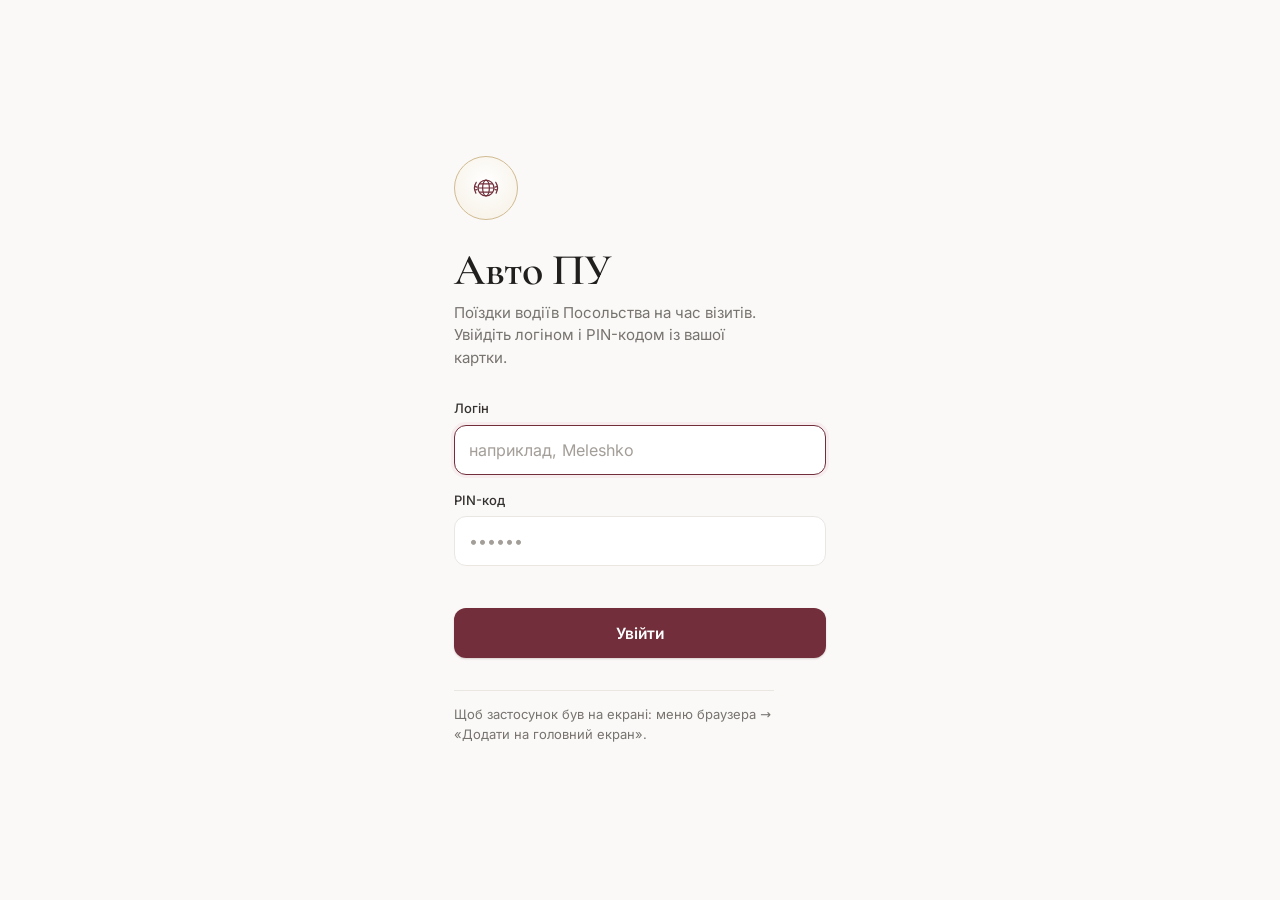
<file: index.html>
<!DOCTYPE html>
<html lang="uk">
<head>
<meta charset="utf-8">
<meta name="viewport" content="width=device-width, initial-scale=1, viewport-fit=cover">
<meta name="robots" content="noindex, nofollow">
<meta name="apple-mobile-web-app-capable" content="yes">
<meta name="mobile-web-app-capable" content="yes">
<meta name="apple-mobile-web-app-status-bar-style" content="default">
<meta name="apple-mobile-web-app-title" content="Авто ПУ">
<meta name="theme-color" content="#FAF9F7">
<title>Авто ПУ</title>
<link rel="manifest" href="manifest.webmanifest">
<link rel="apple-touch-icon" href="icon-180.png">
<link rel="icon" href="icon-192.png">
<link rel="preload" href="fonts/cormorant-garamond-cyrillic-600-normal.woff2" as="font" type="font/woff2" crossorigin>
<link rel="preload" href="fonts/inter-cyrillic-wght-normal.woff2" as="font" type="font/woff2" crossorigin>
<link rel="stylesheet" href="style.css?v=48">
</head>
<body>
<div id="app"></div>
<script src="car3d.js?v=9"></script>
<script>
'use strict';
// ====== КОНФІГ ======
const API = 'https://script.google.com/macros/s/AKfycby_EiW3rkzB-XIaQqPVt6BPVP7mh8-fr6v3OdwIfBRiUlZuuS5rS34_6qDjnSlHCK3L/exec';
const POLL_MS = 60000;

// ====== утиліти ======
const $ = (s, r = document) => r.querySelector(s);
function h(tag, props, ...kids) {
  const el = document.createElement(tag);
  if (props) for (const [k, v] of Object.entries(props)) {
    if (v == null || v === false) continue;
    if (k === 'class') el.className = v;
    else if (k === 'style') el.style.cssText = v;
    else if (k === 'html') el.innerHTML = v; // лише статичні іконки з цього файлу
    else if (k.startsWith('on')) el.addEventListener(k.slice(2), v);
    else if (k === 'value') el.value = v;
    else el.setAttribute(k, v === true ? '' : v);
  }
  for (const c of kids.flat(Infinity)) if (c != null && c !== false) el.append(c.nodeType ? c : String(c));
  return el;
}
const I = {
  car: '<svg viewBox="0 0 24 24" fill="none" stroke="currentColor" stroke-width="2" stroke-linecap="round" stroke-linejoin="round"><path d="M5 17h14M5 17a2 2 0 1 0 4 0M15 17a2 2 0 1 0 4 0M3 17v-5l2-5h14l2 5v5"/><path d="M3 12h18"/></svg>',
  ref: '<svg viewBox="0 0 24 24" fill="none" stroke="currentColor" stroke-width="2.2" stroke-linecap="round"><path d="M21 12a9 9 0 1 1-2.6-6.4"/><path d="M21 4v5h-5"/></svg>',
  out: '<svg viewBox="0 0 24 24" fill="none" stroke="currentColor" stroke-width="2" stroke-linecap="round"><path d="M15 4h4v16h-4M10 8l-4 4 4 4M6 12h10"/></svg>',
  ph: '<svg viewBox="0 0 24 24" fill="currentColor"><path d="M6.6 10.8a15.1 15.1 0 0 0 6.6 6.6l2.2-2.2c.3-.3.7-.4 1-.2 1.1.4 2.3.6 3.6.6.6 0 1 .4 1 1V20c0 .6-.4 1-1 1A17 17 0 0 1 3 4c0-.6.4-1 1-1h3.5c.6 0 1 .4 1 1 0 1.3.2 2.5.6 3.6.1.3 0 .7-.2 1z"/></svg>',
  nav: '<svg viewBox="0 0 24 24" width="14" height="14" fill="currentColor"><path d="M21 3 3 10.5l7.2 2.3L12.5 20z"/></svg>',
  plus: '<svg viewBox="0 0 24 24" width="20" height="20" fill="none" stroke="currentColor" stroke-width="2.6" stroke-linecap="round"><path d="M12 5v14M5 12h14"/></svg>',
  x: '<svg viewBox="0 0 24 24" width="20" height="20" fill="none" stroke="currentColor" stroke-width="2.4" stroke-linecap="round"><path d="M6 6l12 12M18 6 6 18"/></svg>',
  l: '<svg viewBox="0 0 24 24" width="20" height="20" fill="none" stroke="currentColor" stroke-width="2.4" stroke-linecap="round"><path d="M15 5l-7 7 7 7"/></svg>',
  r: '<svg viewBox="0 0 24 24" width="20" height="20" fill="none" stroke="currentColor" stroke-width="2.4" stroke-linecap="round"><path d="M9 5l7 7-7 7"/></svg>',
  share: '<svg viewBox="0 0 24 24" width="18" height="18" fill="none" stroke="currentColor" stroke-width="2" stroke-linecap="round" stroke-linejoin="round"><path d="M12 3v12M7 8l5-5 5 5"/><path d="M5 13v6a2 2 0 0 0 2 2h10a2 2 0 0 0 2-2v-6"/></svg>',
  note: '<svg viewBox="0 0 24 24" width="18" height="18" fill="none" stroke="currentColor" stroke-width="2" stroke-linecap="round"><path d="M4 20h4L19 9l-4-4L4 16z"/></svg>'
};
Object.assign(I, {
  home: '<svg viewBox="0 0 24 24" fill="none" stroke="currentColor" stroke-width="1.6" stroke-linecap="round" stroke-linejoin="round"><path d="M3 10.5 12 3l9 7.5"/><path d="M5 9.5V20h14V9.5"/><path d="M10 20v-6h4v6"/></svg>',
  cal: '<svg viewBox="0 0 24 24" fill="none" stroke="currentColor" stroke-width="1.6" stroke-linecap="round"><rect x="3.5" y="5" width="17" height="15" rx="2"/><path d="M3.5 10h17M8 3v4M16 3v4"/></svg>',
  list: '<svg viewBox="0 0 24 24" fill="none" stroke="currentColor" stroke-width="1.6" stroke-linecap="round"><path d="M9 6h11M9 12h11M9 18h11"/><circle cx="4.5" cy="6" r="1"/><circle cx="4.5" cy="12" r="1"/><circle cx="4.5" cy="18" r="1"/></svg>',
  pin: '<svg viewBox="0 0 24 24" fill="none" stroke="currentColor" stroke-width="1.6" stroke-linecap="round" stroke-linejoin="round"><path d="M12 21s7-6.2 7-11.5A7 7 0 0 0 5 9.5C5 14.8 12 21 12 21Z"/><circle cx="12" cy="9.5" r="2.5"/></svg>',
  fleet: '<svg viewBox="0 0 24 24" fill="none" stroke="currentColor" stroke-width="1.6" stroke-linecap="round" stroke-linejoin="round"><path d="M4 16.5h16M5 16.5V12l2-4.5h10L19 12v4.5"/><path d="M5 12h14"/><circle cx="8" cy="17.5" r="1.6"/><circle cx="16" cy="17.5" r="1.6"/></svg>',
  plane: '<svg viewBox="0 0 24 24" fill="none" stroke="currentColor" stroke-width="1.6" stroke-linejoin="round"><path d="M21 15.5v-1.8l-7.6-4.6V4.2a1.4 1.4 0 0 0-2.8 0v4.9L3 13.7v1.8l7.6-2.3v4.6l-1.9 1.4V21l3.3-.9 3.3.9v-1.8l-1.9-1.4v-4.6z"/></svg>',
  radio: '<svg viewBox="0 0 24 24" fill="none" stroke="currentColor" stroke-width="1.6" stroke-linecap="round" stroke-linejoin="round"><rect x="3" y="8" width="18" height="12" rx="2.5"/><path d="m7 8 10-5"/><circle cx="15.5" cy="14" r="2.6"/><path d="M6.5 12.5h4M6.5 15.5h4"/></svg>',
  play: '<svg viewBox="0 0 24 24" fill="currentColor"><path d="M8 5.5v13a1 1 0 0 0 1.5.86l10.5-6.5a1 1 0 0 0 0-1.72L9.5 4.64A1 1 0 0 0 8 5.5z"/></svg>',
  pause: '<svg viewBox="0 0 24 24" fill="currentColor"><rect x="6.5" y="5" width="4" height="14" rx="1.2"/><rect x="13.5" y="5" width="4" height="14" rx="1.2"/></svg>',
  search: '<svg viewBox="0 0 24 24" fill="none" stroke="currentColor" stroke-width="1.8" stroke-linecap="round"><circle cx="11" cy="11" r="6.5"/><path d="m20 20-4.2-4.2"/></svg>',
  user: '<svg viewBox="0 0 24 24" fill="none" stroke="currentColor" stroke-width="1.6" stroke-linecap="round"><circle cx="12" cy="8" r="3.5"/><path d="M5 20c1.2-3.6 4-5.5 7-5.5s5.8 1.9 7 5.5"/></svg>',
  road: '<svg viewBox="0 0 24 24" fill="none" stroke="currentColor" stroke-width="1.6" stroke-linecap="round" stroke-linejoin="round"><circle cx="6" cy="18" r="2"/><circle cx="18" cy="6" r="2"/><path d="M8 18h6.5a3.5 3.5 0 0 0 0-7h-5a3.5 3.5 0 0 1 0-7H16"/></svg>',
  bell: '<svg viewBox="0 0 24 24" fill="none" stroke="currentColor" stroke-width="1.6" stroke-linecap="round" stroke-linejoin="round"><path d="M6 16V11a6 6 0 0 1 12 0v5l1.5 2h-15Z"/><path d="M10 20.5a2 2 0 0 0 4 0"/></svg>',
  warn: '<svg viewBox="0 0 24 24" fill="none" stroke="currentColor" stroke-width="1.8" stroke-linecap="round" stroke-linejoin="round"><path d="M12 4 2.8 19.5h18.4Z"/><path d="M12 10v4.5M12 17.2v.1"/></svg>',
  info: '<svg viewBox="0 0 24 24" fill="none" stroke="currentColor" stroke-width="1.8" stroke-linecap="round"><circle cx="12" cy="12" r="8.5"/><path d="M12 11v5.5M12 7.8v.1"/></svg>',
  check: '<svg viewBox="0 0 24 24" fill="none" stroke="currentColor" stroke-width="2" stroke-linecap="round" stroke-linejoin="round"><path d="m5 12.5 4.5 4.5L19 7.5"/></svg>',
  sig: '<svg viewBox="0 0 24 24" fill="none" stroke="currentColor" stroke-width="1.6" stroke-linecap="round"><path d="M12 13v8"/><circle cx="12" cy="11" r="1.8"/><path d="M8.2 7.8a5.5 5.5 0 0 0 0 6.4M15.8 7.8a5.5 5.5 0 0 1 0 6.4M5.2 5a9.5 9.5 0 0 0 0 12M18.8 5a9.5 9.5 0 0 1 0 12"/></svg>',
  crest: '<svg viewBox="0 0 32 32" fill="none" stroke="currentColor" stroke-width="1.3" stroke-linecap="round"><circle cx="16" cy="16" r="8.5"/><ellipse cx="16" cy="16" rx="3.6" ry="8.5"/><path d="M7.5 16h17M9 11.5h14M9 20.5h14"/><path d="M5.2 21.5C3.3 18 3.4 13.4 5.6 10M26.8 21.5c1.9-3.5 1.8-8.1-.4-11.5"/><path d="M4.6 14.5l1.8.6M4.7 18l1.8-.2M27.4 14.5l-1.8.6M27.3 18l-1.8-.2"/></svg>'
});
const ico = n => h('span', { html: I[n], style: 'display:inline-flex' });
const DOW = ['неділя', 'понеділок', 'вівторок', 'середа', 'четвер', "п'ятниця", 'субота'];
const DOW_S = ['нд', 'пн', 'вт', 'ср', 'чт', 'пт', 'сб'];
const MON = ['січня', 'лютого', 'березня', 'квітня', 'травня', 'червня', 'липня', 'серпня', 'вересня', 'жовтня', 'листопада', 'грудня'];
const ST_COL = { 'призначено': 'var(--st-pr)', 'прийнято': 'var(--st-ok)', 'в дорозі': 'var(--st-go)', 'на місці': 'var(--st-at)', 'з пасажирами': 'var(--st-pax)', 'завершено': 'var(--st-done)', 'відмінено': 'var(--st-x)' };
const ACTIVE = ['в дорозі', 'на місці', 'з пасажирами'];
// Наступний крок для водія: куди перевести статус, підпис кнопки, куди вести навігацію.
function nextStep(t) {
  switch (t.status) {
    case 'призначено': return { to: 'прийнято', label: 'Прийняв завдання' };
    case 'прийнято': return { to: 'в дорозі', label: 'Їду на подачу', nav: 'from', hint: 'Відкриється навігація до місця подачі' };
    case 'в дорозі': return { to: 'на місці', label: 'Я на місці подачі' };
    case 'на місці': return t.to ? { to: 'з пасажирами', label: 'Пасажири в авто — їдемо', nav: 'to', hint: 'Відкриється навігація до місця призначення' } : { to: 'завершено', label: 'Завершив' };
    case 'з пасажирами': return { to: 'завершено', label: 'Прибули — завершити' };
    default: return null;
  }
}
const ls = {
  get(k, d) { try { const v = localStorage.getItem('apu.' + k); return v == null ? d : JSON.parse(v); } catch { return d; } },
  set(k, v) { try { localStorage.setItem('apu.' + k, JSON.stringify(v)); } catch {} },
  del(k) { try { localStorage.removeItem('apu.' + k); } catch {} }
};
function dObj(iso) { return new Date(iso + 'T12:00:00'); }
function addDays(iso, n) { const d = dObj(iso); d.setDate(d.getDate() + n); return iso8(d); }
function iso8(d) { return d.getFullYear() + '-' + String(d.getMonth() + 1).padStart(2, '0') + '-' + String(d.getDate()).padStart(2, '0'); }
function dayTitle(iso, today) {
  const d = dObj(iso), base = d.getDate() + ' ' + MON[d.getMonth()];
  if (iso === today) return 'Сьогодні, ' + base;
  if (iso === addDays(today, 1)) return 'Завтра, ' + base;
  if (iso === addDays(today, -1)) return 'Вчора, ' + base;
  return DOW[d.getDay()][0].toUpperCase() + DOW[d.getDay()].slice(1) + ', ' + base;
}
function mins(t) {
  const m = /(\d{1,2})[:.](\d{2})/.exec(String(t || ''));
  return m ? Number(m[1]) * 60 + Number(m[2]) : null;
}
function hhmm(m) { return String(Math.floor(m / 60) % 24).padStart(2, '0') + ':' + String(m % 60).padStart(2, '0'); }
function span(t) {
  const all = String(t.tFrom || '').match(/\d{1,2}[:.]\d{2}/g) || [];
  const s = all.length ? mins(all[0]) : mins(t.tTo);
  let e = all.length > 1 ? mins(all[1]) : mins(t.tTo);
  if (s == null) return null;
  // Авто в кортежі зайняте майже весь день: якщо не вказано, до котрої, — до 22:00.
  if (isMotor(t) && (all.length < 2 && mins(t.tTo) == null)) e = Math.max(s + 60, 22 * 60);
  if (e == null || e <= s) e = s + 60;
  return [s, e];
}
function isMotor(t) { return !!t && /^(так|true|1|✓|yes|кортеж)$/i.test(String(t.motor || '').trim()); }
function fmtT(t) { const m = mins(t); return m == null ? (t || '—') : hhmm(m); }
// Дзвінки: за замовчуванням через WhatsApp (безкоштовно, у водіїв є лише WhatsApp); можна перемкнути на звичайний телефон.
function waNum(p) { let n = String(p || '').replace(/[^\d+]/g, ''); if (n.startsWith('+')) n = n.slice(1); else if (n.startsWith('00')) n = n.slice(2); else if (n.startsWith('0')) n = '49' + n.slice(1); return n; }
function callMode() { return ls.get('call', 'wa'); }
function tel(p) { return callMode() === 'tel' ? 'tel:' + String(p).replace(/[^\d+]/g, '') : 'https://wa.me/' + waNum(p); }
function callToggle() { return h('button', { class: S.user?.admin ? '' : 'tool', onclick: () => { ls.set('call', callMode() === 'wa' ? 'tel' : 'wa'); render(); toast(callMode() === 'wa' ? 'Дзвінки — через WhatsApp' : 'Дзвінки — звичайним телефоном'); } }, h('span', { html: I.ph, style: 'display:flex' }), 'Дзвінки: ' + (callMode() === 'wa' ? 'WhatsApp' : 'телефон')); }
function fmtPhone(p) { return String(p || '').replace(/^\+?(\d{2,3})(\d{2,3})(\d{3})(\d{2})(\d{2,})$/, '+$1 $2 $3 $4 $5'); }
const URL_RE = /https?:\/\/\S+/;
// Точка з таблиці → {url} (готове посилання на карту) або {q} (адреса для пошуку).
function resolvePoint(point) {
  const p = String(point || '').trim();
  if (!p) return null;
  const u = URL_RE.exec(p); if (u) return { url: u[0], q: p.replace(URL_RE, '').trim() };
  const low = p.toLowerCase();
  const pl = typeof PLACES !== 'undefined' && PLACES.find(x => low === x.name.toLowerCase() || low === x.short.toLowerCase());
  if (pl) return { url: 'https://www.google.com/maps/search/?api=1&query=' + pl.lat + ',' + pl.lng, q: pl.lat + ',' + pl.lng };
  const a = (S.data?.addresses || []).find(x => low === x.name.toLowerCase() || low.startsWith(x.name.toLowerCase()));
  if (a) return URL_RE.test(a.nav) ? { url: URL_RE.exec(a.nav)[0], q: p } : { q: a.nav };
  return { q: /berlin|schönefeld|ber\b|\d{5}/i.test(p) ? p : p + ', Berlin' };
}
function mapsApp() { return ls.get('maps', 'google'); }
// Навігація від поточної позиції до точки.
function navHref(point) {
  const r = resolvePoint(point); if (!r) return null;
  if (r.url) return r.url;
  if (mapsApp() === 'apple') return 'https://maps.apple.com/?daddr=' + encodeURIComponent(r.q) + '&dirflg=d';
  return 'https://www.google.com/maps/dir/?api=1&destination=' + encodeURIComponent(r.q) + '&travelmode=driving&dir_action=navigate';
}
// Посилання «показати точку на карті» (для повідомлень колегам).
function placeHref(point) {
  const r = resolvePoint(point); if (!r) return null;
  return r.url || 'https://www.google.com/maps/search/?api=1&query=' + encodeURIComponent(r.q);
}
// Маршрут через кілька зупинок (лише Google Maps підтримує проміжні точки в посиланні).
function routeHref(points) {
  const qs = [];
  points.forEach(p => { const r = resolvePoint(p); if (!r) return; const q = r.url ? (r.q || p) : r.q; if (q && qs[qs.length - 1] !== q) qs.push(q); });
  if (!qs.length) return null;
  const dest = qs.pop(), wp = qs.slice(-8);
  return 'https://www.google.com/maps/dir/?api=1&destination=' + encodeURIComponent(dest) + (wp.length ? '&waypoints=' + encodeURIComponent(wp.join('|')) : '') + '&travelmode=driving';
}
function flightHref(f) { const m = /\b([A-Z0-9]{2}|[A-Z]{3})\s?(\d{1,4})\b/i.exec(String(f || '')); return m ? 'https://www.flightradar24.com/data/flights/' + (m[1] + m[2]).toLowerCase() : null; }
function cleanPt(p) { return String(p || '').replace(URL_RE, '').replace(/\s+/g, ' ').replace(/[,\s]+$/, '').trim(); }
function nowMin() { const n = new Date(); return n.getHours() * 60 + n.getMinutes(); }
// Текст для запиту маршруту в Google: адреса з довідника, а для коротких посилань — зрозуміла назва.
function etaQuery(point) {
  const r = resolvePoint(point); if (!r) return '';
  if (!r.url || /^-?\d+\.\d+,-?\d+\.\d+$/.test(r.q)) return r.q;
  const p = cleanPt(point);
  if (/урядов|ber|аеропорт|аэропорт|flughafen/i.test(p)) return 'Flughafen Berlin Brandenburg, Schönefeld';
  return p + ', Berlin';
}
const round5 = (x, up) => (up ? Math.ceil(x / 5) : Math.floor(x / 5)) * 5;
function etaRange(sec) { const m = sec / 60; const lo = Math.max(5, round5(m * 0.95)), hi = Math.max(lo + 5, round5(m * 1.2, true)); return [lo, hi]; }
const _eta = {};
async function getEta(origin, dest, date, time) {
  const k = [origin, dest, date, time].join('|');
  if (!_eta[k]) _eta[k] = api('eta', { origin, dest, date, time }).catch(e => { delete _eta[k]; throw e; });
  return _eta[k];
}
function dur(m) { m = Math.abs(m); return m >= 60 ? Math.floor(m / 60) + ' год ' + (m % 60 ? (m % 60) + ' хв' : '') : m + ' хв'; }
function tripHash(t) { return [t.date, t.tFrom, t.from, t.tTo, t.to, t.people, t.pax, t.car, t.flight, t.route, t.contact, t.type, t.status === 'відмінено' ? 'x' : ''].join('|'); }
// Підказка внизу; з o.undo — кнопка «Скасувати» (6 с), щоб повернути зроблене одним дотиком.
function toast(msg, o = {}) {
  document.querySelectorAll('.toast').forEach(x => x.remove());
  const el = h('div', { class: 'toast' + (o.undo ? ' has-undo' : ''), role: 'status' }, h('span', null, msg),
    o.undo ? h('button', { class: 'undo', onclick: () => { el.remove(); o.undo(); } }, 'Скасувати') : null);
  document.body.append(el);
  setTimeout(() => { el.classList.add('out'); setTimeout(() => el.remove(), 260); }, o.undo ? 6000 : 2600);
}

// ====== API ======
const RO_BLOCK = ['status', 'note', 'save', 'pos', 'presSave', 'mediaPut', 'otSelf', 'otConfig', 'stageOpen'];
async function api(action, payload = {}) {
  if (S.ro && RO_BLOCK.includes(action)) { toast('Режим перегляду: у кабінеті водія нічого не змінюється'); throw new Error('Режим перегляду'); }
  const res = await fetch(API, { method: 'POST', body: JSON.stringify({ action, token: S.token, ...payload }) });
  if (!res.ok) throw new Error('Сервер недоступний (' + res.status + ')');
  const j = await res.json();
  if (!j.ok && j.error === 'auth') { logout(j.message); throw new Error(j.message); }
  if (!j.ok) throw new Error(j.error || 'Помилка');
  return j;
}

// ====== Черга без зв'язку ======
// Дії водія (статус, коментар) і переноси в розкладі показуються одразу, а на сервер ідуть у фоні.
// Без мережі вони чекають у пам'яті телефона й надсилаються, щойно з'явиться зв'язок.
const OUTBOX = { list: [], busy: false };
try { OUTBOX.list = JSON.parse(localStorage.getItem('apu.outbox') || '[]'); } catch {}
const saveOutbox = () => { try { localStorage.setItem('apu.outbox', JSON.stringify(OUTBOX.list)); } catch {} paintOutbox(); };
const isNet = e => !navigator.onLine || /fetch|network|Load failed|недоступний|NetworkError/i.test(e?.message || '');
async function send(action, payload) {
  try { return await api(action, payload); }
  catch (e) {
    if (S.ro || !isNet(e)) throw e;
    OUTBOX.list.push({ action, payload, at: Date.now() }); saveOutbox();
    return { ok: true, queued: true };
  }
}
async function flushOutbox() {
  if (OUTBOX.busy || !OUTBOX.list.length || !navigator.onLine || S.ro) return;
  OUTBOX.busy = true;
  try {
    while (OUTBOX.list.length) {
      const it = OUTBOX.list[0];
      try { await api(it.action, it.payload); }
      catch (e) { if (isNet(e)) break; toast('Не вдалося надіслати: ' + e.message); }
      OUTBOX.list.shift(); saveOutbox();
    }
  } finally { OUTBOX.busy = false; paintOutbox(); }
}
function applyOutbox(d) {
  OUTBOX.list.forEach(it => {
    const t = d.trips.find(x => x.uid === (it.payload.uid || it.payload.trip?.uid)); if (!t) return;
    if (it.action === 'status') t.status = it.payload.status;
    if (it.action === 'note') t.note = it.payload.note;
    if (it.action === 'save') Object.assign(t, it.payload.trip);
  });
}
function paintOutbox() {
  const el = document.getElementById('obx'); if (!el) return;
  const n = OUTBOX.list.length;
  el.hidden = !n;
  el.textContent = n ? 'Без зв’язку: ' + n + ' ' + (n === 1 ? 'зміна чекає' : 'змін чекають') + ' на надсилання. Надішлю автоматично.' : '';
}
const EDIT_KEYS = ['id', 'type', 'date', 'tFrom', 'from', 'tTo', 'to', 'route', 'pax', 'people', 'car', 'status', 'deleg', 'resp', 'note', 'contact', 'flight', 'driver', 'motor'];
const snapTrip = t => { const o = { uid: t.uid }; EDIT_KEYS.forEach(k => o[k] = t[k] ?? ''); return o; };

// ====== Імена: «Ім'я Прізвище», без по батькові ======
const FIRST_NAMES = new Set(('олександр олексій сергій віктор арнольд павло антон єгор василь святослав андрій дмитро іван микола михайло олег юрій володимир петро роман тарас богдан ігор максим артем євген віталій вадим руслан степан григорій леонід анатолій валерій валентин костянтин денис ярослав назар остап федір геннадій борис станіслав владислав данило кирило тимур едуард ростислав мирослав марко матвій ілля яків захар орест любомир всеволод вячеслав в\'ячеслав '
  + 'олена ольга наталія наталя тетяна ірина марія анна ганна юлія оксана світлана людмила катерина галина лариса вікторія роксолана христина софія дарія анастасія алла валентина надія любов віра інна яна мар\'яна лілія ніна аліна діана крістіна олександра євгенія ксенія соломія злата уляна '
  + 'александр алексей сергей виктор павел андрей дмитрий николай михаил юрий владимир игорь евгений виталий григорий анатолий константин денис илья елена ольга наталья татьяна ирина мария юлия светлана екатерина виктория').split(/\s+/));
const isPatr = w => /(ович|евич|йович|івна|ївна|овна|евна|ична|ічна)$/i.test(w);
function personName(n) {
  const s = String(n || '').trim(); if (!s) return '';
  if (/[\/;]/.test(s)) return s.split(/\s*[\/;]\s*/).filter(Boolean).map(personName).join(' / ');
  const w = s.split(/\s+/).filter(Boolean); if (w.length < 2) return s;
  const core = w.filter((x, i) => !(i > 0 && isPatr(x)));
  const low = x => x.toLowerCase().replace(/[’`ʼ]/g, "'");
  const fi = core.findIndex(x => FIRST_NAMES.has(low(x)));
  if (fi < 0) return core.slice(0, 2).join(' ');
  const rest = core.filter((_, i) => i !== fi);
  return core[fi] + (rest.length ? ' ' + rest[rest.length - 1] : '');
}
// Нормалізуємо імена одразу після завантаження — так усі екрани показують «Віктор Цимбал».
function normData(d) {
  if (!d) return d;
  (d.cars || []).forEach(c => { if (c.driver) c.driver = personName(c.driver); if (c.drivers) c.drivers = c.drivers.map(personName); });
  (d.drivers || []).forEach(x => x.name = personName(x.name));
  (d.coordinators || []).forEach(x => x.name = personName(x.name));
  (d.trips || []).forEach(t => { if (t.driver) t.driver = personName(t.driver); });
  if (d.user?.name) d.user.name = personName(d.user.name);
  return d;
}

// ====== стан ======
const S = {
  token: ls.get('token', null), user: (u => (u?.name && (u.name = personName(u.name)), u))(ls.get('user', null)), data: normData(ls.get('data', null)), loadedAt: ls.get('loadedAt', null),
  loading: false, error: '', offline: false,
  view: ls.get('view', 'home'), day: null, filter: '', q: '', seen: ls.get('seen', null)
};

function logout(msg) {
  if (geoOn() && S.token) { try { geoStop(true); } catch {} ls.set('geo', false); }
  ['token', 'user', 'data', 'loadedAt', 'seen'].forEach(ls.del);
  Object.assign(S, { token: null, user: null, data: null, seen: null });
  renderLogin(msg || '');
}

async function load(range, quiet) {
  if (S.loading) return;
  S.loading = true; paintBusy();
  let same = false;
  try {
    await flushOutbox();
    if (S.ro) { const d = normData(await api('asDriver', { login: S.ro.login })); if (!S.ro) return; S.data = d; S.user = d.user; S.loadedAt = Date.now(); S.error = ''; S.offline = false; return; }
    const d = normData(await api('data', range || (S.user?.admin && S.data ? { from: S.data.from, to: S.data.to } : {})));
    applyOutbox(d);
    if (!range) notifyNew(S.data, d);
    // Фонове оновлення без змін у даних не перебудовує екран (не перезапускає анімації, не смикає прокрутку).
    const sig = JSON.stringify({ ...d, now: 0, track: Array.isArray(d.track) ? d.track.map(x => [x.name, Math.floor((x.t || 0) / 6e5)]) : d.track && Math.floor((d.track.t || 0) / 6e5) });
    same = quiet && sig === S.sig && !S.error;
    S.sig = sig;
    S.data = d; S.user = d.user; S.loadedAt = Date.now(); S.error = ''; S.offline = false;
    if (!S.day || (S.day < d.from || S.day > d.to)) S.day = d.today;
    if (!S.seen) { S.seen = {}; d.trips.forEach(t => S.seen[t.uid] = tripHash(t)); ls.set('seen', S.seen); }
    ls.set('data', d); ls.set('user', d.user); ls.set('loadedAt', S.loadedAt);
  } catch (e) {
    S.error = e.message; S.offline = !navigator.onLine || /fetch|network|Load failed/i.test(e.message);
  } finally {
    S.loading = false;
    if (S.token) { if (same) { paintBusy(); const u = $('#upd'); if (u) u.textContent = 'оновлено о ' + hhmm(nowMin()); } else render(); }
  }
}
function paintBusy() { const b = $('#refresh'); if (b) b.classList.toggle('spin', S.loading); }
function markSeen(t) { S.seen = S.seen || {}; S.seen[t.uid] = tripHash(t); ls.set('seen', S.seen); }
// Сповіщення, поки застосунок відкритий: нові/змінені поїздки → вібрація, звук, системне сповіщення.
function notifyNew(before, after) {
  if (!before) return;
  const old = new Map(before.trips.map(t => [t.uid, tripHash(t)]));
  const fresh = after.trips.filter(t => t.status !== 'завершено' && (!old.has(t.uid) || old.get(t.uid) !== tripHash(t)));
  if (!fresh.length) return;
  const t = fresh[0];
  const title = (old.has(t.uid) ? 'Змінено поїздку' : 'Нова поїздка') + (fresh.length > 1 ? ' (+' + (fresh.length - 1) + ')' : '');
  const body = dayTitle(t.date, after.today) + ' · ' + fmtT(t.tFrom) + ' · ' + cleanPt(t.from) + (t.to ? ' → ' + cleanPt(t.to) : '');
  try { navigator.vibrate?.([200, 100, 200]); } catch {}
  try { const a = new (window.AudioContext || window.webkitAudioContext)(), o = a.createOscillator(), g = a.createGain(); o.frequency.value = 880; g.gain.value = .08; o.connect(g); g.connect(a.destination); o.start(); o.stop(a.currentTime + .25); } catch {}
  if ('Notification' in window && Notification.permission === 'granted') navigator.serviceWorker?.ready.then(r => r.showNotification(title, { body, tag: 'apu-' + t.uid, icon: 'icon-192.png' })).catch(() => {});
  if (!document.querySelector('.toast.has-undo')) toast(title + ': ' + body);
}
function badgeOf(t) {
  if (!S.seen) return null;
  if (!(t.uid in S.seen)) return 'Нове';
  if (S.seen[t.uid] !== tripHash(t)) return 'Змінено';
  return null;
}

// ====== ВХІД ======
function renderLogin(msg) {
  document.body.classList.remove('wide');
  const app = $('#app'); app.replaceChildren();
  const err = h('div', { class: 'err' }, msg || '');
  const login = h('input', { class: 'inp', autocomplete: 'username', autocapitalize: 'none', autocorrect: 'off', spellcheck: 'false', placeholder: 'наприклад, Meleshko', value: ls.get('lastLogin', '') });
  const pin = h('input', { class: 'inp num', type: 'password', inputmode: 'numeric', pattern: '[0-9]*', autocomplete: 'current-password', maxlength: '8', placeholder: '••••••' });
  const btn = h('button', { class: 'btn', type: 'submit' }, 'Увійти');
  const form = h('form', {
    onsubmit: async e => {
      e.preventDefault(); err.textContent = ''; btn.disabled = true; btn.textContent = 'Перевіряю…';
      try {
        const j = await api('login', { login: login.value.trim(), pin: pin.value.trim() });
        S.token = j.token; S.user = j.user; ls.set('token', j.token); ls.set('user', j.user); ls.set('lastLogin', login.value.trim());
        S.data = null; S.seen = null; ls.del('seen');
        render(); load();
      } catch (x) { err.textContent = x.message; btn.disabled = false; btn.textContent = 'Увійти'; pin.value = ''; pin.focus(); }
    }
  },
    h('label', { class: 'fld' }, h('span', null, 'Логін'), login),
    h('label', { class: 'fld' }, h('span', null, 'PIN-код'), pin),
    err, btn);
  const ios = /iphone|ipad|ipod/i.test(navigator.userAgent), standalone = navigator.standalone || matchMedia('(display-mode: standalone)').matches;
  app.append(h('div', { class: 'login' },
    h('div', { class: 'crest', 'aria-hidden': 'true', html: I.crest }),
    h('h2', null, 'Авто ПУ'),
    h('p', null, 'Поїздки водіїв Посольства на час візитів. Увійдіть логіном і PIN-кодом із вашої картки.'),
    form,
    !standalone ? h('div', { class: 'hint' }, ios
      ? 'Щоб застосунок був на екрані: у Safari натисніть «Поділитися» ⬆︎ → «На початковий екран».'
      : 'Щоб застосунок був на екрані: меню браузера → «Додати на головний екран».') : null));
  setTimeout(() => (login.value ? pin : login).focus(), 50);
}

// ====== ГОЛОВНИЙ РЕНДЕР ======
// Фоновий трекінг через OwnTracks: сервер готовий, у меню вмикається тут.
const SHOW_OT = true;
const VIEWS = [['home', 'Огляд', 'home'], ['timeline', 'Розклад', 'cal'], ['list', 'Поїздки', 'list'], ['map', 'Карта', 'pin'], ['cars', 'Автопарк', 'fleet'], ['drivers', 'Водії', 'user'], ['flights', 'Рейси', 'plane'], ['radio', 'Радіо', 'radio']];
const VIEW_TITLE = { home: 'Огляд', timeline: 'Розклад дня', list: 'Поїздки', map: 'Карта', cars: 'Автопарк', drivers: 'Кабінети водіїв', radio: 'Радіо', flights: 'Рейси' };
function setView(k) { if (S.view === k) return; S.view = k; ls.set('view', k); S.filter = ''; swapView(() => { render(); scrollTo(0, 0); }); }
const REDUCED = matchMedia('(prefers-reduced-motion: reduce)');
// Плавна зміна екрана (View Transitions, як у iOS): старий кадр тане, новий підіймається.
function swapView(fn, dir) {
  if (!document.startViewTransition || REDUCED.matches) return fn();
  document.documentElement.dataset.vt = dir || 'fwd';
  document.startViewTransition(fn).finished.finally(() => delete document.documentElement.dataset.vt);
}
function initials(n) { const p = personName(n).split(/\s+/); return ((p[0] || '?')[0] || '?').toUpperCase(); }
// Бічна панель (лише для координатора на широкому екрані; на телефоні — вкладки під шапкою).
function sideNav() {
  const d = S.data, today = d?.today, list = d ? d.trips.filter(t => t.date === today) : [];
  const live = list.filter(t => ACTIVE.includes(t.status)).length;
  return h('aside', { class: 'side', 'aria-label': 'Навігація' },
    h('div', { class: 'brand' }, h('span', { class: 'mark', html: I.crest }), h('div', null, h('b', null, 'Авто ПУ'), h('span', null, 'Посольство у ФРН'))),
    h('nav', { class: 'snav' }, VIEWS.map(([k, l, ic]) => h('button', { class: S.view === k ? 'on' : '', 'aria-current': S.view === k ? 'page' : null, onclick: () => setView(k) }, h('span', { html: I[ic], style: 'display:flex' }), l,
      k === 'map' && live ? h('span', { class: 'cnt', title: 'зараз у дорозі' }, live) : null))),
    h('hr'),
    h('nav', { class: 'snav' }, SHOW_OT ? h('button', { onclick: otSheet }, h('span', { html: I.sig, style: 'display:flex' }), 'Фоновий трекінг') : null,
      h('button', { onclick: () => shareSheet((d?.trips || []).filter(t => t.date === (S.day || today)), { day: true }) }, h('span', { html: I.share, style: 'display:flex' }), 'Розклад для WhatsApp'),
      callToggle(),
      h('button', { onclick: hotkeysSheet, title: 'Гарячі клавіші (?)' }, h('span', { class: 'hk-ico' }, '⌘'), 'Гарячі клавіші')),
    h('div', { class: 'sp' }),
    h('div', { class: 'me' }, h('i', null, initials(S.user?.name)), h('div', null, h('b', null, S.user?.name || ''), h('span', null, 'Координатор')),
      h('button', { 'aria-label': 'Вийти', title: 'Вийти', html: I.out, onclick: () => { if (confirm('Вийти із застосунку?')) logout(); } })));
}
function render() {
  if (!S.token) return renderLogin();
  const coord = !!S.user?.admin && !S.ro;
  document.body.classList.toggle('ro', !!S.ro);
  if (coord && !VIEWS.some(v => v[0] === S.view)) S.view = 'home';
  document.body.classList.toggle('wide', coord);
  const app = $('#app'); app.replaceChildren();
  const updated = S.loadedAt ? 'оновлено о ' + new Date(S.loadedAt).toLocaleTimeString('uk-UA', { hour: '2-digit', minute: '2-digit' }) : 'завантаження…';
  const top = h('header', { class: 'top' },
    h('div', { class: 'top-row' },
      h('div', { style: 'flex:1;min-width:0' },
        h('h1', null, coord ? (VIEW_TITLE[S.view] || 'Координація авто') : (S.user?.name || 'Мої поїздки')),
        h('div', { class: 'sub' }, h('span', null, coord ? S.user?.name : carsLine()), h('span', { id: 'upd' }, updated))),
      coord ? h('button', { class: 'ib kbtn', 'aria-label': 'Пошук', title: 'Пошук (⌘K)', onclick: () => palette() }, h('span', { html: I.search, style: 'display:flex' }), h('kbd', null, IS_MAC ? '⌘K' : 'Ctrl K')) : null,
      h('button', { class: 'ib' + (S.loading ? ' spin' : ''), id: 'refresh', 'aria-label': 'Оновити', title: 'Оновити', html: I.ref, onclick: () => load() }),
      S.ro ? h('button', { class: 'ib', onclick: () => { if (S.ro?.tab) { window.close(); setTimeout(peekExit, 300); } else peekExit(); } }, 'Закрити') : h('button', { class: 'ib out', 'aria-label': 'Вийти', title: 'Вийти', html: I.out, onclick: () => { if (confirm('Вийти із застосунку?')) logout(); } })),
    S.ro ? h('div', { class: 'peekbar' }, h('span', { html: I.info, style: 'display:flex;width:16px;height:16px' }), h('span', null, 'Ви бачите кабінет так, як його бачить водій. Лише перегляд — зміни вимкнено.')) : null,
    coord ? coordBar() : null,
    h('div', { class: 'obx', id: 'obx', hidden: true }));
  const shell = h('div', { class: 'shell' }, top);
  if (coord) app.append(sideNav());
  app.append(shell);
  if (S.error) shell.append(h('div', { class: 'banner err' }, S.offline ? 'Немає з\'єднання. Показано дані, збережені ' + (S.loadedAt ? new Date(S.loadedAt).toLocaleString('uk-UA') : '') : S.error));
  const main = h('main');
  shell.append(main);
  queueMicrotask(paintOutbox);
  if (!S.data) { main.append(h('div', { class: 'skel', 'aria-label': 'Завантажую поїздки' }, ...[0, 1, 2].map(i => h('div', { class: 'skc', style: '--i:' + i }, h('i', { style: 'width:30%' }), h('i', { style: 'width:72%' }), h('i', { style: 'width:55%' }))))); return; }
  if (coord) renderCoord(main); else renderDriver(main);
}

function carsLine() {
  const cars = S.data?.cars || [];
  if (!cars.length) return (S.user?.cars || []).join(', ');
  return cars.map(c => c.car || c.code).join(', ');
}

// ====== ПОЗИЦІЯ ВОДІЯ ======
// Водій сам вмикає. Поки застосунок відкритий — надсилаємо позицію раз на ~30 с або при русі >150 м.
const GEO = { watch: null, last: null, err: '' };
function geoOn() { return !!ls.get('geo', false); }
function geoStart() {
  if (S.ro) return;
  if (!navigator.geolocation || GEO.watch != null) return;
  GEO.watch = navigator.geolocation.watchPosition(p => {
    GEO.err = '';
    const now = Date.now(), c = p.coords, L = GEO.last;
    const moved = L ? distM(L.lat, L.lng, c.latitude, c.longitude) : 1e9;
    if (!L || now - L.t > 30000 || moved > 150) {
      GEO.last = { t: now, lat: c.latitude, lng: c.longitude };
      api('pos', { lat: c.latitude, lng: c.longitude, acc: c.accuracy, spd: c.speed || 0 }).catch(() => {});
      const el = $('#geo-ago'); if (el) el.textContent = 'щойно';
    }
  }, e => { GEO.err = e.code === 1 ? 'Дозвольте геолокацію для цього сайту в налаштуваннях' : 'Не вдається визначити позицію'; const el = $('#geo-ago'); if (el) el.textContent = GEO.err; },
  { enableHighAccuracy: true, maximumAge: 15000, timeout: 30000 });
}
function geoStop(sendOff) {
  if (GEO.watch != null) navigator.geolocation.clearWatch(GEO.watch);
  GEO.watch = null; GEO.last = null;
  if (sendOff) api('pos', { off: true }).catch(() => {});
}
function geoPing(why) { // разова позиція при кроці водія
  if (!geoOn() || !navigator.geolocation) return;
  navigator.geolocation.getCurrentPosition(p => api('pos', { lat: p.coords.latitude, lng: p.coords.longitude, acc: p.coords.accuracy, spd: p.coords.speed || 0, why }).catch(() => {}), () => {}, { maximumAge: 30000, timeout: 15000 });
}
function distM(a, b, c, d) { const R = 6371e3, t = Math.PI / 180, x = (d - b) * t * Math.cos((a + c) / 2 * t), y = (c - a) * t; return Math.hypot(x, y) * R; }
// ===== Перевірка фонового трекінгу =====
const TRACK_OK = 15; // хв: позиція свіжа
function agoMin(t) { return t ? Math.round((Date.now() - t) / 60000) : null; }
function agoWords(m) { return m == null ? 'ще не надходила' : m < 1 ? 'щойно' : m < 60 ? m + ' хв тому' : m < 1440 ? Math.floor(m / 60) + ' год ' + (m % 60) + ' хв тому' : 'понад добу тому'; }
// Водій: картка «Фонова позиція» — чи працює OwnTracks, і кнопка з покроковою інструкцією.
function trackCard() {
  const p = S.data.track, m = agoMin(p?.t), ok = m != null && m <= TRACK_OK && p.src === 'ot';
  const st = !p ? 'never' : ok ? 'ok' : 'stale';
  const title = { ok: 'Фонова позиція передається', stale: 'Фонова позиція не оновлюється', never: 'Фонова позиція не налаштована' }[st];
  const sub = st === 'ok' ? 'Остання ' + agoWords(m) + (p.batt != null ? ', батарея ' + p.batt + '%' : '') + '. Координатор бачить авто на карті.'
    : st === 'stale' ? 'Остання позиція ' + agoWords(m) + (p.src === 'ot' ? ' (OwnTracks)' : ' (із застосунку)') + '. Відкрийте OwnTracks і перевірте дозвіл «Завжди» та режим «Move».'
    : 'Налаштуйте OwnTracks один раз (2 хвилини), щоб координатор бачив авто, навіть коли телефон заблокований.';
  return h('div', { class: 'trk ' + st },
    h('span', { class: 'trk-dot' }),
    h('div', { style: 'flex:1;min-width:0' }, h('b', null, title), h('div', { class: 'muted', style: 'font-size:13px;margin-top:2px' }, sub)),
    h('button', { class: 'chipbtn', type: 'button', onclick: otSelfOpen }, st === 'ok' ? 'Інструкція' : 'Налаштувати'));
}
async function otSelfOpen() {
  const w = window.open('about:blank', '_blank');
  try {
    const r = await api('otSelf', {});
    const url = otLink({ name: r.name, login: r.login, ot: r.ot, cars: r.cars || [] });
    if (w) w.location = url; else location.href = url;
  } catch (e) { w?.close(); toast(e.message); }
}
// Координатор: хто з водіїв із поїздками найближчим часом не передає позицію.
function trackIssues(list, day) {
  if (day !== S.data.today) return [];
  const now = nowMin(), out = [];
  (S.data.track || []).forEach(dr => {
    const soon = list.filter(t => t.status !== 'відмінено' && t.status !== 'завершено' && (t.driver ? sameName(t.driver, dr.name) : dr.cars.includes(t.car)))
      .filter(t => ACTIVE.includes(t.status) || (() => { const sp = span(t); return sp && sp[0] - now <= 120 && sp[1] >= now; })());
    if (!soon.length) return;
    const m = agoMin(dr.t);
    if (m != null && m <= TRACK_OK) return;
    out.push({ dr, m, t: soon.sort(byTime)[0] });
  });
  return out;
}

function geoBar() {
  const on = geoOn();
  return h('div', { class: 'geobar' + (on ? ' on' : '') },
    h('div', { style: 'flex:1;min-width:0' },
      h('b', null, on ? 'Позиція передається координатору' : 'Позиція не передається'),
      h('div', { class: 'muted', style: 'font-size:12px' }, on ? h('span', { id: 'geo-ago' }, GEO.err || 'поки застосунок відкритий на екрані') : 'Увімкніть на час роботи, щоб координатор бачив авто на карті')),
    h('button', { class: 'switch' + (on ? ' on' : ''), 'aria-label': 'Передавати позицію', onclick: () => {
      if (on) { ls.set('geo', false); geoStop(true); } else { ls.set('geo', true); geoStart(); }
      render();
    } }, h('i')));
}

// ====== ВОДІЙ ======
// ====== КАБІНЕТИ ВОДІЇВ (перегляд для координатора) ======
const PEEK = { list: null, err: '' };
function driversView(main) {
  const d = S.data, today = d.today;
  main.append(h('p', { class: 'lead-n' }, 'Відкрийте кабінет будь-якого водія й подивіться, що саме він бачить на своєму телефоні: поїздки на сьогодні й завтра, авто, статус OwnTracks. Змінювати там нічого не можна.'));
  const box = h('div', { class: 'dgrid' });
  const tgBox = h('div');
  main.append(tgBox, box);
  const draw = () => {
    box.replaceChildren();
    if (PEEK.err) return box.append(h('div', { class: 'banner err' }, PEEK.err));
    if (!PEEK.list) return box.append(...[0, 1, 2].map(() => h('div', { class: 'dcard sk' })));
    tgBox.replaceChildren(tgCoordCard(PEEK.list));
    if (!PEEK.list.length) return box.append(h('div', { class: 'empty' }, h('b', null, 'Немає облікових записів водіїв'), 'Додайте водія на аркуші «Доступи» з роллю «водій».'));
    PEEK.list.forEach((u, i) => {
      const mine = t => t.driver ? sameName(t.driver, u.name) : u.cars.includes(t.car);
      const tl = d.trips.filter(t => t.date === today && t.status !== 'відмінено' && mine(t)).sort(byTime);
      const next = tl.find(t => t.status !== 'завершено');
      const tr = (d.track || []).find(x => sameName(x.name, u.name));
      const m = agoMin(tr?.t);
      const trk = m == null ? ['never', 'OwnTracks не налаштовано'] : m <= TRACK_OK ? ['ok', 'Позиція ' + agoWords(m)] : ['stale', 'Позиція ' + agoWords(m)];
      const cars = u.cars.map(c => (d.cars.find(x => x.code === c) || {}).car || c).join(', ');
      box.append(h('button', { class: 'dcard', style: '--i:' + i, onclick: () => peekTab(u) },
        h('div', { class: 'dc-top' }, h('span', { class: 'av' }, initials(u.name)), h('div', { class: 'dc-n' }, h('b', null, personName(u.name)), h('small', null, cars || 'авто не призначено')), !u.active ? h('span', { class: 'chip' }, 'неактивний') : null),
        h('div', { class: 'dc-meta' },
          h('span', null, tl.length ? tl.length + ' ' + (tl.length === 1 ? 'поїздка' : tl.length < 5 ? 'поїздки' : 'поїздок') + ' сьогодні' : 'Сьогодні без поїздок'),
          next ? h('span', null, 'Далі: ' + fmtT(next.tFrom) + ' · ' + cleanPt(next.from)) : null),
        h('div', { class: 'dc-f' }, h('span', { class: 'trkdot ' + trk[0] }, trk[1]), S.data.tg?.bot ? h('span', { class: 'tgdot' + (u.tg ? ' on' : '') }, u.tg ? 'Telegram ✓' : 'без Telegram') : null, h('span', { class: 'dc-go' }, 'Відкрити кабінет'))));
    });
  };
  draw();
  if (!PEEK.list) api('driverList').then(r => { r.list.forEach(x => x.dname = personName(x.name)); PEEK.list = r.list; PEEK.err = ''; if (S.view === 'drivers' && !S.ro) draw(); }).catch(e => { PEEK.err = e.message; draw(); });
}
// Кабінет водія відкривається в новій вкладці — ваш екран координатора лишається як був.
function peekTab(u) { const w = window.open(location.pathname + '?peek=' + encodeURIComponent(u.login), '_blank'); if (!w) peekOpen(u); }
async function peekOpen(u) {
  if (S.ro) return;
  const back = { user: S.user, data: S.data, view: S.view, y: scrollY, loadedAt: S.loadedAt };
  toast('Відкриваю кабінет: ' + shortName(u.name));
  try {
    const d = normData(await api('asDriver', { login: u.login }));
    S.ro = { login: u.login, name: u.name, back };
    S.data = d; S.user = d.user; S.loadedAt = Date.now();
    swapView(() => { render(); scrollTo(0, 0); });
  } catch (e) { toast(e.message); }
}
function peekExit() {
  const b = S.ro?.back; if (!b) return;
  S.ro = null; Object.assign(S, { user: b.user, data: b.data, view: b.view, loadedAt: b.loadedAt });
  swapView(() => { render(); scrollTo(0, b.y); }, 'back');
}

function renderDriver(main) {
  const d = S.data, today = d.today;
  const coords = d.coordinators || [];
  if (coords.length) main.append(h('div', { class: 'calls' }, coords.map(c => c.phone ? h('a', { href: tel(c.phone) }, ico('ph'), h('span', null, 'Координатор: ' + shortName(c.name))) : h('span', { class: 'callx' }, 'Координатор: ' + shortName(c.name)))));
  main.append(trackCard());
  // Коли OwnTracks працює, перемикач «позиція із застосунку» не потрібен — не плутаємо водія двома статусами.
  const otOk = (() => { const m = agoMin(S.data.track?.t); return m != null && m <= TRACK_OK && S.data.track.src === 'ot'; })();
  if (!S.ro && (!otOk || geoOn())) main.append(geoBar());
  const hero = heroTrip(d.trips, today);
  if (hero) main.append(heroCard(hero, today));
  const left = d.trips.filter(t => t.date === today && !['завершено', 'відмінено'].includes(t.status)).sort(byTime);
  const dayRoute = left.length > 1 ? routeHref(left.flatMap(t => [t.from, t.to])) : null;
  main.append(h('div', { class: 'tools' },
    dayRoute ? h('a', { class: 'tool', href: dayRoute, target: '_blank', rel: 'noopener' }, ico('nav'), 'Маршрут на сьогодні (' + left.length + ' поїзд.)') : null,
    h('button', { class: 'tool', onclick: otSelfOpen }, h('span', { html: I.sig, style: 'display:flex;width:16px;height:16px' }), 'Інструкція OwnTracks'),
    tgButton(),
    d.fl && d.trips.some(t => flightNo(t.flight)) ? h('button', { class: 'tool', onclick: () => flightsSheet() }, h('span', { html: I.plane, style: 'display:flex;width:16px;height:16px' }), 'Рейси') : null,
    h('button', { class: 'tool', onclick: () => { ls.set('maps', mapsApp() === 'google' ? 'apple' : 'google'); render(); } }, 'Навігація: ' + (mapsApp() === 'google' ? 'Google Maps' : 'Apple Maps')),
    callToggle(),
    !S.ro && 'Notification' in window && Notification.permission === 'default' ? h('button', { class: 'tool', onclick: () => Notification.requestPermission().then(() => render()) }, 'Увімкнути сповіщення') : null));
  const days = [today, addDays(today, 1)];
  let any = false;
  for (const day of days) {
    const list = d.trips.filter(t => t.date === day).sort(byTime);
    const active = list.filter(t => t.status !== 'відмінено' && t.status !== 'завершено').length;
    main.append(h('div', { class: 'sec' }, h('h3', null, dayTitle(day, today)), h('span', { class: 'c' }, list.length ? (active + ' з ' + list.length + ' активні') : '')));
    if (!list.length) { main.append(h('div', { class: 'card', style: 'color:var(--muted)' }, 'Поїздок немає')); continue; }
    any = true;
    list.forEach(t => main.append(tripCard(t, false)));
  }
  if (!any) main.append(h('div', { class: 'empty' }, h('b', null, 'На сьогодні й завтра поїздок немає'), 'Нові завдання з\'являться тут автоматично.'));
}
// Поточна поїздка (уже в процесі) або найближча наступна.
function heroTrip(trips, today) {
  const mine = trips.filter(t => t.status !== 'відмінено' && t.status !== 'завершено').sort((a, b) => a.date.localeCompare(b.date) || byTime(a, b));
  return mine.find(t => ACTIVE.includes(t.status)) || mine.find(t => t.date === today) || mine[0] || null;
}
function heroCard(t, today) {
  const st = nextStep(t);
  const start = mins(t.tFrom);
  const isToday = t.date === today;
  let timing = '';
  let late = false;
  if (start != null && isToday && !ACTIVE.includes(t.status)) {
    const diff = start - nowMin();
    if (diff > 0) timing = 'Подача через ' + dur(diff);
    else { timing = 'Час подачі минув ' + dur(diff) + ' тому'; late = true; }
  } else if (!isToday) timing = dayTitle(t.date, today) + ', подача о ' + fmtT(t.tFrom);
  const stepsDone = { 'призначено': 0, 'прийнято': 0, 'в дорозі': 1, 'на місці': 2, 'з пасажирами': 3, 'завершено': 4 }[t.status] || 0;
  const stepper = h('div', { class: 'stepper' }, [['Подача', t.from], ['Пасажири', t.people || (t.pax ? t.pax + ' ос.' : '')], ['Призначення', t.to]].filter((x, i) => i < 2 || t.to).map(([lab, val], i) =>
    h('div', { class: 'stp' + (stepsDone > i + 1 ? ' done' : stepsDone === i + 1 ? ' cur' : '') }, h('i'), h('b', null, lab), h('span', null, cleanPt(val) || '—'))));
  const btn = st ? h('button', { class: 'btn hero-btn', onclick: e => doStep(t, st, e.currentTarget) }, st.label) : null;
  const navNow = ACTIVE.includes(t.status) ? navHref(t.status === 'з пасажирами' ? t.to : t.from) : null;
  return h('section', { class: 'hero' + (late ? ' late' : ''), 'aria-label': ACTIVE.includes(t.status) ? 'Поточна поїздка' : 'Наступна поїздка' },
    h('div', { class: 'hero-board' },
      h('div', { class: 'hero-top' }, h('span', null, ACTIVE.includes(t.status) ? 'Зараз у роботі' : 'Наступна поїздка'), h('span', { class: 'chip st', style: '--c:' + (ST_COL[t.status] || 'var(--st-pr)') }, t.status)),
      h('div', { class: 'hero-tm num' }, fmtT(t.tFrom), t.tTo ? h('small', null, '→ ' + fmtT(t.tTo)) : null),
      timing ? h('div', { class: 'hero-timing' }, timing) : null),
    h('div', { class: 'hero-body' },
      stepper,
      t.flight ? h('div', { class: 'hero-note' }, 'Рейс: ' + t.flight) : null,
      t.note ? h('div', { class: 'hero-note' }, 'Коментар: ' + t.note) : null,
      btn, st?.hint ? h('div', { class: 'hero-hint' }, st.hint) : null,
      h('div', { class: 'acts' },
        navNow ? h('a', { class: 'act sec2', href: navNow, target: '_blank', rel: 'noopener' }, ico('nav'), 'Навігація') : null,
        t.contact ? h('a', { class: 'act sec2', href: tel(t.contact.match(/\+?[\d\s()-]{6,}/)?.[0] || t.contact), }, ico('ph'), 'На місці') : null,
        h('button', { class: 'act sec2', onclick: () => noteSheet(t) }, ico('note'), 'Коментар')),
      ['призначено', 'прийнято'].includes(t.status) && t.from ? leaveBox(t) : null));
}
// «Коли виїжджати?» — від поточної позиції водія до місця подачі.
function leaveBox(t) {
  const box = h('div', { class: 'leave' });
  const btn = h('button', { class: 'tool', onclick: () => {
    if (!navigator.geolocation) return (box.textContent = 'Телефон не дає визначити позицію.');
    btn.disabled = true; btn.textContent = 'Визначаю позицію…';
    navigator.geolocation.getCurrentPosition(async pos => {
      try {
        const o = pos.coords.latitude.toFixed(5) + ',' + pos.coords.longitude.toFixed(5);
        const r = await getEta(o, etaQuery(t.from), t.date, fmtT(t.tFrom));
        const [lo, hi] = etaRange(r.trafficSec || r.sec);
        const s0 = mins(t.tFrom);
        const leave = s0 != null ? s0 - 10 - hi : null;
        box.replaceChildren(...[h('div', null, h('b', null, 'Звідси до подачі ≈ ' + lo + '–' + hi + ' хв'), r.meters ? ' (' + (r.meters / 1000).toFixed(0) + ' км)' : ''),
          leave != null ? h('div', null, 'Щоб бути на місці за 10 хв до подачі, виїжджайте до ', h('b', null, hhmm((leave + 1440) % 1440)), t.date !== S.data.today ? ' (' + dayTitle(t.date, S.data.today).split(',')[0].toLowerCase() + ')' : leave < nowMin() ? h('span', { style: 'color:var(--red)' }, ' — вже час!') : '') : null].filter(Boolean));
      } catch (e) { box.textContent = e.message; }
    }, err => { box.textContent = err.code === 1 ? 'Дозвольте доступ до геолокації в налаштуваннях браузера.' : 'Не вдалося визначити позицію.'; }, { enableHighAccuracy: false, timeout: 15000, maximumAge: 120000 });
  } }, ico('nav'), 'Коли виїжджати?');
  box.append(btn);
  return box;
}
// Крок водія: спершу відкриваємо навігацію (iOS дозволяє лише одразу після натискання), потім пишемо статус.
function doStep(t, st, btn) {
  if (st.nav) { const u = navHref(t[st.nav]); if (u) window.open(u, '_blank'); }
  setStatus(t, st.to, btn);
}
function byTime(a, b) { return (mins(a.tFrom) ?? mins(a.tTo) ?? 9999) - (mins(b.tFrom) ?? mins(b.tTo) ?? 9999) || String(a.car).localeCompare(String(b.car)); }

function tripCard(t, coord, conflict) {
  const badge = badgeOf(t);
  const x = t.status === 'відмінено';
  const car = carOf(t);
  const card = h('div', { class: 'card' + (badge ? ' new' : '') + (conflict ? ' conf' : '') + (x ? ' x' : ''), style: '--rail:' + (ST_COL[t.status] || 'var(--st-pr)'), onclick: () => { if (badge) { markSeen(t); card.classList.remove('new'); card.querySelector('.badge')?.remove(); } } });
  const sp = span(t);
  card.append(h('div', { class: 'chead' },
    h('div', { class: 'tm num' }, fmtT(t.tFrom), t.tTo && mins(t.tTo) != null ? h('small', null, ' → ' + fmtT(t.tTo)) : (sp && /-|–/.test(t.tFrom) ? h('small', null, ' → ' + hhmm(sp[1])) : null)),
    h('span', { class: 'sp' }),
    badge ? h('span', { class: 'chip badge' }, badge) : null,
    conflict ? h('span', { class: 'chip cf' }, 'Конфлікт') : null,
    coord && atRisk(t) ? h('span', { class: 'chip cf' }, 'Не виїхав') : null,
    t.type ? h('span', { class: 'chip' }, t.type) : null,
    isMotor(t) ? h('span', { class: 'chip motor' }, 'У кортежі' + (mins(t.tTo) == null ? ' · весь день' : '')) : null,
    h('span', { class: 'chip st', style: '--c:' + (ST_COL[t.status] || 'var(--st-pr)') }, t.status)));
  if (coord) card.append(h('div', { style: 'margin-top:8px;display:flex;gap:6px;flex-wrap:wrap' },
    t.car ? h('span', { class: 'chip car' }, (car ? car.driver + ', ' : '') + t.car) : h('span', { class: 'chip cf' }, 'Без авто'),
    t.deleg ? h('span', { class: 'chip' }, t.deleg) : null));

  const pts = h('div', { class: 'pts' });
  const row = (cls, label, sub, point) => {
    const href = navHref(point);
    pts.append(h('span', { class: 'dot ' + cls }), h('div', { class: 'pt' }, label || '—', sub ? h('small', null, sub) : null),
      href ? h('a', { class: 'nav', href, target: '_blank', rel: 'noopener', onclick: e => e.stopPropagation() }, ico('nav'), 'Навігація') : h('span'));
  };
  row('', t.from, 'подача' + (t.tFrom ? ' о ' + fmtT(t.tFrom) : ''), t.from);
  if (t.to) row('b', t.to, 'прибуття' + (t.tTo ? ' о ' + fmtT(t.tTo) : ''), t.to);
  card.append(pts);

  const meta = h('dl', { class: 'meta' });
  const m = (k, v) => { if (v) meta.append(h('dt', null, k), h('dd', null, v)); };
  { const cap = Number(car?.seats) || 0, over = cap && Number(t.pax) > cap; const txt = [t.pax ? t.pax + ' ос.' : '', t.people].filter(Boolean).join(' — ');
    if (txt) m('Пасажири', over ? h('span', { class: 'pax-over' }, txt, h('b', null, ' · більше, ніж місць (' + cap + ')')) : txt); }
  if (t.flight) { const fh = flightHref(t.flight), fi = flightFor(t); m('Рейс', h('span', null, t.flight, fi && !fi.err ? h('span', { class: 'fl-in ' + flState(fi).cls }, ' · ' + flLine(fi, t)) : null, fh ? h('span', null, ' · ', h('a', { href: fh, target: '_blank', rel: 'noopener', onclick: e => e.stopPropagation() }, 'на карті')) : null)); }
  if (!coord) m('Делегація', t.deleg);
  m('Відповідальний', t.resp);
  if (t.contact) m('На місці', /\d{5,}/.test(t.contact) ? h('a', { href: tel(t.contact.match(/\+?[\d\s()-]{6,}/)?.[0] || t.contact), onclick: e => e.stopPropagation() }, t.contact) : t.contact);
  const routeTxt = String(t.route || '').replace(URL_RE, '').trim();
  m('Маршрут', routeTxt);
  m('Коментар', t.note);
  if (coord && car?.phone) m('Водій', car.driver + ', ' + fmtPhone(car.phone));
  if (coord && t.updated) m('Оновлено', t.updated);
  if (meta.childNodes.length) card.append(meta);

  const acts = h('div', { class: 'acts' });
  if (!x) {
    const st = !coord ? nextStep(t) : null;
    if (st) acts.append(h('button', { class: 'act main', onclick: e => { e.stopPropagation(); doStep(t, st, e.currentTarget); } }, st.label));
    if (t.contact) acts.append(h('a', { class: 'act sec2', href: tel(t.contact.match(/\+?[\d\s()-]{6,}/)?.[0] || t.contact), onclick: e => e.stopPropagation() }, ico('ph'), 'На місці'));
    if (coord && car?.phone) acts.append(h('a', { class: 'act sec2', href: tel(car.phone), onclick: e => e.stopPropagation() }, ico('ph'), 'Водій'));
    const routeUrl = URL_RE.exec(t.route || '');
    if (routeUrl) acts.append(h('a', { class: 'act sec2', href: routeUrl[0], target: '_blank', rel: 'noopener', onclick: e => e.stopPropagation() }, 'Карта'));
    if (!coord) acts.append(h('button', { class: 'act sec2', 'aria-label': 'Коментар', onclick: e => { e.stopPropagation(); noteSheet(t); } }, ico('note')));
  }
  if (coord) acts.append(h('button', { class: 'act sec2', onclick: e => { e.stopPropagation(); shareSheet([t]); } }, 'Поділитися'));
  if (coord) acts.append(h('button', { class: 'act sec2', onclick: e => { e.stopPropagation(); markSeen(t); editSheet(t); } }, 'Змінити'));
  if (acts.childNodes.length) card.append(acts);
  if (!coord && !x && !S.ro && nextStep(t)) return swipeable(card, t);
  return card;
}
// Свайп вправо по картці водія — наступний крок («Їду», «На місці», …), як у пошті на iPhone.
function swipeable(card, t) {
  const st = nextStep(t);
  const wrap = h('div', { class: 'sw' }, h('div', { class: 'sw-bg', style: '--c:' + (ST_COL[st.to] || 'var(--acc)') }, h('span', null, st.label)), card);
  let x0 = null, y0 = 0, dx = 0, on = false;
  card.addEventListener('touchstart', e => { const p = e.touches[0]; x0 = p.clientX; y0 = p.clientY; dx = 0; on = false; card.style.transition = 'none'; }, { passive: true });
  card.addEventListener('touchmove', e => {
    if (x0 == null) return; const p = e.touches[0], ddx = p.clientX - x0, ddy = p.clientY - y0;
    if (!on) { if (Math.abs(ddy) > 10 && Math.abs(ddy) > Math.abs(ddx)) { x0 = null; return; } if (ddx > 12 && ddx > Math.abs(ddy) * 1.4) on = true; else return; }
    e.preventDefault();
    dx = Math.max(0, ddx - 12); const r = dx > 110 ? 110 + (dx - 110) * .3 : dx;
    card.style.transform = 'translateX(' + r + 'px)'; wrap.classList.toggle('arm', dx > 110);
  }, { passive: false });
  card.addEventListener('touchend', () => {
    if (x0 == null) return; x0 = null;
    card.style.transition = 'transform .45s var(--spring)';
    if (on && dx > 110) { try { navigator.vibrate?.(15); } catch {} card.style.transform = 'translateX(100%)'; setTimeout(() => setStatus(t, st.to), 220); }
    else { card.style.transform = ''; wrap.classList.remove('arm'); }
  });
  return wrap;
}

// Статус змінюється на екрані одразу; сервер — у фоні (або з черги, якщо немає зв'язку).
async function setStatus(t, st, btn, quiet) {
  const prev = t.status; if (prev === st || S.ro) return S.ro && send('status', {}).catch(() => {});
  if (!quiet) geoPing(st);
  t.status = st; markSeen(t); ls.set('data', S.data); render();
  if (!quiet) toast('Статус: ' + st, { undo: () => setStatus(t, prev, null, true) });
  try { await send('status', { uid: t.uid, status: st }); }
  catch (e) { t.status = prev; ls.set('data', S.data); render(); toast(e.message); }
}

function noteSheet(t) {
  const ta = h('textarea', { class: 'inp', placeholder: 'Наприклад: затримка 10 хв, чекаю біля входу B' });
  ta.value = t.note || '';
  const stamp = () => new Date().toLocaleTimeString('uk-UA', { hour: '2-digit', minute: '2-digit' });
  const quick = ['Запізнююсь ~5 хв', 'Запізнююсь ~10 хв', 'Запізнююсь ~15 хв', 'Чекаю на місці', 'Пасажирів ще немає', 'Затор на маршруті'];
  const chips = h('div', { class: 'quick' }, quick.map(q => h('button', { class: 'chipbtn', onclick: () => { ta.value = q + ' (' + stamp() + ')' + (ta.value ? '\n' + ta.value : ''); } }, q)));
  sheet('Коментар до поїздки ' + fmtT(t.tFrom), [chips, ta, h('div', { class: 'hero-hint', style: 'text-align:left' }, 'Коментар одразу бачить координатор.')], [
    h('button', { class: 'btn', onclick: async e => {
      if (S.ro) return send('note', {}).catch(() => {});
      const prev = t.note || '', v = ta.value.trim();
      const put = async (val, quiet) => { t.note = val; ls.set('data', S.data); render(); try { await send('note', { uid: t.uid, note: val }); } catch (x) { t.note = prev; render(); toast(x.message); } };
      closeSheet(); toast('Коментар збережено', { undo: () => put(prev, true) }); put(v);
    } }, 'Зберегти')]);
}

// ====== КООРДИНАТОР ======
function coordBar() {
  const d = S.data;
  if (!d) return null;
  const day = S.day || d.today;
  const di = h('input', { type: 'date', value: day, onchange: e => goDay(e.target.value) });
  return h('div', null,
    h('div', { class: 'dbar' },
      h('button', { class: 'ib', 'aria-label': 'Попередній день', html: I.l, onclick: () => goDay(addDays(day, -1)) }),
      h('label', { class: 'd', style: 'position:relative;cursor:pointer', onclick: () => di.showPicker?.() }, dayTitle(day, d.today), di),
      day !== d.today ? h('button', { class: 'ib', onclick: () => goDay(d.today) }, 'Сьогодні') : null,
      h('button', { class: 'ib', 'aria-label': 'Наступний день', html: I.r, onclick: () => goDay(addDays(day, 1)) })),
    h('div', { class: 'seg', role: 'tablist' }, VIEWS.map(([k, l]) =>
      h('button', { class: S.view === k ? 'on' : '', role: 'tab', 'aria-selected': S.view === k ? 'true' : 'false', onclick: () => setView(k) }, l))));
}
function goDay(day) {
  if (!day) return;
  S.day = day;
  if (day < S.data.from || day > S.data.to) load({ from: addDays(day, -3), to: addDays(day, 14) });
  render();
}

function conflicts(list) {
  const out = new Set();
  const by = {};
  list.filter(t => t.car && t.status !== 'відмінено').forEach(t => (by[t.car] = by[t.car] || []).push(t));
  for (const arr of Object.values(by)) {
    const iv = arr.map(t => [t, span(t)]).filter(x => x[1]).sort((a, b) => a[1][0] - b[1][0]);
    for (let i = 0; i < iv.length; i++) for (let j = i + 1; j < iv.length; j++) {
      if (iv[j][1][0] >= iv[i][1][1]) break;
      if (sameTrip(iv[i][0], iv[j][0])) continue;
      out.add(iv[i][0].uid); out.add(iv[j][0].uid);
    }
  }
  return out;
}
// Однакова точка й час подачі для того самого авто — це той самий рейс (кілька рядків на групу), не конфлікт.
function sameTrip(a, b) { return mins(a.tFrom) === mins(b.tFrom) && String(a.from).trim().toLowerCase() === String(b.from).trim().toLowerCase(); }

function renderCoord(main) {
  const d = S.data, day = S.day || d.today;
  let list = d.trips.filter(t => t.date === day).sort(byTime);
  const cf = conflicts(list);
  const noCar = list.filter(t => !t.car && t.status !== 'відмінено');
  const going = list.filter(t => t.status === 'в дорозі' || t.status === 'на місці').length;
  const done = list.filter(t => t.status === 'завершено').length;
  const fresh = list.filter(t => badgeOf(t)).length;
  const risk = list.filter(atRisk);
  if (S.view === 'home') return homeView(main, list, cf, day);
  if (S.view === 'drivers') return driversView(main);
  if (S.view === 'radio') return radioView(main);
  if (S.view === 'flights') return flightsView(main);
  const stat = (n, l, key, warn) => h('button', { class: 'stat' + (warn && n ? ' warn' : '') + (!n ? ' zero' : '') +  (S.filter === key ? ' on' : ''), onclick: () => { S.filter = S.filter === key ? '' : key; render(); } }, h('b', { class: 'num' }, n), l);
  main.append(h('div', { class: 'stats' },
    stat(list.length, 'поїздок', ''), stat(going, 'в дорозі', 'go'), stat(done, 'завершено', 'done'),
    stat(risk.length, 'не виїхали', 'risk', true), stat(cf.size, 'конфлікти', 'cf', true), stat(noCar.length, 'без авто', 'nocar', true), fresh ? stat(fresh, 'нові/змінені', 'new') : null));

  if (S.filter === 'go') list = list.filter(t => t.status === 'в дорозі' || t.status === 'на місці');
  if (S.filter === 'done') list = list.filter(t => t.status === 'завершено');
  if (S.filter === 'cf') list = list.filter(t => cf.has(t.uid));
  if (S.filter === 'nocar') list = noCar;
  if (S.filter === 'new') list = list.filter(t => badgeOf(t));
  if (S.filter === 'risk') list = risk;

  if (S.view === 'timeline') return timeline(main, list, cf, day);
  if (S.view === 'cars') return carsView(main, d.trips.filter(t => t.date === day));
  if (S.view === 'map') return mapView(main, d.trips.filter(t => t.date === d.today));

  main.append(h('div', { class: 'tools', style: 'margin-top:10px' }, h('button', { class: 'tool', onclick: () => shareSheet(d.trips.filter(t => t.date === day), { day: true }) }, ico('share'), 'Поділитися розкладом дня'), h('button', { class: 'tool', onclick: () => copyDaySheet(day) }, 'Копіювати день'), h('button', { class: 'tool ai-t', onclick: () => pasteSheet() }, 'Вставити повідомлення')));
  const q = h('input', { class: 'inp search', type: 'search', placeholder: 'Пошук: прізвище, готель, делегація, авто', value: S.q, oninput: e => { S.q = e.target.value; drawList(); } });
  const box = h('div');
  main.append(q, box);
  // Поїздки «за годинником»: групи за часом подачі (одночасні поїздки — поруч), лінія «зараз»,
  // минулі приглушені; екран сам тримає поточний час угорі й зсувається кожні 15 хв, поки ви не прокрутили вручну.
  const isToday = day === d.today;
  function drawList() {
    const needle = S.q.trim().toLowerCase();
    const l = needle ? list.filter(t => [t.from, t.to, t.people, t.deleg, t.car, t.resp, t.flight, t.note, t.route].join(' ').toLowerCase().includes(needle)) : list;
    if (!l.length) { box.replaceChildren(h('div', { class: 'empty' }, h('b', null, 'Нічого не знайдено'))); return; }
    const groups = []; l.forEach(t => { const k = mins(t.tFrom) ?? -1, g = groups[groups.length - 1]; if (g && g.k === k) g.ts.push(t); else groups.push({ k, ts: [t] }); });
    const now = nowMin(), kids = []; let placed = !isToday;
    const nowLine = () => h('div', { class: 'nowln', id: 'nowln' }, h('span', null, 'Зараз ' + hhmm(now)));
    groups.forEach(g => {
      const endG = Math.max(...g.ts.map(t => (span(t) || [g.k, g.k + 60])[1]));
      const past = isToday && g.k >= 0 && endG < now && g.ts.every(t => !ACTIVE.includes(t.status));
      if (!placed && g.k > now) { kids.push(nowLine()); placed = true; }
      const live = isToday && g.ts.some(t => ACTIVE.includes(t.status));
      kids.push(h('section', { class: 'slot' + (past ? ' past' : '') + (live ? ' live' : '') },
        h('div', { class: 'slot-h' }, h('b', { class: 'num' }, g.k >= 0 ? hhmm(g.k) : 'Без часу'), g.ts.length > 1 ? h('span', null, '×' + g.ts.length + ' одночасно') : null),
        h('div', { class: 'slot-b' + (g.ts.length > 1 ? ' multi' : '') }, ...g.ts.map(t => tripCard(t, true, cf.has(t.uid))))));
    });
    if (!placed) kids.push(nowLine());
    box.replaceChildren(...kids);
  }
  drawList();
  fab(main, day);
  if (isToday && !S.q) followNow(true);
}
// Тримає лінію «зараз» біля верху екрана: одразу, і далі кожні 15 хв (якщо координатор не відкрутив у минуле/майбутнє).
const FOLLOW = { timer: null, auto: true, y: 0 };
function followNow(first) {
  const go = () => { const ln = $('#nowln'); if (!ln) return; const hdr = ($('.top')?.offsetHeight || 120) + 12; const top = ln.getBoundingClientRect().top + scrollY - hdr - 60; FOLLOW.y = Math.max(0, top); scrollTo({ top: FOLLOW.y, behavior: first ? 'auto' : 'smooth' }); };
  if (first) { FOLLOW.auto = true; requestAnimationFrame(() => requestAnimationFrame(go)); }
  clearInterval(FOLLOW.timer);
  FOLLOW.timer = setInterval(() => {
    if (S.view !== 'list' || !$('#nowln')) return clearInterval(FOLLOW.timer);
    if (Math.abs(scrollY - FOLLOW.y) > 80) { FOLLOW.auto = false; showNowBtn(); return; }
    render();
  }, 15 * 60000);
  if (!FOLLOW.bound) { addEventListener('scroll', showNowBtn, { passive: true }); FOLLOW.bound = true; }
}
function showNowBtn() {
  let b = $('#tonow');
  const away = $('#nowln') && S.view === 'list' && Math.abs(scrollY - FOLLOW.y) > 300;
  if (!away) { b?.remove(); return; }
  if (!b) document.body.append(h('button', { class: 'tonow', id: 'tonow', onclick: () => { FOLLOW.auto = true; followNow(true); $('#tonow')?.remove(); } }, 'До поточного часу'));
}

// ====== ОГЛЯД (головний екран координатора) ======
// Підказка біля картки з цифрою: наведіть мишкою (або затисніть на телефоні) — праворуч з'являється список.
function kpiPop(btn, title, build) {
  let pop = null, tm = null;
  const show = () => {
    if (pop) return; clearTimeout(tm);
    const items = build(); pop = h('div', { class: 'kpop', role: 'tooltip' }, h('div', { class: 'kp-h' }, title), h('div', { class: 'kp-l' }, ...items));
    document.body.append(pop);
    const r = btn.getBoundingClientRect(), pw = Math.min(340, innerWidth - 24);
    pop.style.width = pw + 'px';
    let x = r.right + 10, y = r.top;
    if (x + pw > innerWidth - 12) { x = Math.max(12, Math.min(r.left, innerWidth - pw - 12)); y = r.bottom + 8; }
    pop.style.left = x + 'px'; pop.style.top = Math.max(12, Math.min(y, innerHeight - pop.offsetHeight - 12)) + 'px';
  };
  const hide = () => { tm = setTimeout(() => { pop?.classList.add('out'); const p = pop; pop = null; setTimeout(() => p?.remove(), 180); }, 120); };
  btn.addEventListener('mouseenter', e => { if (matchMedia('(hover:hover)').matches) show(); });
  btn.addEventListener('mouseleave', hide); btn.addEventListener('blur', hide);
  btn.addEventListener('focus', () => { if (matchMedia('(hover:hover)').matches) show(); });
  let lp; btn.addEventListener('touchstart', () => { lp = setTimeout(() => { show(); btn._lp = true; setTimeout(() => document.addEventListener('touchstart', function once() { hide(); document.removeEventListener('touchstart', once); }), 50); }, 450); }, { passive: true });
  btn.addEventListener('touchend', () => clearTimeout(lp)); btn.addEventListener('touchmove', () => clearTimeout(lp), { passive: true });
  btn.addEventListener('click', e => { if (btn._lp) { btn._lp = false; e.stopImmediatePropagation(); e.preventDefault(); } }, true);
  new MutationObserver((_, o) => { if (!btn.isConnected) { pop?.remove(); o.disconnect(); } }).observe(document.body, { childList: true, subtree: true });
}
function vocative(n) {
  const w = personName(n).split(/\s+/)[0] || '';
  if (!w) return '';
  if (/й$/.test(w)) return w.slice(0, -1) + 'ю';
  if (/[ая]$/.test(w)) return w.slice(0, -1) + (w.endsWith('я') ? 'є' : 'о');
  if (/[бвгґджзклмнпрстфхцчшщ]$/i.test(w)) return w + 'е';
  return w;
}
function greeting() { const hr = new Date().getHours(); return hr < 11 ? 'Доброго ранку' : hr < 18 ? 'Доброго дня' : 'Доброго вечора'; }
function homeView(main, list, cf, day) {
  const d = S.data, today = d.today, isToday = day === today, now = nowMin();
  const live = list.filter(t => t.status !== 'відмінено');
  const active = live.filter(t => ACTIVE.includes(t.status));
  const risk = list.filter(atRisk), noCar = live.filter(t => !t.car);
  const cars = d.cars || [];
  const dlg = [...new Set(live.map(t => String(t.deleg || '').trim()).filter(Boolean))];
  const done = live.filter(t => t.status === 'завершено').length;
  const endOf = t => { const sp = span(t); return sp ? sp[1] : mins(t.tFrom); };
  const busyNow = new Set(active.map(t => t.car));
  const hasLeft = new Set(live.filter(t => t.status !== 'завершено' && !ACTIVE.includes(t.status) && (!isToday || (endOf(t) ?? 9999) >= now)).map(t => t.car));
  const atIso = day + 'T' + (isToday ? hhmm(now) : '12:00');
  const presOf = c => { const st = presAt(c.code, atIso).state; return st === 'base' && !isLocalCar(c, cars) ? 'unknown' : st; };
  const inBerlin = cars.filter(c => ['in', 'base'].includes(presOf(c)));
  const freeNow = inBerlin.filter(c => !busyNow.has(c.code));
  const dt = dObj(day);
  const wrap = h('div', { class: 'home' });

  // привітання + справжня анімація авто Посла (якщо завантажена через «МЕД»)
  // Вітрина: авто, яке найближчим виїжджає (або найзавантаженіше сьогодні); не авто Посла.
  const withMedia = cars.filter(c => c.code !== 'ARNd' && (hasMedia(c.code, 'gif') || hasMedia(c.code, 'mp4')));
  const nextT = live.filter(t => t.car && !ACTIVE.includes(t.status) && t.status !== 'завершено' && (!isToday || (mins(t.tFrom) ?? 0) >= now)).sort(byTime).find(t => withMedia.some(c => c.code === t.car));
  const loadOf = c => live.filter(t => t.car === c.code).length;
  const show = (nextT && withMedia.find(c => c.code === nextT.car)) || withMedia.slice().sort((a, b) => loadOf(b) - loadOf(a))[0] || cars.find(c => hasMedia(c.code, 'gif'));
  // Замість авто — котик (щоразу новий). Натисніть на нього — сюрприз.
  const fig = catFigure();
  wrap.append(h('section', { class: 'welcome' },
    h('div', null,
      h('div', { class: 'eyebrow' }, 'Операційний центр'),
      h('h2', null, greeting() + (vocative(S.user?.name) ? ', ' + vocative(S.user?.name) : '')),
      h('p', null, 'Координація транспорту під час візитів і заходів Посольства'),
      h('div', { class: 'when' }, h('span', { html: I.cal, style: 'display:flex' }), DOW[dt.getDay()][0].toUpperCase() + DOW[dt.getDay()].slice(1) + ', ' + dt.getDate() + ' ' + MON[dt.getMonth()] + ' ' + dt.getFullYear() + (isToday ? '' : ' (не сьогодні)'))),
    fig));

  // ключові цифри
  const alerts = risk.length + cf.size + noCar.length;
  const posSmall = h('small', null, h('i', { class: 'n' }), 'позиції завантажуються');
  const kpi = (icon, n, label, small, on, cls, pop) => { const b = h('button', { class: 'kpi' + (cls ? ' ' + cls : ''), onclick: on }, h('div', { class: 'kh' }, h('b', null, n), h('span', { html: I[icon] })), h('span', null, label), small); if (pop) kpiPop(b, label, pop); return b; };
  const tripRow = t => h('div', { class: 'kp-r' }, h('b', { class: 'num' }, fmtT(t.tFrom)), h('span', null, shortPt(t.from) + ' → ' + shortPt(t.to), h('small', null, [t.car, shortName(tripDriver(t)), t.status].filter(Boolean).join(' · '))));
  const carRow = (c, note, cls) => h('div', { class: 'kp-r' }, h('b', { class: 'kp-c ' + (cls || '') }, c.code), h('span', null, shortName(c.driver || '') || '—', h('small', null, note)));
  wrap.append(h('div', { class: 'kpis' },
    kpi('road', live.length, 'Поїздок', h('small', null, h('i', { class: done ? '' : 'n' }), done ? 'завершено ' + done : 'ще не почались'), () => setView('list'), '', () => live.slice().sort(byTime).map(tripRow)),
    kpi('pin', active.length, 'У дорозі зараз', posSmall, () => setView('map'), '', () => active.length ? active.slice().sort(byTime).map(tripRow) : [h('div', { class: 'kp-e' }, 'Зараз ніхто не в дорозі')]),
    kpi('fleet', freeNow.length, 'Вільні авто', h('small', null, h('i', { class: freeNow.length ? '' : 'w' }), (inBerlin.length < cars.length ? 'у Берліні ' + inBerlin.length + ' з ' + cars.length : 'з ' + cars.length + ' у довіднику')), () => setView('cars'), '', () => {
      const out = [], grp = (title, l) => { if (l.length) out.push(h('div', { class: 'kp-g' }, title), ...l); };
      grp('Вільні зараз', freeNow.map(c => carRow(c, 'у Берліні', 'ok')));
      grp('У Берліні, зайняті', inBerlin.filter(c => busyNow.has(c.code)).map(c => { const t = active.find(x => x.car === c.code); return carRow(c, t ? t.status + ' · ' + shortPt(t.to) : 'зайняте', 'busy'); }));
      grp('Не в Берліні', cars.filter(c => presOf(c) === 'out').map(c => { const r = presAt(c.code, atIso); return carRow(c, r.next ? 'прибуде ' + presDT(r.next.from) : r.prev ? 'поїхав ' + presDT(r.prev.to) : 'поза Берліном', 'off'); }));
      grp('Немає даних про присутність', cars.filter(c => presOf(c) === 'unknown').map(c => carRow(c, 'внесіть у «Присутність» на «Автопарку»', 'off')));
      return out; }),
    kpi('user', dlg.length, dlg.length === 1 ? 'Делегація' : 'Делегації', h('small', null, h('i', { class: 'n' }), 'у програмі дня'), () => setView('list'), '', () => dlg.length ? dlg.map(n => h('div', { class: 'kp-r' }, h('b', { class: 'num' }, String(live.filter(t => String(t.deleg || '').trim() === n).length)), h('span', null, n, h('small', null, 'поїздок сьогодні')))) : [h('div', { class: 'kp-e' }, 'Делегацій у програмі немає')]),
    kpi('bell', alerts, 'Потребують уваги', h('small', null, h('i', { class: alerts ? 'r' : '' }), alerts ? 'дивіться нижче' : 'усе гаразд'), () => $('#alerts')?.scrollIntoView({ behavior: 'smooth', block: 'center' }), alerts ? 'alert' : '', () => {
      const out = [], grp = (title, l) => { if (l.length) out.push(h('div', { class: 'kp-g' }, title), ...l.map(tripRow)); };
      grp('Не виїхали вчасно', risk); grp('Конфлікти', live.filter(t => cf.has(t.uid))); grp('Без авто', noCar);
      return out.length ? out : [h('div', { class: 'kp-e' }, 'Усе гаразд')]; })));
  if (isToday) api('positions').then(r => { const fresh = (r.positions || []).filter(p => Date.now() - p.t < 15 * 60000).length; posSmall.replaceChildren(h('i', { class: fresh ? '' : 'n' }), fresh ? 'на карті ' + fresh : 'ніхто не передає позицію'); }).catch(() => posSmall.replaceChildren(h('i', { class: 'n' }), 'позиції недоступні'));
  else posSmall.replaceChildren(h('i', { class: 'n' }), 'інший день');

  // програма дня
  const prog = h('div', { class: 'prog' });
  const sorted = live.slice().sort(byTime);
  let from = 0;
  if (isToday) { const k = sorted.findIndex(t => ACTIVE.includes(t.status) || (endOf(t) ?? 9999) >= now - 15); from = k < 0 ? Math.max(0, sorted.length - 3) : Math.max(0, k - 1); }
  const shown = sorted.slice(from, from + 7);
  let nowPut = !isToday;
  shown.forEach(t => {
    const st = mins(t.tFrom), past = t.status === 'завершено' || (isToday && (endOf(t) ?? 9999) < now && !ACTIVE.includes(t.status));
    if (!nowPut && st != null && st > now) { prog.append(h('div', { class: 'nowline', 'aria-hidden': 'true' }, h('b', null, hhmm(now)), h('i'), h('hr'))); nowPut = true; }
    const car = carOf(t);
    const title = String(t.deleg || '').trim() || String(t.people || '').trim() || t.type || 'Поїздка';
    prog.append(h('div', { class: 'pi' + (past ? ' past' : '') + (ACTIVE.includes(t.status) ? ' live' : ''), style: '--c:' + (ST_COL[t.status] || 'var(--st-pr)'), tabindex: '0', role: 'button', onclick: e => detailSheet(t, cf.has(t.uid), e.currentTarget), onkeydown: e => { if (e.key === 'Enter') detailSheet(t, cf.has(t.uid)); } },
      h('div', { class: 't' }, fmtT(t.tFrom), t.tTo && mins(t.tTo) != null ? h('small', null, 'до ' + fmtT(t.tTo)) : null),
      h('div', { class: 'rail' }, h('i')),
      h('div', { class: 'w' }, h('b', null, title.length > 70 ? title.slice(0, 68) + '…' : title),
        h('span', null, shortPt(t.from) + (t.to ? ' → ' + shortPt(t.to) : '') + (car ? ', ' + shortName(car.driver) : t.car ? ', ' + t.car : ', без авто'))),
      h('span', { class: 'chip st', style: '--c:' + (cf.has(t.uid) ? 'var(--red)' : ST_COL[t.status] || 'var(--st-pr)') }, cf.has(t.uid) ? 'накладка' : t.status)));
  });
  if (!shown.length) prog.append(h('div', { class: 'quiet' }, h('b', null, 'На цей день поїздок немає'), 'Додайте поїздку кнопкою «Поїздка» внизу праворуч.'));
  const rest = sorted.length - shown.length;

  // поточні перевезення
  const liveBox = h('div', { class: 'live-list' });
  if (active.length) active.slice().sort(byTime).slice(0, 4).forEach(t => {
    const car = carOf(t), tgt = t.status === 'з пасажирами' ? t.to : t.from;
    liveBox.append(h('div', { class: 'lv', style: '--c:' + ST_COL[t.status], tabindex: '0', role: 'button', onclick: e => detailSheet(t, cf.has(t.uid), e.currentTarget) },
      h('span', { class: 'av', html: I.car }),
      h('b', null, car ? shortName(car.driver) : (t.car || 'Без авто')),
      h('span', null, t.status + ': ' + shortPt(tgt)),
      h('div', { class: 'tm2' }, fmtT(t.status === 'з пасажирами' ? t.tTo : t.tFrom), h('small', null, t.status === 'з пасажирами' ? 'прибуття' : 'подача'))));
  });
  else {
    const next = isToday ? sorted.find(t => (mins(t.tFrom) ?? -1) >= now && t.status !== 'завершено') : sorted[0];
    const nc = next ? carOf(next) : null;
    liveBox.append(h('div', { class: 'quiet' }, h('b', null, 'Зараз ніхто не в дорозі'),
      next ? 'Наступний виїзд о ' + fmtT(next.tFrom) + ': ' + shortPt(next.from) + (nc ? ', ' + shortName(nc.driver) : '') + '.' : 'Більше виїздів на сьогодні немає.'));
  }

  wrap.append(h('div', { class: 'row2' },
    h('section', { class: 'panel' }, h('div', { class: 'panel-h' }, h('h3', null, 'Програма дня'), h('span', { class: 'sp' }), h('button', { class: 'more', onclick: () => setView('timeline') }, rest > 0 ? 'Увесь розклад (' + sorted.length + ')' : 'Увесь розклад')), prog),
    h('section', { class: 'panel' }, h('div', { class: 'panel-h' }, h('h3', null, 'Поточні перевезення'), h('span', { class: 'sp' }), h('button', { class: 'more', onclick: () => setView('map') }, 'Відкрити карту')), liveBox)));

  // автопарк сьогодні: кільце
  const nBusy = cars.filter(c => busyNow.has(c.code)).length, nLater = cars.filter(c => !busyNow.has(c.code) && hasLeft.has(c.code)).length, nFree = Math.max(0, cars.length - nBusy - nLater);
  const used = cars.filter(c => live.some(t => t.car === c.code)).length, pct = cars.length ? Math.round(used / cars.length * 100) : 0;
  const segs = [[nBusy, 'var(--acc)', 'У дорозі зараз'], [nLater, 'var(--gold)', 'Ще мають поїздки'], [nFree, '#E4DFD8', 'Вільні до кінця дня']];
  const R0 = 52, C = 2 * Math.PI * R0; let off = 0;
  const arcs = segs.filter(x => x[0] > 0).map(([n, col]) => { const len = C * n / Math.max(1, cars.length); const el = `<circle cx="75" cy="75" r="${R0}" fill="none" stroke="${col}" stroke-width="13" stroke-dasharray="${Math.max(0, len - 3)} ${C}" stroke-dashoffset="${-off}" transform="rotate(-90 75 75)" stroke-linecap="butt"/>`; off += len; return el; }).join('');
  const ring = h('div', { class: 'ring' },
    h('div', { html: `<svg viewBox="0 0 150 150" role="img" aria-label="Задіяно ${pct}% автопарку"><circle cx="75" cy="75" r="${R0}" fill="none" stroke="#F0EEEB" stroke-width="13"/>${arcs}<text x="75" y="76" text-anchor="middle" font-family="Cormorant Garamond, serif" font-weight="600" font-size="36" fill="#211F1E">${pct}%</text><text x="75" y="96" text-anchor="middle" font-family="Inter, sans-serif" font-size="10.5" fill="#77736F">задіяно сьогодні</text></svg>` }),
    h('div', { class: 'lg' }, segs.map(([n, col, l]) => h('div', null, h('i', { style: 'background:' + col }), h('span', null, l), h('b', null, n)))));

  // навантаження по годинах
  const H0 = 6, H1 = 22, cnt = Array(H1 - H0).fill(0);
  live.forEach(t => { const m = mins(t.tFrom); if (m != null) { const k = Math.floor(m / 60) - H0; if (k >= 0 && k < cnt.length) cnt[k]++; } });
  const mx = Math.max(1, ...cnt), nh = Math.floor(now / 60);
  const bars = h('div', { class: 'bars', role: 'img', 'aria-label': 'Кількість подач по годинах' }, cnt.map((n, k) => {
    const hr = H0 + k;
    return h('div', { class: (isToday && hr === nh ? 'now' : isToday && hr < nh ? 'past' : '') },
      h('span', { class: 'tip' }, String(hr).padStart(2, '0') + ':00, ' + n + ' ' + (n === 1 ? 'подача' : n >= 2 && n <= 4 ? 'подачі' : 'подач')),
      h('i', { style: 'height:' + (n ? Math.max(8, n / mx * 100) : 3) + '%' }), h('em', null, k % 2 === 0 ? String(hr).padStart(2, '0') : ''));
  }));

  // сповіщення
  const al = [];
  risk.forEach(t => { const c = carOf(t); al.push(['r', 'warn', 'Не виїхав: ' + (c ? shortName(c.driver) : t.car), 'Подача о ' + fmtT(t.tFrom) + ', ' + shortPt(t.from), fmtT(t.tFrom), t]); });
  const cfCars = {}; list.filter(t => cf.has(t.uid)).forEach(t => (cfCars[t.car] = cfCars[t.car] || []).push(t));
  Object.entries(cfCars).forEach(([code, ts]) => { const c = cars.find(x => x.code === code); al.push(['r', 'warn', 'Накладка в розкладі: ' + (c ? shortName(c.driver) : code), ts.length + ' поїздки перетинаються в часі', fmtT(ts[0].tFrom), ts[0]]); });
  trackIssues(list, day).forEach(x => al.push(['r', 'sig', 'Не передає позицію: ' + shortName(x.dr.name), (x.m == null ? 'Трекінг не налаштовано' : 'Остання позиція ' + agoWords(x.m)) + '. Подача о ' + fmtT(x.t.tFrom), fmtT(x.t.tFrom), x.t]));
  noCar.forEach(t => al.push(['w', 'info', 'Без авто о ' + fmtT(t.tFrom), shortPt(t.from) + (t.to ? ' → ' + shortPt(t.to) : ''), fmtT(t.tFrom), t]));
  list.filter(t => badgeOf(t)).forEach(t => al.push(['g', 'bell', badgeOf(t) + ': ' + fmtT(t.tFrom) + ' ' + shortPt(t.from), String(t.deleg || t.people || '').slice(0, 60), '', t]));
  if (!al.length) al.push(['ok', 'check', 'Усе під контролем', 'Накладок, запізнень і поїздок без авто немає', '', null]);
  const alBox = h('div', { class: 'alerts', id: 'alerts' }, al.slice(0, 5).map(([c, ic, b, sub, em, t]) => h('div', { class: 'al ' + c, tabindex: t ? '0' : null, role: t ? 'button' : null, onclick: () => t && detailSheet(t, cf.has(t.uid)) },
    h('span', { class: 'ic', html: I[ic] }), h('b', null, b), h('span', null, sub), h('em', null, em))));

  wrap.append(h('div', { class: 'row3' },
    h('section', { class: 'panel' }, h('div', { class: 'panel-h' }, h('h3', null, 'Автопарк сьогодні'), h('span', { class: 'sp' }), h('button', { class: 'more', onclick: () => setView('cars') }, 'Усі авто')), ring),
    h('section', { class: 'panel' }, h('div', { class: 'panel-h' }, h('h3', null, 'Навантаження по годинах'), h('span', { class: 'sp' }), h('span', { class: 'muted', style: 'font-size:12.5px' }, 'подачі авто')), bars),
    h('section', { class: 'panel' }, h('div', { class: 'panel-h' }, h('h3', null, 'Оперативні сповіщення'), h('span', { class: 'sp' }), al.length > 5 ? h('span', { class: 'muted', style: 'font-size:12.5px' }, 'ще ' + (al.length - 5)) : null), alBox)));
  main.append(wrap);
  fab(main, day);
}

function fab(main, day) {
  document.body.append(h('button', { class: 'fab', id: 'fab', onclick: () => editSheet({ date: day, status: 'призначено' }) }, ico('plus'), 'Поїздка'));
}

function timeline(main, list, cf, day) {
  const d = S.data;
  const spans = list.map(span).filter(Boolean);
  let h0 = 6, h1 = 22;
  if (spans.length) { h0 = Math.min(h0, Math.floor(Math.min(...spans.map(s => s[0])) / 60)); h1 = Math.max(h1, Math.ceil(Math.max(...spans.map(s => s[1])) / 60)); }
  h1 = Math.min(h1, 26);
  const PX = innerWidth < 600 ? 1.3 : 1.7, W = (h1 - h0) * 60 * PX;
  const codes = [...(d.cars || []).map(c => c.code)];
  list.forEach(t => { if (t.car && !codes.includes(t.car)) codes.push(t.car); });
  const rows = codes.map(code => [code, list.filter(t => t.car === code)]).filter(([code, l]) => l.length || !S.filter);
  const noCar = list.filter(t => !t.car);
  if (noCar.length) rows.unshift(['', noCar]);

  const grid = h('div', { class: 'tl-grid', style: 'width:' + (104 + W) + 'px' });
  const hours = h('div', { class: 'tl-hours' }, h('div', { style: 'width:104px;border-left:0;position:sticky;left:0;background:var(--card);z-index:3' }));
  for (let x = h0; x < h1; x++) hours.append(h('div', { style: 'width:' + 60 * PX + 'px' }, String(x % 24).padStart(2, '0') + ':00'));
  grid.append(hours);
  for (const [code, l] of rows) {
    const car = (d.cars || []).find(c => c.code === code);
    const lane = h('div', { class: 'tl-lane', 'data-code': code, style: 'width:' + W + 'px;background-image:repeating-linear-gradient(90deg,var(--line) 0 1px,transparent 1px ' + 60 * PX + 'px)' });
    // розкладка по доріжках, щоб блоки не накладались
    const tracks = [];
    l.slice().sort(byTime).forEach(t => {
      const s = span(t); if (!s) return;
      let k = tracks.findIndex(end => end <= s[0]); if (k < 0) { k = tracks.length; tracks.push(0); }
      tracks[k] = s[1];
      const left = (s[0] - h0 * 60) * PX, width = Math.max((s[1] - s[0]) * PX - 3, 46);
      const blk = h('button', {
        class: 'tl-blk' + (cf.has(t.uid) ? ' cf' : '') + (t.status === 'відмінено' ? ' x' : '') + (isMotor(t) ? ' motor' : ''),
        style: `left:${left}px;width:${width}px;top:${7 + k * 52}px;height:46px;--c:${ST_COL[t.status] || 'var(--st-pr)'}`,
        title: `${fmtT(t.tFrom)} ${t.from} → ${t.to}. Перетягніть, щоб змінити час або авто`,
        onclick: e => { if (blk._dragged) { blk._dragged = false; return; } detailSheet(t, cf.has(t.uid), e.currentTarget); }
      }, h('b', { class: 'num' }, fmtT(t.tFrom) + (badgeOf(t) ? ' •' : '')), isMotor(t) ? 'Пересувається у кортежі' + (t.deleg ? ' · ' + t.deleg : '') : shortPt(t.from) + ' → ' + shortPt(t.to));
      if (t.status !== 'завершено' && t.status !== 'відмінено') tlDraggable(blk, t, PX, list);
      lane.append(blk);
    });
    lane.style.minHeight = (14 + Math.max(1, tracks.length) * 52) + 'px';
    // Присутність у Берліні: поза Берліном — сіра штриховка; момент прибуття/від'їзду — позначка на шкалі.
    const pd = code ? presDay(code, day) : null;
    if (pd) {
      pd.out.forEach(([a, b]) => { const x0 = Math.max(a, h0 * 60), x1 = Math.min(b, h1 * 60); if (x1 > x0) lane.prepend(h('div', { class: 'tl-away', style: `left:${(x0 - h0 * 60) * PX}px;width:${(x1 - x0) * PX}px` })); });
      pd.marks.forEach(([m, kind]) => { if (m > h0 * 60 && m < h1 * 60) lane.append(h('div', { class: 'tl-pm ' + kind, style: `left:${(m - h0 * 60) * PX}px`, title: (kind === 'arr' ? 'Прибуває до Берліна о ' : 'Від’їжджає з Берліна о ') + hhmm(m) }, h('span', null, (kind === 'arr' ? 'у Берліні з ' : 'їде о ') + hhmm(m)))); });
    }
    grid.append(h('div', { class: 'tl-row' + (pd?.allOut ? ' away' : '') },
      h('div', { class: 'tl-lab' }, code ? [h('b', null, code), h('span', null, car ? shortName(car.driver) : '—'), pd?.note ? h('small', { class: 'tl-note' }, pd.note) : null] : h('b', { style: 'color:var(--red)' }, 'Без авто')), lane));
  }
  if (day === d.today) {
    const now = new Date(), nm = now.getHours() * 60 + now.getMinutes();
    if (nm >= h0 * 60 && nm <= h1 * 60) grid.append(h('div', { class: 'tl-now', style: 'left:' + (104 + (nm - h0 * 60) * PX) + 'px' }, h('span', null, hhmm(nm))));
  }
  const sc = h('div', { class: 'tl-scroll' }, grid);
  main.append(h('div', { class: 'tl' }, sc));
  if (!list.length) main.append(h('div', { class: 'empty' }, h('b', null, 'На цей день поїздок немає')));
  requestAnimationFrame(() => {
    const first = spans.length ? Math.min(...spans.map(s => s[0])) : 8 * 60;
    const now = new Date().getHours() * 60 + new Date().getMinutes();
    const upcoming = spans.filter(s => s[1] >= now).map(s => s[0]);
    const target = day === d.today && upcoming.length ? Math.max(Math.min(...upcoming), now - 60) - 30 : first - 30;
    sc.scrollLeft = Math.max(0, (target - h0 * 60) * PX);
  });
  fab(main, day);
}
// Перетягування блоку в «Розкладі»: вліво-вправо — час (крок 5 хв), вгору-вниз — інше авто.
// Миша — одразу; на телефоні — довге натискання (щоб не заважати прокрутці).
function tlDraggable(blk, t, PX, dayList) {
  const sp0 = span(t); if (!sp0 || mins(t.tFrom) == null) return;
  let st = null;
  const cleanup = () => { document.querySelectorAll('.tl-lane.drop').forEach(l => l.classList.remove('drop', 'bad')); blk.classList.remove('drag'); blk.style.transform = ''; blk.querySelector('.tl-tip')?.remove(); };
  const laneAt = (x, y) => document.elementsFromPoint(x, y).find(el => el.classList?.contains('tl-lane'));
  const move = e => {
    if (!st) return;
    const dx = e.clientX - st.x, dy = e.clientY - st.y;
    if (!st.on) {
      if (st.touch) { if (Math.hypot(dx, dy) > 8) { clearTimeout(st.timer); st = null; unbind(); } return; }
      if (Math.hypot(dx, dy) < 5) return;
      begin();
    }
    e.preventDefault();
    const dm = Math.round(dx / PX / 5) * 5;
    const lane = laneAt(e.clientX, e.clientY) || st.lane;
    const code = lane.dataset.code ?? t.car;
    const ns = [sp0[0] + dm, sp0[1] + dm];
    const clash = code && dayList.find(x => x !== t && x.car === code && x.status !== 'відмінено' && !sameTrip(x, { ...t, tFrom: hhmm(ns[0]) }) && (() => { const s2 = span(x); return s2 && s2[0] < ns[1] && ns[0] < s2[1]; })());
    document.querySelectorAll('.tl-lane.drop').forEach(l => l !== lane && l.classList.remove('drop', 'bad'));
    lane.classList.add('drop'); lane.classList.toggle('bad', !!clash);
    const oy = lane.getBoundingClientRect().top - st.lane.getBoundingClientRect().top;
    blk.style.transform = `translate(${dm * PX}px,${oy}px) scale(1.03)`;
    st.res = { dm, code, clash };
    st.tip.textContent = hhmm(ns[0]) + (code !== t.car ? ' · ' + (code || 'без авто') : '') + (clash ? ' · накладка з ' + fmtT(clash.tFrom) : '');
    const sc = blk.closest('.tl-scroll'), r = sc.getBoundingClientRect();
    if (e.clientX > r.right - 40) sc.scrollLeft += 12; else if (e.clientX < r.left + 140) sc.scrollLeft -= 12;
  };
  const begin = () => {
    st.on = true; blk.classList.add('drag'); st.tip = h('span', { class: 'tl-tip' }); blk.append(st.tip);
    try { blk.setPointerCapture(st.id); } catch {}
    if (st.touch) try { navigator.vibrate?.(12); } catch {}
  };
  const up = () => {
    if (!st) return; clearTimeout(st.timer);
    const r = st.on ? st.res : null; const was = st.on; st = null; cleanup(); unbind();
    if (!was) return;
    blk._dragged = true; setTimeout(() => blk._dragged = false, 50);
    if (!r || (!r.dm && r.code === t.car)) return;
    const before = snapTrip(t);
    const nt = { tFrom: hhmm(mins(t.tFrom) + r.dm), tTo: mins(t.tTo) != null ? hhmm(mins(t.tTo) + r.dm) : t.tTo, car: r.code, driver: r.code !== t.car ? '' : t.driver };
    const apply = async (vals, quiet) => {
      Object.assign(t, vals); ls.set('data', S.data); render();
      try { await send('save', { trip: { uid: t.uid, ...vals } }); } catch (x) { Object.assign(t, before); render(); toast(x.message); }
    };
    apply(nt);
    toast('Перенесено: ' + nt.tFrom + (r.code !== before.car ? ' · ' + (r.code || 'без авто') : '') + (r.clash ? ' (є накладка)' : ''), { undo: () => apply({ tFrom: before.tFrom, tTo: before.tTo, car: before.car, driver: before.driver }, true) });
  };
  blk.addEventListener('pointerdown', e => {
    if (S.ro || e.button > 0) return;
    st = { x: e.clientX, y: e.clientY, id: e.pointerId, touch: e.pointerType !== 'mouse', lane: blk.closest('.tl-lane'), on: false };
    if (st.touch) st.timer = setTimeout(() => st && begin(), 380);
    addEventListener('pointermove', move, { passive: false }); addEventListener('pointerup', up); addEventListener('pointercancel', cancel);
  });
  const cancel = () => { if (st && !st.on) { clearTimeout(st.timer); st = null; unbind(); } else up(); };
  const unbind = () => { removeEventListener('pointermove', move); removeEventListener('pointerup', up); removeEventListener('pointercancel', cancel); };
  blk.addEventListener('touchmove', e => { if (st?.on) e.preventDefault(); }, { passive: false });
  blk.addEventListener('contextmenu', e => { if (st) e.preventDefault(); });
}
function shortPt(p) { return String(p || '—').replace(URL_RE, '').split(/[,(]/)[0].trim().slice(0, 28); }
function shortName(n) { return personName(n); }

// Мініатюра авто у вкладці «Авто»: справжня анімація/фото, якщо завантажені через «МЕД», інакше — намальований силует.
// Файли великі (до 5 МБ), тому вантажимо лише коли картка з'являється на екрані, і тримаємо в пам'яті сесії.
function carThumb(c) {
  const kind = ['mp4', 'jpg', 'png', 'gif'].find(k => hasMedia(c.code, k));
  const el = h('button', { class: 'carthumb', 'aria-label': 'Анімація авто ' + (c.driver || c.code), onclick: () => carGifSheet(c) });
  const draw = () => { const cv = h('canvas', { width: 264, height: 154 }); const g = cv.getContext('2d'); try { drawCar(g, 22, 22, 220, kindOf(c), colorOf(c)); } catch {} el.replaceChildren(cv); };
  if (!kind) {
    if (c.photo && /^https?:/.test(c.photo)) el.append(h('img', { src: c.photo, alt: '', loading: 'lazy', style: 'top:0;height:100%;object-fit:cover' }));
    else draw();
    return el;
  }
  el.classList.add('loading');
  const go = () => mediaView(c.code, () => el.classList.remove('loading')).then(m => el.replaceChildren(m)).catch(() => { el.classList.remove('loading'); draw(); });
  if ('IntersectionObserver' in window) { const io = new IntersectionObserver(es => { if (es.some(e => e.isIntersecting)) { io.disconnect(); go(); } }, { rootMargin: '200px' }); io.observe(el); }
  else go();
  return el;
}
// ===== Присутність водіїв у Берліні =====
// Періоди «прибуття — від'їзд» по авто. Авто без жодного періоду вважаємо таким, що базується в Берліні.
function presList(code) { return (S.data.presence || []).filter(p => p.car === code).sort((a, b) => (a.from || '').localeCompare(b.from || '')); }
function presAt(code, iso) {
  const l = presList(code); if (!l.length) return { state: 'base' };
  const e = l.find(p => (!p.from || p.from <= iso) && (!p.to || iso <= p.to));
  if (e) return { state: 'in', e };
  const next = l.find(p => p.from && p.from > iso), prev = l.filter(p => p.to && p.to < iso).pop();
  return { state: 'out', next, prev };
}
// Авто Посольства (дипномери 0-143, і ті, на яких їздять ті самі водії) завжди «вдома» в Берліні.
// Авто з інших міст рахуються в Берліні лише за записом у «Присутності».
function isLocalCar(c, cars) {
  if (/0-143/.test(c.car || '')) return true;
  const local = new Set((cars || []).filter(x => /0-143/.test(x.car || '')).flatMap(x => x.drivers?.length ? x.drivers : [x.driver]).filter(Boolean).map(n => String(n).toLowerCase()));
  const own = c.drivers?.length ? c.drivers : [c.driver];
  return own.some(n => n && [...local].some(m => sameName(m, n)));
}
// Присутність авто протягом дня: відрізки «поза Берліном», позначки прибуття/від’їзду і підпис.
function presDay(code, day) {
  const l = presList(code); if (!l.length) return null;
  const toM = iso => { if (!iso) return null; const [dd, tt] = iso.split('T'); const base = dd < day ? -1 : dd > day ? 1441 : null; return base != null ? base : mins(tt || '00:00') ?? 0; };
  const ins = l.map(p => [p.from ? toM(p.from) : -1, p.to ? toM(p.to) : 1441]).map(([a, b]) => [Math.max(0, a), Math.min(1440, b)]).filter(([a, b]) => b > a).sort((x, y) => x[0] - y[0]);
  const out = []; let c = 0;
  ins.forEach(([a, b]) => { if (a > c) out.push([c, a]); c = Math.max(c, b); }); if (c < 1440) out.push([c, 1440]);
  const marks = []; ins.forEach(([a, b]) => { if (a > 0) marks.push([a, 'arr']); if (b < 1440) marks.push([b, 'dep']); });
  const allOut = !ins.length;
  let note = '';
  if (allOut) {
    const r = presAt(code, day + 'T12:00');
    const next = l.filter(p => p.from && p.from.slice(0, 10) > day).sort((a, b) => a.from.localeCompare(b.from))[0];
    const prev = l.filter(p => p.to && p.to.slice(0, 10) < day).sort((a, b) => b.to.localeCompare(a.to))[0];
    note = next && (!prev || next.from.slice(0, 10) <= addDays(day, 3)) ? 'ще не в Берліні · прибуде ' + presDT(next.from) : prev ? 'поїхав додому відпочивати :)' : 'не в Берліні';
  } else if (marks.length) note = marks.map(([m, k]) => (k === 'arr' ? 'прибуде о ' : 'поїде о ') + hhmm(m)).join(', ');
  return { out: allOut ? [[0, 1440]] : out, marks, allOut, note };
}
function presDT(iso) { if (!iso) return ''; const [dd, tt] = iso.split('T'); return dd.slice(8, 10) + '.' + dd.slice(5, 7) + (tt && tt !== '00:00' ? ' ' + tt : ''); }
function presChip(code, iso) {
  const r = presAt(code, iso);
  if (r.state === 'base') return null;
  if (r.state === 'in') return h('span', { class: 'chip pres in' }, 'у Берліні' + (r.e.to ? ' до ' + presDT(r.e.to) : ''));
  return h('span', { class: 'chip pres out' }, r.next ? 'прибуде ' + presDT(r.next.from) : 'не в Берліні');
}
function presPanel(main) {
  const d = S.data, days = innerWidth < 640 ? 7 : 14, start = S.day || d.today;
  const t0 = new Date(start + 'T00:00:00').getTime(), span = days * 864e5;
  const pos = iso => Math.max(0, Math.min(1, (new Date(iso).getTime() - t0) / span));
  const nowIso = d.today + 'T' + hhmm(nowMin());
  const head = h('div', { class: 'pt-days' }, ...[...Array(days)].map((_, i) => { const dd = addDays(start, i); const w = new Date(dd + 'T12:00:00').getDay(); return h('span', { class: (w === 0 || w === 6 ? 'we' : '') + (dd === d.today ? ' td' : '') }, dd.slice(8, 10)); }));
  const rows = (d.cars || []).map(c => {
    const l = presList(c.code);
    const bar = h('div', { class: 'pt-bar' + (l.length ? '' : ' base') });
    if (l.length) l.forEach(p => {
      const a = p.from ? pos(p.from) : 0, b = p.to ? pos(p.to) : 1;
      if (b <= 0 || a >= 1 || b <= a) return;
      bar.append(h('i', { style: `left:${a * 100}%;width:${(b - a) * 100}%`, title: (p.from ? presDT(p.from) : '…') + ' – ' + (p.to ? presDT(p.to) : '…') + (p.note ? '\n' + p.note : '') }));
    });
    const st = presChip(c.code, nowIso);
    return h('button', { class: 'pt-row', type: 'button', onclick: () => presSheet(c) },
      h('span', { class: 'pt-l' }, h('b', null, c.code), h('small', null, shortName(c.driver || ''))), bar,
      h('span', { class: 'pt-s' }, st || h('span', { class: 'chip pres base' }, 'постійно')));
  });
  main.append(h('section', { class: 'panel pres-panel', style: '--n:' + days },
    h('div', { class: 'pp-h' }, h('div', null, h('h3', null, 'Присутність у Берліні'), h('small', { class: 'muted' }, 'Коли водії прибувають і від’їжджають. Підбір авто враховує ці дати.')),
      h('button', { class: 'chipbtn', type: 'button', onclick: () => presSheet(null) }, '+ Прибуття / від’їзд')),
    h('div', { class: 'pt' }, h('div', { class: 'pt-row pt-hd' }, h('span', { class: 'pt-l' }), head, h('span', { class: 'pt-s' })), ...rows)));
}
function presSheet(car, item) {
  const d = S.data;
  const it = item || { car: car ? car.code : '', from: '', to: '', note: '' };
  const f = {};
  f.car = h('select', { class: 'inp' }, [['', '— оберіть авто —'], ...(d.cars || []).map(c => [c.code, c.code + ' · ' + (c.driver || '')])].map(([v, l]) => h('option', { value: v }, l)));
  f.car.value = it.car || '';
  const dt = (k, label) => { const [dd, tt] = (it[k] || '').split('T'); f[k + 'D'] = h('input', { class: 'inp', type: 'date', value: dd || '' }); f[k + 'T'] = h('input', { class: 'inp', inputmode: 'numeric', placeholder: '14:00', value: tt && tt !== '00:00' ? tt : '' }); return h('div', { class: 'grid2' }, h('label', { class: 'fld' }, h('span', null, label + ', дата'), f[k + 'D']), h('label', { class: 'fld' }, h('span', null, 'час'), f[k + 'T'])); };
  f.note = h('input', { class: 'inp', value: it.note || '', placeholder: 'напр. з Мюнхена на візит ПМУ' });
  const list = h('div', { class: 'pres-list' });
  const drawList = () => {
    list.replaceChildren();
    const l = presList(f.car.value); if (!l.length || item) return;
    list.append(h('div', { class: 'muted', style: 'font-size:13px;margin:4px 0 6px' }, 'Уже внесено:'));
    l.forEach(p => list.append(h('button', { type: 'button', class: 'pres-it', onclick: () => { closeSheet(); presSheet(null, p); } },
      h('b', null, (p.from ? presDT(p.from) : '…') + ' – ' + (p.to ? presDT(p.to) : '…')), p.note ? h('span', null, p.note) : null, h('em', null, 'змінити'))));
  };
  f.car.addEventListener('change', drawList);
  const val = k => { const dd = f[k + 'D'].value; if (!dd) return ''; const m = mins(f[k + 'T'].value); return dd + 'T' + (m == null ? '00:00' : hhmm(m)); };
  const save = async (btn, del) => {
    const o = { id: it.id || '', car: f.car.value, from: val('from'), to: val('to'), note: f.note.value.trim(), del: !!del };
    if (!del && !o.car) return toast('Оберіть авто');
    if (!del && !o.from && !o.to) return toast('Вкажіть прибуття або від’їзд');
    btn.disabled = true;
    try { await api('presSave', { item: o }); closeSheet(); toast(del ? 'Видалено' : 'Збережено'); await load(); }
    catch (x) { toast(x.message); btn.disabled = false; }
  };
  const foot = [h('button', { class: 'btn', onclick: e => save(e.currentTarget) }, 'Зберегти')];
  if (it.id) foot.unshift(h('button', { class: 'btn danger', style: 'flex:0 0 auto;width:auto;padding:0 14px', onclick: e => { if (confirm('Видалити цей період?')) save(e.currentTarget, true); } }, 'Видалити'));
  sheet(it.id ? 'Змінити період' : 'Прибуття / від’їзд', [
    h('label', { class: 'fld' }, h('span', null, 'Авто і водій'), f.car),
    dt('from', 'Прибуття до Берліна'), dt('to', 'Від’їзд з Берліна'),
    h('label', { class: 'fld' }, h('span', null, 'Примітка'), f.note),
    h('div', { class: 'muted', style: 'font-size:13px;margin:-6px 0 12px' }, 'Можна вказати лише прибуття (якщо від’їзд ще невідомий) або лише від’їзд. Авто без жодного запису вважається таким, що постійно в Берліні.'),
    list], foot);
  drawList();
  timeWheel(f.fromT, () => 14 * 60); timeWheel(f.toT, () => 12 * 60);
}

function trackChip(c) {
  const ds = (S.data.track || []).filter(dr => dr.cars.includes(c.code)); if (!ds.length) return null;
  const best = ds.reduce((a, b) => (b.t || 0) > (a.t || 0) ? b : a), m = agoMin(best.t);
  const ok = m != null && m <= TRACK_OK;
  return h('span', { class: 'chip trkc ' + (ok ? 'ok' : m == null ? 'never' : 'stale'), title: ds.map(x => x.name + ': ' + agoWords(agoMin(x.t))).join('\n') }, ok ? 'трекінг ✓' : m == null ? 'трекінг не налаштовано' : 'трекінг ' + agoWords(m));
}
function carsView(main, list) {
  const d = S.data;
  if (SHOW_OT) main.append(h('div', { class: 'tools', style: 'margin:0 0 10px' }, h('button', { class: 'tool', onclick: otSheet }, ico('nav'), 'Фоновий трекінг (OwnTracks)')));
  presPanel(main);
  const box = h('div', { class: 'carl' });
  const nowIso = (S.day && S.day !== d.today ? S.day + 'T12:00' : d.today + 'T' + hhmm(nowMin()));
  (d.cars || []).forEach(c => {
    const l = list.filter(t => t.car === c.code && t.status !== 'відмінено').sort(byTime);
    const cur = l.find(t => t.status === 'в дорозі' || t.status === 'на місці');
    const next = l.find(t => t.status === 'призначено' || t.status === 'прийнято');
    box.append(h('div', { class: 'card' },
      carThumb(c),
      h('div', { class: 'ci' },
        h('b', null, c.driver || '—'),
        h('span', null, [c.car, c.color, c.seats ? c.seats + ' місць' : ''].filter(Boolean).join(', ') + ' (' + c.code + ')'),
        h('div', { style: 'margin-top:6px;font-size:14px' },
          cur ? h('span', { class: 'chip st', style: '--c:' + ST_COL[cur.status] }, cur.status + ', ' + fmtT(cur.tFrom) + ' ' + shortPt(cur.to)) :
            next ? h('span', { class: 'chip' }, 'далі: ' + fmtT(next.tFrom) + ' ' + shortPt(next.from)) : h('span', { class: 'chip' }, 'вільний'),
          ' ', h('span', { class: 'chip' }, l.length + ' поїзд.'), ' ', presChip(c.code, nowIso), ' ', trackChip(c))),
      h('div', { class: 'tools2' },
        c.phone ? h('a', { class: 'ib', href: 'sms:' + String(c.phone).replace(/[^\d+]/g, '').replace(/^(?=\d)/, '+'), 'aria-label': 'Написати SMS', title: 'Написати SMS', html: I.note }) : h('span'),
        l.length ? h('button', { class: 'ib', 'aria-label': 'Поділитися планом водія', html: I.share, onclick: () => shareSheet(l, { plan: c }) }) : h('span'),
        h('button', { class: 'ib', 'aria-label': '3D-GIF авто', onclick: () => carGifSheet(c), style: 'font-size:12px;font-weight:800' }, 'GIF'),
        h('button', { class: 'ib', 'aria-label': 'Медіа авто', onclick: () => mediaSheet(c), style: 'font-size:11px;font-weight:800' + ((S.data.media || {})[c.code] ? ';color:var(--st-done)' : '') }, 'МЕД'))));
  });
  main.append(box);
  fab(main, S.day || d.today);
}

// Картка «розгортається» у вікно (View Transitions): той самий елемент плавно росте до розміру шторки.
function detailSheet(t, conflict, src) {
  markSeen(t);
  const open = () => sheet('Поїздка о ' + fmtT(t.tFrom), [tripCard(t, true, conflict)],
    S.user?.admin && !S.ro ? [h('button', { class: 'btn ghost', onclick: () => historySheet(t) }, 'Історія змін')] : []);
  if (!src || !document.startViewTransition || REDUCED.matches) return open();
  src.style.viewTransitionName = 'trip';
  document.documentElement.dataset.vt = 'expand';
  const vt = document.startViewTransition(() => { src.style.viewTransitionName = ''; open(); const ov = $('#ov'); ov.classList.add('novt'); ov.querySelector('.sheet').style.viewTransitionName = 'trip'; });
  vt.finished.finally(() => { const sh = $('#ov .sheet'); if (sh) sh.style.viewTransitionName = ''; delete document.documentElement.dataset.vt; });
}
// Історія змін поїздки (з аркуша «Журнал»).
async function historySheet(t) {
  const box = h('div', { class: 'hist' }, ...[0, 1, 2].map(() => h('div', { class: 'hs-sk' })));
  sheet('Історія: ' + fmtT(t.tFrom) + ' ' + shortPt(t.from), [box], []);
  try {
    const r = await api('history', { uid: t.uid });
    if (!r.list.length) return box.replaceChildren(h('div', { class: 'empty' }, h('b', null, 'Змін ще не було'), 'Тут з’являтимуться всі зміни: хто, коли і що.'));
    box.replaceChildren(...r.list.map((x, i) => h('div', { class: 'hs', style: '--i:' + i },
      h('span', { class: 'hs-dot' }), h('div', null, h('b', null, x.what), x.details ? h('div', { class: 'hs-d' }, x.details) : null, h('small', null, x.t + ' · ' + x.who)))));
  } catch (e) { box.replaceChildren(h('div', { class: 'banner err' }, e.message)); }
}
// Шаблони для нової поїздки: найчастіші маршрути + базові (аеропорт ↔ Посольство).
function templatesRow(d, f) {
  const cnt = {};
  d.trips.forEach(t => { const a = cleanPt(t.from), b = cleanPt(t.to); if (!a || !b) return; const k = a + '\u0001' + b; const s = span(t); cnt[k] = cnt[k] || { a, b, n: 0, dur: [] }; cnt[k].n++; if (s && mins(t.tTo) != null) cnt[k].dur.push(s[1] - s[0]); });
  const base = [{ a: 'Аеропорт BER', b: 'Посольство', dur: [60] }, { a: 'Посольство', b: 'Аеропорт BER', dur: [60] }];
  const top = Object.values(cnt).sort((x, y) => y.n - x.n).slice(0, 5);
  const seen = new Set(), list = [...top, ...base].filter(x => { const k = (shortPt(x.a) + '>' + shortPt(x.b)).toLowerCase(); if (seen.has(k)) return false; seen.add(k); return true; }).slice(0, 6);
  if (!list.length) return null;
  return h('div', { class: 'tpl' }, h('span', { class: 'tpl-l' }, 'Швидко:'), ...list.map(x => h('button', { type: 'button', class: 'chipbtn', onclick: () => {
    f.from.value = x.a; f.to.value = x.b;
    const dm = x.dur.length ? Math.round(x.dur.sort((p, q) => p - q)[x.dur.length >> 1] / 5) * 5 : 0, m0 = mins(f.tFrom.value);
    if (dm && m0 != null && !f.tTo.value) f.tTo.value = hhmm(m0 + dm);
    ['from', 'to', 'tTo'].forEach(k => f[k].dispatchEvent(new Event('change', { bubbles: true })));
  } }, shortPt(x.a) + ' → ' + shortPt(x.b))));
}
// Копіювати всі поїздки дня на іншу дату (наприклад, повторний день візиту).
function copyDaySheet(day) {
  const src = S.data.trips.filter(t => t.date === day && t.status !== 'відмінено').sort(byTime);
  if (!src.length) return toast('У цей день немає поїздок для копіювання');
  const di = h('input', { class: 'inp', type: 'date', value: addDays(day, 1) });
  const keepCars = h('input', { type: 'checkbox', checked: true });
  const list = h('div', { class: 'cpl' }, src.map(t => h('div', null, h('b', { class: 'num' }, fmtT(t.tFrom)), ' ' + shortPt(t.from) + ' → ' + shortPt(t.to) + (t.car ? ' · ' + t.car : ''))));
  sheet('Копіювати ' + dayTitle(day, S.data.today).toLowerCase(), [
    h('label', { class: 'fld' }, h('span', null, 'На дату'), di),
    h('label', { class: 'cpchk' }, keepCars, ' Залишити ті самі авто й водіїв'),
    h('div', { class: 'hero-hint', style: 'text-align:left' }, src.length + ' поїздок. Статуси скинуться на «призначено», коментарі не копіюються.'), list], [
    h('button', { class: 'btn', onclick: async e => {
      const to = di.value; if (!to) return toast('Оберіть дату');
      e.currentTarget.disabled = true;
      const trips = src.map(t => ({ ...snapTrip(t), uid: '', date: to, status: 'призначено', note: '', car: keepCars.checked ? t.car : '', driver: keepCars.checked ? t.driver : '' }));
      try {
        const r = await api('saveMany', { trips }); closeSheet(); S.day = to;
        toast('Скопійовано ' + trips.length + ' поїздок на ' + dayTitle(to, S.data.today).toLowerCase(), { undo: async () => { await api('saveMany', { trips: r.uids.map(uid => ({ uid, status: 'відмінено' })) }); toast('Копію скасовано'); load(); } });
        load({ from: addDays(to, -3), to: addDays(to, 14) });
      } catch (x) { toast(x.message); e.currentTarget.disabled = false; }
    } }, 'Копіювати')]);
}

// Підбір авто на час поїздки o. Вільне — без перетину (±15 хв на під'їзд); «об'єднати» — та сама подача
// або те саме призначення з різницею до 20 хв і вистачає місць; рекомендація — вільне з найменшим запасом місць і навантаженням.
// ===== Склад пасажирів: прізвища з попередніх поїздок + нові =====
function splitPeople(str) {
  return String(str || '').split(/\n|;|,/).map(x => x.replace(/^[^:]{0,60}:\s*/, '').replace(/\s+/g, ' ').trim()).filter(x => x.length > 1 && x.length < 60 && !/^\d+$/.test(x));
}
// Схоже на прізвище/ім'я людини (а не на опис на кшталт «формування кортежу»).
function looksLikeName(n) { const w = n.split(' '); return w.length <= 3 && /^[A-ZА-ЯІЇЄҐ]/.test(n) && !/[\d+()]/.test(n) && !w.some(x => /^(ПМУ|ПУ|МЗС|СКМУ|багаж|охорон|делегац|водій|кортеж)/i.test(x)); }
function knownPeople(trips, deleg) {
  const cnt = new Map(), byDel = new Set();
  trips.forEach(t => splitPeople(t.people).filter(looksLikeName).forEach(n => { cnt.set(n, (cnt.get(n) || 0) + 1); if (deleg && t.deleg === deleg) byDel.add(n); }));
  return { all: [...cnt.keys()].sort((a, b) => cnt.get(b) - cnt.get(a) || a.localeCompare(b, 'uk')), deleg: [...byDel] };
}
// Контакти з попередніх поїздок («Відповідальний», «Контакт на місці»): ім'я + телефон.
function knownContacts(trips) {
  const m = new Map();
  trips.forEach(t => [t.resp, t.contact].forEach(v => { v = String(v || '').trim(); if (v && v.length < 80) m.set(v, (m.get(v) || 0) + 1); }));
  return [...m.keys()].sort((a, b) => m.get(b) - m.get(a));
}
// Вибір з контактів телефона (Android Chrome; на iPhone Safari цієї функції поки немає).
async function pickContact() {
  if (!('contacts' in navigator && 'select' in navigator.contacts)) return null;
  const [c] = await navigator.contacts.select(['name', 'tel'], { multiple: false });
  if (!c) return null;
  return [c.name?.[0], c.tel?.[0]].filter(Boolean).join(', ');
}
// ===== Вибір часу «коліщатком»: години та хвилини з кроком 5 хв (без набору на клавіатурі) =====
const IS_TOUCH = matchMedia('(pointer: coarse)').matches;
function timeWheel(input, defFn) {
  const wrap = input.closest('label'); if (!wrap) return;
  wrap.classList.add('tw-host');
  if (IS_TOUCH) { input.readOnly = true; input.setAttribute('inputmode', 'none'); }
  let pop = null;
  const ITEM = 36;
  const col = (n, step, fmt) => { const c = h('div', { class: 'tw-col', tabindex: '0' }); c.append(h('div', { class: 'tw-pad' })); for (let i = 0; i < n; i += step) c.append(h('div', { class: 'tw-i', 'data-v': i }, fmt(i))); c.append(h('div', { class: 'tw-pad' })); return c; };
  const close = () => {
    if (!pop) return; const p = pop; pop = null; document.removeEventListener('pointerdown', outside, true);
    if (REDUCED.matches) return p.remove();
    p.classList.add('out'); setTimeout(() => p.remove(), 220);
  };
  const outside = e => { if (pop && !pop.contains(e.target) && e.target !== input) close(); };
  const open = () => {
    if (pop) return;
    let m = mins(input.value); if (m == null) m = defFn ? defFn() : Math.ceil(nowMin() / 5) * 5;
    m = Math.round(m / 5) * 5 % 1440;
    const hc = col(24, 1, i => String(i).padStart(2, '0')), mc = col(60, 5, i => String(i).padStart(2, '0'));
    const items = c => c._items || (c._items = [...c.querySelectorAll('.tw-i')]);
    const max = c => items(c).length - 1;
    const idx = c => Math.max(0, Math.min(max(c), Math.round((c._glide ? c._glide.to : c.scrollTop) / ITEM)));
    // Барабан як у iOS: кожна цифра повертається по циліндру залежно від відстані до центру.
    const paint = c => {
      const top = c.scrollTop, on = Math.round(top / ITEM);
      items(c).forEach((e, i) => {
        const dd = i - top / ITEM, a = Math.min(1, Math.abs(dd) / 3.2);
        e.style.transform = 'rotateX(' + (-dd * 18).toFixed(1) + 'deg) scale(' + (1 - a * .14).toFixed(3) + ')';
        e.style.opacity = (1 - a * .78).toFixed(2);
        e.classList.toggle('on', i === on);
      });
      if (c._last !== on) { if (c._last != null && IS_TOUCH) { try { navigator.vibrate?.(4); } catch {} } c._last = on; }
    };
    const apply = () => {
      const hi = idx(hc), mi = idx(mc);
      const v = String(hi).padStart(2, '0') + ':' + String(mi * 5).padStart(2, '0');
      if (input.value !== v) { input.value = v; input.dispatchEvent(new Event('input', { bubbles: true })); clearTimeout(input._twc); input._twc = setTimeout(() => input.dispatchEvent(new Event('change', { bubbles: true })), 250); }
    };
    // Плавна прокрутка з інерцією: м’яке «пружинне» гальмування, кліки коліщатка накопичуються.
    const ease = t => 1 - Math.pow(1 - t, 4);
    const glide = (c, n) => {
      n = Math.max(0, Math.min(max(c), n));
      const to = n * ITEM, from = c.scrollTop;
      if (REDUCED.matches || Math.abs(to - from) < 1) { c.scrollTop = to; paint(c); return apply(); }
      const dur = Math.min(520, 260 + Math.abs(to - from) * 1.4);
      cancelAnimationFrame(c._raf); c.style.scrollSnapType = 'none';
      c._glide = { to, from, t0: performance.now(), dur };
      const step = now => {
        const g = c._glide; if (!g) return;
        const k = Math.min(1, (now - g.t0) / g.dur);
        c.scrollTop = g.from + (g.to - g.from) * ease(k); paint(c);
        if (k < 1) c._raf = requestAnimationFrame(step);
        else { c._glide = null; c.style.scrollSnapType = ''; apply(); }
      };
      c._raf = requestAnimationFrame(step);
    };
    const stepBy = (c, dir) => {
      let n = idx(c) + dir;
      // Хвилини «перетікають» у години: 19:55 → 20:00.
      if (c === mc && (n > 11 || n < 0)) { glide(hc, (idx(hc) + (n > 11 ? 1 : -1) + 24) % 24); n = n > 11 ? 0 : 11; }
      glide(c, n);
    };
    [hc, mc].forEach(c => {
      let t, raf;
      c.addEventListener('scroll', () => {
        if (!c._glide) { cancelAnimationFrame(raf); raf = requestAnimationFrame(() => paint(c)); clearTimeout(t); t = setTimeout(apply, 110); }
      }, { passive: true });
      // Коліщатко миші / тачпад: один «клац» = одна позиція; дрібні дельти тачпада накопичуємо.
      let acc = 0, lastW = 0;
      c.addEventListener('wheel', e => {
        e.preventDefault();
        const now = performance.now(); if (now - lastW > 250) acc = 0; lastW = now;
        const unit = e.deltaMode === 1 ? 1 : Math.abs(e.deltaY) >= 50 ? Math.abs(e.deltaY) : 40;
        acc += e.deltaY / unit;
        while (Math.abs(acc) >= 1) { const dir = Math.sign(acc); acc -= dir; stepBy(c, dir); }
      }, { passive: false });
      c.addEventListener('click', e => { const it = e.target.closest('.tw-i'); if (it) glide(c, items(c).indexOf(it)); });
      c.addEventListener('keydown', e => { if (e.key === 'ArrowDown' || e.key === 'ArrowUp') { e.preventDefault(); stepBy(c, e.key === 'ArrowDown' ? 1 : -1); } if (e.key === 'Enter' || e.key === 'Escape') { e.stopPropagation(); close(); } });
    });
    const quick = h('div', { class: 'tw-q' }, ...[[-15, '−15'], [-5, '−5'], [5, '+5'], [15, '+15']].map(([dlt, l]) => h('button', { type: 'button', onclick: () => {
      const cur = idx(hc) * 60 + idx(mc) * 5 + dlt, v = ((cur % 1440) + 1440) % 1440;
      glide(hc, Math.floor(v / 60)); glide(mc, (v % 60) / 5);
    } }, l)));
    pop = h('div', { class: 'tw' }, h('div', { class: 'tw-cols' }, h('div', { class: 'tw-band' }), hc, h('span', { class: 'tw-sep' }, ':'), mc), quick,
      h('div', { class: 'tw-f' }, IS_TOUCH ? h('button', { type: 'button', class: 'tw-man', onclick: () => { close(); input.readOnly = false; input.removeAttribute('inputmode'); input.focus(); } }, 'Ввести вручну') : h('span'), h('button', { type: 'button', class: 'chipbtn', onclick: close }, 'Готово')));
    wrap.append(pop);
    hc.scrollTop = Math.floor(m / 60) * ITEM; mc.scrollTop = (m % 60) / 5 * ITEM;
    paint(hc); paint(mc);
    requestAnimationFrame(apply);
    setTimeout(() => document.addEventListener('pointerdown', outside, true), 0);
    const r = pop.getBoundingClientRect();
    if (r.bottom > innerHeight || r.top < 0) pop.scrollIntoView({ block: 'nearest', behavior: REDUCED.matches ? 'auto' : 'smooth' });
  };
  input.addEventListener('click', open);
  input.addEventListener('focus', () => { if (IS_TOUCH || !input.value) open(); });
  input.addEventListener('keydown', e => { if (e.key === 'Escape' && pop) { e.stopPropagation(); close(); } });
}
function seatsW(n) { n = Number(n); const m = n % 10, c = n % 100; return n + ' ' + (m === 1 && c !== 11 ? 'місце' : m >= 2 && m <= 4 && (c < 12 || c > 14) ? 'місця' : 'місць'); }
function samePt(a, b) { a = cleanPt(a).toLowerCase(); b = cleanPt(b).toLowerCase(); return !!a && a === b; }
// Відпочинок водія: скільки годин між його попередньою поїздкою і цією (і між цією та наступною).
// Менше 11 год (як у німецькому законі про робочий час) — жовте попередження: краще поставити іншого.
const REST_H = 11;
const absMin = (date, m) => Math.round(dObj(date).getTime() / 60000) + m - 12 * 60;
function restInfo(d, name, o, selfUid) {
  const sp = span(o); if (!name || !o.date || !sp) return null;
  const a0 = absMin(o.date, sp[0]), a1 = absMin(o.date, sp[1]);
  let prev = null, next = null;
  d.trips.forEach(x => {
    if (x.uid === selfUid || x.status === 'відмінено' || !sameName(tripDriver(x), name)) return;
    const s2 = span(x); if (!s2) return;
    const b0 = absMin(x.date, s2[0]), b1 = absMin(x.date, s2[1]);
    if (b1 <= a0 + 15 && (!prev || b1 > prev.end)) prev = { x, end: b1, clock: s2[1] % 1440 };
    if (b0 >= a1 - 15 && (!next || b0 < next.start)) next = { x, start: b0 };
  });
  const out = [];
  const lateClock = c => c >= 21 * 60 || c < 4 * 60;
  if (prev && a0 - prev.end < REST_H * 60 && (lateClock(prev.clock) || prev.x.date !== o.date)) {
    const hrs = Math.max(0, Math.round((a0 - prev.end) / 30) / 2);
    out.push((prev.x.date === o.date ? 'Попередня поїздка до ' : 'Напередодні працює до ') + hhmm(prev.clock) + ' — до цієї поїздки лише ' + hrs + ' год відпочинку');
  }
  if (next && next.start - a1 < REST_H * 60 && next.x.date !== o.date) {
    const hrs = Math.max(0, Math.round((next.start - a1) / 30) / 2);
    out.push('Завтра о ' + fmtT(next.x.tFrom) + ' знову виїзд — між поїздками лише ' + hrs + ' год');
  }
  const day = d.trips.filter(x => x.uid !== selfUid && x.status !== 'відмінено' && x.date === o.date && sameName(tripDriver(x), name)).map(span).filter(Boolean);
  if (day.length) { const st = Math.min(sp[0], ...day.map(s2 => s2[0])), en = Math.max(sp[1], ...day.map(s2 => s2[1])); if (en - st > 12 * 60) out.push('За день виходить ' + Math.round((en - st) / 60) + ' год на зміні'); }
  return out.length ? out : null;
}
function rankCars(d, o, selfUid) {
  const sp = span(o); if (!o.date || !sp) return null;
  const pax = Math.max(1, Number(o.pax) || 1);
  const list = (d.cars || []).map(c => {
    const seats = Number(c.seats) || 0;
    const day = d.trips.filter(x => x.car === c.code && x.date === o.date && x.uid !== selfUid && x.status !== 'відмінено');
    const hit = day.map(x => [x, span(x)]).filter(([, s2]) => s2 && s2[0] < sp[1] + 15 && sp[0] - 15 < s2[1]).map(([x]) => x);
    const poolable = x => { const s2 = span(x); return s2 && Math.abs(s2[0] - sp[0]) <= 20 && (samePt(x.from, o.from) || samePt(x.to, o.to)); };
    let kind, freeSeats = seats;
    const pr = presAt(c.code, o.date + 'T' + hhmm(sp[0])), prEnd = presAt(c.code, o.date + 'T' + hhmm(Math.min(sp[1], 1439)));
    if (pr.state === 'out') return { c, seats, kind: 'away', with: [], freeSeats, dayCount: day.length, pr };
    const leaves = pr.state === 'in' && prEnd.state === 'out' ? pr.e.to : '';
    if (!hit.length) kind = seats && seats < pax ? 'small' : 'free';
    else if (hit.every(poolable)) {
      const used = hit.reduce((a, x) => a + Math.max(1, Number(x.pax) || 1), 0);
      freeSeats = seats - used; kind = !seats || freeSeats >= pax ? 'pool' : 'busy';
    } else kind = 'busy';
    // Авто вільне, але всі його водії в цей час на інших авто (напр. Проценко вже на Caravelle).
    let drvBusy = null;
    if (kind === 'free') {
      const own = c.drivers?.length ? c.drivers : c.driver ? [c.driver] : [];
      const busyD = own.map(n => d.trips.find(x => x.uid !== selfUid && x.date === o.date && x.status !== 'відмінено' && x.car !== c.code && sameName(tripDriver(x), n) && (() => { const s2 = span(x); return s2 && s2[0] < sp[1] + 15 && sp[0] - 15 < s2[1]; })()));
      if (own.length && busyD.every(Boolean)) { kind = 'drv'; drvBusy = busyD[0]; }
    }
    const ownD = c.drivers?.length ? c.drivers : c.driver ? [c.driver] : [];
    const restD = ownD.map(n => restInfo(d, n, o, selfUid));
    const tired = ownD.length && restD.every(Boolean) ? restD[0][0] : null;
    return { c, seats, kind, with: hit.sort((a, b) => span(a)[0] - span(b)[0]), freeSeats, dayCount: day.length, leaves, drvBusy, tired };
  });
  const order = { pool: 0, free: 1, drv: 2, small: 3, busy: 4, away: 5 };
  list.sort((a, b) => order[a.kind] - order[b.kind] || (a.kind === 'free' ? (a.seats - b.seats) || (a.dayCount - b.dayCount) : 0) || (a.kind === 'pool' ? b.freeSeats - a.freeSeats : 0));
  // Краще підсадити в авто, що вже їде туди ж (мінібус із запасом місць), ніж займати ще одне.
  // Легкові на 3 місця (авто Посла тощо) автоматично не підсаджуємо — лише вручну.
  const pool = list.find(x => x.kind === 'pool' && x.seats > 3), free = list.find(x => x.kind === 'free' && x.seats > 3 && !x.tired) || list.find(x => x.kind === 'free' && x.seats > 3) || list.find(x => x.kind === 'free');
  const best = pool || free || null;
  if (best) list.splice(list.indexOf(best), 1), list.unshift(best);
  return { list, best, pax };
}

function editSheet(t, opts = {}) {
  const d = S.data, isNew = !t.uid;
  const f = {};
  const inp = (k, label, attrs = {}) => { f[k] = h('input', { class: 'inp', value: t[k] || '', ...attrs }); return h('label', { class: 'fld' }, h('span', null, label), f[k]); };
  const sel = (k, label, opts) => {
    f[k] = h('select', { class: 'inp' }, opts.map(([v, l]) => h('option', { value: v }, l)));
    f[k].value = t[k] || opts[0][0];
    return h('label', { class: 'fld' }, h('span', null, label), f[k]);
  };
  const points = [...new Set([...PLACES.map(x => x.name), ...d.trips.flatMap(x => [x.from, x.to]).filter(Boolean)])].slice(0, 300);
  const dl = h('datalist', { id: 'pts' }, points.map(p => h('option', { value: p })));
  const dlD = h('datalist', { id: 'dels' }, (d.delegations || []).map(p => h('option', { value: p })));
  f.note = h('textarea', { class: 'inp' }); f.note.value = t.note || '';
  f.route = h('textarea', { class: 'inp', style: 'min-height:60px' }); f.route.value = t.route || '';
  f.people = h('input', { type: 'hidden', value: t.people || '' });
  const ppl = { list: splitPeople(t.people), raw: t.people || '' };
  const peopleBox = h('div', { class: 'ppl' });
  const pplInput = h('input', { class: 'ppl-in', list: 'pplList', placeholder: ppl.list.length ? 'Додати ще…' : 'Прізвище — Enter, або оберіть нижче', enterkeyhint: 'enter' });
  const pplDl = h('datalist', { id: 'pplList' });
  const pplSug = h('div', { class: 'ppl-sug' });
  let paxTouched = !!t.pax && Number(t.pax) !== ppl.list.length;
  f.car = h('select', { class: 'inp' }, [['', '— не призначено —'], ...(d.cars || []).map(c => [c.code, c.code + ' · ' + (c.driver || '') + (c.seats ? ' · ' + c.seats + ' м.' : '')])].map(([v, l]) => h('option', { value: v }, l)));
  f.car.value = t.car || '';
  f.driver = h('select', { class: 'inp' });
  const pick = h('div', { class: 'pick' });
  // ----- Кортеж: авто зайняте майже весь день -----
  f.motor = h('input', { type: 'hidden', value: isMotor(t) ? 'так' : '' });
  const motorCb = h('input', { type: 'checkbox', checked: isMotor(t) });
  const motorRow = h('label', { class: 'motor-row' + (isMotor(t) ? ' on' : '') }, motorCb, h('span', null, h('b', null, 'Рухається в кортежі'), h('small', null, 'Авто й водій зайняті майже весь день (до 22:00, якщо не вказано час прибуття). У розкладі — «пересувається у кортежі».')), f.motor);
  motorCb.addEventListener('change', () => { f.motor.value = motorCb.checked ? 'так' : ''; motorRow.classList.toggle('on', motorCb.checked); drawAvail(); });
  // ----- Пошук рейсу за часом -----
  const flBox = h('div', { class: 'fl-find' });
  // ----- Маршрут із кількома зупинками: А → Б → В… Кожен відрізок збережеться окремим рядком таблиці. -----
  const stops = [];
  const boardB = h('input', { class: 'inp', placeholder: 'Прізвища через кому — необов’язково' });
  const bWrap = h('label', { class: 'fld stop-board', hidden: true }, h('span', null, 'Хто сідає в цій точці'), boardB);
  const stopsBox = h('div', { class: 'stops' });
  const body = [dl, dlD,
    h('div', { class: 'grid2' },
      inp('date', 'Дата', { type: 'date' }),
      inp('tFrom', 'Час подачі', { placeholder: '08:30', inputmode: 'numeric' })),
    h('div', { class: 'grid2' },
      inp('tTo', 'Час прибуття', { placeholder: '09:15', inputmode: 'numeric' }),
      inp('pax', 'Осіб', { inputmode: 'numeric', placeholder: '1' })),
    inp('from', 'Точка подачі', { list: 'pts', placeholder: 'ПУ, готель, аеропорт…' }),
    inp('to', 'Точка призначення', { list: 'pts' }),
    bWrap, stopsBox,
    pick,
    h('div', { class: 'grid2' }, sel('type', 'Тип', [['', '—'], ...(d.types || []).map(x => [x, x])]), inp('flight', 'Рейс', { placeholder: 'LO389 або час, напр. 17:55', autocomplete: 'off' })),
    flBox,
    motorRow,
    h('div', { class: 'fld' }, h('span', null, 'Склад (прізвища)'), peopleBox, pplDl, pplSug, f.people),
    inp('deleg', 'Делегація', { list: 'dels' }),
    h('div', { class: 'grid2' }, inp('resp', 'Відповідальний', { list: 'ctList', placeholder: 'Ім’я, телефон' }), inp('contact', 'Контакт на місці (ім’я, телефон)', { list: 'ctList', placeholder: 'Пан Мюллер, +49 170 1234567' })),
    h('datalist', { id: 'ctList' }, knownContacts(d.trips).slice(0, 200).map(v => h('option', { value: v }))),
    h('label', { class: 'fld' }, h('span', null, 'Коментар по маршруту / посилання на карту'), f.route),
    h('label', { class: 'fld' }, h('span', null, 'Оперативний коментар'), f.note),
    sel('status', 'Статус', (d.statuses || []).map(x => [x, x]))];
  if (t.car && !(d.cars || []).some(c => c.code === t.car)) f.car.append(h('option', { value: t.car }, t.car)), (f.car.value = t.car);
  const collect = () => { const o = { uid: t.uid }; for (const [k, el] of Object.entries(f)) o[k] = el.value.trim(); return o; };
  timeWheel(f.tFrom, () => Math.ceil(nowMin() / 5) * 5);
  timeWheel(f.tTo, () => { const a = mins(f.tFrom.value); return a == null ? Math.ceil(nowMin() / 5) * 5 + 60 : a + 60; });
  const toLab = f.to.closest('label').querySelector('span');
  const stopPax = () => !stops.length ? 0 : splitPeople(boardB.value).length + stops.slice(0, -1).reduce((a, x) => a + splitPeople(x.ppl.value).length, 0);
  const drawStops = () => {
    bWrap.hidden = !stops.length;
    toLab.textContent = stops.length ? 'Зупинка 2 (точка Б)' : 'Точка призначення';
    stopsBox.replaceChildren(...stops.map((x, i) => {
      const last = i === stops.length - 1;
      x.lab.textContent = last ? 'Кінцева точка' : 'Зупинка ' + (i + 3);
      x.pplWrap.hidden = last;
      return h('div', { class: 'stop', style: '--i:' + i }, h('div', { class: 'stop-h' }, h('span', { class: 'stop-n' }, String.fromCharCode(1042 + i)), x.lab, h('button', { type: 'button', class: 'stop-x', 'aria-label': 'Прибрати зупинку', onclick: () => { stops.splice(i, 1); drawStops(); syncPeople(); } }, '×')),
        h('div', { class: 'grid2' }, h('label', { class: 'fld' }, h('span', null, 'Точка'), x.pt), h('label', { class: 'fld' }, h('span', null, 'Час прибуття'), x.t)), x.pplWrap);
    }), h('button', { type: 'button', class: 'chipbtn addstop', onclick: addStop }, stops.length ? '+ Ще зупинка' : '+ Додати зупинку (забрати ще когось по дорозі)'));
    if (stops.length) stopsBox.append(h('div', { class: 'stop-sum' }, 'Буде ' + (stops.length + 1) + ' поїздки підряд: ' + [f.from.value, f.to.value, ...stops.map(x => x.pt.value)].map(v => shortPt(v || '…')).join(' → ')));
  };
  const addStop = () => {
    const prevT = stops.length ? stops[stops.length - 1].t.value : f.tTo.value || (mins(f.tFrom.value) != null ? hhmm(mins(f.tFrom.value) + 30) : '');
    if (!stops.length && !f.tTo.value && prevT) f.tTo.value = prevT;
    const x = { pt: h('input', { class: 'inp', list: 'pts', placeholder: 'Куди далі' }), t: h('input', { class: 'inp', placeholder: '09:30', inputmode: 'numeric' }), ppl: h('input', { class: 'inp', placeholder: 'Прізвища через кому — необов’язково' }), lab: h('b') };
    x.pplWrap = h('label', { class: 'fld stop-board' }, h('span', null, 'Хто сідає в цій точці'), x.ppl);
    const base = mins(prevT); if (base != null) x.t.value = hhmm(base + 20);
    stops.push(x); drawStops();
    timeWheel(x.t, () => { const a = mins(stops[stops.indexOf(x) - 1]?.t.value || f.tTo.value); return a == null ? Math.ceil(nowMin() / 5) * 5 : a + 20; });
    x.pt.addEventListener('input', drawStops); x.ppl.addEventListener('input', syncPeople);
    setTimeout(() => x.pt.focus(), 50);
  };
  boardB.addEventListener('input', () => syncPeople());
  f.from.addEventListener('change', () => stops.length && drawStops()); f.to.addEventListener('change', () => stops.length && drawStops());
  queueMicrotask(drawStops);
  // --- склад: чипи, підказки, автоматична кількість осіб ---
  const paxHint = h('small', { class: 'pax-h' });
  f.pax.closest('label').append(paxHint);
  const seatsOf = () => Number((d.cars || []).find(c => c.code === f.car.value)?.seats) || 0;
  const drawPax = () => {
    const n = Number(f.pax.value) || 0, cap = seatsOf();
    const over = cap && n > cap;
    f.pax.classList.toggle('bad', !!over);
    paxHint.className = 'pax-h' + (over ? ' over' : '');
    paxHint.textContent = cap ? (over ? 'Більше, ніж місць в авто (' + cap + ')' : 'з ' + cap + ' місць') : (ppl.list.length ? 'за складом: ' + ppl.list.length : '');
  };
  const syncPeople = () => {
    f.people.value = ppl.list.join(', ');
    const extra = stopPax();
    if (ppl.list.length || extra) { f.pax.value = String(ppl.list.length + extra); paxTouched = false; } else if (!paxTouched) f.pax.value = '';
    const capP = seatsOf();
    peopleBox.replaceChildren(...ppl.list.map((n, i) => h('span', { class: 'ppl-c' + (capP ? (i < capP ? ' fit' : ' over') : ''), title: capP ? (i < capP ? 'є місце' : 'немає місця в авто') : '' }, n, h('button', { type: 'button', 'aria-label': 'Прибрати ' + n, onclick: () => { ppl.list = ppl.list.filter(x => x !== n); syncPeople(); } }, '×'))), pplInput);
    pplInput.placeholder = ppl.list.length ? 'Додати ще…' : 'Прізвище — Enter, або оберіть нижче';
    const kp = knownPeople(d.trips, f.deleg.value.trim());
    pplDl.replaceChildren(...kp.all.filter(n => !ppl.list.includes(n)).slice(0, 300).map(n => h('option', { value: n })));
    const sug = [...kp.deleg, ...kp.all].filter((n, i, a) => a.indexOf(n) === i && !ppl.list.includes(n)).slice(0, 10);
    pplSug.replaceChildren(...(sug.length ? [h('span', { class: 'ppl-sl' }, kp.deleg.length ? 'Із цієї делегації та раніше:' : 'Раніше їздили:')] : []),
      ...sug.map(n => h('button', { type: 'button', class: 'chipbtn ppl-s' + (kp.deleg.includes(n) ? ' dl' : ''), onclick: () => { ppl.list.push(n); syncPeople(); } }, '+ ' + n)));
    drawPax(); drawAvail();
  };
  const addTyped = () => { splitPeople(pplInput.value).forEach(n => { if (!ppl.list.includes(n)) ppl.list.push(n); }); pplInput.value = ''; syncPeople(); pplInput.focus(); };
  pplInput.addEventListener('keydown', e => { if (e.key === 'Enter' || e.key === ',') { e.preventDefault(); addTyped(); } else if (e.key === 'Backspace' && !pplInput.value && ppl.list.length) { ppl.list.pop(); syncPeople(); } });
  pplInput.addEventListener('change', () => { if (pplInput.value.trim()) addTyped(); });
  pplInput.addEventListener('blur', () => { if (pplInput.value.trim()) addTyped(); });
  peopleBox.addEventListener('click', e => { if (e.target === peopleBox) pplInput.focus(); });
  f.pax.addEventListener('input', () => { paxTouched = f.pax.value.trim() !== '' && Number(f.pax.value) !== ppl.list.length; drawPax(); });
  f.car.addEventListener('change', () => { drawPax(); syncPeopleColors(); });
  const syncPeopleColors = () => { const cap = seatsOf(); [...peopleBox.querySelectorAll('.ppl-c')].forEach((el, i) => { el.classList.toggle('fit', !!cap && i < cap); el.classList.toggle('over', !!cap && i >= cap); }); };
  f.deleg.addEventListener('change', syncPeople);
  // --- контакти: з телефонної книги (де підтримується) ---
  if ('contacts' in navigator && 'select' in navigator.contacts) ['resp', 'contact'].forEach(k => {
    f[k].closest('label').append(h('button', { type: 'button', class: 'ct-pick', onclick: async () => { try { const v = await pickContact(); if (v) f[k].value = v; } catch (e) { toast(e.message); } } }, 'З контактів'));
  });
  setTimeout(syncPeople, 0);
  // Підбір авто: хто вільний на цей час, кого можна об'єднати, що рекомендувати
  let poolNote = '';
  const drawAvail = () => {
    const o = collect(); const r = rankCars(d, o, t.uid);
    pick.replaceChildren();
    const head = h('div', { class: 'pick-h' }, h('b', null, 'Авто'),
      r ? h('button', { class: 'chipbtn', type: 'button', onclick: () => { const b = r.best; if (!b) return toast('На цей час немає вільного авто з потрібною кількістю місць'); choose(b); } }, 'Підібрати автоматично') : null);
    pick.append(head);
    if (!r) { pick.append(h('div', { class: 'pick-hint' }, 'Вкажіть дату і час подачі — покажу, які авто вільні, і запропоную найкраще.')); pick.append(f.car); drawDriver(o, r); return; }
    const choose = x => { f.car.value = x.c.code; poolNote = x.kind === 'pool' ? 'Спільно з поїздкою ' + fmtT(x.with[0].tFrom) + ' (' + [cleanPt(x.with[0].from), cleanPt(x.with[0].to)].filter(Boolean).join(' → ') + ')' : ''; f.car.dispatchEvent(new Event('change')); };
    r.list.forEach(x => {
      const on = f.car.value === x.c.code;
      const label = { free: 'Вільне', pool: 'Можна об\'єднати', busy: 'Зайняте', small: 'Мало місць', away: 'Не в Берліні', drv: 'Водій зайнятий' }[x.kind];
      const why = x.kind === 'pool' ? 'з поїздкою ' + fmtT(x.with[0].tFrom) + ' ' + [cleanPt(x.with[0].from), cleanPt(x.with[0].to)].filter(Boolean).join(' → ') + ' · вільно ' + x.freeSeats + ' з ' + x.seats
        : x.kind === 'busy' ? fmtT(x.with[0].tFrom) + '–' + hhmm(span(x.with[0])[1]) + ' ' + cleanPt(x.with[0].from)
        : x.kind === 'drv' ? shortName(tripDriver(x.drvBusy)) + ' о ' + fmtT(x.drvBusy.tFrom) + ' на ' + x.drvBusy.car + ' — можна поставити іншого водія'
        : x.kind === 'away' ? (x.pr.next ? 'прибуде ' + presDT(x.pr.next.from) : x.pr.prev ? 'поїхав ' + presDT(x.pr.prev.to) : 'немає періоду на цю дату')
        : x.kind === 'small' ? seatsW(x.seats) + ', потрібно ' + r.pax
        : (x.dayCount ? x.dayCount + ' поїзд. цього дня' : 'цього дня без поїздок') + (x.seats ? ' · ' + seatsW(x.seats) : '');
      pick.append(h('button', { type: 'button', class: 'pick-i k-' + x.kind + (on ? ' sel' : ''), onclick: () => choose(x) },
        h('span', { class: 'pick-c' }, x.c.code, r.best === x ? h('em', null, 'рекомендую') : null),
        h('span', { class: 'pick-m' }, [x.c.car, x.c.color, x.c.driver].filter(Boolean).join(' · ')),
        h('span', { class: 'pick-s' }, h('b', null, label), ' ', why, x.leaves ? h('span', { class: 'pick-w' }, ' · від’їжджає з Берліна ' + presDT(x.leaves)) : null),
        x.tired && ['free', 'pool'].includes(x.kind) ? h('span', { class: 'pick-rest' }, x.tired) : null));
    });
    const chosen = r.list.find(x => x.c.code === f.car.value);
    if (chosen && ['busy', 'drv', 'away', 'small'].includes(chosen.kind)) pick.append(h('div', { class: 'busy-note' },
      h('b', null, { busy: 'Авто в цей час зайняте', drv: 'Водій у цей час зайнятий', away: 'Водія в цей час немає в Берліні', small: 'Замало місць' }[chosen.kind]),
      h('span', null, chosen.kind === 'busy' ? chosen.with.map(x => fmtT(x.tFrom) + '–' + hhmm(span(x)[1]) + ' ' + cleanPt(x.from)).join('; ') + '. Зберегти можна — поїздка буде позначена як накладка.'
        : chosen.kind === 'drv' ? shortName(tripDriver(chosen.drvBusy)) + ' о ' + fmtT(chosen.drvBusy.tFrom) + ' на ' + chosen.drvBusy.car + '. Поставте іншого водія нижче або збережіть з приміткою.'
        : chosen.kind === 'away' ? (chosen.pr.next ? 'Прибуде ' + presDT(chosen.pr.next.from) + '.' : 'Перевірте дати присутності.')
        : 'Потрібно ' + r.pax + ', у авто ' + seatsW(chosen.seats) + '.')));
    const other = h('details', { class: 'pick-all' }, h('summary', null, 'Вибрати зі списку'), f.car);
    pick.append(other);
    drawDriver(o, r);
  };
  // Водій на цю поїздку: за замовчуванням — водій авто; можна поставити іншого (напр. Решнюк на Caravelle).
  const drawDriver = (o, r) => {
    const keep = f.driver.value || t.driver || '';
    const car = (d.cars || []).find(c => c.code === f.car.value);
    const sp = span(o);
    const busyOf = name => !sp ? null : d.trips.find(x => x.uid !== t.uid && x.date === o.date && x.status !== 'відмінено' && sameName(tripDriver(x), name) && (() => { const s2 = span(x); return s2 && s2[0] < sp[1] + 15 && sp[0] - 15 < s2[1]; })());
    const own = car?.drivers?.length ? car.drivers : car?.driver ? [car.driver] : [];
    const all = [...own, ...(d.drivers || []).map(x => x.name).filter(n => !own.some(m => sameName(m, n)))];
    const lab = n => { const b = busyOf(n), ri = !b && restInfo(d, n, o, t.uid); return n + (b ? ' · зайнятий ' + fmtT(b.tFrom) + (b.car ? ' (' + b.car + ')' : '') : ri ? ' · мало відпочинку' : ''); };
    f.driver.replaceChildren(h('option', { value: '' }, car ? 'Водій авто: ' + (own.length ? shortName(own[0]) : '—') : '— спершу оберіть авто —'),
      ...(own.length ? [h('optgroup', { label: 'Водії цього авто' }, ...own.map(n => h('option', { value: n }, lab(n))))] : []),
      h('optgroup', { label: 'Інші водії' }, ...all.filter(n => !own.some(m => sameName(m, n))).map(n => h('option', { value: n }, lab(n)))));
    f.driver.value = [...f.driver.options].some(op => op.value === keep) ? keep : '';
    const cur = f.driver.value || own[0] || '';
    const b = cur ? busyOf(cur) : null;
    pick.append(h('label', { class: 'fld pick-drv' }, h('span', null, 'Водій'), f.driver,
      b ? h('small', { class: 'pick-w' }, shortName(cur) + ' о ' + fmtT(b.tFrom) + ' вже має поїздку' + (b.car ? ' на ' + b.car : '') + '. Перевірте або оберіть іншого.') : null,
      (() => { const ri = !b && cur && restInfo(d, cur, o, t.uid); if (!ri) return null; const alt = all.filter(n => !sameName(n, cur) && !busyOf(n) && !restInfo(d, n, o, t.uid)).slice(0, 2);
        return h('div', { class: 'rest-note' }, h('b', null, shortName(cur) + ': краще дати відпочити'), h('span', null, ri.join('. ') + '.'), alt.length ? h('span', null, 'Відпочилі: ', ...alt.map(n => h('button', { type: 'button', class: 'chipbtn', onclick: () => { f.driver.value = n; f.driver.dispatchEvent(new Event('change')); } }, shortName(n)))) : null); })()));
  };
  f.driver.addEventListener('change', () => drawAvail());
  // Час у дорозі за Google Maps
  const etaBox = h('div', { class: 'eta' });
  let etaTimer;
  const drawEta = () => {
    clearTimeout(etaTimer);
    etaTimer = setTimeout(async () => {
      const o = collect();
      if (!o.from || !o.to) { etaBox.replaceChildren(); return; }
      etaBox.replaceChildren(h('span', { class: 'muted' }, 'Рахую час у дорозі…'));
      try {
        const r = await getEta(etaQuery(o.from), etaQuery(o.to), o.date, mins(o.tFrom) != null ? fmtT(o.tFrom) : '');
        const [lo, hi] = etaRange(r.trafficSec || r.sec);
        const gm = Math.round((r.trafficSec || r.sec) / 60);
        const kids = [h('div', null, h('b', null, 'У дорозі ≈ ' + lo + '–' + hi + ' хв'), h('span', { class: 'muted' }, '  Google: ' + gm + ' хв' + (r.meters ? ', ' + (r.meters / 1000).toFixed(0) + ' км' : '')))];
        const s0 = mins(o.tFrom), e0 = mins(o.tTo);
        if (s0 != null) kids.push(h('div', null, 'Прибуття ≈ ' + hhmm(s0 + lo) + '–' + hhmm(s0 + hi) + ' ', h('button', { class: 'chipbtn', onclick: () => { f.tTo.value = hhmm(s0 + hi); drawAvail(); } }, 'Поставити ' + hhmm(s0 + hi))));
        else if (e0 != null) kids.push(h('div', null, 'Щоб бути там о ' + hhmm(e0) + ', подача не пізніше ' + hhmm((e0 - hi + 1440) % 1440) + ' ', h('button', { class: 'chipbtn', onclick: () => { f.tFrom.value = hhmm((e0 - hi + 1440) % 1440); drawAvail(); drawEta(); } }, 'Поставити ' + hhmm((e0 - hi + 1440) % 1440))));
        etaBox.replaceChildren(...kids);
      } catch (e) { etaBox.replaceChildren(h('span', { class: 'muted' }, 'Час у дорозі: ' + e.message)); }
    }, 600);
  };
  ['date', 'tFrom', 'tTo', 'from', 'to'].forEach(k => f[k].addEventListener('change', () => { drawAvail(); drawEta(); }));
  ['tFrom', 'tTo', 'pax'].forEach(k => f[k].addEventListener('input', drawAvail));
  f.car.addEventListener('change', drawAvail);
  const toIdx = body.findIndex(x => x && x.contains && x.contains(f.to));
  body.splice(toIdx + 1, 0, etaBox);
  if (isNew) body.unshift(templatesRow(d, f));
  setTimeout(() => { drawAvail(); drawEta(); }, 0);
  const save = async (btn, extra) => {
    const o = { ...collect(), ...extra };
    if (poolNote && o.car && !o.note.includes('Спільно з')) o.note = [o.note, poolNote].filter(Boolean).join('\n');
    if (!o.date || !(o.from || o.to)) return toast('Вкажіть дату і хоча б одну точку');
    if (pplInput.value.trim()) { addTyped(); Object.assign(o, { people: f.people.value, pax: f.pax.value }); }
    const cap = seatsOf(), over = cap && Number(o.pax) > cap;
    if (stops.length && !extra?.status) {
      const P = [o.from, o.to, ...stops.map(x => x.pt.value.trim())], T = [o.tFrom, o.tTo, ...stops.map(x => x.t.value.trim())];
      if (P.some(v => !v)) return toast('Вкажіть усі точки маршруту');
      const B = [splitPeople(o.people), splitPeople(boardB.value), ...stops.map(x => splitPeople(x.ppl.value))];
      const n = P.length - 1, chain = P.map(shortPt).join(' → ');
      const legs = Array.from({ length: n }, (_, i) => {
        const names = B.slice(0, i + 1).flat();
        return { ...o, uid: i === 0 ? o.uid : '', from: P[i], to: P[i + 1], tFrom: T[i], tTo: T[i + 1], people: names.join(', '), pax: names.length ? String(names.length) : o.pax,
          note: [o.note, 'Маршрут ' + (i + 1) + '/' + n + ': ' + chain].filter(Boolean).join('\n') };
      });
      btn.disabled = true;
      const before = isNew ? null : snapTrip(t);
      try {
        const r = await api('saveMany', { trips: legs }); closeSheet(); S.day = o.date;
        toast('Маршрут збережено: ' + n + ' поїздки підряд' + (over ? ' · увага: ' + o.pax + ' осіб на ' + cap + ' місць' : ''), { undo: async () => {
          try { await api('saveMany', { trips: r.uids.map((uid, i) => i === 0 && before ? before : { uid, status: 'відмінено' }) }); toast('Маршрут скасовано'); load(); } catch (x) { toast(x.message); } } });
        await load();
      } catch (x) { toast(x.message); btn.disabled = false; }
      return;
    }
    btn.disabled = true;
    const before = isNew ? null : snapTrip(t);
    try {
      const r = await api('save', { trip: o }); closeSheet(); S.day = o.date;
      const undo = async () => { try { await api('save', { trip: before || { uid: r.uid, status: 'відмінено' } }); toast(before ? 'Зміни скасовано' : 'Поїздку прибрано (відмінено)'); load(); } catch (x) { toast(x.message); } };
      toast((o.status === 'відмінено' && !isNew ? 'Поїздку відмінено' : isNew ? 'Поїздку додано' : 'Збережено') + (over ? ' · увага: ' + o.pax + ' осіб на ' + cap + ' місць' : ''), { undo });
      await load();
    }
    catch (x) { toast(x.message); btn.disabled = false; }
  };
  const foot = [h('button', { class: 'btn', onclick: e => save(e.currentTarget) }, isNew ? 'Додати' : 'Зберегти')];
  if (!isNew) {
    foot.unshift(h('button', { class: 'btn ghost', style: 'flex:0 0 auto;width:auto;padding:0 14px', onclick: () => historySheet(t) }, 'Історія'));
    foot.unshift(h('button', { class: 'btn ghost', style: 'flex:0 0 auto;width:auto;padding:0 14px', onclick: () => { closeSheet(); editSheet({ ...collect(), uid: '', car: '', status: 'призначено' }); } }, 'Копія'));
    if (t.status !== 'відмінено') foot.unshift(h('button', { class: 'btn danger', style: 'flex:0 0 auto;width:auto;padding:0 14px', onclick: e => { if (confirm('Позначити поїздку як відмінену?')) save(e.currentTarget, { status: 'відмінено' }); } }, 'Відмінити'));
  }
  // Рейс за часом: «17:55» у полі «Рейс» або кнопка — показуємо рейси BER навколо цього часу.
  const airRe = /BER|аеропорт|airport|flughafen|термінал/i;
  const flDir = () => airRe.test(f.from.value) && !airRe.test(f.to.value) ? 'Arrival' : airRe.test(f.to.value) ? 'Departure' : 'Arrival';
  const flFind = async (force) => {
    if (!d.fl) { flBox.replaceChildren(); return; }
    const raw = f.flight.value.trim(), tm = (/^(?:о|в|at|um)?\s*(\d{1,2})[:.](\d{2})$/i.exec(raw));
    if (!force && !tm) { flBox.replaceChildren(raw || !airRe.test(f.from.value + ' ' + f.to.value) || !f.tFrom.value ? h('span') : h('button', { type: 'button', class: 'chipbtn', onclick: () => flFind(true) }, 'Знайти рейс за часом')); return; }
    const dir = flDir();
    let time = tm ? hhmm(+tm[1] * 60 + +tm[2]) : null;
    if (!time) { const m0 = mins(f.tFrom.value); if (m0 == null) return toast('Вкажіть час подачі або час рейсу в полі «Рейс»'); time = hhmm(dir === 'Arrival' ? m0 - 15 : m0 + 120); }
    flBox.replaceChildren(h('div', { class: 'fl-find-h' }, 'Шукаю ' + (dir === 'Arrival' ? 'прильоти до' : 'вильоти з') + ' BER близько ' + time + '…'));
    try {
      const r = await api('flSearch', { date: f.date.value, time, dir });
      const tmin = mins(time);
      const list = r.list.map(x => ({ ...x, dm: Math.abs((flMin(x.rev || x.sched) ?? 9999) - tmin) })).sort((a, b) => a.dm - b.dm).slice(0, 8);
      if (!list.length) return flBox.replaceChildren(h('div', { class: 'fl-find-h' }, 'Біля ' + time + ' рейсів не знайшов. Перевірте час або впишіть номер рейсу.'));
      flBox.replaceChildren(h('div', { class: 'fl-find-h' }, (dir === 'Arrival' ? 'Прильоти до BER' : 'Вильоти з BER') + ' біля ' + time + ' — оберіть свій:'),
        ...list.map(x => h('button', { type: 'button', class: 'fl-opt', onclick: () => {
          f.flight.value = x.no + ', ' + flHM(x.sched); f.flight.classList.remove('sugg'); flBox.replaceChildren(h('div', { class: 'fl-find-ok' }, '✓ ' + x.no + ' · ' + (x.airline || '') + ' · ' + (dir === 'Arrival' ? 'з ' : 'до ') + x.city + ' · ' + flHM(x.sched) + (x.terminal ? ' · T' + x.terminal : '')));
          if (dir === 'Arrival' && !f.tFrom.value) { f.tFrom.value = hhmm((flMin(x.rev || x.sched) + 20) % 1440); f.tFrom.dispatchEvent(new Event('change')); }
        } }, h('b', { class: 'num' }, flHM(x.sched)), h('span', null, h('b', null, x.no), ' ' + (dir === 'Arrival' ? 'з ' : 'до ') + (x.city || x.iata), h('small', null, [x.airline, x.rev && flHM(x.rev) !== flHM(x.sched) ? 'очікується ' + flHM(x.rev) : '', x.terminal ? 'термінал ' + x.terminal : '', x.status === 'Canceled' ? 'скасовано' : ''].filter(Boolean).join(' · '))))));
    } catch (e) { flBox.replaceChildren(h('div', { class: 'fl-find-h' }, e.message)); }
  };
  let flT; f.flight.addEventListener('input', () => { clearTimeout(flT); flT = setTimeout(() => flFind(false), 500); });
  ['from', 'to', 'tFrom'].forEach(k => f[k].addEventListener('change', () => { if (!f.flight.value.trim()) flFind(false); }));
  setTimeout(() => flFind(false), 50);
  // З повідомлення: розпізнані поля сірі, доки їх не підтвердите чи не зміните.
  if (opts.sugg?.length) {
    body.unshift(h('div', { class: 'ai-note' }, h('b', null, 'Заповнено з повідомлення'), h('span', null, 'Сірі поля — пропозиції. Перевірте, змініть за потреби і збережіть.'),
      h('details', null, h('summary', null, 'Показати повідомлення'), h('pre', null, opts.src || ''))));
    opts.sugg.forEach(k => { const el = f[k]; if (!el) return; el.classList.add('sugg'); const clr = () => el.classList.remove('sugg'); el.addEventListener('input', clr, { once: true }); el.addEventListener('change', clr, { once: true }); });
    if (opts.sugg.includes('people')) peopleBox.classList.add('sugg');
    setTimeout(() => { if (!f.car.value) { const r = rankCars(d, collect(), t.uid); if (r?.best) { f.car.value = r.best.c.code; f.car.dispatchEvent(new Event('change')); f.car.classList.add('sugg'); toast('Запропоновано авто ' + r.best.c.code + ' — перевірте'); } } }, 60);
  }
  if (isNew && !opts.sugg) body.unshift(h('button', { type: 'button', class: 'chipbtn ai-paste', onclick: () => { closeSheet(true); pasteSheet(); } }, 'Вставити повідомлення від колеги'));
  sheet(isNew ? 'Нова поїздка' : 'Поїздка ' + fmtT(t.tFrom), body, foot);
}

// ====== КАРТА (координатор) ======
const MAP = { map: null, layer: null, fitted: false, timer: null, pos: [] };
function loadJs(src) { return new Promise((res, rej) => { const sc = h('script', { src }); sc.onload = res; sc.onerror = () => rej(new Error('Не вдалося завантажити карту')); document.head.append(sc); }); }
async function loadLeaflet() {
  if (!window.L) {
    document.head.append(h('link', { rel: 'stylesheet', href: 'https://unpkg.com/leaflet@1.9.4/dist/leaflet.css' }));
    await loadJs('https://unpkg.com/leaflet@1.9.4/dist/leaflet.js');
  }
  // Векторна підкладка (OpenFreeMap, без ключа) — виглядає як сучасні карти Google. Якщо не вийде — растрова Esri.
  if (!window.maplibregl && !MAP.noVector) {
    try {
      document.head.append(h('link', { rel: 'stylesheet', href: 'https://unpkg.com/maplibre-gl@4.7.1/dist/maplibre-gl.css' }));
      await loadJs('https://unpkg.com/maplibre-gl@4.7.1/dist/maplibre-gl.js');
      await loadJs('https://unpkg.com/@maplibre/maplibre-gl-leaflet@0.0.22/leaflet-maplibre-gl.js');
    } catch (e) { MAP.noVector = true; }
  }
}
function baseLayer(dark) {
  const webgl = (() => { try { return !!document.createElement('canvas').getContext('webgl2') || !!document.createElement('canvas').getContext('webgl'); } catch { return false; } })();
  if (window.maplibregl && L.maplibreGL && webgl && !MAP.noVector) {
    const lyr = L.maplibreGL({ style: 'https://tiles.openfreemap.org/styles/' + (dark ? 'dark' : 'liberty'), attributionControl: false });
    // Назви міст і районів українською, де вони є (як у Google), вулиці — місцевою мовою.
    setTimeout(() => { try { const m = lyr.getMaplibreMap(); m.on('styledata', () => { if (m._uaDone) return; m._uaDone = true; m.getStyle().layers.forEach(l => { if (l.type === 'symbol' && l.layout?.['text-field'] && /place|poi/.test(l.id)) m.setLayoutProperty(l.id, 'text-field', ['coalesce', ['get', 'name:uk'], ['get', 'name']]); }); }); } catch {} }, 0);
    return lyr;
  }
  return L.tileLayer('https://server.arcgisonline.com/ArcGIS/rest/services/World_Street_Map/MapServer/tile/{z}/{y}/{x}', { maxZoom: 19, attribution: 'Tiles &copy; Esri' });
}
function agoText(ms) { const m = Math.round(ms / 60000); return m < 1 ? 'щойно' : m < 60 ? m + ' хв тому' : Math.floor(m / 60) + ' год ' + (m % 60) + ' хв тому'; }
// Карта в стилі Google: чиста підкладка CARTO Voyager, маршрут синьою лінією від авто до точки, пін точки з часом прибуття.
function decodePoly(str) {
  const out = []; let i = 0, lat = 0, lng = 0;
  while (i < str.length) {
    for (const k of [0, 1]) {
      let b, sh = 0, r = 0;
      do { b = str.charCodeAt(i++) - 63; r |= (b & 31) << sh; sh += 5; } while (b >= 32 && i < str.length);
      const d = r & 1 ? ~(r >> 1) : r >> 1;
      if (k === 0) lat += d; else lng += d;
    }
    out.push([lat / 1e5, lng / 1e5]);
  }
  return out;
}
const esc = x => String(x ?? '').replace(/[<>&"]/g, c => ({ '<': '&lt;', '>': '&gt;', '&': '&amp;', '"': '&quot;' })[c]);
const DEST_SVG = '<svg viewBox="0 0 30 42" width="30" height="42"><path d="M15 41C15 41 28 25.5 28 15A13 13 0 0 0 2 15C2 25.5 15 41 15 41Z" fill="#EA4335" stroke="#B3261E" stroke-width="1.5"/><circle cx="15" cy="15" r="5" fill="#7A1C14"/></svg>';
function carTarget(cur) { return cur ? (cur.status === 'з пасажирами' ? cur.to : cur.status === 'на місці' ? null : cur.from) : null; }
// Ключ Google Maps (обмежений адресою alekskhrapko-cloud.github.io/apu/* у Google Cloud, тому його можна тримати в коді сторінки).
const GMAPS_KEY = 'AIzaSyCwFcv-d_C1N7XZF69xvQT_pzmmWoOZ0Fk';
function loadGoogle() {
  if (window.google?.maps?.Map) return Promise.resolve();
  if (MAP.gp) return MAP.gp;
  MAP.gp = new Promise((res, rej) => {
    window.__gmcb = res;
    window.gm_authFailure = () => { MAP.gfail = true; rej(new Error('Google Maps відхилив ключ')); };
    const sc = h('script', { src: 'https://maps.googleapis.com/maps/api/js?key=' + GMAPS_KEY + '&v=weekly&language=uk&region=DE&libraries=marker&loading=async&callback=__gmcb', async: true });
    sc.onerror = () => rej(new Error('Не вдалося завантажити Google Maps'));
    document.head.append(sc);
    setTimeout(() => rej(new Error('Google Maps не відповідає')), 12000);
  }).catch(e => { MAP.gp = null; throw e; });
  return MAP.gp;
}
// Однаковий набір дій для двох рушіїв: Google Maps (основний) і Leaflet (запасний).
// Авто на карті «їде» від старої позиції до нової (1,6 с), а не перестрибує.
function glide(set, a, b) {
  if (!a || REDUCED.matches || (a[0] === b[0] && a[1] === b[1]) || distM(a[0], a[1], b[0], b[1]) > 8000) return set(b);
  const t0 = performance.now(), D = 1600;
  const f = n => { const k = Math.min(1, (n - t0) / D), e = 1 - Math.pow(1 - k, 3); set([a[0] + (b[0] - a[0]) * e, a[1] + (b[1] - a[1]) * e]); if (k < 1) requestAnimationFrame(f); };
  requestAnimationFrame(f);
}
// Чиста карта: без закладів, транспорту й назв інших міст — лише вулиці та наші точки.
const MAP_CLEAN = [
  { featureType: 'poi', stylers: [{ visibility: 'off' }] },
  { featureType: 'transit', stylers: [{ visibility: 'off' }] },
  { featureType: 'administrative.locality', elementType: 'labels', stylers: [{ visibility: 'off' }] },
  { featureType: 'administrative.neighborhood', stylers: [{ visibility: 'off' }] },
  { featureType: 'administrative.land_parcel', stylers: [{ visibility: 'off' }] },
  { featureType: 'road', elementType: 'labels.icon', stylers: [{ visibility: 'off' }] },
  { featureType: 'landscape', stylers: [{ color: '#F4F1EC' }] },
  { featureType: 'water', stylers: [{ color: '#CFDDE6' }] },
  { featureType: 'road', elementType: 'geometry', stylers: [{ color: '#FFFFFF' }] },
  { featureType: 'road.highway', elementType: 'geometry', stylers: [{ color: '#F2E3C4' }] },
  { featureType: 'road', elementType: 'labels.text.fill', stylers: [{ color: '#6E6862' }] }
];
const MAP_CLEAN_DARK = [
  ...MAP_CLEAN.slice(0, 6),
  { elementType: 'geometry', stylers: [{ color: '#22201F' }] },
  { elementType: 'labels.text.fill', stylers: [{ color: '#9A938C' }] },
  { elementType: 'labels.text.stroke', stylers: [{ color: '#22201F' }] },
  { featureType: 'road', elementType: 'geometry', stylers: [{ color: '#37332F' }] },
  { featureType: 'water', stylers: [{ color: '#18202A' }] }
];
// HTML-позначка поверх карти (замість AdvancedMarker, який вимагає mapId і не дозволяє ховати чужі місця).
function gOverlay(g, map, pos, el, onClick, z) {
  const wrap = h('div', { class: 'gov-w', style: 'position:absolute;transform:translate(-50%,-100%);z-index:' + (z || 1) }, el);
  class O extends g.OverlayView {
    onAdd() { this.getPanes().overlayMouseTarget.appendChild(wrap); g.OverlayView.preventMapHitsAndGesturesFrom(wrap); if (onClick) wrap.addEventListener('click', e => { e.stopPropagation(); onClick(); }); }
    draw() { const pt = this.getProjection()?.fromLatLngToDivPixel(this.p); if (pt) { wrap.style.left = pt.x + 'px'; wrap.style.top = pt.y + 'px'; } }
    onRemove() { wrap.remove(); }
    setPos(p) { this.p = p; this.draw(); }
  }
  const o = new O(); o.p = new g.LatLng(pos.lat, pos.lng); o.setMap(map); return o;
}
function googleEngine(box, dark) {
  const g = google.maps;
  const map = new g.Map(box, { center: { lat: 52.515, lng: 13.39 }, zoom: 11, disableDefaultUI: true, zoomControl: true, fullscreenControl: false, clickableIcons: false, gestureHandling: 'greedy', styles: dark ? MAP_CLEAN_DARK : MAP_CLEAN });
  let items = [];
  const ll = p => ({ lat: p[0], lng: p[1] });
  return {
    clear() { items.forEach(x => x.setMap ? x.setMap(null) : (x.map = null)); items = []; },
    car(p, el, onClick, top, from) { el.style.transform = 'translateY(22px)'; const m = gOverlay(g, map, ll(from || p), el, onClick, top ? 1000 : 10); items.push(m); glide(q => m.setPos(new g.LatLng(q[0], q[1])), from, p); },
    dest(p, el) { items.push(gOverlay(g, map, ll(p), el, null, 5)); },
    poi(p, el, onClick) { items.push(gOverlay(g, map, ll(p), el, onClick, 4)); },
    route(pts, color) { const path = pts.map(ll); items.push(new g.Polyline({ map, path, strokeColor: '#ffffff', strokeOpacity: 1, strokeWeight: 9, zIndex: 1 }), new g.Polyline({ map, path, strokeColor: color, strokeOpacity: 1, strokeWeight: 6, zIndex: 2 })); },
    circle(p, r) { items.push(new g.Circle({ map, center: ll(p), radius: r, strokeWeight: 0, fillColor: '#1A73E8', fillOpacity: .12, clickable: false })); },
    fit(pts, pad, maxZoom) { if (!pts.length) return; if (pts.length === 1) { map.setCenter(ll(pts[0])); map.setZoom(Math.min(maxZoom, 15)); return; } const b = new g.LatLngBounds(); pts.forEach(p => b.extend(ll(p))); map.fitBounds(b, pad); g.event.addListenerOnce(map, 'idle', () => { if (map.getZoom() > maxZoom) map.setZoom(maxZoom); }); },
    resize() {}
  };
}
function leafletEngine(box, dark) {
  const map = L.map(box, { zoomControl: false }).setView([52.515, 13.39], 11);
  L.control.zoom({ position: 'bottomright' }).addTo(map);
  baseLayer(dark).addTo(map);
  map.attributionControl.addAttribution('&copy; OpenStreetMap, OpenFreeMap');
  const layer = L.layerGroup().addTo(map);
  const icon = (el, w, hgt, ax, ay) => L.divIcon({ className: '', html: el.outerHTML, iconSize: [w, hgt], iconAnchor: [ax, ay] });
  return {
    clear() { layer.clearLayers(); },
    car(p, el, onClick, top, from) { const mk = L.marker(from || p, { icon: icon(el, 44, 44, 22, 22), zIndexOffset: top ? 1000 : 0 }).on('click', onClick).addTo(layer); glide(q => mk.setLatLng(q), from, p); },
    dest(p, el) { L.marker(p, { icon: icon(el, 30, 42, 15, 41), keyboard: false }).addTo(layer); },
    poi(p, el, onClick) { L.marker(p, { icon: L.divIcon({ className: '', html: el.outerHTML, iconSize: [34, 34], iconAnchor: [17, 17] }) }).on('click', onClick).addTo(layer); },
    route(pts, color) { L.polyline(pts, { color: '#fff', weight: 9, opacity: .95, interactive: false }).addTo(layer); L.polyline(pts, { color, weight: 5, interactive: false }).addTo(layer); },
    circle(p, r) { L.circle(p, { radius: r, weight: 0, fillColor: '#1A73E8', fillOpacity: .1, interactive: false }).addTo(layer); },
    fit(pts, pad, maxZoom) { if (pts.length) map.fitBounds(pts, { padding: [pad, pad], maxZoom }); },
    resize() { map.invalidateSize(); }, remove() { map.remove(); }
  };
}
// Постійні точки на карті: база і урядовий термінал. Гайд «як заїхати» — кроки з фото (фото додаються в медіа як PLACE-<id>-<n>).
const PLACES = [
  { id: 'emb', name: 'Посольство України', short: 'Посольство', sub: 'Точка базування, Albrechtstraße 26, 10117 Berlin', lat: 52.52389, lng: 13.38361, icon: 'crest' },
  { id: 'gov', name: 'Урядовий термінал BER', short: 'Урядовий термінал', sub: 'Regierungsflughafen, Willy-Brandt-Str. 1, 12529 Schönefeld. Висадка й посадка делегацій', lat: 52.38152452516927, lng: 13.50829855376269, icon: 'plane', guide: [
    { title: 'Загальний вигляд', text: 'Урядовий термінал (Regierungsflughafen) — поруч із базою Flugbereitschaft BMVg. Сюди приїжджають лише ті водії, які забирають або привозять делегацію.', media: 'GOV2' },
    { title: 'Висадка й посадка пасажирів', text: 'Під’їзд до урядового терміналу — висаджувати й забирати пасажирів тут, до шлагбаума. Далі без окремого дозволу не заїжджати.', lat: 52.38153926641489, lng: 13.508337424710087, zoom: 18 },
    { title: 'Де запаркуватися (за потреби)', text: 'Якщо треба чекати делегацію — майданчик-«квадрат» поруч із терміналом.', lat: 52.38202755852296, lng: 13.507701345193405, zoom: 18 }
  ] },
  { id: 'ila', name: 'Огляд і формування кортежу (ILA, Selchow)', short: 'Огляд / кортеж', sub: 'Колишня територія ILA, майданчик на схід від Halle C. Тут перевіряють авто й шикують кортеж', lat: 52.3524375, lng: 13.479171875, icon: 'shield', guide: [
    { title: 'Огляд авто і формування кортежу', text: 'Майданчик на схід від павільйону Halle C (виділено червоним на схемі). Огляд — за часом із програми (зазвичай о 06:00). Ножі, мультитули, газові балончики тощо не брати — залишити в Посольстві.', lat: 52.3524375, lng: 13.479171875, zoom: 17, media: 'GOV1' }
  ] },
  { id: 'govpark', name: 'Урядовий термінал: паркінг', short: 'Паркінг УТ', sub: 'Де стати, якщо треба чекати делегацію', lat: 52.38202755852296, lng: 13.507701345193405, icon: 'park', minor: true },
  { id: 'ber', name: 'BER, паркінг для звичайних рейсів', short: 'BER, паркінг', sub: 'Willy-Brandt-Platz: проїзд між Steigenberger Airport Hotel та IntercityHotel. Коли зустріч не через урядовий термінал', lat: 52.364082091037915, lng: 13.512449601286436, icon: 'park', guide: [
    { title: 'Де стати', text: 'Паркуватися можна в усьому проїзді між Steigenberger Airport Hotel та IntercityHotel (виділено жовтим): від Willy-Brandt-Platz до Margarete-von-Etzdorf-Straße. Звідси пішки до терміналу.', media: 'BERP1', lat: 52.364082091037915, lng: 13.512449601286436, zoom: 19 }
  ] }
];
const PLACE_SVG = {
  crest: '<svg viewBox="0 0 24 24"><path d="M12 3l7 3v5c0 4.5-3 8.3-7 10-4-1.7-7-5.5-7-10V6l7-3z" fill="currentColor"/></svg>',
  plane: '<svg viewBox="0 0 24 24"><path d="M21 16v-2l-8-5V3.5a1.5 1.5 0 0 0-3 0V9l-8 5v2l8-2.5V19l-2 1.5V22l3.5-1 3.5 1v-1.5L13 19v-5.5l8 2.5z" fill="currentColor"/></svg>',
  park: '<svg viewBox="0 0 24 24"><path d="M7 3h6.5a5.5 5.5 0 0 1 0 11H11v7H7V3zm4 4v3h2.5a1.5 1.5 0 0 0 0-3H11z" fill="currentColor"/></svg>',
  drop: '<svg viewBox="0 0 24 24"><path d="M12 2a6 6 0 0 1 6 6c0 4.5-6 12-6 12S6 12.5 6 8a6 6 0 0 1 6-6zm0 4a2 2 0 1 0 0 4 2 2 0 0 0 0-4zM5 21h14v1.5H5z" fill="currentColor"/></svg>',
  shield: '<svg viewBox="0 0 24 24"><path d="M12 2l8 3v6c0 5-3.4 9.4-8 11-4.6-1.6-8-6-8-11V5l8-3zm-1.2 13.6L17 9.4l-1.4-1.4-4.8 4.8-2.4-2.4L7 11.8l3.8 3.8z" fill="currentColor"/></svg>'
};
function placeEl(pl, sel) { return h('div', { class: 'gpoi poi-' + pl.id + (pl.minor ? ' minor' : '') + (sel ? ' sel' : ''), title: sel ? 'Натисніть ще раз — інформація' : 'Показати на карті', html: '<i>' + PLACE_SVG[pl.icon] + '</i><span>' + esc(pl.short) + '</span>' + (sel ? '<b class="gpoi-more">Детальніше ›</b>' : '') }); }
function placeSheet(pl) {
  const nav = 'https://www.google.com/maps/dir/?api=1&destination=' + pl.lat + ',' + pl.lng + '&travelmode=driving';
  const body = [h('div', { class: 'muted', style: 'margin-bottom:12px' }, pl.sub)];
  const minis = [];
  if (pl.guide) {
    body.push(h('h3', { class: 'gd-t' }, 'Як заїхати'));
    if (!pl.guide.length) body.push(h('div', { class: 'gd-empty' }, 'Покроковий гайд із фото (пункт перевірки, в’їзд, де стати) з’явиться тут.'));
    pl.guide.forEach((g, i) => {
      const img = h('div', { class: 'gd-img' });
      const mini = g.lat ? h('div', { class: 'gd-map' }) : null;
      if (mini) minis.push([mini, g]);
      body.push(h('div', { class: 'gd-step' }, h('div', { class: 'gd-n' }, String(i + 1)), h('div', null, h('b', null, g.title), g.text ? h('p', null, g.text) : null, img, mini,
        g.lat ? h('div', { class: 'gd-a' }, h('a', { class: 'tool', href: 'https://www.google.com/maps/dir/?api=1&destination=' + g.lat + ',' + g.lng + '&travelmode=driving', target: '_blank', rel: 'noopener' }, 'Маршрут сюди'),
          h('a', { class: 'tool', href: 'https://www.google.com/maps/@?api=1&map_action=map&center=' + g.lat + ',' + g.lng + '&zoom=19&basemap=satellite', target: '_blank', rel: 'noopener' }, 'Супутник у Google Maps')) : null)));
      const mk = g.media && ['jpg', 'png'].find(k => hasMedia(g.media, k));
      if (mk) getMedia(g.media, mk).then(b => img.append(h('img', { src: URL.createObjectURL(b), alt: g.title }))).catch(() => {});
    });
  }
  sheet(pl.name, body, [h('a', { class: 'btn', href: nav, target: '_blank', rel: 'noopener' }, 'Маршрут у Google Maps')]);
  if (minis.length) miniMaps(minis);
}
// Супутникові міні-карти для кроків гайду (як «скриншот», але живі: можна наблизити).
async function miniMaps(list) {
  let gm = false; try { if (!MAP.gfail) { await loadGoogle(); gm = true; } } catch {}
  if (!gm) { try { await loadLeaflet(); } catch { list.forEach(([el]) => el.remove()); return; } }
  list.forEach(([el, g]) => {
    const z = g.zoom || 18;
    if (gm) {
      const map = new google.maps.Map(el, { center: { lat: g.lat, lng: g.lng }, zoom: z, mapTypeId: 'satellite', mapId: 'DEMO_MAP_ID', disableDefaultUI: true, zoomControl: true, gestureHandling: 'cooperative', tilt: 0 });
      new google.maps.marker.AdvancedMarkerElement({ map, position: { lat: g.lat, lng: g.lng } });
    } else {
      const m = L.map(el, { zoomControl: true, attributionControl: true }).setView([g.lat, g.lng], Math.min(z, 18));
      L.tileLayer('https://server.arcgisonline.com/ArcGIS/rest/services/World_Imagery/MapServer/tile/{z}/{y}/{x}', { maxZoom: 19, attribution: 'Esri' }).addTo(m);
      L.circleMarker([g.lat, g.lng], { radius: 9, color: '#fff', weight: 3, fillColor: '#A63A32', fillOpacity: 1 }).addTo(m);
    }
  });
}
const pid = p => (p.name || '') + '|' + (p.cars || []).join(',');
async function mapView(main, todays) {
  const wrap = h('div', { class: 'gmap' });
  const box = h('div', { id: 'mapbox', class: 'mapbox' });
  const side = h('div', { class: 'gside' });
  const over = h('div', { class: 'gover' });
  wrap.append(side, h('div', { class: 'gmain' }, box, over));
  main.append(wrap);
  const dark = false;
  MAP.E?.remove?.(); MAP.E = null; MAP.fitted = false; MAP.refit = false; MAP.eta = MAP.eta || {};
  const wantOsm = (() => { try { return localStorage.getItem('mapEng') === 'osm'; } catch { return false; } })();
  try { if (MAP.gfail || wantOsm) throw new Error('fail'); await loadGoogle(); MAP.E = googleEngine(box, dark); MAP.eng = 'google'; }
  catch (e) {
    MAP.eng = 'osm';
    if (!wantOsm && MAP.wantG) toast('Google Maps зараз не завантажилась — показую OpenStreetMap');
    MAP.wantG = false;
    try { await loadLeaflet(); MAP.E = leafletEngine(box, dark); }
    catch (e2) { box.replaceChildren(h('div', { class: 'empty' }, h('b', null, 'Карта не завантажилась'), 'Перевірте інтернет і натисніть «Оновити» вгорі.')); return; }
  }
  const E = MAP.E;
  MAP.pts = [];
  const fitAll = () => E.fit(MAP.pts, 60, 15);
  const ctrl = h('button', { class: 'gbtn', onclick: () => { MAP.sel = null; draw(); fitAll(); } }, 'Показати всіх');
  // Перемикач карти: Google ⇄ OpenStreetMap. Вибір запам'ятовується на цьому пристрої.
  const engSw = h('div', { class: 'gseg', role: 'radiogroup', 'aria-label': 'Карта' },
    ...[['google', 'Google'], ['osm', 'OSM']].map(([k, t]) => h('button', { role: 'radio', 'aria-checked': String(MAP.eng === k), class: MAP.eng === k ? 'on' : '', title: k === 'google' ? 'Карта Google' : 'Карта OpenStreetMap', onclick: () => {
      if (MAP.eng === k) { try { localStorage.setItem('mapEng', k); } catch {} return; }
      if (k === 'google' && MAP.gfail) return toast('Google Maps зараз недоступна');
      try { localStorage.setItem('mapEng', k); } catch {}
      MAP.wantG = k === 'google';
      main.replaceChildren(); mapView(main, todays);
    } }, t)));

  // Маршрут і час прибуття: для тих, хто їде, — автоматично, але не частіше ніж раз на 4 хв на авто (ліміт Google).
  const routeFor = async (p, cur, force) => {
    const target = carTarget(cur); if (!target) return null;
    const k = pid(p) + '|' + cur.uid + '|' + cur.status, e = MAP.eta[k];
    if (e && !force && Date.now() - e.at < 4 * 60000) return e;
    if (e?.busy) return e;
    MAP.eta[k] = Object.assign(e || {}, { busy: true });
    try {
      const r = await getEta(p.lat.toFixed(3) + ',' + p.lng.toFixed(3), etaQuery(target), '', '');
      MAP.eta[k] = { at: Date.now(), r, target };
      if (MAP.sel === pid(p) && r.poly) setTimeout(() => E.fit([[p.lat, p.lng], ...decodePoly(r.poly)], 70, 16), 60);
      else if (!MAP.refit && !MAP.sel) { MAP.refit = true; setTimeout(fitAll, 120); }
    } catch (x) { MAP.eta[k] = { at: Date.now(), err: x.message, target }; }
    draw(); return MAP.eta[k];
  };
  const etaInfo = (cur, e) => {
    if (!e?.r) return null;
    const [lo, hi] = etaRange(e.r.trafficSec || e.r.sec), n = nowMin();
    const plan = cur.status === 'з пасажирами' ? mins(cur.tTo) : mins(cur.tFrom);
    return { lo, hi, from: hhmm((n + lo) % 1440), to: hhmm((n + hi) % 1440), plan, late: plan != null && n + hi > plan + 2, km: e.r.meters ? (e.r.meters / 1000).toFixed(1) : '' };
  };
  const pinEl = (cls, col, name) => { const d = h('div', { class: cls, style: '--c:' + col }, h('i', { html: I.car }), h('span', null, name)); return d; };
  const destEl = text => h('div', { class: 'gdest', html: DEST_SVG + '<span>' + esc(text) + '</span>' });

  function draw() {
    if (!$('#mapbox')) return;
    E.clear(); side.replaceChildren(); over.replaceChildren(); MAP.pts = [];
    // Перший дотик — карта переходить до точки; другий (або «Детальніше ›») — інформація й гайд.
    // Подвійний дотик — одразу інформація (карту не зсуваємо, щоб другий дотик влучив); одинарний — перейти до точки.
    const focusPlace = pl => {
      if (MAP.poiTap?.id === pl.id) { clearTimeout(MAP.poiTap.t); MAP.poiTap = null; return placeSheet(pl); }
      if (MAP.poiSel === pl.id) return placeSheet(pl);
      clearTimeout(MAP.poiTap?.t);
      MAP.poiTap = { id: pl.id, t: setTimeout(() => { MAP.poiTap = null; MAP.poiSel = pl.id; MAP.sel = null; draw(); E.fit([[pl.lat, pl.lng]], 60, pl.minor ? 18 : 17); }, 320) };
    };
    MAP.focusPlace = focusPlace;
    PLACES.forEach(pl => E.poi([pl.lat, pl.lng], placeEl(pl, MAP.poiSel === pl.id), () => focusPlace(pl)));
    const now = Date.now(), list = MAP.pos.slice().sort((a, b) => b.t - a.t);
    over.append(h('div', { class: 'gpill' }, list.length ? list.length + ' авто на карті' : 'Ніхто не передає позицію')); if (list.length) over.append(ctrl); over.append(engSw);
    if (!list.length) side.append(h('div', { class: 'gempty' }, h('b', null, 'Зараз жоден водій не передає позицію'), 'Авто з’являться, коли водій увімкне «Передавати позицію» у своєму застосунку. Позиція також фіксується при кожному кроці: «Їду», «На місці», «Везу».'));
    list.forEach(p => {
      const code = (p.cars || [])[0] || '?';
      const car = (S.data.cars || []).find(c => c.code === code);
      const trips = todays.filter(t => (p.cars || []).includes(t.car) && t.status !== 'відмінено').sort(byTime);
      const cur = trips.find(t => ACTIVE.includes(t.status)) || trips.find(t => ['призначено', 'прийнято'].includes(t.status));
      const stale = now - p.t > 15 * 60000, moving = cur && ['в дорозі', 'з пасажирами'].includes(cur.status);
      const col = cur && ACTIVE.includes(cur.status) ? ST_COL[cur.status] : 'var(--st-pr)';
      const name = shortName(p.name || car?.driver || code);
      const k = cur ? pid(p) + '|' + cur.uid + '|' + cur.status : '';
      const e = k ? MAP.eta[k] : null, ei = cur ? etaInfo(cur, e) : null;
      if (moving && !stale) routeFor(p, cur);
      MAP.pts.push([p.lat, p.lng]);
      if (e?.r?.poly && (moving || MAP.sel === pid(p))) {
        const pts = decodePoly(e.r.poly);
        E.route(pts, ei?.late ? '#D93025' : '#1A73E8');
        if (e.r.end) { E.dest([e.r.end.lat, e.r.end.lng], destEl((cur.status === 'з пасажирами' ? 'Призначення' : 'Подача ' + fmtT(cur.tFrom)) + (ei ? ', буде ' + ei.from + '–' + ei.to : ''))); MAP.pts.push([e.r.end.lat, e.r.end.lng]); }
      }
      const focus = () => { MAP.sel = pid(p); draw(); const b = [[p.lat, p.lng]]; const ee = MAP.eta[k]; if (ee?.r?.poly) b.push(...decodePoly(ee.r.poly)); E.fit(b, 70, 15); if (cur && carTarget(cur)) routeFor(p, cur, false); };
      MAP.last = MAP.last || {};
      E.car([p.lat, p.lng], pinEl('vpin' + (stale ? ' stale' : '') + (MAP.sel === pid(p) ? ' sel' : ''), col, name), focus, MAP.sel === pid(p), MAP.last[pid(p)]);
      MAP.last[pid(p)] = [p.lat, p.lng];
      if (p.acc && p.acc < 1500 && p.acc > 30) E.circle([p.lat, p.lng], p.acc);
      const doing = !cur ? 'Активних поїздок немає' : cur.status === 'на місці' ? 'На місці подачі: ' + cleanPt(cur.from) : cur.status === 'з пасажирами' ? 'Везе до: ' + cleanPt(cur.to) : cur.status === 'в дорозі' ? 'Їде на подачу: ' + cleanPt(cur.from) : 'Далі о ' + fmtT(cur.tFrom) + ': ' + cleanPt(cur.from);
      side.append(h('div', { class: 'gcard' + (MAP.sel === pid(p) ? ' sel' : '') + (stale ? ' stale' : ''), style: '--c:' + col, tabindex: '0', onclick: focus, onkeydown: ev => { if (ev.key === 'Enter') focus(); } },
        h('div', { class: 'gc-h' }, h('span', { class: 'gc-dot' }), h('b', null, p.name || name), h('span', { class: 'sp' }), h('span', { class: 'muted', style: 'font-size:13px' }, agoText(now - p.t))),
        h('div', { class: 'gc-src' }, p.src === 'ot' ? 'фоновий трекінг' : 'із застосунку', p.batt != null ? ', батарея ' + p.batt + '%' : '', p.batt != null && p.batt < 20 ? h('b', { style: 'color:var(--red)' }, ' (мало)') : ''),
        h('div', { class: 'gc-l' }, doing),
        ei ? h('div', { class: 'gc-eta' + (ei.late ? ' late' : '') }, h('b', { class: 'num' }, ei.lo + '–' + ei.hi + ' хв'), ' прибуття ' + ei.from + '–' + ei.to + (ei.plan != null ? ', план ' + hhmm(ei.plan) : '') + (ei.late ? '. Може запізнитися' : '') + (ei.km ? ' (' + ei.km + ' км)' : '')) :
          e?.err ? h('div', { class: 'gc-l muted' }, e.err) : (cur && carTarget(cur) && !moving ? h('div', { class: 'gc-l muted' }, 'Натисніть, щоб показати маршрут') : null),
        h('div', { class: 'gc-a' },
          car?.phone ? h('a', { class: 'tool', href: tel(car.phone), onclick: ev => ev.stopPropagation() }, ico('ph'), 'Подзвонити') : null,
          h('a', { class: 'tool', href: 'https://www.google.com/maps/search/?api=1&query=' + p.lat + ',' + p.lng, target: '_blank', rel: 'noopener', onclick: ev => ev.stopPropagation() }, 'У Google Maps'))));
    });
    side.append(h('div', { class: 'gplaces' }, h('div', { class: 'gp-h' }, 'Місця'), ...PLACES.map(pl => h('div', { class: 'gp-row' + (MAP.poiSel === pl.id ? ' sel' : '') },
      h('button', { class: 'gp-i', type: 'button', onclick: () => { MAP.poiSel = pl.id; MAP.sel = null; draw(); E.fit([[pl.lat, pl.lng]], 60, pl.minor ? 18 : 17); } },
        h('i', { html: PLACE_SVG[pl.icon] }), h('span', null, h('b', null, pl.name), h('small', null, pl.sub))),
      h('button', { class: 'gp-more', type: 'button', 'aria-label': 'Інформація: ' + pl.name, title: 'Інформація і гайд', onclick: () => placeSheet(pl) }, '›')))));
    if (!MAP.fitted) { if (list.length) fitAll(); else E.fit(PLACES.map(pl => [pl.lat, pl.lng]), 60, 15); MAP.fitted = true; }
  }
  const poll = async () => { try { const r = await api('positions'); MAP.pos = r.positions || []; draw(); } catch (e) { side.replaceChildren(h('div', { class: 'gempty' }, e.message)); } };
  clearInterval(MAP.timer); MAP.timer = setInterval(() => { if (S.view === 'map' && document.visibilityState === 'visible' && $('#mapbox')) poll(); else clearInterval(MAP.timer); }, 20000);
  setTimeout(() => E.resize(), 50);
  poll();
}

// ====== ФОНОВИЙ ТРЕКІНГ (OwnTracks) ======
// Кожен водій отримує QR: камера телефона відкриває ot.html, звідти — імпорт налаштувань в OwnTracks.
// Ключ водія лежить лише в #фрагменті посилання, тому не потрапляє на сервер GitHub.
const OT_PAGE = new URL('ot.html', location.href).href;
function b64url(str) { const b = new TextEncoder().encode(str); let s = ''; b.forEach(x => s += String.fromCharCode(x)); return btoa(s).replace(/\+/g, '-').replace(/\//g, '_').replace(/=+$/, ''); }
function otLink(dr) {
  // Коротке посилання (менший QR): налаштування OwnTracks збирає сама сторінка ot.html.
  return OT_PAGE + '#' + b64url(JSON.stringify({ n: dr.name, u: dr.login, t: dr.ot, d: (dr.cars[0] || dr.login).replace(/\W/g, '').slice(0, 2).toUpperCase() }));
}
async function loadQr() { if (window.qrcode) return; await loadJs('https://unpkg.com/qrcode-generator@1.4.4/qrcode.js'); }
function qrSvg(text) { const q = qrcode(0, 'M'); q.addData(text); q.make(); return q.createSvgTag({ cellSize: 4, margin: 2, scalable: true }); }
async function otSheet() {
  const body = h('div', null, h('div', { class: 'muted' }, 'Завантажую…'));
  sheet('Фоновий трекінг', [body], []);
  let r; try { r = await api('otConfig'); } catch (e) { body.replaceChildren(h('div', { class: 'err' }, e.message)); return; }
  let qrOk = true; try { await loadQr(); } catch { qrOk = false; }
  const phoneOf = dr => { const c = (S.data.cars || []).find(c => dr.cars.includes(c.code)); return c?.phone || ''; };
  const drivers = r.drivers.filter(d => d.role !== 'координатор' && d.role !== 'адмін');
  body.replaceChildren(
    h('p', { class: 'muted', style: 'margin:0 0 14px' }, 'Водій сканує свій QR камерою телефона (або відкриває надіслане посилання) і проходить 4 кроки. Після цього його авто видно на карті й коли застосунок закритий. Перед запуском отримайте згоду водія.'),
    ...drivers.map(dr => {
      const link = otLink(dr), ph = phoneOf(dr);
      const msg = 'Добрий день! Щоб координатор бачив ваше авто на карті під час візиту, налаштуйте, будь ласка, OwnTracks за цим посиланням (4 кроки, 2 хвилини):\n' + link;
      return h('div', { class: 'otc' },
        qrOk ? h('div', { class: 'otq', html: qrSvg(link) }) : null,
        h('div', { class: 'otb' },
          h('b', null, dr.name), h('div', { class: 'muted', style: 'font-size:13px;margin:2px 0 10px' }, (dr.cars.join(', ') || 'без авто') + (ph ? ', ' + fmtPhone(ph) : '')),
          h('div', { class: 'gc-a' },
            ph ? h('a', { class: 'tool', href: waHref(msg, ph), target: '_blank', rel: 'noopener' }, 'Надіслати в WhatsApp') : null,
            h('button', { class: 'tool', onclick: async e => { try { await navigator.clipboard.writeText(link); e.currentTarget.textContent = 'Скопійовано'; } catch { prompt('Посилання для водія:', link); } } }, 'Копіювати посилання'))));
    }));
}

// ====== ПОДІЛИТИСЯ ======
function atRisk(t) {
  if (!S.data || t.date !== S.data.today || !['призначено', 'прийнято'].includes(t.status)) return false;
  const s0 = mins(t.tFrom); if (s0 == null) return false;
  const n = nowMin(); return n >= s0 - 15 && n < s0 + 180;
}
function dayLong(iso) { const d = dObj(iso); return DOW[d.getDay()] + ', ' + d.getDate() + ' ' + MON[d.getMonth()]; }
// Авто поїздки з урахуванням водія, якого призначили саме на цю поїздку (Проценко/Решнюк можуть мінятися).
function carOf(t) {
  const c = (S.data.cars || []).find(c => c.code === t.car);
  if (!c) return c;
  if (!t.driver) { if (c.phone || !c.drivers?.length) return c; const dr0 = (S.data.drivers || []).find(x => sameName(x.name, c.drivers[0])); return { ...c, driver: c.drivers.length > 1 ? c.drivers[0] : c.driver, phone: dr0?.phone || '' }; }
  const dr = (S.data.drivers || []).find(x => sameName(x.name, t.driver));
  return { ...c, driver: t.driver, phone: dr?.phone || (sameName(c.drivers?.[0], t.driver) ? c.phone : '') };
}
function sameName(a, b) { const w = s => String(s || '').toLowerCase().replace(/[’`ʼ]/g, "'").split(/\s+/).filter(Boolean); const x = w(a), y = w(b); if (!x.length || !y.length) return false; if (x[0] === y[0]) return x.length < 2 || y.length < 2 || y.includes(x[1]) || x.includes(y[1]); return x.length > 1 && y.length > 1 && y.includes(x[0]) && x.includes(y[0]); }
function tripDriver(t) { const c = carOf(t); return t.driver || c?.drivers?.[0] || c?.driver || ''; }
function transferText(t, o) {
  const car = carOf(t), L = [];
  const s0 = mins(t.tFrom);
  L.push('Трансфер, ' + dayLong(t.date));
  L.push('Подача: ' + (t.tFrom ? fmtT(t.tFrom) + ', ' : '') + cleanPt(t.from));
  if (t.to) L.push('Призначення: ' + cleanPt(t.to) + (t.tTo ? ' (орієнтовно ' + fmtT(t.tTo) + ')' : ''));
  if (t.flight) L.push('Рейс: ' + t.flight);
  if (t.people || t.pax) L.push('Пасажири' + (t.pax ? ' (' + t.pax + ')' : '') + ': ' + (t.people || '—'));
  L.push('');
  if (s0 != null && o.buf > 0) L.push('Водій чекатиме на місці з ' + hhmm(s0 - o.buf) + ' (за ' + o.buf + ' хв до виїзду). Прохання бути готовими до ' + hhmm(s0) + '.');
  else if (s0 != null) L.push('Прохання бути готовими до ' + hhmm(s0) + '.');
  if (car) {
    L.push('');
    L.push('Авто: ' + [car.car, car.color].filter(Boolean).join(', '));
    L.push('Водій: ' + (car.driver || '—') + (o.phone && car.phone ? ', ' + fmtPhone(car.phone) : ''));
    if (o.photo && car.photo) L.push('Фото авто: ' + car.photo);
  }
  if (t.contact) L.push('Контакт на місці: ' + t.contact);
  if (o.map) { const u = placeHref(t.from); if (u) L.push('Місце подачі на карті: ' + u); }
  return L.join('\n');
}
function planText(list, car, o) {
  const L = ['План водія: ' + dayLong(list[0].date), (car.driver || car.code) + ' · ' + [car.car, car.color].filter(Boolean).join(', ') + (o.phone && car.phone ? ' · ' + fmtPhone(car.phone) : ''), ''];
  list.slice().sort(byTime).forEach(t => {
    L.push(fmtT(t.tFrom) + '  ' + cleanPt(t.from) + (t.to ? ' → ' + cleanPt(t.to) : '') + (t.tTo ? ' (до ' + fmtT(t.tTo) + ')' : ''));
    const extra = [t.people, t.flight ? 'рейс ' + t.flight : '', t.contact ? 'контакт ' + t.contact : ''].filter(Boolean).join(' · ');
    if (extra) L.push('    ' + extra);
  });
  if (o.map) { const r = routeHref(list.slice().sort(byTime).flatMap(t => [t.from, t.to])); if (r) L.push('', 'Маршрут на карті: ' + r); }
  if (o.photo && car.photo) L.push('Фото авто: ' + car.photo);
  return L.join('\n');
}
// ---- картинка-картка поїздки (PNG) ----
const BRANDS = /\b(ford|transit|bmw|volvo|s60|mercedes|vito|sprinter|volkswagen|volkswage|vw|t6|caravelle|caddy|multivan|man|opel|zafira|life|movano|vivaro|audi|skoda|toyota|renault|trafic|peugeot|citroen|hyundai|kia)\b/gi;
function plateOf(car) {
  const rest = String(car.car || '').replace(BRANDS, ' ').replace(/\s+/g, ' ').trim();
  return (rest.replace(/\D/g, '').length >= 2 && rest.length >= 3) ? rest.toUpperCase() : '';
}
function modelOf(car) { const full = String(car.car || ''), p = plateOf(car); if (!p) return full; const i = full.toUpperCase().lastIndexOf(p); return (i >= 0 ? full.slice(0, i) : full).trim() || full; }
function kindOf(car) {
  const n = String(car.car || '').toLowerCase();
  if (/transit|vito|sprinter|caravelle|t6|man\b|movano|vivaro|trafic|multivan/.test(n) || Number(car.seats) >= 7) return 'van';
  if (/caddy|zafira|touran|minivan/.test(n) || Number(car.seats) >= 5) return 'mpv';
  return 'sedan';
}
function colorOf(car) {
  const c = String(car.color || '').toLowerCase();
  if (/темно-сір|графіт/.test(c)) return '#4b5563';
  if (/чорн/.test(c)) return '#1f2937';
  if (/біл/.test(c)) return '#f8fafc';
  if (/срібл|сір/.test(c)) return '#c0c6ce';
  if (/син|блакит/.test(c)) return '#1d4ed8';
  if (/червон/.test(c)) return '#b91c1c';
  if (/зелен/.test(c)) return '#15803d';
  return '#9ca3af';
}
function drawCar(g, x, y, w, kind, fill) {
  const H = kind === 'sedan' ? w * 0.32 : w * 0.42;
  g.save(); g.translate(x, y); g.lineJoin = 'round';
  g.fillStyle = fill; g.strokeStyle = '#0b1220'; g.lineWidth = w * 0.012;
  g.beginPath();
  if (kind === 'sedan') {
    g.moveTo(0, H * 0.95); g.lineTo(0, H * 0.55); g.quadraticCurveTo(w * 0.02, H * 0.42, w * 0.16, H * 0.4);
    g.lineTo(w * 0.3, H * 0.08); g.quadraticCurveTo(w * 0.33, 0, w * 0.4, 0); g.lineTo(w * 0.66, 0); g.quadraticCurveTo(w * 0.72, 0, w * 0.76, H * 0.1);
    g.lineTo(w * 0.86, H * 0.4); g.quadraticCurveTo(w * 0.99, H * 0.44, w, H * 0.6); g.lineTo(w, H * 0.95); g.closePath();
  } else {
    const r = kind === 'van' ? 0.06 : 0.1;
    g.moveTo(0, H * 0.95); g.lineTo(0, H * 0.12); g.quadraticCurveTo(0, 0, w * r, 0); g.lineTo(w * (kind === 'van' ? 0.78 : 0.7), 0);
    g.quadraticCurveTo(w * 0.84, 0, w * 0.9, H * 0.3); g.lineTo(w * 0.98, H * 0.5); g.quadraticCurveTo(w, H * 0.55, w, H * 0.65); g.lineTo(w, H * 0.95); g.closePath();
  }
  g.fill(); g.stroke();
  // вікна
  g.fillStyle = 'rgba(15,23,42,.78)';
  g.beginPath();
  if (kind === 'sedan') { g.moveTo(w * 0.32, H * 0.38); g.lineTo(w * 0.41, H * 0.1); g.lineTo(w * 0.52, H * 0.1); g.lineTo(w * 0.52, H * 0.38); g.closePath(); g.moveTo(w * 0.55, H * 0.38); g.lineTo(w * 0.55, H * 0.1); g.lineTo(w * 0.65, H * 0.1); g.lineTo(w * 0.73, H * 0.38); g.closePath(); }
  else { const top = H * 0.1, bot = H * 0.42; [[0.05, 0.27], [0.3, 0.52], [0.55, 0.74]].forEach(([a, b]) => g.rect(w * a, top, w * (b - a), bot - top)); g.moveTo(w * 0.77, top); g.lineTo(w * 0.85, top); g.lineTo(w * 0.93, bot); g.lineTo(w * 0.77, bot); g.closePath(); }
  g.fill();
  // колеса
  [[0.2], [0.8]].forEach(([cx]) => { g.beginPath(); g.fillStyle = '#0b1220'; g.arc(w * cx, H * 0.95, w * 0.085, 0, 7); g.fill(); g.beginPath(); g.fillStyle = '#9ca3af'; g.arc(w * cx, H * 0.95, w * 0.035, 0, 7); g.fill(); });
  g.restore();
  return H + w * 0.09;
}
function wrapText(g, text, x, y, maxW, lh, maxLines = 3) {
  const words = String(text).split(/\s+/); let line = '', n = 0;
  for (const w of words) {
    const test = line ? line + ' ' + w : w;
    if (g.measureText(test).width > maxW && line) { g.fillText(line, x, y); y += lh; line = w; if (++n >= maxLines - 1) { line = words.slice(words.indexOf(w)).join(' '); break; } }
    else line = test;
  }
  if (line) { while (g.measureText(line).width > maxW && line.length > 3) line = line.slice(0, -2); g.fillText(line, x, y); y += lh; }
  return y;
}
async function loadImg(src) { return new Promise(res => { const im = new Image(); im.crossOrigin = 'anonymous'; im.onload = () => res(im); im.onerror = () => res(null); im.src = src; setTimeout(() => res(null), 6000); }); }
async function tripImage(t, o) {
  const car = carOf(t) || {}, W = 1080, Hh = 1800;
  const cv = document.createElement('canvas'); cv.width = W; cv.height = Hh; const g = cv.getContext('2d');
  const F = '-apple-system,BlinkMacSystemFont,"Segoe UI",Roboto,sans-serif';
  g.fillStyle = '#f3f4f6'; g.fillRect(0, 0, W, Hh);
  g.fillStyle = '#0b3a75'; g.fillRect(0, 0, W, 190); g.fillStyle = '#ffd500'; g.fillRect(0, 190, W, 12);
  g.fillStyle = '#fff'; g.font = '600 40px ' + F; g.fillText('Трансфер', 60, 80);
  g.font = '800 54px ' + F; g.fillText(dayLong(t.date), 60, 150);
  let y = 300; const s0 = mins(t.tFrom);
  g.fillStyle = '#111827'; g.font = '800 150px ' + F; g.fillText(fmtT(t.tFrom), 60, y + 40);
  if (s0 != null && o.buf > 0) { g.font = '600 38px ' + F; g.fillStyle = '#0b57b7'; g.fillText('Водій на місці з ' + hhmm(s0 - o.buf), 520, y - 30); g.fillStyle = '#6b7280'; g.font = '500 32px ' + F; g.fillText('за ' + o.buf + ' хв до виїзду', 520, y + 22); }
  y += 110; g.fillStyle = '#6b7280'; g.font = '600 32px ' + F; g.fillText('Подача', 60, y); y += 50;
  g.fillStyle = '#111827'; g.font = '700 46px ' + F; y = wrapText(g, cleanPt(t.from), 60, y, W - 120, 56, 2);
  if (t.to) { y += 14; g.fillStyle = '#6b7280'; g.font = '600 32px ' + F; g.fillText('Призначення', 60, y); y += 48; g.fillStyle = '#111827'; g.font = '600 40px ' + F; y = wrapText(g, cleanPt(t.to) + (t.tTo ? ' · ~' + fmtT(t.tTo) : ''), 60, y, W - 120, 50, 2); }
  if (t.people || t.pax) { y += 14; g.fillStyle = '#6b7280'; g.font = '600 32px ' + F; g.fillText('Пасажири' + (t.pax ? ' (' + t.pax + ')' : ''), 60, y); y += 46; g.fillStyle = '#111827'; g.font = '500 36px ' + F; y = wrapText(g, t.people || '—', 60, y, W - 120, 46, 2); }
  // блок авто
  const top = y + 30, bh = 470;
  g.fillStyle = '#fff'; g.beginPath(); g.roundRect ? g.roundRect(40, top, W - 80, bh, 36) : g.rect(40, top, W - 80, bh); g.fill();
  let img = null; if (o.photo && car.photo && /^https?:/.test(car.photo)) img = await loadImg(car.photo);
  if (!img && o.photo) { const k = ['jpg', 'png'].find(x => hasMedia(car.code, x)); if (k) { try { img = await loadImg(URL.createObjectURL(await getMedia(car.code, k))); } catch {} } }
  // Немає фото, але є справжня анімація — беремо її перший кадр (лише ділянку з авто).
  let crop = null;
  if (!img && o.photo && hasMedia(car.code, 'gif')) { try { img = await loadImg(URL.createObjectURL(await getMedia(car.code, 'gif'))); crop = [0.05, 0.27, 0.9, 0.4]; } catch {} }
  if (img) { const iw = 420; let ih = Math.min(bh - 60, 300); const sx = crop ? img.width * crop[0] : 0, sy = crop ? img.height * crop[1] : 0, sw = crop ? img.width * crop[2] : img.width, shh = crop ? img.height * crop[3] : img.height; let oy = top + 30; if (crop) { ih = Math.round(iw * shh / sw); oy = top + 30 + Math.max(0, (Math.min(bh - 60, 300) - ih) / 2); } g.save(); g.beginPath(); g.roundRect ? g.roundRect(70, oy, iw, ih, 24) : g.rect(70, oy, iw, ih); g.clip(); const sc = Math.max(iw / sw, ih / shh); g.drawImage(img, sx, sy, sw, shh, 70 + (iw - sw * sc) / 2, oy + (ih - shh * sc) / 2, sw * sc, shh * sc); g.restore(); }
  else drawCar(g, 80, top + 70, 400, kindOf(car), colorOf(car));
  const tx = 530; let ty = top + 80;
  g.fillStyle = '#111827'; g.font = '800 44px ' + F; ty = wrapText(g, modelOf(car) || car.code || 'Авто', tx, ty, W - tx - 70, 52, 2);
  g.fillStyle = '#6b7280'; g.font = '500 34px ' + F; if (car.color) { g.fillText(car.color, tx, ty); ty += 50; }
  const plate = plateOf(car);
  if (plate) { g.font = '800 46px ' + F; const pw = g.measureText(plate).width + 70; g.fillStyle = '#fff'; g.strokeStyle = '#111827'; g.lineWidth = 5; g.beginPath(); g.roundRect ? g.roundRect(tx, ty, pw, 74, 10) : g.rect(tx, ty, pw, 74); g.fill(); g.stroke(); g.fillStyle = '#1d4ed8'; g.fillRect(tx + 3, ty + 3, 26, 68); g.fillStyle = '#111827'; g.fillText(plate, tx + 46, ty + 55); ty += 135; }
  g.fillStyle = '#6b7280'; g.font = '600 30px ' + F; g.fillText('Водій', tx, ty); ty += 46;
  g.fillStyle = '#111827'; g.font = '700 38px ' + F; ty = wrapText(g, car.driver || '—', tx, ty, W - tx - 70, 46, 2);
  if (o.phone && car.phone) { g.fillStyle = '#0b57b7'; g.font = '700 38px ' + F; g.fillText(fmtPhone(car.phone), tx, ty + 4); }
  const outH = top + bh + 40, out = document.createElement('canvas'); out.width = W; out.height = outH;
  out.getContext('2d').drawImage(cv, 0, 0);
  return new Promise(res => out.toBlob(b => res(b), 'image/png'));
}
// Справжня анімація авто із закритої папки (якщо є), інакше — намальована модель.
const _media = {};
function hasMedia(code, kind) { return !!(S.data?.media?.[code] || []).includes(kind); }
// Медіа (GIF/MP4 авто) зберігаються на телефоні в Cache Storage і завантажуються з сервера лише після оновлення файлу.
async function getMedia(code, kind) {
  const k = code + '.' + kind;
  if (!_media[k]) _media[k] = (async () => {
    const v = S.data?.mediaVer?.[k] || '0', url = 'https://apu.media/' + encodeURIComponent(k) + '?v=' + encodeURIComponent(v);
    let cache = null;
    try { cache = await caches.open('apu-media'); const hit = await cache.match(url); if (hit) return await hit.blob(); } catch {}
    const r = await api('media', { code, kind });
    const bin = atob(r.b64), a = new Uint8Array(bin.length); for (let i = 0; i < bin.length; i++) a[i] = bin.charCodeAt(i);
    const blob = new Blob([a], { type: r.mime });
    if (cache) try {
      for (const req of await cache.keys()) if (req.url.startsWith('https://apu.media/' + encodeURIComponent(k) + '?')) await cache.delete(req);
      await cache.put(url, new Response(blob, { headers: { 'Content-Type': r.mime } }));
    } catch {}
    return blob;
  })().catch(e => { delete _media[k]; throw e; });
  return _media[k];
}
// Анімація авто для показу: MP4 (легке, апаратне декодування) замість важкого GIF, якщо є.
function mediaView(code, onReady) {
  const kind = ['mp4', 'gif', 'jpg', 'png'].find(k => hasMedia(code, k));
  if (!kind) return Promise.reject(new Error('Немає медіа'));
  return getMedia(code, kind).then(b => {
    const u = URL.createObjectURL(b);
    if (kind === 'mp4') {
      const v = h('video', { muted: true, autoplay: true, loop: true, playsinline: true, preload: 'auto', 'aria-hidden': 'true' });
      v.muted = true; v.setAttribute('muted', ''); v.setAttribute('playsinline', '');
      v.onloadedmetadata = () => { if (v.videoHeight / v.videoWidth > 0.8) v.classList.add('cardcrop'); onReady?.(v); v.play().catch(() => {}); };
      v.src = u; return v;
    }
    const im = h('img', { alt: '' });
    im.onload = () => { if (im.naturalHeight / im.naturalWidth > 0.8) im.classList.add('cardcrop'); onReady?.(im); };
    im.src = u; return im;
  });
}
function carGifFor(car, trip, o = {}) {
  if (hasMedia(car.code, 'gif')) return getMedia(car.code, 'gif');
  const lines = [['Водій', car.driver], ['Телефон', o.phone === false ? '' : fmtPhone(car.phone)]];
  if (trip) { lines.push(['Подача', cleanPt(trip.from)]); if (o.buf > 0 && mins(trip.tFrom) != null) lines.push(['Чекатиме з', hhmm(mins(trip.tFrom) - o.buf)]); }
  return Car3D.carGif({
    kind: kindOf(car), color: colorOf(car), title: modelOf(car) || car.code, subtitle: car.color, plate: plateOf(car), lines,
    top: trip ? { big: fmtT(trip.tFrom) + ' · ' + DOW_S[dObj(trip.date).getDay()] + ' ' + dObj(trip.date).getDate() + ' ' + MON[dObj(trip.date).getMonth()], small: 'Трансфер · ' + cleanPt(trip.from).slice(0, 40) } : { big: 'Ваше авто', small: car.driver || '' }
  });
}
// Завантаження справжньої анімації / фото авто (координатор). Файл ділиться на частини і пишеться в прихований аркуш таблиці.
function mediaSheet(car) {
  const carTitle = [modelOf(car) || car.code, plateOf(car), car.driver].filter(Boolean).join(', ');
  const box = h('div');
  const status = h('div', { class: 'hero-hint', style: 'text-align:left' });
  const draw = () => {
    box.replaceChildren();
    const have = S.data?.media?.[car.code] || [];
    if (!have.length) box.append(h('div', { class: 'muted', style: 'margin-bottom:10px' }, 'Для цього авто ще немає справжньої анімації чи фото. Зараз у «Поділитися» йде намальована 3D-модель.'));
    have.forEach(k => {
      const slot = h('div', { class: 'imgprev' }, h('div', { class: 'muted' }, k.toUpperCase() + ': завантажую…'));
      const del = h('button', { class: 'btn ghost', style: 'margin:6px 0 14px;width:auto;padding:0 14px', onclick: async () => {
        if (!confirm('Видалити ' + k.toUpperCase() + ' для ' + carTitle + '?')) return;
        del.disabled = true; status.textContent = 'Видаляю…';
        try { await api('mediaPut', { session: 'del' + Date.now().toString(36), code: car.code, kind: k, mime: '', start: 0, data: '', last: true, size: 0 }); delete _media[car.code + '.' + k]; S.data.media[car.code] = (S.data.media[car.code] || []).filter(x => x !== k); if (!S.data.media[car.code].length) delete S.data.media[car.code]; status.textContent = 'Видалено: ' + k.toUpperCase() + '.'; draw(); }
        catch (x) { status.textContent = 'Помилка: ' + x.message; del.disabled = false; }
      } }, 'Видалити ' + k.toUpperCase());
      box.append(slot, del);
      getMedia(car.code, k).then(b => { const u = URL.createObjectURL(b); slot.replaceChildren(k === 'mp4' ? h('video', { src: u, controls: true, muted: true, loop: true, playsinline: true, style: 'width:100%;border-radius:14px' }) : h('img', { src: u, alt: car.code })); }).catch(e => { slot.textContent = e.message; });
    });
  };
  const input = h('input', { type: 'file', accept: '.gif,.mp4,.jpg,.jpeg,.png,image/gif,video/mp4,image/jpeg,image/png', style: 'display:none', onchange: async e => {
    const f = e.target.files[0]; if (!f) return;
    const ext = /\.mp4$/i.test(f.name) || f.type === 'video/mp4' ? 'mp4' : /\.gif$/i.test(f.name) || f.type === 'image/gif' ? 'gif' : /\.png$/i.test(f.name) ? 'png' : 'jpg';
    if (f.size > 8 * 1024 * 1024) return (status.textContent = 'Файл завеликий (макс. 8 МБ).');
    const b64 = await new Promise((res, rej) => { const r = new FileReader(); r.onload = () => res(String(r.result).split(',')[1]); r.onerror = rej; r.readAsDataURL(f); });
    const CH = 45000, PER = 8 * CH; let start = 0;
    const session = Math.random().toString(36).slice(2, 12);
    upBtn.disabled = true;
    try {
      for (let off = 0; off < b64.length; off += PER) {
        status.textContent = 'Завантажую ' + Math.min(100, Math.round(off / b64.length * 100)) + '%…';
        const r = await api('mediaPut', { session, code: car.code, kind: ext, mime: f.type || (ext === 'mp4' ? 'video/mp4' : 'image/' + ext), start, data: b64.slice(off, off + PER), last: off + PER >= b64.length, size: f.size });
        start = r.next;
      }
      delete _media[car.code + '.' + ext];
      S.data.media = S.data.media || {}; S.data.media[car.code] = [...new Set([...(S.data.media[car.code] || []), ext])];
      status.textContent = 'Готово: ' + ext.toUpperCase() + ' (' + Math.round(f.size / 1024) + ' КБ). Тепер він іде в «Поділитися».';
      draw();
    } catch (x) { status.textContent = 'Помилка: ' + x.message; }
    upBtn.disabled = false;
    e.target.value = '';
  } });
  const upBtn = h('button', { class: 'btn', onclick: () => { if (!upBtn.disabled) input.click(); } }, 'Завантажити файл…');
  draw();
  sheet('Медіа авто', [h('div', { style: 'font-weight:800;font-size:17px;margin-bottom:4px' }, carTitle), h('div', { class: 'muted', style: 'margin-bottom:8px' }, 'GIF або MP4 з обертанням авто, або фото (JPG/PNG). Зберігається у вашій таблиці, без публічних посилань.'), box, status],
    [upBtn, input]);
}
function carGifSheet(car) {
  // Telegram погано приймає великі GIF через «Поділитися», тому основний варіант — MP4: і Telegram, і WhatsApp показують його як анімацію.
  const st = h('div', { class: 'hero-hint', style: 'text-align:left' }, 'Готую анімацію…'); const pv = h('div', { class: 'imgprev', style: 'max-width:360px;margin:0 auto' });
  const base = 'avto-' + String(car.code).replace(/\W/g, '');
  const files = {};
  const send = kind => async () => { const f = files[kind]; if (!f) return; try { await navigator.share({ files: [f] }); } catch (e) { if (e.name !== 'AbortError') toast(e.message); } };
  const bVid = h('button', { class: 'btn', disabled: true, onclick: send('mp4') }, 'Надіслати відео');
  const bGif = h('button', { class: 'btn ghost', disabled: true, onclick: send('gif') }, 'GIF');
  const dl = h('a', { class: 'btn ghost', href: '#', download: base + '.gif', style: 'flex:0 0 auto;width:auto;padding:0 14px' }, 'Зберегти');
  const can = navigator.share && navigator.canShare;
  sheet('Анімація: ' + (car.driver || car.code), [pv, st], [can ? bVid : null, can ? bGif : null, dl]);
  const hasMp4 = hasMedia(car.code, 'mp4');
  const jobs = [];
  if (hasMp4) jobs.push(getMedia(car.code, 'mp4').then(b => {
    files.mp4 = new File([b], base + '.mp4', { type: 'video/mp4' });
    const u = URL.createObjectURL(b);
    pv.replaceChildren(h('video', { src: u, autoplay: true, loop: true, muted: true, playsinline: true, controls: false, style: 'width:100%;border-radius:12px' }));
    pv.querySelector('video').muted = true; pv.querySelector('video').play().catch(() => {});
    if (!dl.dataset.set) { dl.href = u; dl.download = base + '.mp4'; dl.dataset.set = 1; }
    bVid.disabled = !navigator.canShare?.({ files: [files.mp4] });
  }));
  else bVid.style.display = 'none';
  jobs.push(carGifFor(car, null, { phone: true }).then(blob => {
    files.gif = new File([blob], base + '.gif', { type: 'image/gif' });
    if (!hasMp4) { const u = URL.createObjectURL(blob); pv.replaceChildren(h('img', { src: u, alt: 'Авто' })); dl.href = u; }
    bGif.disabled = !navigator.canShare?.({ files: [files.gif] });
  }).catch(() => { bGif.style.display = 'none'; }));
  Promise.allSettled(jobs).then(() => {
    const kb = k => files[k] ? Math.round(files[k].size / 1024) + ' КБ' : '';
    st.textContent = hasMp4 ? 'Для Telegram і WhatsApp краще «Надіслати відео» (' + kb('mp4') + '): відкриється як анімація.' + (files.gif ? ' GIF — ' + kb('gif') + '.' : '') : (files.gif ? kb('gif') + ' · можна переслати в WhatsApp' : 'Не вдалося підготувати анімацію');
  });
}
function waHref(text, phone) { return 'https://wa.me/' + (phone ? String(phone).replace(/\D/g, '') : '') + '?text=' + encodeURIComponent(text); }

function dayText(list, o) {
  const by = {};
  list.filter(t => t.status !== 'відмінено').sort(byTime).forEach(t => (by[t.car || '—'] = by[t.car || '—'] || []).push(t));
  const L = ['Розклад авто: ' + dayLong(list[0].date), ''];
  Object.entries(by).forEach(([code, ts]) => {
    const c = (S.data.cars || []).find(x => x.code === code);
    L.push(c ? (c.driver || code) + ' · ' + [c.car, c.color].filter(Boolean).join(', ') + (o.phone && c.phone ? ' · ' + fmtPhone(c.phone) : '') : (code === '—' ? 'Без авто' : code));
    ts.forEach(t => L.push('  ' + fmtT(t.tFrom) + '  ' + cleanPt(t.from) + (t.to ? ' → ' + cleanPt(t.to) : '') + (t.people ? ' · ' + t.people : '')));
    L.push('');
  });
  return L.join('\n').trim();
}
function shareSheet(list, opt = {}) {
  const o = ls.get('shareOpts', { buf: 10, phone: true, map: true, photo: true });
  const ta = h('textarea', { class: 'inp', style: 'min-height:260px;font-size:15px' });
  const build = () => { ta.value = opt.day ? dayText(list, o) : opt.plan ? planText(list, opt.plan, o) : transferText(list[0], o); };
  const tog = (k, label) => h('label', { class: 'chk' }, h('input', { type: 'checkbox', checked: o[k] ? true : null, onchange: e => { o[k] = e.target.checked; ls.set('shareOpts', o); build(); } }), label);
  const bufSel = h('div', { class: 'seg', style: 'margin:0 0 10px' }, [0, 10, 15].map(b => h('button', { class: o.buf === b ? 'on' : '', onclick: e => { o.buf = b; ls.set('shareOpts', o); [...e.currentTarget.parentNode.children].forEach(x => x.classList.toggle('on', x === e.currentTarget)); build(); } }, b ? 'Водій за ' + b + ' хв' : 'Без запасу')));
  build();
  const copy = async () => { try { await navigator.clipboard.writeText(ta.value); toast('Скопійовано'); } catch { ta.select(); document.execCommand('copy'); toast('Скопійовано'); } };
  const body = [!opt.plan && !opt.day ? bufSel : null, h('div', { class: 'quick' }, tog('phone', 'Телефон водія'), tog('map', opt.plan ? 'Маршрут на карті' : 'Точка на карті'), tog('photo', 'Фото авто')), ta,
    h('div', { class: 'hero-hint', style: 'text-align:left' }, 'Текст можна підправити перед відправкою.')];
  const single = !opt.plan && !opt.day && list.length === 1;
  const car = single ? carOf(list[0]) : opt.plan;
  // Картинку готуємо заздалегідь, щоб «Поділитися» спрацював одразу після натискання (вимога iOS).
  let imgFile = null; const prev = h('div', { class: 'imgprev' });
  const makeImg = async () => {
    if (!single) return;
    const blob = await tripImage(list[0], o);
    if (!blob) return;
    imgFile = new File([blob], 'transfer-' + list[0].date + '-' + fmtT(list[0].tFrom).replace(':', '') + '.png', { type: 'image/png' });
    prev.replaceChildren(h('img', { src: URL.createObjectURL(blob), alt: 'Картка поїздки' }));
  };
  let vidFile = null;
  if (single && car && hasMedia(car.code, 'mp4')) getMedia(car.code, 'mp4').then(b => { vidFile = new File([b], 'avto-' + car.code.replace(/\W/g, '') + '.mp4', { type: 'video/mp4' }); const vb = $('#vidbtn'); if (vb) vb.disabled = false; }).catch(() => {});
  let gifFile = null; const gifState = h('div', { class: 'hero-hint', style: 'text-align:left' });
  const makeGif = async () => {
    if (!single || !car) return;
    gifFile = null; gifState.textContent = 'Готую 3D-GIF…'; const gb = $('#gifbtn'); if (gb) gb.disabled = true;
    try {
      const blob = await carGifFor(car, list[0], o);
      gifFile = new File([blob], 'avto-' + (car.code || 'car').replace(/\W/g, '') + '-' + fmtT(list[0].tFrom).replace(':', '') + '.gif', { type: 'image/gif' });
      gifState.replaceChildren((hasMedia(car.code, 'gif') ? 'Справжня 3D-анімація авто' : '3D-GIF') + ' готовий (' + Math.round(blob.size / 1024) + ' КБ). ', h('a', { href: URL.createObjectURL(blob), target: '_blank' }, 'Переглянути'));
      const b2 = $('#gifbtn'); if (b2) b2.disabled = false;
    } catch (e) { gifState.textContent = 'GIF: ' + e.message; }
  };
  if (single) { body.unshift(prev, gifState); makeImg(); setTimeout(makeGif, 300); [...body].forEach(el => el?.querySelectorAll?.('input,button').forEach(i => i.addEventListener('click', () => setTimeout(() => { makeImg(); makeGif(); }, 50)))); }
  const shareNative = async (withImg) => {
    const data = { text: ta.value };
    const f = withImg === 'gif' ? gifFile : withImg === 'mp4' ? vidFile : imgFile;
    if (withImg && f && navigator.canShare?.({ files: [f] })) data.files = [f];
    try { await navigator.share(data); } catch (e) { if (e.name !== 'AbortError') copy(); }
  };
  const foot = [
    h('a', { class: 'btn wa', href: '#', onclick: e => { e.currentTarget.href = waHref(ta.value); }, target: '_blank', rel: 'noopener' }, 'WhatsApp'),
    car?.phone ? h('a', { class: 'btn ghost', href: '#', onclick: e => { e.currentTarget.href = waHref(ta.value, car.phone); }, target: '_blank', rel: 'noopener', style: 'flex:0 0 auto;width:auto;padding:0 14px' }, 'Водію') : null,
    navigator.share ? h('button', { class: 'btn', onclick: () => shareNative(true) }, single ? 'Картка…' : 'Поділитися…') : null,
    navigator.share && single && car ? h('button', { class: 'btn', id: 'gifbtn', disabled: true, onclick: () => shareNative('gif') }, '3D-GIF…') : null,
    navigator.share && single && car && hasMedia(car.code, 'mp4') ? h('button', { class: 'btn', id: 'vidbtn', disabled: true, onclick: () => shareNative('mp4') }, 'Відео…') : null,
    h('button', { class: 'btn ghost', style: 'flex:0 0 auto;width:auto;padding:0 14px', onclick: copy }, 'Копіювати')];
  sheet(opt.day ? 'Розклад дня' : opt.plan ? 'План водія' : 'Поділитися поїздкою', body, foot);
}

// ====== bottom sheet ======
function sheet(title, body, foot) {
  closeSheet(true);
  const ov = h('div', { class: 'ov', id: 'ov', onclick: e => { if (e.target === ov) closeSheet(); } },
    h('div', { class: 'sheet', role: 'dialog', 'aria-modal': 'true' },
      h('div', { class: 'sh-grab', 'aria-hidden': 'true' }),
      h('div', { class: 'sh-h' }, h('h3', null, title), h('button', { class: 'ib', 'aria-label': 'Закрити', html: I.x, onclick: () => closeSheet() })),
      h('div', { class: 'sh-b' }, body),
      foot && foot.length ? h('div', { class: 'sh-f' }, foot) : null));
  document.body.append(ov);
  document.body.style.overflow = 'hidden';
  sheetDrag(ov);
}
// Закриття з анімацією: шторка з’їжджає вниз, тло тане (як у iOS). instant — без анімації (заміна однієї шторки іншою).
function closeSheet(instant) {
  const ov = $('#ov'); if (!ov) return;
  ov.removeAttribute('id'); document.body.style.overflow = '';
  if (instant === true || REDUCED.matches) return ov.remove();
  ov.classList.add('out'); ov.style.pointerEvents = 'none';
  const sh = ov.querySelector('.sheet'); if (sh && sh.style.transform) { sh.style.transition = ''; sh.style.transform = ''; }
  setTimeout(() => ov.remove(), 340);
}
// Потягнути шторку вниз за верхню частину — закрити (на телефоні).
function sheetDrag(ov) {
  const sh = ov.querySelector('.sheet'), grip = sh.querySelector('.sh-h'), bar = sh.querySelector('.sh-grab');
  let y0 = null, dy = 0, t0 = 0;
  const down = e => { if (e.pointerType === 'mouse' || e.target.closest('button,input,select,textarea,a')) return; y0 = e.clientY; dy = 0; t0 = performance.now(); sh.style.transition = 'none'; };
  const move = e => { if (y0 == null) return; dy = Math.max(0, e.clientY - y0); const r = dy > 0 ? dy : 0; sh.style.transform = 'translateY(' + r + 'px)'; ov.style.setProperty('--dim', Math.max(0, 1 - r / 400)); };
  const up = () => { if (y0 == null) return; y0 = null; const v = dy / Math.max(1, performance.now() - t0);
    if (dy > 120 || v > .6) { sh.style.transition = 'transform .32s cubic-bezier(.32,.72,0,1)'; sh.style.transform = 'translateY(110%)'; ov.classList.add('out'); ov.removeAttribute('id'); document.body.style.overflow = ''; setTimeout(() => ov.remove(), 320); }
    else { sh.style.transition = 'transform .45s cubic-bezier(.32,.72,0,1)'; sh.style.transform = ''; ov.style.removeProperty('--dim'); } };
  [grip, bar].forEach(el => el.addEventListener('pointerdown', down));
  addEventListener('pointermove', move, { passive: true }); addEventListener('pointerup', up); addEventListener('pointercancel', up);
  new MutationObserver((_, o) => { if (!ov.isConnected) { removeEventListener('pointermove', move); removeEventListener('pointerup', up); removeEventListener('pointercancel', up); o.disconnect(); } }).observe(document.body, { childList: true });
}

// ====== Telegram ======
const TG_ICO = '<svg viewBox="0 0 24 24" fill="currentColor"><path d="M21.5 4.3 2.9 11.5c-1.3.5-1.3 1.2-.2 1.5l4.8 1.5 1.8 5.6c.2.6.4.8.9.8.4 0 .6-.2.9-.4l2.3-2.2 4.7 3.5c.9.5 1.5.2 1.7-.8l3.1-14.6c.3-1.3-.5-1.8-1.4-1.1zM9.4 14.3l8.6-7.7c.4-.3-.1-.5-.6-.2L6.8 13.6"/></svg>';
function tgButton() {
  const tg = S.data?.tg; if (!tg?.bot || S.ro) return null;
  if (tg.linked) return h('button', { class: 'tool tg on', onclick: tgManage }, h('span', { html: TG_ICO, style: 'display:flex;width:16px;height:16px' }), 'Telegram підключено');
  return h('button', { class: 'tool tg', onclick: tgConnect }, h('span', { html: TG_ICO, style: 'display:flex;width:16px;height:16px' }), 'Підключити Telegram');
}
// Відкриваємо вікно одразу (інакше iPhone заблокує), а посилання з кодом підставляємо, коли прийде.
async function tgConnect() {
  const w = window.open('about:blank', '_blank');
  try {
    const r = await api('tgLink');
    if (w) w.location.href = r.url; else location.href = r.url;
    toast('У Telegram натисніть «Start» — і повертайтеся сюди');
    const t0 = Date.now();
    const tick = async () => {
      if (Date.now() - t0 > 180000) return;
      try { const p = await api('tgPoll'); if (p.linked) { S.data.tg.linked = true; ls.set('data', S.data); render(); toast('Telegram підключено. Нові поїздки приходитимуть туди'); return; } } catch {}
      setTimeout(tick, document.visibilityState === 'visible' ? 2500 : 5000);
    };
    setTimeout(tick, 2500);
  } catch (e) { w?.close(); toast(e.message); }
}
function tgManage() {
  sheet('Telegram', [h('p', { class: 'lead-n', style: 'margin-top:0' }, S.user?.admin ? 'Сюди приходять коментарі водіїв («Запізнююсь», «Чекаю на місці»).' : 'Сюди приходять нові, змінені й відмінені поїздки — навіть коли застосунок закритий.')], [
    h('button', { class: 'btn ghost', onclick: async e => { e.currentTarget.disabled = true; try { await api('tgOff'); S.data.tg.linked = false; closeSheet(); render(); toast('Telegram вимкнено'); } catch (x) { toast(x.message); } } }, 'Вимкнути'),
    h('button', { class: 'btn', onclick: async e => { e.currentTarget.disabled = true; try { await api('tgTest'); toast('Тест надіслано — перевірте Telegram'); } catch (x) { toast(x.message); } e.currentTarget.disabled = false; } }, 'Надіслати тест')]);
}
function tgCoordCard(list) {
  const tg = S.data.tg || {};
  if (tg.bot) {
    const n = list.filter(u => u.tg).length;
    return h('div', { class: 'tgc' }, h('span', { class: 'tgc-i', html: TG_ICO }),
      h('div', { class: 'tgc-t' }, h('b', null, 'Telegram-бот @' + tg.bot), h('small', null, 'Підключили ' + n + ' з ' + list.length + ' водіїв. Водій підключається сам: «Підключити Telegram» у своєму кабінеті.')),
      tg.linked ? h('button', { class: 'tool', onclick: tgManage }, 'Мої сповіщення ✓') : h('button', { class: 'tool', onclick: tgConnect }, 'Отримувати коментарі'));
  }
  const inp = h('input', { class: 'inp', placeholder: '123456789:AA…', autocomplete: 'off', spellcheck: 'false' });
  return h('details', { class: 'tgc setup' }, h('summary', null, h('span', { class: 'tgc-i', html: TG_ICO }), h('div', { class: 'tgc-t' }, h('b', null, 'Сповіщення водіям у Telegram'), h('small', null, 'Нові й змінені поїздки приходитимуть водіям навіть із закритим застосунком. Налаштування — 2 хвилини.'))),
    h('ol', { class: 'tgc-steps' },
      h('li', null, 'У Telegram відкрийте ', h('a', { href: 'https://t.me/BotFather', target: '_blank', rel: 'noopener' }, '@BotFather'), ' і надішліть /newbot.'),
      h('li', null, 'Назва — наприклад «Авто ПУ Посольство», ім’я бота — латиницею з «bot» у кінці.'),
      h('li', null, 'BotFather надішле токен (рядок на кшталт 123456789:AA…). Скопіюйте його сюди:')),
    h('div', { class: 'tgc-f' }, inp, h('button', { class: 'tool', onclick: async e => {
      e.currentTarget.disabled = true;
      try { const r = await api('tgSetup', { botToken: inp.value.trim() }); S.data.tg = { bot: r.bot, linked: false }; inp.value = ''; toast('Бот @' + r.bot + ' підключено'); render(); }
      catch (x) { toast(x.message); e.currentTarget.disabled = false; }
    } }, 'Зберегти')));
}

document.addEventListener('click', e => { const a = e.target.closest?.('a[href^="https://wa.me/"]'); if (a && !a.target) { a.target = '_blank'; a.rel = 'noopener'; } }, true);

// ====== ПОВІДОМЛЕННЯ → ПОЇЗДКА ======
// Колега пише у WhatsApp «Забери мене завтра о 9:30 з Adlon до Посольства, нас двоє» — вставляєте текст,
// застосунок розпізнає дату, час, звідки/куди, людей, рейс, телефон і відкриває заповнену форму.
// Розбір відбувається прямо на телефоні/комп’ютері — текст нікуди не надсилається.
const MSG_DAYS = [[/післязавтра|послезавтра|übermorgen|day after tomorrow/i, 2], [/завтра|tomorrow|morgen(?!s)/i, 1], [/сьогодні|сегодня|heute|today|зараз|сейчас/i, 0]];
const MSG_DOW = [[/(?<!по)неділ|воскрес|sonntag|sunday/i, 0], [/понеділ|понедел|montag|monday/i, 1], [/вівтор|вторн|dienstag|tuesday/i, 2], [/серед|среда|среду|mittwoch|wednesday/i, 3], [/четвер|donnerstag|thursday/i, 4], [/п.ятниц|пятниц|freitag|friday/i, 5], [/субот|суббот|samstag|saturday/i, 6]];
const MSG_NUM = { 'один': 1, 'одна': 1, 'двоє': 2, 'двое': 2, 'двох': 2, 'троє': 3, 'трое': 3, 'трьох': 3, 'четверо': 4, 'чотирьох': 4, "п'ятеро": 5, 'пятеро': 5, 'шестеро': 6, 'семеро': 7 };
const MSG_ALIAS = [[/посольств|embassy|botschaft|(?<![\p{L}])пу(?![\p{L}])|albrechtstr/iu, 'Посольство'], [/урядов\p{L}* термінал|правительственн\p{L}* термин|regierungs|government terminal/iu, 'Урядовий термінал BER'], [/аеропорт|аэропорт|airport|flughafen|(?<![\p{L}])ber(?![\p{L}])/iu, 'Аеропорт BER'], [/hauptbahnhof|головн\p{L}* вокзал|(?<![\p{L}])hbf(?![\p{L}])/iu, 'Berlin Hauptbahnhof']];
function msgPoints(d) {
  const set = new Map();
  const add = (label, key) => { const k = String(key || label).toLowerCase().replace(URL_RE, '').split(/[,(]/)[0].trim(); if (k.length >= 4 && !set.has(k)) set.set(k, cleanPt(label)); };
  (d.addresses || []).forEach(a => add(a.name));
  d.trips.forEach(t => { [t.from, t.to].forEach(p => { if (p) add(p); }); });
  PLACES.forEach(pl => { add(pl.name); add(pl.name, pl.short); });
  return [...set.entries()].sort((a, b) => b[0].length - a[0].length);
}
function parseMsg(text, d) {
  const raw = String(text || '').replace(/\r/g, ''), low = raw.toLowerCase();
  const o = {}, sugg = [];
  // дата
  let date = null;
  for (const [re, n] of MSG_DAYS) if (re.test(low)) { date = addDays(d.today, n); break; }
  const dm = /(?:^|[^\d:])(\d{1,2})[.\/](\d{1,2})(?:[.\/](\d{2,4}))?(?![\d:])/.exec(raw);
  if (dm && +dm[2] >= 1 && +dm[2] <= 12 && +dm[1] >= 1 && +dm[1] <= 31 && !/^\s*(год|uhr|h\b)/i.test(raw.slice(dm.index + dm[0].length))) {
    const y = dm[3] ? (dm[3].length === 2 ? '20' + dm[3] : dm[3]) : d.today.slice(0, 4);
    date = y + '-' + String(dm[2]).padStart(2, '0') + '-' + String(dm[1]).padStart(2, '0');
    if (!dm[3] && date < d.today && addDays(date, 300) > d.today) date = (+y + 1) + date.slice(4);
  }
  if (!date) for (const [re, wd] of MSG_DOW) if (re.test(low)) { let x = d.today; for (let i = 0; i < 7; i++) { if (dObj(x).getDay() === wd) break; x = addDays(x, 1); } date = x; break; }
  o.date = date || d.today; if (date) sugg.push('date');
  // час: 9:30, 9.30, о 9, в 9 ранку, 9 Uhr, 9am (дату з тексту прибираємо, щоб «23.11» не стало часом)
  const rawT = dm ? raw.slice(0, dm.index) + ' '.repeat(dm[0].length) + raw.slice(dm.index + dm[0].length) : raw, lowT = rawT.toLowerCase();
  const times = [];
  const tre = /(?:^|[^\d.])([01]?\d|2[0-3])[:.]([0-5]\d)(?![\d.])/g; let m;
  while ((m = tre.exec(rawT))) times.push({ i: m.index, v: hhmm(+m[1] * 60 + +m[2]) });
  const tre2 = /(?<![\p{L}\d])(?:о|об|в|во|на|at|um|до|к)\s+(\d{1,2})(?:\s*(?:год\p{L}*|час\p{L}*|uhr|h(?![\p{L}])|am|pm|ранку|утра|вечора|вечера|дня))?(?![\d:.])/giu;
  while ((m = tre2.exec(lowT))) { let hgt = +m[1]; if (hgt > 23) continue; if (/pm|вечора|вечера|дня/.test(m[0]) && hgt < 12) hgt += 12; if (!times.some(x => Math.abs(x.i - m.index) < 6)) times.push({ i: m.index, v: hhmm(hgt * 60), pre: m[0].trim().split(/\s/)[0] }); }
  times.sort((a, b) => a.i - b.i);
  if (times.length) { o.tFrom = times[0].v; sugg.push('tFrom'); }
  if (times.length > 1 && mins(times[1].v) > mins(times[0].v)) { o.tTo = times[1].v; sugg.push('tTo'); }
  // рейс
  const fm = /\b([A-Z]{2}|[A-Z]\d|\d[A-Z])\s?(\d{2,4})\b/.exec(raw.replace(/\b\d{1,2}[:.]\d{2}\b/g, ' '));
  if (fm && !/^\d+$/.test(fm[1] + fm[2])) { o.flight = fm[1] + fm[2]; sugg.push('flight'); }
  // точки: відомі місця + «з/від … до/в …»
  const found = [];
  for (const [re, label] of MSG_ALIAS) { const x = re.exec(low); if (x) found.push({ i: x.index, len: x[0].length, label }); }
  for (const [key, label] of msgPoints(d)) { const i = low.indexOf(key); if (i >= 0 && !found.some(f => i >= f.i && i < f.i + Math.max(f.len, 4))) found.push({ i, len: key.length, label }); }
  found.sort((a, b) => a.i - b.i);
  const roleOf = f => { const before = low.slice(Math.max(0, f.i - 14), f.i); if (/(?:^|\s)(з|із|зі|від|из|от|from|von|ab|aus)\s+(?:\S+\s+)?$/.test(before)) return 'from'; if (/(?:^|\s)(до|в|у|на|to|nach|zum|zur|in|к|ко)\s+(?:\S+\s+)?$/.test(before)) return 'to'; return ''; };
  found.forEach(f => f.role = roleOf(f));
  let from = found.find(f => f.role === 'from'), to = found.find(f => f.role === 'to' && f !== from);
  const rest = found.filter(f => f !== from && f !== to && f.label !== from?.label && f.label !== to?.label);
  if (!from && rest.length) from = rest.shift(); if (!to && rest.length) to = rest.shift();
  const freeAfter = re => { const x = re.exec(raw); if (!x) return ''; return x[2].replace(/\s+(?:о|об|в|у|до|на|at|um|і|й|та|и|and|und|then|потім|далі|рейс|flight)(?:\s.*)?$/iu, '').replace(/[,.;!?].*$/, '').trim(); };
  if (!from) { const v = freeAfter(/(?:^|\s)(з|із|від|from|von|из|от)\s+([^\n]{3,60})/iu); if (v && !/^\d/.test(v)) from = { label: v }; }
  if (!to) { const v = freeAfter(/(?:^|\s)(до|to|nach|zum|zur)\s+([^\n]{3,60})/i); if (v && !/^\d/.test(v) && v !== from?.label) to = { label: v }; }
  if (from) { o.from = from.label; sugg.push('from'); }
  if (to) { o.to = to.label; sugg.push('to'); }
  // люди
  const known = knownPeople(d.trips, '').all;
  const ppl = known.filter(n => { const sur = n.split(/\s+/)[0]; return sur.length > 3 && new RegExp('(?<![\\p{L}])' + sur.replace(/[.*+?^${}()|[\]\\]/g, '\\$&') + '(?![\\p{L}])', 'iu').test(raw); });
  if (ppl.length) { o.people = ppl.join(', '); sugg.push('people'); }
  // кількість осіб
  const pm = /(\d{1,2})\s*(?:особ|осіб|осо|людин|людей|чол|pax|pers|человек|гост|passag|пасаж)/i.exec(raw);
  let pax = pm ? +pm[1] : null;
  if (!pax) { for (const [w, n] of Object.entries(MSG_NUM)) if (new RegExp('(^|\\s)(нас\\s+)?' + w + '(\\s|$|[,.!])', 'i').test(low)) { pax = n; break; } }
  if (!pax && /забер\w* мене|заберите меня|pick me up|hol mich/i.test(low) && !ppl.length) pax = 1;
  if (pax) { o.pax = String(pax); sugg.push('pax'); }
  // телефон → контакт
  const ph = /(\+?\d[\d\s()-]{8,}\d)/.exec(raw.replace(/\b\d{1,2}[:.]\d{2}\b/g, ' '));
  if (ph) { o.contact = ph[1].trim(); sugg.push('contact'); }
  // делегація
  const dl = (d.delegations || []).find(x => x && x.length > 3 && new RegExp('(?<![\\p{L}])' + x.toLowerCase().replace(/[.*+?^${}()|[\]\\]/g, '\\$&') + '(?![\\p{L}])', 'iu').test(low));
  if (dl) { o.deleg = dl; sugg.push('deleg'); }
  o.note = ''; o.status = 'призначено';
  return { trip: o, sugg: [...new Set(sugg)] };
}
function pasteSheet(prefill) {
  const ta = h('textarea', { class: 'inp', style: 'min-height:140px', placeholder: 'Вставте сюди повідомлення з WhatsApp, Telegram чи пошти.\nНаприклад: «Привіт! Забери мене завтра о 9:30 з Hotel Adlon і привези в Посольство. Нас двоє: Іваненко, Петренко. +49 170 1234567»' });
  if (prefill) ta.value = prefill;
  const who = h('input', { class: 'inp', placeholder: 'Хто написав (необов’язково): ім’я, телефон' });
  const prev = h('div', { class: 'ai-prev' });
  const show = () => {
    const v = ta.value.trim(); if (!v) return prev.replaceChildren();
    const r = parseMsg(v, S.data), t = r.trip;
    const row = (l, val) => val ? h('div', null, h('span', null, l), h('b', null, val)) : null;
    prev.replaceChildren(h('div', { class: 'ai-h' }, 'Що я зрозумів'), row('Дата', dayTitle(t.date, S.data.today)), row('Час подачі', t.tFrom), row('Прибуття', t.tTo), row('Звідки', t.from), row('Куди', t.to), row('Осіб', t.pax), row('Склад', t.people), row('Рейс', t.flight), row('Контакт', t.contact), row('Делегація', t.deleg),
      !t.tFrom || !t.from ? h('div', { class: 'ai-miss' }, 'Не знайшов: ' + [!t.tFrom && 'час', !t.from && 'звідки', !t.to && 'куди'].filter(Boolean).join(', ') + ' — допишете у формі.') : null);
  };
  ta.addEventListener('input', show);
  sheet('Поїздка з повідомлення', [h('p', { class: 'lead-n', style: 'margin-top:0' }, 'Скопіюйте повідомлення колеги й вставте нижче. Я розпізнаю дату, час, адреси, людей і запропоную авто — вам лишиться перевірити й зберегти. Текст нікуди не надсилається.'), ta, h('label', { class: 'fld' }, h('span', null, 'Хто написав'), who), prev], [
    navigator.clipboard?.readText ? h('button', { class: 'btn ghost', style: 'flex:0 0 auto;width:auto;padding:0 14px', onclick: async () => { try { ta.value = await navigator.clipboard.readText(); show(); } catch { toast('Немає доступу до буфера — вставте вручну (Ctrl/⌘ V)'); } } }, 'Вставити з буфера') : null,
    h('button', { class: 'btn', onclick: () => {
      const v = ta.value.trim(); if (!v) return toast('Вставте текст повідомлення');
      const r = parseMsg(v, S.data);
      if (who.value.trim()) { r.trip.resp = who.value.trim(); r.sugg.push('resp'); }
      r.trip.note = 'З повідомлення: ' + v.replace(/\s+/g, ' ').slice(0, 300);
      closeSheet(true); S.day = r.trip.date;
      editSheet(r.trip, { sugg: r.sugg, src: v });
    } }, 'Розпізнати й заповнити')].filter(Boolean));
  show(); setTimeout(() => ta.focus(), 60);
}
// Вставили текст (Ctrl/⌘ V) просто на екрані координатора — пропонуємо зробити з нього поїздку.
document.addEventListener('paste', e => {
  if (!S.user?.admin || S.ro || $('#ov') || /INPUT|TEXTAREA|SELECT/.test(document.activeElement?.tagName)) return;
  const v = e.clipboardData?.getData('text') || ''; if (v.trim().length < 12) return;
  e.preventDefault(); pasteSheet(v);
});

// ====== РЕЙСИ НАЖИВО (AeroDataBox через сервер) ======
// Статус, затримка, термінал, гейт/вихід, багажна стрічка. Оновлюється кожні 5 хв, поки застосунок відкритий;
// зміни (затримка, новий гейт, скасування) — повідомленням унизу екрана.
const FL = { map: {}, at: 0, busy: false, seen: ls.get('flSeen', {}) };
const FL_ST = { Unknown: 'невідомо', Expected: 'за розкладом', EnRoute: 'у польоті', CheckIn: 'реєстрація', Boarding: 'посадка', GateClosed: 'посадку завершено', Departed: 'вилетів', Delayed: 'затримується', Approaching: 'заходить на посадку', Arrived: 'приземлився', Canceled: 'скасовано', Diverted: 'змінено аеропорт', CanceledUncertain: 'можливо скасовано' };
function flightNo(f) { const m = /\b([A-Z0-9]{2}|[A-Z]{3})\s?(\d{1,4}[A-Z]?)\b/i.exec(String(f || '')); return m ? (m[1] + m[2]).toUpperCase() : null; }
function flightFor(t) { const no = flightNo(t.flight); return no ? FL.map[no + '|' + t.date] : null; }
const flHM = s => (/(\d{2}:\d{2})/.exec(s || '') || [])[1] || '';
const flMin = s => { const x = flHM(s); return x ? mins(x) : null; };
// Для поїздки: якщо їдемо В аеропорт — нас цікавить виліт; ІЗ аеропорту — приліт.
function flSide(fi, t) { const toAir = /BER|аеропорт|airport|flughafen|термінал/i.test(t?.to || '') && !/BER|аеропорт|airport|flughafen|термінал/i.test(t?.from || ''); return fi.arr?.iata === 'BER' && !toAir ? 'arr' : fi.dep?.iata === 'BER' ? 'dep' : fi.arr?.iata === 'BER' ? 'arr' : 'arr'; }
function flDelay(fi, t) { const L = fi[flSide(fi, t)]; if (!L) return 0; const a = flMin(L.sched), b = flMin(L.rev || L.pred || L.run); return a != null && b != null ? ((b - a + 1440 + 720) % 1440) - 720 : 0; }
function flState(fi, t) {
  if (fi.status === 'Canceled' || fi.status === 'CanceledUncertain') return { cls: 'bad', label: FL_ST[fi.status] };
  const dl = flDelay(fi, t);
  if (dl >= 15) return { cls: 'warn', label: 'затримка ' + dur(dl) };
  if (fi.status === 'Arrived') return { cls: 'ok', label: FL_ST.Arrived };
  return { cls: dl <= -10 ? 'ok' : '', label: FL_ST[fi.status] || fi.status || '' };
}
function flLine(fi, t) {
  const side = flSide(fi, t), L = fi[side] || {}, st = flState(fi, t);
  const tm = flHM(L.rev || L.pred || L.sched);
  return [st.label, (side === 'arr' ? 'приліт ' : 'виліт ') + tm, L.terminal ? 'термінал ' + L.terminal : '', L.gate ? (side === 'arr' ? 'вихід ' : 'гейт ') + L.gate : '', side === 'arr' && L.belt ? 'стрічка ' + L.belt : ''].filter(Boolean).join(' · ');
}
function flTrips() {
  const d = S.data; if (!d?.fl) return [];
  const days = [d.today, addDays(d.today, 1)];
  return d.trips.filter(t => days.includes(t.date) && flightNo(t.flight) && t.status !== 'відмінено');
}
async function flRefresh(force) {
  const list = flTrips(); if (!list.length || FL.busy || S.ro && !force) return;
  if (!force && Date.now() - FL.at < 4.5 * 60000) return;
  FL.busy = true;
  try {
    const q = [...new Map(list.map(t => [flightNo(t.flight) + '|' + t.date, { no: flightNo(t.flight), date: t.date }])).values()];
    const r = await api('flights', { list: q });
    const changes = [];
    r.list.forEach(fi => {
      const k = fi.no + '|' + fi.date, t = list.find(x => flightNo(x.flight) + '|' + x.date === k);
      FL.map[k] = fi; if (fi.err || !t) return;
      const side = flSide(fi, t), L = fi[side] || {}, dl = flDelay(fi, t), prev = FL.seen[k];
      const sig = { dl: Math.round(dl / 10), gate: L.gate || '', st: fi.status };
      if (prev && (prev.dl !== sig.dl || prev.gate !== sig.gate || (prev.st !== sig.st && ['Canceled', 'Delayed', 'Arrived', 'Boarding', 'Diverted'].includes(fi.status)))) changes.push([fi, t]);
      FL.seen[k] = sig;
    });
    ls.set('flSeen', FL.seen); FL.at = Date.now();
    if (changes.length) { const [fi, t] = changes[0]; flNotify('Рейс ' + fi.no + ': ' + flLine(fi, t) + (changes.length > 1 ? ' (+ ще ' + (changes.length - 1) + ')' : ''), fi); }
    if (['flights'].includes(S.view) || $('#ov .fl-list')) $('#ov .fl-list') ? flightsSheet(true) : render();
  } catch (e) { /* тихо: рейси — допоміжна інформація */ } finally { FL.busy = false; }
}
function flNotify(msg, fi) {
  try { navigator.vibrate?.([120, 60, 120]); } catch {}
  document.querySelectorAll('.flnote').forEach(x => x.remove());
  const el = h('div', { class: 'flnote ' + flState(fi).cls, role: 'status' }, h('span', { html: I.plane, class: 'fn-i' }), h('span', { class: 'fn-t' }, msg),
    h('button', { onclick: () => { el.remove(); S.user?.admin && !S.ro ? setView('flights') : flightsSheet(); } }, 'Деталі'), h('button', { class: 'fn-x', 'aria-label': 'Закрити', onclick: () => el.remove() }, '×'));
  document.body.append(el); setTimeout(() => { el.classList.add('out'); setTimeout(() => el.remove(), 300); }, 15000);
  if ('Notification' in window && Notification.permission === 'granted') navigator.serviceWorker?.ready.then(r => r.showNotification('Рейс ' + fi.no, { body: msg, tag: 'fl-' + fi.no, icon: 'icon-192.png' })).catch(() => {});
}
setInterval(() => { if (S.token && document.visibilityState === 'visible') flRefresh(); }, 60000);
setTimeout(() => S.token && flRefresh(), 4000);
function flCard(fi, trips, i) {
  const t0 = trips[0], side = flSide(fi, t0), L = fi[side] || {}, st = flState(fi, t0), dl = flDelay(fi, t0);
  const leg = (lab, x, me) => x ? h('div', { class: 'fl-leg' + (me ? ' me' : '') }, h('small', null, lab), h('b', null, x.iata || '—'), h('span', null, x.name || ''),
    h('div', { class: 'fl-tm' }, x.rev || x.pred ? [h('s', null, flHM(x.sched)), h('b', null, flHM(x.rev || x.pred))] : h('b', null, flHM(x.sched))),
    h('div', { class: 'fl-gt' }, [x.terminal && 'Термінал ' + x.terminal, x.gate && (lab === 'Приліт' ? 'Вихід ' : 'Гейт ') + x.gate, lab === 'Приліт' && x.belt && 'Стрічка ' + x.belt, lab === 'Виліт' && x.checkIn && 'Реєстрація ' + x.checkIn].filter(Boolean).join(' · ') || (me ? 'Гейт ще не відомий' : ''))) : null;
  const coord = S.user?.admin && !S.ro;
  return h('div', { class: 'fl-card', style: '--i:' + (i || 0) },
    h('div', { class: 'fl-h' }, h('b', { class: 'fl-no' }, fi.no), h('span', { class: 'muted' }, [fi.airline, dayTitle(fi.date, S.data.today)].filter(Boolean).join(' · ')), h('span', { class: 'sp' }), fi.err ? h('span', { class: 'chip' }, fi.err) : h('span', { class: 'chip fl-st ' + st.cls }, st.label)),
    fi.err ? null : h('div', { class: 'fl-route' }, leg('Виліт', fi.dep, side === 'dep'), h('span', { class: 'fl-arrow', html: I.plane }), leg('Приліт', fi.arr, side === 'arr')),
    h('div', { class: 'fl-trips' }, ...trips.map(t => h('div', { class: 'fl-trip' }, h('b', { class: 'num' }, fmtT(t.tFrom)), h('span', null, shortPt(t.from) + ' → ' + shortPt(t.to), h('small', null, [t.car, shortName(tripDriver(t)), t.people && splitPeople(t.people).slice(0, 3).join(', ')].filter(Boolean).join(' · '))),
      coord && dl >= 15 && side === 'arr' && mins(t.tFrom) != null && /BER|аеропорт|термінал|airport/i.test(t.from) ? h('button', { class: 'chipbtn', onclick: () => flShift(t, dl) }, 'Зсунути подачу на +' + dur(dl)) : null))));
}
function flShift(t, dl) {
  const before = snapTrip(t);
  const vals = { tFrom: hhmm(mins(t.tFrom) + dl), tTo: mins(t.tTo) != null ? hhmm(mins(t.tTo) + dl) : t.tTo };
  const apply = async v => { Object.assign(t, v); ls.set('data', S.data); render(); if ($('#ov .fl-list')) flightsSheet(true); try { await send('save', { trip: { uid: t.uid, ...v } }); } catch (x) { Object.assign(t, before); render(); toast(x.message); } };
  apply(vals); toast('Подачу зсунуто на ' + vals.tFrom, { undo: () => apply({ tFrom: before.tFrom, tTo: before.tTo }) });
}
function flGroups() {
  const g = new Map(); flTrips().sort((a, b) => a.date.localeCompare(b.date) || byTime(a, b)).forEach(t => { const k = flightNo(t.flight) + '|' + t.date; if (!g.has(k)) g.set(k, []); g.get(k).push(t); });
  return [...g.entries()];
}
function flBody() {
  const groups = flGroups();
  if (!groups.length) return [h('div', { class: 'empty' }, h('b', null, 'На сьогодні й завтра рейсів немає'), 'Рейс береться з поля «Рейс» у поїздці (наприклад, LO389).')];
  return groups.map(([k, ts], i) => { const fi = FL.map[k]; return fi ? flCard(fi, ts, i) : h('div', { class: 'fl-card sk', style: '--i:' + i }, h('b', { class: 'fl-no' }, k.split('|')[0]), h('span', { class: 'muted' }, ' завантажую статус…')); });
}
function flightsSheet(refreshOnly) {
  const box = h('div', { class: 'fl-list' }, ...flBody());
  if (refreshOnly && $('#ov .fl-list')) return $('#ov .fl-list').replaceWith(box);
  sheet('Рейси', [box], []); flRefresh(true);
}
function flightsView(main) {
  const d = S.data;
  if (!d.fl) {
    const inp = h('input', { class: 'inp', placeholder: 'Ключ X-RapidAPI-Key', autocomplete: 'off', spellcheck: 'false' });
    main.append(h('div', { class: 'tgc setup', style: 'display:block;margin-top:14px' },
      h('div', { class: 'tgc-t' }, h('b', null, 'Підключити рейси наживо'), h('small', null, 'Статус, затримка, термінал і гейт для кожного рейсу з поїздок; сповіщення про зміни всім, хто відкрив застосунок.')),
      h('ol', { class: 'tgc-steps' },
        h('li', null, 'Відкрийте ', h('a', { href: 'https://rapidapi.com/aedbx-aedbx/api/aerodatabox', target: '_blank', rel: 'noopener' }, 'AeroDataBox на RapidAPI'), ' і зареєструйтеся (можна через Google).'),
        h('li', null, 'Натисніть «Subscribe to Test» і оберіть тариф. Для кількох рейсів на день вистачає найменшого.'),
        h('li', null, 'На вкладці «Endpoints» праворуч скопіюйте значення X-RapidAPI-Key і вставте сюди:')),
      h('div', { class: 'tgc-f' }, inp, h('button', { class: 'tool', onclick: async e => { e.currentTarget.disabled = true; try { await api('flSetup', { key: inp.value.trim() }); S.data.fl = true; inp.value = ''; toast('Рейси підключено'); render(); flRefresh(true); } catch (x) { toast(x.message); e.currentTarget.disabled = false; } } }, 'Зберегти'))));
    return;
  }
  main.append(h('div', { class: 'tools', style: 'margin-top:12px' }, h('button', { class: 'tool', onclick: () => { FL.at = 0; flRefresh(true); toast('Оновлюю рейси…'); } }, ico('ref'), 'Оновити'), h('span', { class: 'muted', style: 'font-size:13px;align-self:center' }, FL.at ? 'оновлено о ' + new Date(FL.at).toLocaleTimeString('uk-UA', { hour: '2-digit', minute: '2-digit' }) + ', далі — кожні 5 хв' : '')));
  main.append(h('div', { class: 'fl-list' }, ...flBody()));
  if (!FL.at) flRefresh(true);
}

// ====== КОТИКИ ======
const CAT_EMO = ['🐱', '😺', '😸', '😹', '😻', '😼', '😽', '🙀', '😿', '😾', '🐈', '🐈‍⬛', '🐾'];
// Котики з TheCatAPI (швидкий CDN): тримаємо запас уже завантажених картинок, щоб показувати миттєво.
const CATS = { pool: [], busy: false, used: 0 };
function catUrl(kind) { return 'https://cataas.com/cat' + (kind === 'gif' ? '/gif' : '') + '?width=400&_=' + Date.now() + Math.random().toString(36).slice(2, 6); }
async function catFill(n = 10) {
  if (CATS.busy || CATS.pool.length >= 8) return; CATS.busy = true;
  try {
    const r = await fetch('https://api.thecatapi.com/v1/images/search?limit=' + n + '&mime_types=gif,jpg,png&size=small').then(x => x.json());
    await Promise.all(r.map(c => new Promise(res => { const im = new Image(); im.decoding = 'async'; im.referrerPolicy = 'no-referrer'; im.onload = () => { CATS.pool.push(c.url); res(); }; im.onerror = res; im.src = c.url; setTimeout(res, 6000); })));
  } catch {} finally { CATS.busy = false; }
}
function catNext() { const u = CATS.pool.length ? CATS.pool.splice(Math.floor(Math.random() * CATS.pool.length), 1)[0] : null; if (CATS.pool.length < 4) catFill(); return u; }
function catImg(cls, kind = 'gif') {
  const im = h('img', { class: cls, alt: 'Котик', referrerpolicy: 'no-referrer', decoding: 'async' });
  im.onerror = () => { if (!im.dataset.tried) { im.dataset.tried = 1; im.src = catUrl('jpg'); } else im.replaceWith(h('div', { class: cls + ' cat-emo' }, CAT_EMO[Math.floor(Math.random() * CAT_EMO.length)])); };
  const u = catNext();
  if (u) im.src = u; else { catFill().then(() => { const u2 = catNext(); im.src = u2 || catUrl(kind); }); }
  return im;
}
setTimeout(() => S.token && S.user?.admin && catFill(12), 1500);
function catFigure() {
  const box = h('div', { class: 'cat-frame' }, h('div', { class: 'cat-load' }, '🐾'));
  const im = catImg('cat-img');
  im.addEventListener('load', () => { box.querySelector('.cat-load')?.remove(); im.classList.add('in'); });
  box.append(im);
  box.setAttribute('role', 'button'); box.tabIndex = 0; box.title = 'Натисніть на котика';
  box.addEventListener('click', e => catParty(e)); box.addEventListener('keydown', e => { if (e.key === 'Enter' || e.key === ' ') catParty(); });
  return h('figure', { class: 'catcase', style: 'margin:0' }, box, h('figcaption', null, 'Натисніть на котика'));
}
// Стікери котиків розлітаються по всьому екрану.
function catParty(e) {
  if (REDUCED.matches) return toast('😺 Мяу!');
  document.querySelector('.cat-party')?.remove();
  const layer = h('div', { class: 'cat-party', 'aria-hidden': 'true' }); document.body.append(layer);
  const ox = e?.clientX ?? innerWidth / 2, oy = e?.clientY ?? innerHeight / 3;
  const N = innerWidth < 600 ? 34 : 56;
  for (let i = 0; i < N; i++) {
    const big = CATS.pool.length > 0 && Math.random() < .16;
    const el = big ? h('img', { class: 'cp-img', alt: '', src: CATS.pool[Math.floor(Math.random() * CATS.pool.length)], referrerpolicy: 'no-referrer' }) : h('span', { class: 'cp-emo' }, CAT_EMO[Math.floor(Math.random() * CAT_EMO.length)]);
    const ang = Math.random() * Math.PI * 2, dist = 180 + Math.random() * Math.max(innerWidth, innerHeight) * .7;
    const dx = Math.cos(ang) * dist, dy = Math.sin(ang) * dist - 120, rot = (Math.random() - .5) * 720, sc = big ? 1 : .7 + Math.random() * 1.3;
    const wrap = h('div', { class: 'cp', style: `left:${ox}px;top:${oy}px;--dx:${dx}px;--dy:${dy}px;--r:${rot}deg;--s:${sc};animation-delay:${Math.random() * 180}ms;animation-duration:${1600 + Math.random() * 1400}ms` }, el);
    layer.append(wrap);
  }
  try { navigator.vibrate?.([30, 40, 30]); } catch {}
  setTimeout(() => layer.remove(), 3400);
}

// ====== РАДІО (для координаторів, для настрою) ======
// Станції шукаємо в Radio Browser (відкрита база радіостанцій) — посилання на потік завжди актуальні.
const RADIO = { audio: null, cur: ls.get('radio', null), list: null, q: '', tab: ls.get('radioTab', 'fav'), err: '' };
const RADIO_API = 'https://de1.api.radio-browser.info/json';
const RADIO_FAV = [
  ['Хіт FM', 'Hit FM', 'UA'], ['Kiss FM Україна', 'Kiss FM', 'UA'], ['Радіо ROKS', 'Radio ROKS', 'UA'], ['Radio Relax', 'Relax', 'UA'],
  ['Українське радіо', 'Українське радіо', 'UA'], ['Радіо Промінь', 'Промінь', 'UA'], ['NV радіо', 'Радіо НВ', 'UA'], ['Lux FM', 'Lux FM', 'UA'],
  ['radioeins', 'radioeins', 'DE'], ['radioBerlin 88,8', 'radioBerlin 88,8', 'DE'], ['Deutschlandfunk', 'Deutschlandfunk', 'DE'], ['Jazz Radio Berlin', 'Jazz Radio', 'DE'],
  ['Klassik Radio', 'Klassik Radio', 'DE'], ['Radio Paradise', 'Radio Paradise Main Mix', 'US'],
  ['Sunshine Live — Techno', 'sunshine live - techno', 'DE'], ['Fritz (rbb)', 'Fritz', 'DE'], ['DI.FM Techno', 'DI.FM Techno', 'US'], ['Techno (Dance Wave)', 'Dance Wave', 'US']
];
const radioOk = x => x && /^https:/.test(x.url_resolved || '') && x.lastcheckok !== 0;
async function radioFind(name, cc) {
  const q = RADIO_API + '/stations/search?' + new URLSearchParams({ name, hidebroken: 'true', order: 'votes', reverse: 'true', limit: '12', ...(cc && cc !== 'US' ? { countrycode: cc } : {}) });
  const r = await fetch(q).then(x => x.json());
  return r.filter(radioOk);
}
function radioPlay(st) {
  if (!RADIO.audio) { RADIO.audio = new Audio(); RADIO.audio.preload = 'none'; RADIO.audio.volume = ls.get('radioVol', .8); ['playing', 'pause', 'waiting', 'error'].forEach(ev => RADIO.audio.addEventListener(ev, paintRadioBar)); }
  if (st) { RADIO.cur = { name: st.name, url: st.url_resolved, favicon: st.favicon || '', country: st.countrycode || '', tags: st.tags || '' }; ls.set('radio', RADIO.cur); RADIO.audio.src = RADIO.cur.url; }
  if (!RADIO.cur) return;
  if (!RADIO.audio.src) RADIO.audio.src = RADIO.cur.url;
  RADIO.audio.play().catch(e => { RADIO.err = 'Ця станція зараз не грає — спробуйте іншу'; paintRadioBar(); });
  RADIO.err = ''; paintRadioBar();
  try { navigator.mediaSession.metadata = new MediaMetadata({ title: RADIO.cur.name, artist: 'Авто ПУ · Радіо' }); } catch {}
}
// Котик-меломан у навушниках: під музику кивеє головою, махає хвостом, летять ноти; на паузі дрімає.
const DJ_CAT = `<svg viewBox="0 0 140 140" class="djcat">
  <g class="notes"><text x="96" y="40">♪</text><text x="108" y="58">♫</text><text x="22" y="46">♪</text></g>
  <text class="zz" x="98" y="44">z</text><text class="zz z2" x="108" y="32">z</text>
  <g class="body">
    <path class="tail" d="M92 112 C122 112 128 86 112 74" fill="none" stroke="#C97B3C" stroke-width="9" stroke-linecap="round"/>
    <ellipse cx="66" cy="108" rx="34" ry="24" fill="#E8A15A"/>
    <path d="M48 96 q6 -6 12 0 M62 92 q6 -6 12 0 M76 96 q6 -6 12 0" stroke="#C97B3C" stroke-width="3" fill="none" stroke-linecap="round"/>
    <ellipse cx="66" cy="114" rx="18" ry="12" fill="#F7D3A8"/>
    <ellipse cx="50" cy="128" rx="9" ry="6" fill="#F7D3A8"/><ellipse cx="82" cy="128" rx="9" ry="6" fill="#F7D3A8"/>
    <g class="head">
      <path d="M34 54 L40 22 L58 40 Z" fill="#E8A15A"/><path d="M98 54 L92 22 L74 40 Z" fill="#E8A15A"/>
      <path d="M40 30 L44 46 L52 40 Z" fill="#F4B6B0"/><path d="M92 30 L88 46 L80 40 Z" fill="#F4B6B0"/>
      <circle cx="66" cy="62" r="32" fill="#E8A15A"/>
      <path d="M52 34 q4 8 0 14 M66 31 v14 M80 34 q-4 8 0 14" stroke="#C97B3C" stroke-width="3" fill="none" stroke-linecap="round"/>
      <path class="eye" d="M48 62 q6 6 12 0" stroke="#3A2A20" stroke-width="3.2" fill="none" stroke-linecap="round"/>
      <path class="eye" d="M72 62 q6 6 12 0" stroke="#3A2A20" stroke-width="3.2" fill="none" stroke-linecap="round"/>
      <ellipse cx="66" cy="72" rx="12" ry="9" fill="#F7D3A8"/>
      <path d="M62 70 h8 l-4 4 z" fill="#E07A8A"/>
      <path d="M66 74 v3 M66 77 q-4 4 -8 1 M66 77 q4 4 8 1" stroke="#3A2A20" stroke-width="2" fill="none" stroke-linecap="round"/>
      <circle cx="46" cy="74" r="4" fill="#F4A6A0" opacity=".6"/><circle cx="86" cy="74" r="4" fill="#F4A6A0" opacity=".6"/>
      <path d="M30 60 C30 18 102 18 102 60" fill="none" stroke="#2B2140" stroke-width="6" stroke-linecap="round"/>
      <rect x="22" y="54" width="14" height="22" rx="6" fill="#7A1E30"/><rect x="96" y="54" width="14" height="22" rx="6" fill="#7A1E30"/>
      <rect x="25" y="58" width="5" height="14" rx="2.5" fill="#B24A5E"/><rect x="102" y="58" width="5" height="14" rx="2.5" fill="#B24A5E"/>
    </g>
  </g>
</svg>`;
// Панель радіо можна перетягнути куди завгодно; позиція запам’ятовується. Подвійний клік — на місце.
function radioDrag(bar) {
  if (bar._drag) return; bar._drag = true;
  const apply = () => { const p = ls.get('rbarPos', null); if (!p) { bar.classList.remove('moved'); bar.style.removeProperty('left'); bar.style.removeProperty('top'); return; }
    bar.classList.add('moved'); const r = bar.getBoundingClientRect();
    pos(p.x * innerWidth, p.y * innerHeight); };
  const pos = (x, y) => { const r = bar.getBoundingClientRect(); bar.style.setProperty('left', Math.max(8, Math.min(innerWidth - r.width - 8, x)) + 'px', 'important'); bar.style.setProperty('top', Math.max(8, Math.min(innerHeight - r.height - 8, y)) + 'px', 'important'); };
  let st = null;
  bar.addEventListener('pointerdown', e => {
    if (e.target.closest('button,input') || e.button > 0) return;
    const r = bar.getBoundingClientRect(); st = { dx: e.clientX - r.left, dy: e.clientY - r.top, id: e.pointerId };
    bar.setPointerCapture(e.pointerId); bar.classList.add('dragging', 'moved'); pos(r.left, r.top);
  });
  bar.addEventListener('pointermove', e => { if (!st) return; const r = bar.getBoundingClientRect();
    pos(e.clientX - st.dx, e.clientY - st.dy); });
  const end = () => { if (!st) return; st = null; bar.classList.remove('dragging'); const r = bar.getBoundingClientRect(); ls.set('rbarPos', { x: r.left / innerWidth, y: r.top / innerHeight }); document.body.classList.remove('has-radio'); };
  bar.addEventListener('pointerup', end); bar.addEventListener('pointercancel', end);
  bar.addEventListener('dblclick', e => { if (e.target.closest('button,input')) return; ls.del('rbarPos'); apply(); paintRadioBar(); });
  addEventListener('resize', apply);
  requestAnimationFrame(apply);
}
// Довгі назви станцій («# Aktuelle HITS - 24H NON-STOP … LIVE DJ SET») скорочуємо до перших слів.
function radioName(n) {
  let s = String(n || '').replace(/^[#\s*•|~\-_.]+/, '').trim();
  s = s.split(/\s+[-–—|@•]\s+|\s*[|@•]\s*/)[0] || s;
  const w = s.split(/\s+/); return w.length > 4 ? w.slice(0, 4).join(' ') + '…' : s;
}
function radioCat() {
  const c = RADIO.cat; if (!c) return;
  const im = catImg('rb-cat-img');
  im.addEventListener('load', () => { c.querySelectorAll('.rb-cat-img').forEach(x => x !== im && x.remove()); im.classList.add('in'); });
  c.append(im);
}
function radioToggle() { if (!RADIO.audio || RADIO.audio.paused) radioPlay(); else RADIO.audio.pause(); }
function paintRadioBar() {
  let bar = $('#rbar');
  const on = RADIO.audio && !RADIO.audio.paused, wait = RADIO.audio && RADIO.audio.readyState < 3 && on;
  document.body.classList.toggle('has-radio', !!(RADIO.cur && (RADIO.audio || S.view === 'radio')) && !ls.get('rbarPos', null));
  if (!RADIO.cur || (!RADIO.audio && S.view !== 'radio')) { bar?.remove(); return; }
  if (!bar) { bar = h('div', { class: 'rbar', id: 'rbar', title: 'Перетягніть, щоб перемістити · подвійний клік — на місце' }); document.body.append(bar); radioDrag(bar); }
  bar.classList.toggle('on', !!on);
  // Котик, що «слухає» радіо: новий кожні 20 секунд, поки грає.
  if (!RADIO.cat) RADIO.cat = h('div', { class: 'rb-cat', 'aria-hidden': 'true', html: DJ_CAT });
  RADIO.cat.classList.toggle('dance', !!on);
  bar.replaceChildren(
    RADIO.cat,
    h('button', { class: 'rb-p', 'aria-label': on ? 'Пауза' : 'Грати', html: on ? I.pause : I.play, onclick: radioToggle }),
    h('div', { class: 'rb-t' }, h('b', { title: RADIO.cur.name }, radioName(RADIO.cur.name)), h('small', null, RADIO.err || (wait ? 'підключаюсь…' : on ? 'в ефірі' : 'на паузі'))),
    on ? h('span', { class: 'rb-eq', 'aria-hidden': 'true' }, h('i'), h('i'), h('i'), h('i')) : null,
    h('input', { type: 'range', min: '0', max: '1', step: '0.05', value: String(RADIO.audio?.volume ?? ls.get('radioVol', .8)), 'aria-label': 'Гучність', oninput: e => { if (RADIO.audio) RADIO.audio.volume = +e.target.value; ls.set('radioVol', +e.target.value); } }),
    h('button', { class: 'rb-x', 'aria-label': 'Вимкнути радіо', onclick: () => { document.body.classList.remove('has-radio'); RADIO.audio?.pause(); RADIO.audio && (RADIO.audio.src = ''); RADIO.audio = null; RADIO.cat = null; $('#rbar')?.remove(); } }, '×'));
}
function radioView(main) {
  const grid = h('div', { class: 'rgrid' });
  const search = h('input', { class: 'inp search', type: 'search', placeholder: 'Знайти станцію: назва, місто, жанр (jazz, rock, news)…', value: RADIO.q });
  const tabs = h('div', { class: 'rtabs' }, ...[['fav', 'Добірка'], ['techno', 'Техно'], ['UA', 'Популярні в Україні'], ['DE', 'Популярні в Німеччині']].map(([k, l]) => h('button', { class: RADIO.tab === k ? 'on' : '', onclick: () => { RADIO.tab = k; ls.set('radioTab', k); RADIO.q = ''; search.value = ''; draw(); tabs.querySelectorAll('button').forEach(b => b.classList.toggle('on', b.textContent === l)); } }, l)));
  main.append(h('p', { class: 'lead-n' }, 'Для настрою в офісі чи в дорозі. Радіо грає далі, поки ви працюєте в інших розділах.'), tabs, search, grid);
  const card = (st, i) => h('button', { class: 'rcard' + (RADIO.cur?.url === st.url_resolved ? ' cur' : ''), style: '--i:' + i, onclick: e => { radioPlay(st); grid.querySelectorAll('.rcard').forEach(c => c.classList.remove('cur')); e.currentTarget.classList.add('cur'); } },
    h('span', { class: 'rc-logo' }, st.favicon ? h('img', { src: st.favicon, alt: '', loading: 'lazy', referrerpolicy: 'no-referrer', onerror: e => e.target.replaceWith(h('b', null, (st.label || st.name || '?').trim()[0])) }) : h('b', null, (st.label || st.name || '?').trim()[0])),
    h('span', { class: 'rc-t' }, h('b', { title: st.name }, st.label || radioName(st.name)), h('small', null, [st.countrycode, (st.tags || '').split(',').slice(0, 2).join(', ')].filter(Boolean).join(' · '))));
  const sk = () => grid.replaceChildren(...Array.from({ length: 8 }, () => h('div', { class: 'rcard sk' })));
  let seq = 0;
  const draw = async () => {
    const my = ++seq; sk();
    try {
      let list;
      if (RADIO.q.trim()) list = (await fetch(RADIO_API + '/stations/search?' + new URLSearchParams({ name: RADIO.q.trim(), hidebroken: 'true', order: 'votes', reverse: 'true', limit: '40' })).then(r => r.json())).filter(radioOk);
      else if (RADIO.tab === 'fav') list = (await Promise.all(RADIO_FAV.map(([label, q, cc]) => radioFind(q, cc).then(r => r[0] && { ...r[0], label }).catch(() => null)))).filter(Boolean);
      else if (RADIO.tab === 'techno') list = (await fetch(RADIO_API + '/stations/search?' + new URLSearchParams({ tag: 'techno', hidebroken: 'true', order: 'votes', reverse: 'true', limit: '40' })).then(r => r.json())).filter(radioOk);
      else list = (await fetch(RADIO_API + '/stations/search?' + new URLSearchParams({ countrycode: RADIO.tab, hidebroken: 'true', order: 'votes', reverse: 'true', limit: '40' })).then(r => r.json())).filter(radioOk);
      if (my !== seq) return;
      grid.replaceChildren(...(list.length ? list.map(card) : [h('div', { class: 'empty' }, h('b', null, 'Нічого не знайдено'), 'Спробуйте іншу назву.')]));
    } catch (e) { if (my === seq) grid.replaceChildren(h('div', { class: 'banner err' }, 'Каталог радіостанцій зараз недоступний. Спробуйте пізніше.')); }
  };
  let tm; search.addEventListener('input', () => { RADIO.q = search.value; clearTimeout(tm); tm = setTimeout(draw, 350); });
  draw(); paintRadioBar();
}

// ====== Швидкий пошук (⌘K / Ctrl K) ======
const IS_MAC = /Mac|iPhone|iPad/.test(navigator.platform || navigator.userAgent);
function palette() {
  if (!S.data || !S.user?.admin || S.ro || $('.pal-ov')) return;
  const d = S.data;
  const inp = h('input', { class: 'pal-in', placeholder: 'Прізвище, готель, авто, час 16:30…', autocomplete: 'off', spellcheck: 'false' });
  const res = h('div', { class: 'pal-r', role: 'listbox' });
  let items = [], sel = 0;
  const close = () => { ov.classList.add('out'); setTimeout(() => ov.remove(), 200); };
  const go = it => { close(); setTimeout(it.run, 10); };
  const cmds = [
    { k: 'cmd', t: 'Нова поїздка', s: 'Додати на ' + dayTitle(S.day || d.today, d.today).toLowerCase(), run: () => editSheet({ date: S.day || d.today, status: 'призначено' }) },
    ...VIEWS.map(([k, l]) => ({ k: 'cmd', t: 'Перейти: ' + (VIEW_TITLE[k] || l), s: '', run: () => setView(k) })),
    { k: 'cmd', t: 'Поїздка з повідомлення', s: 'вставити текст із WhatsApp', run: () => pasteSheet() },
    { k: 'cmd', t: 'Копіювати день', s: dayTitle(S.day || d.today, d.today), run: () => copyDaySheet(S.day || d.today) }
  ];
  const draw = () => {
    const q = inp.value.trim().toLowerCase(), words = q.split(/\s+/).filter(Boolean);
    const hit = str => words.every(w => str.toLowerCase().includes(w));
    if (!q) items = cmds.slice(0, 4).concat(d.trips.filter(t => t.date === d.today && t.status !== 'відмінено' && t.status !== 'завершено').sort(byTime).slice(0, 5).map(tripItem));
    else items = [
      ...d.trips.filter(t => hit([fmtT(t.tFrom), t.from, t.to, t.people, t.deleg, t.car, tripDriver(t), t.flight, t.resp, dayTitle(t.date, d.today)].join(' '))).sort((a, b) => (a.date === d.today ? -1 : 0) - (b.date === d.today ? -1 : 0) || a.date.localeCompare(b.date) || byTime(a, b)).slice(0, 8).map(tripItem),
      ...(d.cars || []).filter(c => hit([c.code, c.car, (c.drivers || [c.driver]).join(' ')].join(' '))).slice(0, 4).map(c => ({ k: 'car', t: c.code + ' · ' + (c.car || ''), s: (c.drivers || [c.driver]).filter(Boolean).map(shortName).join(', '), run: () => { S.filter = ''; S.q = c.code; setView('list'); render(); } })),
      ...(d.drivers || []).filter(x => hit(x.name)).slice(0, 4).map(x => ({ k: 'drv', t: x.name, s: 'Відкрити кабінет водія', run: async () => { const r = PEEK.list || (PEEK.list = (await api('driverList')).list); const u = r.find(y => sameName(y.name, x.name)); u ? peekTab(u) : toast('У водія немає облікового запису'); } })),
      ...cmds.filter(c => hit(c.t))];
    sel = Math.min(sel, Math.max(0, items.length - 1));
    res.replaceChildren(...(items.length ? items.map((it, i) => h('button', { class: 'pal-i' + (i === sel ? ' on' : ''), role: 'option', onmouseenter: () => { sel = i; paintSel(); }, onclick: () => go(it) },
      h('span', { class: 'pal-k ' + it.k }, { trip: 'Поїздка', car: 'Авто', drv: 'Водій', cmd: 'Дія' }[it.k]), h('span', { class: 'pal-t' }, h('b', null, it.t), it.s ? h('small', null, it.s) : null))) : [h('div', { class: 'pal-e' }, 'Нічого не знайдено')]));
  };
  const tripItem = t => ({ k: 'trip', t: fmtT(t.tFrom) + '  ' + shortPt(t.from) + ' → ' + shortPt(t.to), s: [dayTitle(t.date, d.today), t.car, shortName(tripDriver(t)), t.people && splitPeople(t.people).slice(0, 2).join(', ')].filter(Boolean).join(' · '), run: () => { if (S.day !== t.date) { S.day = t.date; render(); } detailSheet(t, false); } });
  const paintSel = () => [...res.children].forEach((el, i) => { el.classList.toggle('on', i === sel); if (i === sel) el.scrollIntoView({ block: 'nearest' }); });
  inp.addEventListener('input', () => { sel = 0; draw(); });
  inp.addEventListener('keydown', e => {
    if (e.key === 'ArrowDown') { e.preventDefault(); sel = Math.min(items.length - 1, sel + 1); paintSel(); }
    else if (e.key === 'ArrowUp') { e.preventDefault(); sel = Math.max(0, sel - 1); paintSel(); }
    else if (e.key === 'Enter' && items[sel]) go(items[sel]);
    else if (e.key === 'Escape') close();
  });
  const ov = h('div', { class: 'pal-ov', onclick: e => { if (e.target === ov) close(); } },
    h('div', { class: 'pal', role: 'dialog', 'aria-label': 'Швидкий пошук' }, h('div', { class: 'pal-h' }, h('span', { html: I.search, style: 'display:flex' }), inp, h('kbd', null, 'esc')), res,
      h('div', { class: 'pal-f' }, h('span', null, '↑↓ вибір'), h('span', null, '↵ відкрити'))));
  document.body.append(ov); draw(); setTimeout(() => inp.focus(), 20);
}
addEventListener('keydown', e => {
  // Esc закриває відкрите вікно (якщо не відкритий барабан часу чи пошук — вони закриваються першими).
  if (e.key === 'Escape' && $('#ov') && !$('.tw:not(.out)') && !$('.pal-ov')) { e.preventDefault(); closeSheet(); return; }
  if ((e.metaKey || e.ctrlKey) && e.key.toLowerCase() === 'k') { e.preventDefault(); $('.pal-ov') ? null : palette(); }
  else if (e.key === '/' && !/INPUT|TEXTAREA|SELECT/.test(document.activeElement?.tagName) && !$('#ov')) { e.preventDefault(); palette(); }
  else hotkey(e);
});
// ====== Гарячі клавіші (однакові на Mac і Windows) ======
// Прості літери/цифри працюють, коли курсор не в полі вводу і не відкрите вікно.
const HOTKEYS = [
  ['1 … 9', 'Розділи меню по черзі (Огляд, Розклад, Поїздки, Карта…)'],
  ['N', 'Нова поїздка'], ['V', 'Поїздка з повідомлення колеги'], [(IS_MAC ? '⌘' : 'Ctrl') + ' K  або  /', 'Швидкий пошук'],
  ['← / →', 'Попередній / наступний день'], ['T', 'Сьогодні'], ['R', 'Оновити дані'],
  ['M', 'Радіо: грати / пауза'], ['Esc', 'Закрити вікно'], ['?', 'Ця підказка']
];
function hotkeysSheet() {
  sheet('Гарячі клавіші', [h('div', { class: 'hk' }, ...HOTKEYS.map(([k, d]) => h('div', { class: 'hk-r' }, h('span', null, ...k.split(/(\s+або\s+|\s*\/\s*|\s*…\s*)/).map(p => /^\s*(або|\/|…)\s*$/.test(p) ? h('i', null, p.trim()) : h('kbd', null, p.trim())).filter(x => x.textContent)), h('b', null, d)))),
    h('p', { class: 'lead-n', style: 'margin:12px 0 0' }, 'Клавіші працюють, коли курсор не стоїть у полі вводу. На Mac і Windows однаково, лише ⌘ на Mac = Ctrl на Windows.')], []);
}
function hotkey(e) {
  if (e.metaKey || e.ctrlKey || e.altKey || !S.token || S.ro) return;
  if (/INPUT|TEXTAREA|SELECT/.test(document.activeElement?.tagName) || document.activeElement?.isContentEditable) return;
  if ($('#ov') || $('.pal-ov')) return;
  const coord = !!S.user?.admin, k = e.key, c = e.code;
  const go = fn => { e.preventDefault(); fn(); };
  // e.code — фізична клавіша, тож працює і на українській, і на англійській розкладці.
  if (k === '?' || (c === 'Slash' && e.shiftKey)) return go(hotkeysSheet);
  if (c === 'KeyR') return go(() => { load(); toast('Оновлюю…'); });
  if (c === 'KeyM' && RADIO.cur) return go(radioToggle);
  if (!coord) return;
  const dg = /^Digit([1-9])$/.exec(c) || /^Numpad([1-9])$/.exec(c);
  if (dg && VIEWS[+dg[1] - 1]) return go(() => setView(VIEWS[+dg[1] - 1][0]));
  if (c === 'KeyN') return go(() => editSheet({ date: S.day || S.data?.today, status: 'призначено' }));
  if (c === 'KeyV') return go(() => pasteSheet());
  if (c === 'KeyT') return go(() => goDay(S.data?.today));
  if (k === 'ArrowLeft' && S.data && !['map', 'radio', 'drivers'].includes(S.view)) return go(() => goDay(addDays(S.day || S.data.today, -1)));
  if (k === 'ArrowRight' && S.data && !['map', 'radio', 'drivers'].includes(S.view)) return go(() => goDay(addDays(S.day || S.data.today, 1)));
}

// ====== Потягнути вниз — оновити (телефон) ======
(() => {
  let y0 = null, dy = 0; const ind = h('div', { class: 'ptr', 'aria-hidden': 'true' }, h('span', { html: I.ref }));
  document.body.append(ind);
  addEventListener('touchstart', e => { y0 = scrollY <= 0 && !$('#ov') && !$('.pal-ov') && S.token && !e.target.closest('.tl-scroll,.tw,#mapbox,.gmap,.sw') ? e.touches[0].clientY : null; dy = 0; }, { passive: true });
  addEventListener('touchmove', e => {
    if (y0 == null) return; dy = e.touches[0].clientY - y0; if (dy <= 0 || scrollY > 0) { ind.style.cssText = ''; return; }
    const r = Math.min(90, dy * .5); ind.style.transform = 'translate(-50%,' + r + 'px) rotate(' + dy * 2 + 'deg)'; ind.style.opacity = Math.min(1, r / 60); ind.classList.toggle('arm', r >= 60);
  }, { passive: true });
  addEventListener('touchend', () => {
    if (y0 == null) return; y0 = null;
    if (Math.min(90, dy * .5) >= 60) { ind.classList.add('go'); try { navigator.vibrate?.(10); } catch {} load().finally(() => { ind.classList.remove('go', 'arm'); ind.style.cssText = ''; }); }
    else { ind.classList.remove('arm'); ind.style.cssText = ''; }
  });
})();

// ====== старт ======
const _render = render;
render = function () { $('#fab')?.remove(); return _render(); };
const PEEK_LOGIN = new URLSearchParams(location.search).get('peek');
if (S.token && PEEK_LOGIN && S.user?.admin) {
  render(); document.title = 'Кабінет водія — Авто ПУ';
  api('driverList').then(r => { const u = r.list.find(x => x.login === PEEK_LOGIN); if (!u) return toast('Водія не знайдено'); return peekOpen(u).then(() => { if (S.ro) S.ro.tab = true; render(); }); }).catch(e => toast(e.message));
} else if (S.token) { render(); load(); if (geoOn() && !S.user?.admin) geoStart(); } else renderLogin();
document.addEventListener('visibilitychange', () => { if (document.visibilityState === 'visible' && geoOn() && S.token && !S.user?.admin) { geoStop(false); geoStart(); } });
setInterval(() => { if (S.token && document.visibilityState === 'visible' && !$('#ov')) load(undefined, true); }, POLL_MS);
document.addEventListener('visibilitychange', () => { if (S.token && document.visibilityState === 'visible' && Date.now() - (S.loadedAt || 0) > 20000) load(); });
addEventListener('online', () => S.token && load());
if ('serviceWorker' in navigator) navigator.serviceWorker.register('sw.js').catch(() => {});

// ====== імпорт медіа з приватного репозиторію GitHub ======
// Вкладка з файлом (raw.githubusercontent.com/alekskhrapko-cloud/apu-media/…/DUSS.gif) відкриває застосунок з #media=<адреса файлу>.
// Застосунок у сесії координатора забирає файл і кладе в аркуш «Медіа». Інші адреси ігноруються.
(function mediaImport() {
  const m = /^#media=(.+)$/.exec(location.hash); if (!m) return;
  history.replaceState(null, '', location.pathname + location.search);
  let url; try { url = new URL(decodeURIComponent(m[1])); } catch { return; }
  if (url.origin !== 'https://raw.githubusercontent.com' || !url.pathname.startsWith('/alekskhrapko-cloud/apu-media/')) return;
  const f = url.pathname.split('/').pop(), mm = /^([\w \-]{1,20})\.(gif|mp4|jpg|png)(\.b64)?(?:\.txt)?$/i.exec(decodeURIComponent(f)); if (!mm) return;
  const code = mm[1], kind = mm[2].toLowerCase(), mime = { gif: 'image/gif', mp4: 'video/mp4', jpg: 'image/jpeg', png: 'image/png' }[kind];
  const go = () => {
    if (!S.user?.admin || !S.data) return setTimeout(go, 500);
    const car = (S.data.cars || []).find(c => c.code === code);
    const st = h('div', { class: 'hero-hint', style: 'text-align:left' }, 'Готово до завантаження.');
    const btn = h('button', { class: 'btn', onclick: async () => {
      btn.disabled = true;
      try {
        st.textContent = 'Отримую файл…';
        let b64, size;
        if (mm[3]) { b64 = (await (await fetch(url.href)).text()).replace(/\s+/g, ''); size = Math.round(b64.length * 3 / 4); }
        else { const buf = new Uint8Array(await (await fetch(url.href)).arrayBuffer()); let bin = ''; for (let i = 0; i < buf.length; i += 0x8000) bin += String.fromCharCode.apply(null, buf.subarray(i, i + 0x8000)); b64 = btoa(bin); size = buf.length; }
        const buf = { length: size };
        const PER = 8 * 45000, session = Math.random().toString(36).slice(2, 12); let start = 0;
        for (let off = 0; off < b64.length; off += PER) { st.textContent = 'Завантажую ' + Math.round(off / b64.length * 100) + '%…'; const r = await api('mediaPut', { session, code, kind, mime, start, data: b64.slice(off, off + PER), last: off + PER >= b64.length, size: buf.length }); start = r.next; }
        delete _media[code + '.' + kind]; S.data.media = S.data.media || {}; S.data.media[code] = [...new Set([...(S.data.media[code] || []), kind])];
        st.textContent = 'Готово: ' + code + '.' + kind + ' (' + Math.round(buf.length / 1024) + ' КБ).'; st.id = 'import-done';
        render();
      } catch (e) { st.textContent = 'Помилка: ' + e.message; btn.disabled = false; }
    } }, 'Завантажити в застосунок');
    sheet('Імпорт медіа', [h('div', { style: 'font-weight:700;margin-bottom:4px' }, code + '.' + kind), h('div', { class: 'muted', style: 'margin-bottom:10px' }, car ? [modelOf(car) || car.code, plateOf(car), car.driver].filter(Boolean).join(', ') : 'Увага: авто з кодом ' + code + ' немає в довіднику'), st], [btn]);
  };
  go();
})();
</script>
</body>
</html>
</file>
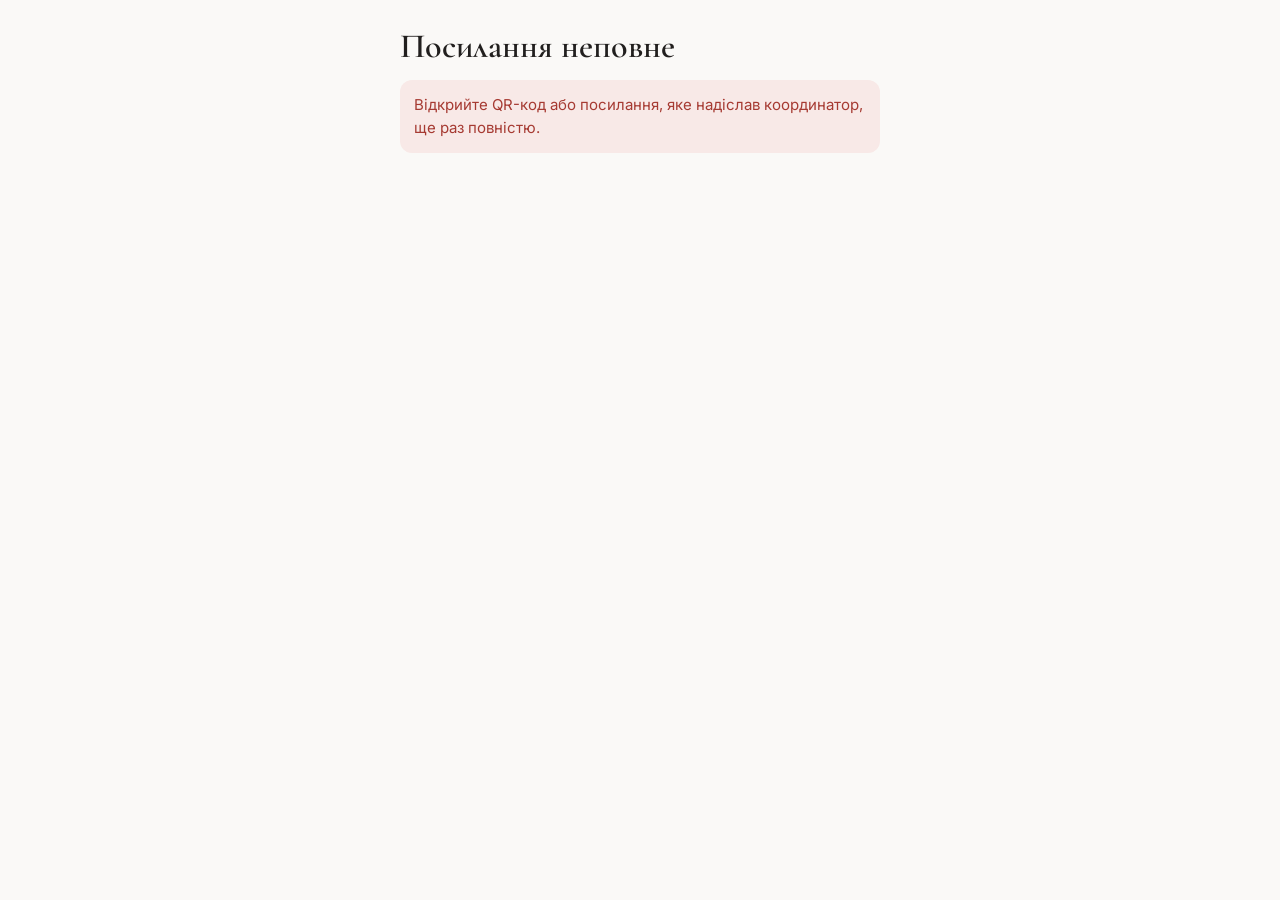
<file: ot.html>
<!DOCTYPE html>
<html lang="uk">
<head>
<meta charset="utf-8">
<meta name="viewport" content="width=device-width, initial-scale=1, viewport-fit=cover">
<meta name="robots" content="noindex, nofollow">
<meta name="referrer" content="no-referrer">
<title>Авто ПУ: фонова позиція</title>
<link rel="stylesheet" href="style.css?v=35">
<style>
  .ot{max-width:520px;margin:0 auto;padding:calc(env(safe-area-inset-top,0px) + 28px) 20px 40px}
  .ot h1{font:600 34px/1.1 var(--serif);color:var(--ink);margin:0 0 8px}
  .ot .lead{color:var(--muted);margin:0 0 24px}
  .step{display:grid;grid-template-columns:40px 1fr;gap:4px 14px;padding:18px 0;border-top:1px solid var(--line)}
  .step b.n{grid-row:span 3;width:40px;height:40px;border-radius:50%;background:var(--acc);color:#fff;display:flex;align-items:center;justify-content:center;font:600 20px var(--serif)}
  .step h2{font-size:17px;margin:6px 0 2px;font-weight:650}
  .step p{margin:0;color:var(--muted);font-size:15px}
  .step .row{display:flex;gap:8px;flex-wrap:wrap;margin-top:10px}
  .step .row a{flex:1 1 140px}
  .man{margin-top:12px;background:var(--line2);border-radius:12px;padding:10px 14px}
  .man summary{cursor:pointer;font-weight:600;font-size:15px}
  .man ol{margin:10px 0;padding-left:20px;color:var(--body);font-size:15px;line-height:1.5}
  .man code{display:block;word-break:break-all;font-size:12px;background:#fff;border:1px solid var(--line);border-radius:8px;padding:8px;margin:8px 0}
  .chk{margin-top:10px!important;font-size:13.5px!important}
  .bad{background:var(--red-soft);color:var(--red);border-radius:12px;padding:14px}
</style>
</head>
<body>
<main class="ot" id="ot"></main>
<script>
'use strict';
const box = document.getElementById('ot');
let d = null;
try {
  const b = location.hash.slice(1).replace(/-/g, '+').replace(/_/g, '/');
  d = JSON.parse(new TextDecoder().decode(Uint8Array.from(atob(b), c => c.charCodeAt(0))));
} catch (e) {}
const esc = s => String(s ?? '').replace(/[<>&"]/g, c => ({ '<': '&lt;', '>': '&gt;', '&': '&amp;', '"': '&quot;' })[c]);
const API = 'https://script.google.com/macros/s/AKfycby_EiW3rkzB-XIaQqPVt6BPVP7mh8-fr6v3OdwIfBRiUlZuuS5rS34_6qDjnSlHCK3L/exec';
if (d && d.u && d.t) {
  const conf = { _type: 'configuration', mode: 3, url: API + '?u=' + encodeURIComponent(d.u) + '&ot=' + d.t, tid: d.d || 'PU', deviceId: 'apu',
    monitoring: 1, locatorDisplacement: 100, locatorInterval: 60, pubExtendedData: true, auth: false, cmd: false, allowRemoteLocation: false, sub: false };
  d.c = btoa(JSON.stringify(conf));
}
if (!d || !d.c) {
  box.innerHTML = '<h1>Посилання неповне</h1><p class="bad">Відкрийте QR-код або посилання, яке надіслав координатор, ще раз повністю.</p>';
} else {
  const ios = /iphone|ipad|ipod/i.test(navigator.userAgent);
  const inline = 'owntracks:///config?inline=' + encodeURIComponent(d.c);
  const srvUrl = API + '?u=' + encodeURIComponent(d.u) + '&ot=' + d.t;
  const byUrl = 'owntracks:///config?url=' + encodeURIComponent(API + '?otcfg=1&u=' + encodeURIComponent(d.u) + '&ot=' + d.t + '&d=' + encodeURIComponent(d.d || 'PU'));
  box.innerHTML = `
    <div class="crest" aria-hidden="true"><svg viewBox="0 0 32 32" fill="none" stroke="currentColor" stroke-width="1.3" stroke-linecap="round"><circle cx="16" cy="16" r="8.5"/><ellipse cx="16" cy="16" rx="3.6" ry="8.5"/><path d="M7.5 16h17M9 11.5h14M9 20.5h14"/></svg></div>
    <h1>${esc(d.n)}, налаштуймо фонову позицію</h1>
    <p class="lead">Після цього координатор бачитиме ваше авто на карті, навіть коли телефон заблокований. Передачу можна вимкнути в OwnTracks будь-коли.</p>
    <section class="step"><b class="n">1</b><h2>Встановіть OwnTracks</h2><p>Безкоштовний застосунок, без реклами.</p>
      <div class="row">
        <a class="btn ${ios ? '' : 'ghost'}" href="https://apps.apple.com/app/owntracks/id692424691">App Store</a>
        <a class="btn ${ios ? 'ghost' : ''}" href="https://play.google.com/store/apps/details?id=org.owntracks.android">Google Play</a>
      </div></section>
    <section class="step"><b class="n">2</b><h2>Підключіть до Авто ПУ</h2><p>Спершу в OwnTracks: <b>i</b> (угорі зліва) → <b>Settings</b> → у самому низу <b>Remote Control</b> → увімкніть дозвіл на налаштування за посиланням (<i>Allow configuration by URI and config file</i>) (нові версії OwnTracks без цього блокують налаштування за посиланням). Потім натисніть кнопку нижче й погодьтеся на імпорт.</p>
      <div class="row"><a class="btn" href="${inline}">Налаштувати OwnTracks</a><a class="btn ghost" href="${byUrl}">Спосіб 2</a></div>
      <details class="man"><summary>Не спрацювало? Налаштувати вручну</summary>
        <ol>
          <li>В OwnTracks натисніть <b>i</b> (угорі зліва) → <b>Settings</b>.</li>
          <li><b>Mode</b>: оберіть <b>HTTP</b>; <b>Authentication</b> вимкніть.</li>
          <li><b>URL</b>: вставте адресу нижче (кнопка «Скопіювати»).</li>
          <li>Поверніться на карту → кнопка зі стрілкою вгору → <b>Send location now</b>.</li>
        </ol>
        <code id="srv">${esc(srvUrl)}</code>
        <button class="btn ghost" type="button" id="cp">Скопіювати адресу</button>
      </details>
      <p class="chk">Перевірка: у OwnTracks → <b>i</b> у рядку Parameters має бути адреса <i>https://script.google.com/…</i>, а не <i>mqtts://user@host</i>.</p></section>
    <section class="step"><b class="n">3</b><h2>Дозвольте позицію «Завжди»</h2><p>${ios
      ? 'iPhone: Параметри → OwnTracks → Геолокація → «Завжди», і ввімкніть «Точна геолокація».'
      : 'Android: дозвольте доступ до місцезнаходження «Завжди» і вимкніть економію заряду для OwnTracks.'}</p></section>
    <section class="step"><b class="n">4</b><h2>Під час візиту: режим «Move»</h2><p>${ios
      ? 'У OwnTracks натисніть значок режиму вгорі й виберіть «Move». Після візиту поверніть «Significant» або «Quiet», щоб берегти батарею.'
      : 'У OwnTracks відкрийте меню режимів і виберіть «Move». Після візиту поверніть «Significant» або «Quiet».'}</p></section>
    <section class="step"><b class="n">5</b><h2>Перевірте</h2><p>Поверніться в «Авто ПУ»: за хвилину-дві картка «Фонова позиція» стане зеленою — «передається». Якщо вона жовта, ще раз перевірте крок 3 і режим «Move». Напис <i>«HTTP Response error 302»</i> в OwnTracks (i → Status) — нормальний: позиції все одно доходять.</p>
      <div class="row"><a class="btn ghost" href="./">Повернутися в Авто ПУ</a></div></section>`;
}
document.getElementById('cp')?.addEventListener('click', async e => {
  const t = document.getElementById('srv').textContent;
  try { await navigator.clipboard.writeText(t); } catch { const r = document.createRange(); r.selectNodeContents(document.getElementById('srv')); const s = getSelection(); s.removeAllRanges(); s.addRange(r); document.execCommand('copy'); }
  e.target.textContent = 'Скопійовано';
});
</script>
</body>
</html>
</file>
<file: style.css>
/* Авто ПУ — «Diplomatic White».
   Переважно білий інтерфейс; бордо й старе золото лише як акценти.
   Антиква Cormorant Garamond для заголовків і часу, Inter для всього робочого.
   Шрифти локальні (OFL), працюють офлайн. */
@font-face{font-family:'Cormorant Garamond';font-style:normal;font-weight:500;font-display:swap;src:url(fonts/cormorant-garamond-cyrillic-500-normal.woff2) format('woff2');unicode-range:U+0301,U+0400-045F,U+0490-0491,U+04B0-04B1,U+2116}
@font-face{font-family:'Cormorant Garamond';font-style:normal;font-weight:500;font-display:swap;src:url(fonts/cormorant-garamond-latin-500-normal.woff2) format('woff2');unicode-range:U+0000-00FF,U+0131,U+0152-0153,U+02BB-02BC,U+02C6,U+02DA,U+02DC,U+2000-206F,U+20AC,U+2122,U+2191,U+2193,U+2212,U+2215,U+FEFF,U+FFFD}
@font-face{font-family:'Cormorant Garamond';font-style:normal;font-weight:600;font-display:swap;src:url(fonts/cormorant-garamond-cyrillic-600-normal.woff2) format('woff2');unicode-range:U+0301,U+0400-045F,U+0490-0491,U+04B0-04B1,U+2116}
@font-face{font-family:'Cormorant Garamond';font-style:normal;font-weight:600;font-display:swap;src:url(fonts/cormorant-garamond-latin-600-normal.woff2) format('woff2');unicode-range:U+0000-00FF,U+0131,U+0152-0153,U+02BB-02BC,U+02C6,U+02DA,U+02DC,U+2000-206F,U+20AC,U+2122,U+2191,U+2193,U+2212,U+2215,U+FEFF,U+FFFD}
@font-face{font-family:Inter;font-style:normal;font-weight:100 900;font-display:swap;src:url(fonts/inter-cyrillic-wght-normal.woff2) format('woff2');unicode-range:U+0301,U+0400-045F,U+0490-0491,U+04B0-04B1,U+2116}
@font-face{font-family:Inter;font-style:normal;font-weight:100 900;font-display:swap;src:url(fonts/inter-latin-wght-normal.woff2) format('woff2');unicode-range:U+0000-00FF,U+0131,U+0152-0153,U+02BB-02BC,U+02C6,U+02DA,U+02DC,U+0304,U+0308,U+0329,U+2000-206F,U+20AC,U+2122,U+2191,U+2193,U+2212,U+2215,U+FEFF,U+FFFD}

:root{
  --bg:#FAF9F7;--card:#FFFFFF;--soft:#F5F3F0;--hover:#F7F5F3;
  --ink:#211F1E;--body:#34312F;--muted:#77736F;--faint:#A39E98;
  --line:#EAE7E3;--line2:#F0EEEB;
  --acc:#722F3B;--acc-deep:#54212C;--acc-ink:#FFFFFF;--acc-soft:#F7ECEE;
  --gold:#B59A67;--gold-hi:#D1BB91;--gold-soft:#F6F0E4;
  --yel:#B59A67;--yel-ink:#3B2E14;
  --board:#54212C;--board-ink:#FBF7F2;
  --red:#A63A32;--red-soft:#F8E9E7;
  --ok:#3F6E4E;--ok-soft:#E9F1EB;--warn:#A9721F;--warn-soft:#F8EFDF;--info:#4D6282;--info-soft:#EAEEF4;
  --st-pr:#9A948D;--st-ok:#4D6282;--st-go:#A9721F;--st-at:#6E4F8C;--st-pax:#2F6F73;--st-done:#3F6E4E;--st-x:#C9C3BC;
  --r-l:18px;--r:14px;--r-s:10px;
  --serif:'Cormorant Garamond',Georgia,'Times New Roman',serif;
  --disp:var(--serif);
  --body-f:Inter,-apple-system,'Segoe UI',Roboto,system-ui,sans-serif;
  --sh:0 1px 2px rgba(33,31,30,.04),0 2px 10px rgba(33,31,30,.035);
  --sh-h:0 2px 4px rgba(33,31,30,.05),0 10px 28px rgba(33,31,30,.07);
  --safe-b:env(safe-area-inset-bottom,0px);--safe-t:env(safe-area-inset-top,0px);
  --ease:cubic-bezier(.2,.8,.2,1);
  --side:252px;
}
*{box-sizing:border-box;-webkit-tap-highlight-color:transparent}
html,body{margin:0;background:var(--bg);color:var(--body);font:15px/1.5 var(--body-f);-webkit-font-smoothing:antialiased;text-rendering:optimizeLegibility;font-feature-settings:'cv11','ss01'}
b,strong{color:var(--ink);font-weight:600}
button,input,select,textarea{font:inherit;color:inherit}
a{color:var(--acc)}
:focus-visible{outline:2px solid var(--acc);outline-offset:2px;border-radius:6px}
.hidden{display:none!important}
.num{font-variant-numeric:tabular-nums lining-nums}
.muted{color:var(--muted)}
@media (prefers-reduced-motion:reduce){*,*::before,*::after{animation-duration:.01ms!important;transition-duration:.01ms!important}}

/* ===== каркас: бічна панель (десктоп) + робоча зона ===== */
.side{display:none}
.shell{min-width:0}
@media (min-width:1024px){
  .wide .side{display:flex;flex-direction:column;position:fixed;inset:0 auto 0 0;width:var(--side);background:#fff;border-right:1px solid var(--line);padding:22px 14px 16px;z-index:25}
  .wide .shell{margin-left:var(--side)}
  .wide .seg{display:none}
}
.brand{display:flex;align-items:center;gap:12px;padding:4px 10px 26px}
.brand .mark{width:42px;height:42px;border-radius:50%;border:1px solid var(--gold-hi);display:flex;align-items:center;justify-content:center;color:var(--acc);flex:0 0 auto;background:radial-gradient(circle at 50% 40%,#fff,var(--gold-soft))}
.brand .mark svg{width:22px;height:22px}
.brand b{display:block;font:600 21px/1.05 var(--serif);color:var(--ink);letter-spacing:.005em}
.brand span{font-size:12px;color:var(--muted)}
.snav{display:grid;gap:2px}
.snav button{display:flex;align-items:center;gap:12px;height:42px;padding:0 12px;border:0;background:transparent;border-radius:10px;color:var(--body);font-size:14.5px;font-weight:500;cursor:pointer;position:relative;text-align:left;transition:background .15s,color .15s}
.snav button svg{width:19px;height:19px;color:var(--muted);flex:0 0 auto;transition:color .15s}
.snav button:hover{background:var(--hover)}
.snav button.on{background:var(--acc-soft);color:var(--acc-deep);font-weight:600}
.snav button.on svg{color:var(--acc)}
.snav button.on::before{content:"";position:absolute;left:-14px;top:9px;bottom:9px;width:3px;border-radius:0 3px 3px 0;background:var(--acc)}
.snav button .cnt{margin-left:auto;font-size:12px;font-weight:600;color:var(--acc);background:#fff;border:1px solid var(--acc-soft);border-radius:999px;padding:1px 8px}
.side .sp{flex:1}
.side hr{border:0;border-top:1px solid var(--line2);margin:12px 6px}
.me{display:flex;align-items:center;gap:10px;padding:10px;border:1px solid var(--line);border-radius:12px;background:var(--card)}
.me i{width:34px;height:34px;border-radius:50%;background:var(--acc);color:#fff;display:flex;align-items:center;justify-content:center;font:600 16px var(--serif);font-style:normal;flex:0 0 auto}
.me div{flex:1;min-width:0}
.me b{display:block;font-size:13.5px;line-height:1.25;white-space:nowrap;overflow:hidden;text-overflow:ellipsis}
.me span{font-size:12px;color:var(--muted)}
.me button{border:0;background:transparent;color:var(--muted);cursor:pointer;padding:6px;border-radius:8px;display:flex}
.me button:hover{background:var(--hover);color:var(--ink)}
.me button svg{width:18px;height:18px}

/* ===== верхня панель ===== */
.top{position:sticky;top:0;z-index:20;background:var(--bg);padding:calc(var(--safe-t) + 12px) 16px 0;border-bottom:1px solid var(--line)}
.top-row{display:flex;align-items:center;gap:8px;padding-bottom:12px}
.top h1{font:600 25px/1.1 var(--serif);color:var(--ink);letter-spacing:-.005em;margin:0;white-space:nowrap;overflow:hidden;text-overflow:ellipsis}
.top .sub{color:var(--muted);font-size:13px;margin-top:3px;display:flex;gap:12px;flex-wrap:wrap}
.ib{border:1px solid var(--line);background:var(--card);border-radius:11px;height:40px;min-width:40px;padding:0 12px;display:inline-flex;align-items:center;justify-content:center;gap:6px;cursor:pointer;font-size:14px;font-weight:500;color:var(--ink);text-decoration:none;transition:background .15s,border-color .15s}
.ib:hover{background:var(--hover);border-color:#DDD8D2}
.ib svg{width:18px;height:18px}
.spin svg{animation:sp 1s linear infinite}@keyframes sp{to{transform:rotate(360deg)}}
@media (min-width:1024px){
  .wide .top{background:color-mix(in srgb,var(--bg) 94%,transparent);padding:16px 36px 0}
  .wide .top-row{padding-bottom:14px}
  .wide .top .out{display:none}
}

main{padding:16px 14px calc(110px + var(--safe-b));max-width:720px;margin:0 auto}
.wide main{max-width:1320px;padding:22px 20px calc(110px + var(--safe-b))}
@media (min-width:1024px){.wide main{padding:26px 36px 80px}}
.banner{margin:10px 14px 0;padding:10px 14px;border-radius:var(--r-s);font-size:14px;background:var(--info-soft);color:var(--info)}
.banner.err{background:var(--red-soft);color:var(--red)}

/* ===== вхід ===== */
.login{min-height:100dvh;display:flex;flex-direction:column;justify-content:center;padding:28px 24px;max-width:420px;margin:0 auto}
.crest{width:64px;height:64px;border-radius:50%;border:1px solid var(--gold-hi);display:flex;align-items:center;justify-content:center;color:var(--acc);margin-bottom:28px;background:radial-gradient(circle at 50% 40%,#fff,var(--gold-soft))}
.crest svg{width:30px;height:30px}
.login h2{font:600 44px/1 var(--serif);color:var(--ink);letter-spacing:-.01em;margin:0 0 10px}
.login p{color:var(--muted);margin:0 0 30px;max-width:34ch}
.fld{display:block;margin-bottom:16px}
.fld span{display:block;font-size:13px;color:var(--body);margin-bottom:6px;font-weight:500}
.inp{width:100%;height:50px;border:1px solid var(--line);background:var(--card);border-radius:12px;padding:0 14px;font-size:16px;color:var(--ink);outline:none;transition:border-color .15s,box-shadow .15s}
.inp:hover{border-color:#DDD8D2}
.inp:focus{border-color:var(--acc);box-shadow:0 0 0 3px var(--acc-soft)}
.inp::placeholder{color:var(--faint)}
textarea.inp{height:auto;min-height:84px;padding:12px 14px;resize:vertical;line-height:1.5}
select.inp{appearance:none;background-image:linear-gradient(45deg,transparent 50%,var(--muted) 50%),linear-gradient(135deg,var(--muted) 50%,transparent 50%);background-position:calc(100% - 20px) 22px,calc(100% - 15px) 22px;background-size:5px 5px;background-repeat:no-repeat;padding-right:36px}
.btn{width:100%;height:50px;border:0;border-radius:12px;background:var(--acc);color:var(--acc-ink);font-weight:600;font-size:15.5px;cursor:pointer;transition:background .15s,transform .12s var(--ease),box-shadow .15s;box-shadow:0 1px 2px rgba(84,33,44,.2)}
.btn:hover{background:var(--acc-deep)}
.btn:active{transform:scale(.985)}
.btn:disabled{opacity:.5;cursor:default;transform:none}
.btn.ghost{background:var(--card);color:var(--ink);border:1px solid var(--line);box-shadow:none}
.btn.ghost:hover{background:var(--hover)}
.btn.danger{background:var(--red-soft);color:var(--red);box-shadow:none}
.err{color:var(--red);font-size:14px;min-height:20px;margin:6px 0}
.hint{margin-top:32px;font-size:13px;color:var(--muted);border-top:1px solid var(--line);padding-top:14px;max-width:40ch}

/* ===== секції ===== */
.sec{margin:30px 2px 12px;display:flex;align-items:baseline;gap:10px}
.sec h3{margin:0;font:600 22px/1.15 var(--serif);color:var(--ink)}
.sec .c{color:var(--muted);font-size:13.5px}

/* ===== картка поїздки ===== */
.card{background:var(--card);border-radius:var(--r);padding:16px 16px 16px 20px;margin-bottom:10px;position:relative;border:1px solid var(--line);overflow:hidden;box-shadow:var(--sh)}
.card::before{content:"";position:absolute;left:0;top:14px;bottom:14px;width:3px;border-radius:0 3px 3px 0;background:var(--rail,transparent)}
.card.new{border-color:var(--gold-hi);box-shadow:0 0 0 3px var(--gold-soft)}
.card.conf{border-color:#E3C1BD;box-shadow:0 0 0 3px var(--red-soft)}
.card.x{opacity:.55}
.card.x .tm,.card.x .pts{text-decoration:line-through}
.chead{display:flex;align-items:center;gap:8px;flex-wrap:wrap}
.tm{font:600 27px/1 var(--serif);color:var(--ink);font-variant-numeric:lining-nums tabular-nums}
.tm small{font:500 14px var(--body-f);color:var(--muted);margin-left:4px}
.chip{font-size:12px;font-weight:500;border-radius:999px;padding:3px 10px;background:var(--soft);color:var(--muted);white-space:nowrap;line-height:1.35}
.chip.st{background:color-mix(in srgb,var(--c,var(--st-pr)) 11%,#fff);color:color-mix(in srgb,var(--c,var(--st-pr)) 85%,#000);display:inline-flex;align-items:center;gap:6px}
.chip.st::before{content:"";width:6px;height:6px;border-radius:50%;background:var(--c,var(--st-pr))}
.chip.badge{background:var(--gold-soft);color:#7A6434}
.chip.cf{background:var(--red-soft);color:var(--red)}
.chip.car{background:var(--acc-soft);color:var(--acc-deep)}
.sp{flex:1}
.pts{margin:14px 0 4px;display:grid;grid-template-columns:14px 1fr auto;gap:4px 12px;align-items:start}
.dot{width:11px;height:11px;border-radius:50%;margin-top:6px;border:2px solid var(--acc);background:var(--card)}
.dot.b{background:var(--acc)}
.pt{font-weight:500;color:var(--ink);word-break:break-word;line-height:1.35;padding-bottom:6px}
.pt small{display:block;color:var(--muted);font-weight:400;font-size:12.5px;margin-top:2px}
.pts .nav{border:1px solid var(--line);background:var(--card);color:var(--acc);border-radius:9px;height:32px;padding:0 10px;font-size:12.5px;font-weight:600;display:inline-flex;align-items:center;gap:5px;text-decoration:none;white-space:nowrap}
.pts .nav:hover{background:var(--acc-soft)}
.meta{display:grid;grid-template-columns:max-content 1fr;gap:6px 16px;margin:12px 0 0;font-size:13.5px;border-top:1px solid var(--line2);padding-top:12px}
.meta dt{color:var(--muted)}
.meta dd{margin:0;word-break:break-word;white-space:pre-line;color:var(--body)}
.acts{display:flex;gap:8px;margin-top:14px;flex-wrap:wrap}
.act{flex:1;min-width:120px;height:44px;border:0;border-radius:11px;font-weight:600;font-size:14.5px;cursor:pointer;display:inline-flex;align-items:center;justify-content:center;gap:6px;text-decoration:none;transition:background .15s,transform .12s var(--ease)}
.act:active{transform:scale(.98)}
.act.main{background:var(--acc);color:#fff}
.act.main:hover{background:var(--acc-deep)}
.act.sec2{background:var(--soft);color:var(--ink);flex:0 0 auto;min-width:44px;padding:0 14px}
.act.sec2:hover{background:#EDEAE6}
.empty{text-align:center;color:var(--muted);padding:56px 16px}
.empty b{display:block;font:600 22px/1.2 var(--serif);margin-bottom:6px}
.calls{display:flex;gap:8px;overflow-x:auto;padding:0 0 2px;scrollbar-width:none}
.calls a{flex:0 0 auto;text-decoration:none;color:var(--ink);background:var(--card);border:1px solid var(--line);border-radius:12px;padding:9px 12px;font-size:14px;display:flex;align-items:center;gap:8px}
.calls a svg{width:16px;height:16px;color:var(--ok)}

/* ===== координатор ===== */
.dbar{display:flex;align-items:center;gap:8px}
.dbar .d{flex:1;text-align:center;font:600 20px/1.2 var(--serif);color:var(--ink)}
.dbar input[type=date]{position:absolute;opacity:0;pointer-events:none;width:0;height:0}
.seg{display:flex;gap:2px;margin:8px -4px 0;overflow-x:auto;scrollbar-width:none}
.seg button{flex:1 0 auto;border:0;background:transparent;height:44px;padding:0 9px;font-weight:500;font-size:14px;color:var(--muted);cursor:pointer;position:relative}
.seg button::after{content:"";position:absolute;left:12px;right:12px;bottom:-1px;height:2px;border-radius:2px 2px 0 0;background:transparent;transition:background .2s}
.seg button.on{color:var(--acc-deep);font-weight:600}
.seg button.on::after{background:var(--acc)}
@media (min-width:1024px){.wide .dbar{justify-content:flex-start}.wide .dbar .d{flex:0 0 auto;min-width:220px;font-size:22px}}
.stats{display:flex;background:var(--card);border:1px solid var(--line);border-radius:var(--r);overflow-x:auto;scrollbar-width:none;margin:0 0 14px;box-shadow:var(--sh)}
.stat{flex:1 0 auto;min-width:86px;background:transparent;border:0;border-right:1px solid var(--line2);padding:12px 16px;font-size:12.5px;color:var(--muted);text-align:left;cursor:pointer;position:relative;transition:background .15s}
.stat:last-child{border-right:0}
.stat:hover{background:var(--hover)}
.stat b{display:block;font:600 28px/1.05 var(--serif);color:var(--ink);font-variant-numeric:lining-nums tabular-nums;margin-bottom:2px}
.stat.warn b{color:var(--red)}
.stat.zero b{color:var(--faint)}
.stat.on{background:var(--acc-soft)}
.stat.on::after{content:"";position:absolute;left:12px;right:12px;bottom:0;height:2px;background:var(--acc)}
.search{margin:10px 0 12px}

.tl{background:var(--card);border:1px solid var(--line);border-radius:var(--r);overflow:hidden;box-shadow:var(--sh)}
.tl-scroll{overflow-x:auto;position:relative}
.tl-grid{position:relative}
.tl-hours{display:flex;height:34px;border-bottom:1px solid var(--line);position:sticky;top:0;background:var(--card);z-index:2}
.tl-hours div{flex:0 0 auto;font-size:12px;color:var(--faint);padding:9px 0 0 6px;border-left:1px solid var(--line2);font-variant-numeric:tabular-nums}
.tl-row{display:flex;border-bottom:1px solid var(--line2);min-height:62px}
.tl-row:last-child{border-bottom:0}
.tl-lab{position:sticky;left:0;z-index:3;flex:0 0 104px;background:var(--card);border-right:1px solid var(--line);padding:10px;font-size:12px;line-height:1.3}
.tl-lab b{display:block;font-size:13px;font-weight:600;margin-bottom:2px}
.tl-lab span{color:var(--muted)}
.tl-lane{position:relative;flex:0 0 auto}
.tl-blk{position:absolute;border-radius:8px;padding:5px 8px 5px 10px;font-size:11.5px;line-height:1.25;overflow:hidden;color:var(--body);cursor:pointer;border:1px solid color-mix(in srgb,var(--c) 22%,#fff);text-align:left;background:color-mix(in srgb,var(--c) 9%,#fff);box-shadow:inset 3px 0 0 var(--c);transition:transform .15s var(--ease),box-shadow .15s}
.tl-blk:hover{transform:translateY(-1px);box-shadow:inset 3px 0 0 var(--c),var(--sh-h)}
.tl-blk b{display:block;font:600 15px/1.05 var(--serif);font-variant-numeric:lining-nums tabular-nums;margin-bottom:1px}
.tl-blk.cf{outline:1.5px dashed var(--red);outline-offset:1px}
.tl-blk.x{opacity:.45;text-decoration:line-through}
.tl-now{position:absolute;top:0;bottom:0;width:1.5px;background:var(--acc);z-index:4;pointer-events:none}
.tl-now span{position:absolute;top:38px;left:50%;transform:translateX(-50%);background:var(--acc);color:#fff;font:600 11px/1 var(--body-f);padding:4px 7px;border-radius:999px;font-variant-numeric:tabular-nums;white-space:nowrap}

.fab{position:fixed;right:20px;bottom:calc(20px + var(--safe-b));z-index:30;height:54px;border-radius:999px;border:0;background:var(--acc);color:#fff;font-weight:600;font-size:15px;padding:0 22px 0 18px;box-shadow:0 8px 24px rgba(84,33,44,.28);display:flex;align-items:center;gap:8px;cursor:pointer;transition:transform .15s var(--ease),background .15s}
.fab:hover{transform:translateY(-2px);background:var(--acc-deep)}

/* ===== автопарк ===== */
.carl{display:grid;grid-template-columns:repeat(auto-fill,minmax(290px,1fr));gap:14px}
.carl .card{display:flex;flex-direction:column;align-items:stretch;padding:0;margin:0;transition:box-shadow .2s,transform .2s var(--ease)}
.carl .card:hover{box-shadow:var(--sh-h);transform:translateY(-2px)}
.carl .ci{padding:14px 18px 6px}
.carl .ci b{display:block;font:600 21px/1.15 var(--serif);margin-bottom:3px}
.carl .ci span{color:var(--muted);font-size:13.5px}
.carl .tools2{display:flex;gap:8px;padding:8px 18px 18px;margin-top:auto}
.carl .tools2>span{display:none}
.carthumb{position:relative;display:block;width:100%;aspect-ratio:720/420;border:0;border-bottom:1px solid var(--line2);overflow:hidden;background:linear-gradient(180deg,#FBFAF8,#F1EFEB);padding:0;cursor:pointer}
.carthumb img,.carthumb video{position:absolute;left:0;top:0;width:100%;display:block}
.carthumb img.cardcrop,.carthumb video.cardcrop{top:-25%}
.carthumb canvas{position:absolute;left:50%;top:52%;width:58%;transform:translate(-50%,-50%);opacity:.55}
.carthumb.loading::after{content:"";position:absolute;inset:0;background:linear-gradient(90deg,transparent,rgba(255,255,255,.6),transparent);animation:shim 1.2s linear infinite}
@keyframes shim{from{transform:translateX(-100%)}to{transform:translateX(100%)}}

/* ===== панелі ===== */
.ov{--dim:1;position:fixed;inset:0;z-index:50;background:rgba(33,31,30,calc(.32*var(--dim)));display:flex;align-items:flex-end;justify-content:center;animation:fade .32s var(--spring)}
.ov.out{animation:fadeout .3s var(--spring) forwards}
@keyframes fadeout{to{background:rgba(33,31,30,0)}}
@keyframes fade{from{opacity:0}}
.sheet{background:var(--bg);width:100%;max-width:640px;max-height:94dvh;border-radius:var(--r-l) var(--r-l) 0 0;display:flex;flex-direction:column;animation:up .5s var(--spring);box-shadow:0 -10px 40px rgba(33,31,30,.12);will-change:transform}
@keyframes up{from{transform:translateY(100%)}}
.ov.out .sheet{animation:down .32s var(--spring) forwards}
@keyframes down{to{transform:translateY(100%)}}
.sh-grab{display:none;width:38px;height:5px;border-radius:3px;background:#D9D2CB;margin:8px auto -4px;flex:0 0 auto}
@media (max-width:899px){.sh-grab{display:block}.sh-h{touch-action:none}}
.sh-h{display:flex;align-items:center;gap:8px;padding:16px 18px 14px;border-bottom:1px solid var(--line)}
.sh-h h3{margin:0;flex:1;font:600 24px/1.15 var(--serif);color:var(--ink)}
.sh-b{overflow-y:auto;padding:18px}
.sh-f{padding:12px 18px calc(12px + var(--safe-b));border-top:1px solid var(--line);display:flex;gap:8px;flex-wrap:wrap;background:var(--card)}
.sh-f .btn{flex:1 1 auto;min-width:110px}
.grid2{display:grid;grid-template-columns:1fr 1fr;gap:0 12px}
@media (min-width:900px){.ov{align-items:center}.sheet{border-radius:var(--r-l);animation:pop .42s var(--spring)}.ov.out .sheet{animation:popout .24s var(--spring) forwards}}
@keyframes pop{from{transform:scale(.94) translateY(12px);opacity:0}}
@keyframes popout{to{transform:scale(.96);opacity:0}}

/* ===== водій: табло наступної поїздки ===== */
.hero{background:var(--card);border-radius:var(--r-l);margin:14px 0 12px;border:1px solid var(--line);overflow:hidden;box-shadow:var(--sh);animation:rise .45s var(--ease) both}
@keyframes rise{from{transform:translateY(8px);opacity:0}}
.hero-board{background:var(--board);color:var(--board-ink);padding:18px 20px 18px;position:relative}
.hero-board::after{content:"";position:absolute;left:20px;right:20px;bottom:0;height:1px;background:linear-gradient(90deg,var(--gold),transparent)}
.hero-top{display:flex;justify-content:space-between;align-items:center;gap:10px;font-size:13.5px;color:color-mix(in srgb,var(--board-ink) 72%,transparent)}
.hero-top .chip.st{background:rgba(255,255,255,.12);color:var(--board-ink)}
.hero-tm{font:600 68px/.95 var(--serif);margin-top:10px;font-variant-numeric:lining-nums tabular-nums;letter-spacing:-.01em;color:#fff}
.hero-tm small{font:500 24px var(--serif);font-variant-numeric:lining-nums;color:color-mix(in srgb,var(--board-ink) 60%,transparent);margin-left:8px}
.hero-timing{display:inline-block;margin-top:12px;background:var(--gold-hi);color:#3B2E14;font-weight:600;font-size:14px;padding:6px 12px;border-radius:999px}
.hero.late .hero-timing{background:#F3D3CF;color:#7A1F17}
.hero-body{padding:18px 20px 20px}
.hero-note{font-size:14px;margin-top:8px}
.hero-btn{margin-top:16px;height:56px;font-size:17px}
.hero-hint{font-size:13px;color:var(--muted);text-align:center;margin-top:8px}
.stepper{display:grid;gap:0}
.stp{display:grid;grid-template-columns:16px 1fr;column-gap:12px;padding:0 0 12px;position:relative}
.stp:not(:last-child)::after{content:"";position:absolute;left:6.5px;top:18px;bottom:0;width:1px;background:var(--line)}
.stp i{grid-row:span 2;width:14px;height:14px;border-radius:50%;border:2px solid var(--line);margin-top:3px;background:var(--card);position:relative;z-index:1}
.stp b{font-size:12.5px;color:var(--muted);font-weight:500}
.stp span{font-weight:500;color:var(--ink);word-break:break-word;font-size:16.5px;line-height:1.3}
.stp.done i{background:var(--ok);border-color:var(--ok)}
.stp.done span{color:var(--muted)}
.stp.cur i{border-color:var(--acc);box-shadow:0 0 0 4px var(--acc-soft)}
.tools{display:flex;gap:8px;flex-wrap:wrap;margin:4px 0 6px}
.tool{border:1px solid var(--line);background:var(--card);border-radius:11px;height:38px;padding:0 12px;font-size:13.5px;font-weight:500;display:inline-flex;align-items:center;gap:6px;color:var(--ink);text-decoration:none;cursor:pointer;transition:background .15s}
.tool:hover{background:var(--hover)}
.quick{display:flex;gap:6px;flex-wrap:wrap;margin-bottom:10px}
.chipbtn{border:1px solid var(--line);background:var(--card);border-radius:999px;padding:7px 12px;font-size:13.5px;cursor:pointer}
.chk{display:inline-flex;align-items:center;gap:6px;font-size:13.5px;background:var(--card);border:1px solid var(--line);border-radius:999px;padding:6px 12px}
.chk input{accent-color:var(--acc)}
.leave{margin-top:12px;font-size:14px;display:grid;gap:6px}
.eta{background:var(--info-soft);color:var(--info);border-radius:12px;padding:10px 12px;font-size:14px;margin:-4px 0 14px;display:grid;gap:6px}
.eta:empty{display:none}
.chipbtn.free{border-color:var(--ok);color:var(--ok)}
.chipbtn.busy{border-color:var(--line);color:var(--muted)}
.chipbtn.sel{background:var(--acc);color:#fff;border-color:var(--acc)}
a.btn{display:flex;align-items:center;justify-content:center;text-decoration:none}
.btn.wa{background:#1F8A4C;color:#fff;box-shadow:none}
.btn.wa:hover{background:#18723E}
.imgprev img{width:100%;border-radius:14px;border:1px solid var(--line);margin-bottom:10px;display:block}
.geobar{display:flex;align-items:center;gap:12px;background:var(--card);border:1px solid var(--line);border-radius:var(--r);padding:12px 14px;margin:10px 0;box-shadow:var(--sh)}
.geobar.on{border-color:color-mix(in srgb,var(--ok) 40%,#fff);box-shadow:inset 3px 0 0 var(--ok),var(--sh)}
.switch{width:50px;height:30px;border-radius:999px;border:0;background:#DDD8D2;position:relative;cursor:pointer;flex:0 0 auto;transition:background .2s}
.switch i{position:absolute;top:3px;left:3px;width:24px;height:24px;border-radius:50%;background:#fff;box-shadow:0 1px 3px rgba(0,0,0,.25);transition:left .2s var(--ease)}
.switch.on{background:var(--ok)}
.switch.on i{left:23px}
.carimg{width:64px;height:64px;border-radius:12px;object-fit:cover;flex:0 0 auto}
.toast{position:fixed;left:50%;bottom:calc(92px + var(--safe-b));transform:translateX(-50%);background:var(--ink);color:#fff;padding:11px 16px;border-radius:12px;font-size:14px;z-index:60;max-width:90vw;animation:rise .2s var(--ease)}

/* ===== карта ===== */
.mapbox{height:calc(100dvh - 330px);min-height:360px;border-radius:var(--r);overflow:hidden;border:1px solid var(--line);background:var(--soft);box-shadow:var(--sh)}
.pin{display:inline-block;color:#fff;font:600 12px/1 var(--body-f);padding:7px 8px;border-radius:9px;box-shadow:0 2px 8px rgba(0,0,0,.3);border:2px solid #fff;white-space:nowrap}
.pop{font:13px/1.4 var(--body-f);display:grid;gap:4px;min-width:200px}
.gmap{display:grid;gap:14px}
.gmain{position:relative;order:-1}
.gmap .mapbox{height:calc(100dvh - 300px);min-height:380px;background:#F5F3F0}
.gover{position:absolute;top:12px;left:12px;right:12px;z-index:500;display:flex;gap:8px;align-items:center;pointer-events:none}
.gover>*{pointer-events:auto}
.gpill{background:#fff;color:var(--ink);border-radius:999px;padding:9px 14px;font-size:13.5px;font-weight:600;box-shadow:0 1px 3px rgba(33,31,30,.18),0 4px 12px rgba(33,31,30,.08)}
.gbtn{border:0;background:#fff;color:var(--acc);border-radius:999px;padding:9px 14px;font-size:13.5px;font-weight:600;cursor:pointer;box-shadow:0 1px 3px rgba(33,31,30,.18),0 4px 12px rgba(33,31,30,.08)}
.gside{display:grid;gap:10px;align-content:start}
.gempty{background:var(--card);border:1px solid var(--line);border-radius:var(--r);padding:16px;color:var(--muted);font-size:14px}
.gempty b{display:block;font:600 19px/1.25 var(--serif);margin-bottom:4px}
.gcard{background:var(--card);border:1px solid var(--line);border-radius:var(--r);padding:14px 16px;cursor:pointer;box-shadow:var(--sh);transition:border-color .15s,box-shadow .15s}
.gcard:hover{box-shadow:var(--sh-h)}
.gcard.sel{border-color:color-mix(in srgb,var(--c) 55%,#fff);box-shadow:inset 3px 0 0 var(--c),var(--sh-h)}
.gcard.stale{opacity:.6}
.gc-h{display:flex;align-items:center;gap:8px}
.gc-h b{font-weight:600}
.gc-dot{width:9px;height:9px;border-radius:50%;background:var(--c);box-shadow:0 0 0 3px color-mix(in srgb,var(--c) 18%,transparent)}
.gc-l{font-size:13.5px;margin-top:4px;line-height:1.4}
.gc-src{font-size:12px;color:var(--muted);margin-top:2px}
.gc-eta{margin-top:8px;font-size:13.5px;background:var(--info-soft);color:var(--info);border-radius:10px;padding:8px 10px}
.gc-eta b{font-size:14.5px;margin-right:4px;color:inherit}
.gc-eta.late{background:var(--red-soft);color:var(--red)}
.gc-a{display:flex;gap:6px;margin-top:10px;flex-wrap:wrap}
.gc-a .tool{height:32px;font-size:12.5px}
.vpin{position:relative;width:44px;height:44px}
.vpin i{position:absolute;inset:4px;border-radius:50%;background:#fff;border:2.5px solid var(--c);display:flex;align-items:center;justify-content:center;color:var(--c);box-shadow:0 2px 8px rgba(0,0,0,.25)}
.vpin i svg{width:19px;height:19px}
.vpin span{position:absolute;top:42px;left:50%;transform:translateX(-50%);background:#fff;color:var(--ink);font:600 12px/1 var(--body-f);padding:4px 7px;border-radius:6px;white-space:nowrap;box-shadow:0 1px 3px rgba(0,0,0,.2)}
.vpin.sel i{transform:scale(1.12);box-shadow:0 0 0 6px color-mix(in srgb,var(--c) 22%,transparent),0 2px 8px rgba(0,0,0,.25)}
.vpin.stale i{filter:grayscale(1);opacity:.7}
.gdest{position:relative;width:30px;height:42px;filter:drop-shadow(0 2px 2px rgba(0,0,0,.25))}
.gdest span{position:absolute;left:34px;top:4px;background:#fff;color:var(--ink);font:600 12px/1.2 var(--body-f);padding:5px 8px;border-radius:6px;white-space:nowrap;box-shadow:0 1px 3px rgba(0,0,0,.2)}
.leaflet-container{font-family:var(--body-f)}
.leaflet-control-zoom a{width:36px!important;height:36px!important;line-height:36px!important;color:#5f6368!important}
.leaflet-bar{border:0!important;box-shadow:0 1px 3px rgba(60,64,67,.3),0 4px 8px 3px rgba(60,64,67,.15)!important;border-radius:8px!important;overflow:hidden}
@media (min-width:900px){
  .gmap{grid-template-columns:340px 1fr;align-items:start}
  .gmain{order:0}
  .gside{max-height:calc(100dvh - 230px);overflow-y:auto;padding:2px}
  .gmap .mapbox{height:calc(100dvh - 230px)}
}

/* ===== OwnTracks ===== */
.otc{display:flex;gap:14px;align-items:center;background:var(--card);border:1px solid var(--line);border-radius:var(--r);padding:12px;margin-bottom:10px}
.otq{flex:0 0 112px;width:112px;height:112px;background:#fff;border-radius:10px;padding:4px}
.otq svg{width:100%;height:100%;display:block}
.otb{flex:1;min-width:0}
.otb b{font-weight:600}

/* ===== ОГЛЯД ===== */
.home{display:grid;gap:18px;animation:rise .4s var(--ease) both}
.welcome{position:relative;display:grid;grid-template-columns:1fr;gap:8px;align-items:end;min-height:150px}
.welcome .eyebrow{font-size:12.5px;color:var(--gold);font-weight:600;letter-spacing:.06em}
.welcome h2{font:600 46px/1 var(--serif);color:var(--ink);margin:4px 0 6px;letter-spacing:-.01em}
.welcome p{margin:0;color:var(--muted);font-size:15px}
.welcome .when{display:flex;align-items:center;gap:8px;margin-top:12px;color:var(--body);font-size:14px}
.welcome .when svg{width:17px;height:17px;color:var(--gold)}
.showcase{display:none}
@media (min-width:860px){
  .welcome{grid-template-columns:1fr minmax(300px,44%);min-height:220px}
  .welcome h2{font-size:58px}
  .showcase{display:flex;align-items:center;justify-content:center;position:relative;align-self:stretch;border-radius:var(--r-l);overflow:hidden;background:#F1F5F9;border:1px solid var(--line);min-height:230px}
  .showcase .frame{position:relative;width:100%;aspect-ratio:720/420;overflow:hidden}
  .showcase .frame img,.showcase .frame video{position:absolute;left:0;top:0;width:100%;display:block}
  .showcase .frame img.cardcrop,.showcase .frame video.cardcrop{top:-24.6%}
  .showcase figcaption{position:absolute;right:14px;bottom:12px;font-size:12px;color:var(--body);background:rgba(255,255,255,.9);padding:5px 11px;border-radius:999px;border:1px solid var(--line)}
}
.kpis{display:grid;grid-template-columns:repeat(2,1fr);gap:10px}
@media (min-width:720px){.kpis{grid-template-columns:repeat(5,1fr);gap:14px}}
.kpi{display:flex;flex-direction:column;align-items:flex-start;gap:2px;background:var(--card);border:1px solid var(--line);border-radius:var(--r);padding:16px 18px 15px;box-shadow:var(--sh);text-align:left;cursor:pointer;transition:box-shadow .2s,transform .2s var(--ease),border-color .2s;min-width:0}
.kpi:hover{box-shadow:var(--sh-h);transform:translateY(-2px);border-color:#E2DDD6}
.kpi .kh{display:flex;align-items:center;justify-content:space-between;width:100%;margin-bottom:6px}
.kpi .kh span{display:flex;width:34px;height:34px;border-radius:10px;align-items:center;justify-content:center;background:var(--acc-soft);color:var(--acc)}
.kpi .kh svg{width:19px;height:19px}
.kpi b{font:600 40px/1 var(--serif);font-variant-numeric:lining-nums tabular-nums}
.kpi>span{font-size:13.5px;color:var(--body);font-weight:500;margin-top:2px}
.kpi small{font-size:12px;color:var(--muted);display:flex;align-items:center;gap:6px;line-height:1.3}
.kpi small i{width:7px;height:7px;border-radius:50%;background:var(--ok);display:inline-block;flex:0 0 auto}
.kpi small i.w{background:var(--warn)}.kpi small i.r{background:var(--red)}.kpi small i.n{background:var(--faint)}
.kpi.alert b{color:var(--red)}
.kpi.alert .kh span{background:var(--red-soft);color:var(--red)}
.panel{background:var(--card);border:1px solid var(--line);border-radius:var(--r-l);padding:18px 20px;box-shadow:var(--sh);min-width:0}
.panel-h{display:flex;align-items:baseline;gap:10px;margin-bottom:14px}
.panel-h h3{margin:0;font:600 23px/1.15 var(--serif);color:var(--ink)}
.panel-h .sp{flex:1}
.panel-h a,.panel-h button.more{border:0;background:transparent;color:var(--acc);font-size:13px;font-weight:600;cursor:pointer;text-decoration:none;padding:4px 0}
.panel-h a:hover,.panel-h button.more:hover{text-decoration:underline}
.row2{display:grid;gap:18px}
.row3{display:grid;gap:18px}
@media (min-width:1100px){.row2{grid-template-columns:1.25fr 1fr}.row3{grid-template-columns:1fr 1.2fr 1fr}}
@media (min-width:720px) and (max-width:1099px){.row3{grid-template-columns:1fr 1fr}.row3>.panel:last-child{grid-column:span 2}}
/* програма дня */
.prog{position:relative;display:grid}
.pi{display:grid;grid-template-columns:70px 18px 1fr auto;gap:0 12px;align-items:start;padding:12px 6px;border-radius:12px;cursor:pointer;transition:background .15s}
.pi:hover{background:var(--hover)}
.pi .t{font:600 23px/1.1 var(--serif);color:var(--ink);font-variant-numeric:lining-nums tabular-nums;text-align:right}
.pi .t small{display:block;font:500 11.5px var(--body-f);color:var(--faint);margin-top:2px}
.pi .rail{position:relative;align-self:stretch}
.pi .rail::before{content:"";position:absolute;left:8px;top:-12px;bottom:-12px;width:1px;background:var(--line)}
.pi:first-child .rail::before{top:12px}.pi:last-child .rail::before{bottom:auto;height:24px}
.pi .rail i{position:absolute;left:3px;top:8px;width:11px;height:11px;border-radius:50%;background:#fff;border:2px solid var(--c,var(--st-pr))}
.pi.live .rail i{background:var(--c);box-shadow:0 0 0 4px color-mix(in srgb,var(--c) 18%,transparent)}
.pi.past{opacity:.55}
.pi .w b{display:block;font-weight:600;font-size:14.5px;line-height:1.3}
.pi .w span{display:block;font-size:12.5px;color:var(--muted);margin-top:2px;line-height:1.35}
.pi .chip{margin-top:4px}
.nowline{display:grid;grid-template-columns:70px 18px 1fr;gap:0 12px;align-items:center;padding:2px 6px}
.nowline b{font:600 12px var(--body-f);color:var(--acc);text-align:right}
.nowline i{height:11px;width:11px;border-radius:50%;background:var(--acc);margin-left:3px;box-shadow:0 0 0 4px var(--acc-soft)}
.nowline hr{border:0;border-top:1.5px solid var(--acc);margin:0;opacity:.6}
/* поточні перевезення */
.live-list{display:grid;gap:10px}
.lv{display:grid;grid-template-columns:auto 1fr auto;gap:4px 12px;align-items:center;padding:12px 14px;border:1px solid var(--line);border-radius:14px;cursor:pointer;transition:background .15s,border-color .15s}
.lv:hover{background:var(--hover);border-color:#E2DDD6}
.lv .av{width:40px;height:40px;border-radius:50%;background:color-mix(in srgb,var(--c) 12%,#fff);color:var(--c);display:flex;align-items:center;justify-content:center;grid-column:1;grid-row:1/3}
.lv .av svg{width:20px;height:20px}
.lv b{font-weight:600;font-size:14.5px;grid-column:2;grid-row:1}
.lv span{font-size:12.5px;color:var(--muted);grid-column:2;grid-row:2}
.lv .tm2{grid-row:1/3;grid-column:3;font:600 20px var(--serif);color:var(--ink);text-align:right}
.lv .tm2 small{display:block;font:500 11.5px var(--body-f);color:var(--muted)}
.quiet{color:var(--muted);font-size:14px;padding:6px 2px}
.quiet b{display:block;font:600 19px/1.25 var(--serif);margin-bottom:4px}
/* кільце автопарку */
.ring{display:grid;grid-template-columns:132px 1fr;gap:18px;align-items:center}
.ring svg{width:132px;height:132px;display:block}
.ring .lg{display:grid;gap:9px}
.ring .lg div{display:grid;grid-template-columns:10px 1fr auto;gap:10px;align-items:center;font-size:13.5px}
.ring .lg i{width:9px;height:9px;border-radius:50%}
.ring .lg b{font-variant-numeric:tabular-nums}
/* навантаження по годинах */
.bars{display:flex;align-items:flex-end;gap:5px;height:150px;padding-top:24px;position:relative}
.bars div{flex:1;min-width:0;display:flex;flex-direction:column;align-items:center;gap:6px;height:100%;justify-content:flex-end;position:relative}
.bars i{display:block;width:100%;max-width:22px;border-radius:6px 6px 3px 3px;background:#ECE8E3;transition:background .2s,height .4s var(--ease)}
.bars div:hover i{background:var(--gold-hi)}
.bars div.now i{background:var(--acc)}
.bars div.past i{background:#E4DFD8}
.bars em{font-style:normal;font-size:10.5px;color:var(--faint);font-variant-numeric:tabular-nums}
.bars .tip{position:absolute;bottom:calc(100% + 4px);left:50%;transform:translateX(-50%);background:var(--ink);color:#fff;font-size:11.5px;padding:4px 8px;border-radius:6px;white-space:nowrap;opacity:0;pointer-events:none;transition:opacity .15s}
.bars div:hover .tip,.bars div.now .tip{opacity:1}
.bars div.now .tip{background:var(--acc)}
/* сповіщення */
.alerts{display:grid}
.al{display:grid;grid-template-columns:36px 1fr auto;gap:2px 12px;align-items:center;padding:11px 4px;border-bottom:1px solid var(--line2);cursor:pointer;border-radius:10px;transition:background .15s}
.al:last-child{border-bottom:0}
.al:hover{background:var(--hover)}
.al .ic{width:36px;height:36px;border-radius:10px;display:flex;align-items:center;justify-content:center;grid-column:1;grid-row:1/3;font-weight:700}
.al .ic svg{width:18px;height:18px}
.al.r .ic{background:var(--red-soft);color:var(--red)}.al.w .ic{background:var(--warn-soft);color:var(--warn)}.al.i .ic{background:var(--info-soft);color:var(--info)}.al.g .ic{background:var(--gold-soft);color:#8A7240}.al.ok .ic{background:var(--ok-soft);color:var(--ok)}
.al b{font-weight:600;font-size:13.5px;line-height:1.3;grid-column:2;grid-row:1}
.al span{font-size:12px;color:var(--muted);grid-column:2;grid-row:2}
.al em{grid-row:1/3;grid-column:3;font-style:normal;font-size:12px;color:var(--faint)}
/* Підбір авто у формі поїздки */
.pick{border:1px solid var(--line);border-radius:14px;padding:12px;margin:0 0 16px;display:grid;gap:8px;background:var(--card)}
.pick-h{display:flex;align-items:center;justify-content:space-between;gap:8px}
.pick-h b{font-size:13px;font-weight:600;color:var(--body)}
.pick-hint{font-size:13.5px;color:var(--muted)}
.pick-i{display:grid;grid-template-columns:auto 1fr;gap:2px 10px;text-align:left;border:1px solid var(--line);border-radius:12px;padding:10px 12px;background:#fff;cursor:pointer;font:inherit;color:inherit}
.pick-i:hover{border-color:var(--gold)}
.pick-i.sel{border-color:var(--acc);box-shadow:0 0 0 1px var(--acc) inset}
.pick-c{font-weight:600;font-size:14.5px;display:flex;gap:6px;align-items:center}
.pick-c em{font-style:normal;font-size:11.5px;font-weight:600;color:var(--acc);background:#F6ECEE;border-radius:999px;padding:2px 8px}
.pick-m{font-size:13px;color:var(--muted);align-self:center;white-space:nowrap;overflow:hidden;text-overflow:ellipsis}
.pick-s{grid-column:1/-1;font-size:13px;color:var(--muted)}
.pick-i.k-free .pick-s b{color:var(--ok)}
.pick-i.k-pool .pick-s b{color:var(--info)}
.pick-i.k-busy .pick-s b,.pick-i.k-small .pick-s b{color:var(--red)}
.pick-i.k-busy .pick-s b::before,.pick-i.k-drv .pick-s b::before{content:'';display:inline-block;width:7px;height:7px;border-radius:50%;background:var(--red);margin-right:6px;vertical-align:1px}
.pick-all summary{font-size:13px;color:var(--muted);cursor:pointer;padding:2px 0}
.pick-all .inp{margin-top:8px}
/* Постійні точки на карті */
.gpoi{display:flex;align-items:center;gap:6px;background:#fff;border:1px solid var(--line);border-radius:999px;padding:3px 10px 3px 3px;box-shadow:0 2px 8px rgba(40,20,20,.16);font:600 12.5px var(--body-f);color:var(--ink);white-space:nowrap;cursor:pointer;transform:translateY(17px)}
.gpoi i{width:26px;height:26px;border-radius:50%;display:grid;place-items:center;background:var(--acc);color:#fff}
.gpoi i svg{width:15px;height:15px}
.gpoi.poi-gov i{background:#1F3A5F}
.gpoi.poi-ber i{background:#5F6B7A}
.gplaces{border-top:1px solid var(--line);margin-top:6px;padding-top:10px;display:grid;gap:6px}
.gp-h{font-size:13px;color:var(--muted);font-weight:600;padding:0 4px}
.gp-i{display:flex;gap:10px;align-items:flex-start;text-align:left;border:0;background:transparent;padding:8px 6px;border-radius:10px;cursor:pointer;font:inherit;color:inherit}
.gp-i:hover{background:var(--line2)}
.gp-i i{flex:0 0 28px;height:28px;border-radius:50%;display:grid;place-items:center;background:var(--acc);color:#fff}
.gp-i i svg{width:15px;height:15px}
.gp-i span{display:grid;gap:2px}
.gp-i b{font-size:14px;font-weight:600}
.gp-i small{font-size:12.5px;color:var(--muted);line-height:1.35}
.gd-t{font:600 20px var(--serif);margin:6px 0 10px}
.gd-empty{background:var(--line2);border-radius:12px;padding:12px;font-size:14px;color:var(--muted)}
.gd-step{display:grid;grid-template-columns:28px 1fr;gap:10px;margin-bottom:16px}
.gd-n{width:28px;height:28px;border-radius:50%;background:var(--acc);color:#fff;display:grid;place-items:center;font-weight:600;font-size:13px}
.gd-step p{margin:4px 0 8px;font-size:14px;line-height:1.45}
.gd-img img{width:100%;border-radius:12px;margin-top:8px;display:block}
.gmain{isolation:isolate}
/* Присутність у Берліні */
.pres-panel{margin-bottom:16px}
.pp-h{display:flex;justify-content:space-between;align-items:flex-start;gap:12px;margin-bottom:12px}
.pp-h h3{font:600 22px var(--serif);margin:0 0 2px}
.pp-h small{font-size:13px}
.pt{display:grid;gap:4px}
.pt-row{display:grid;grid-template-columns:118px 1fr 150px;align-items:center;gap:10px;border:0;background:transparent;padding:6px 4px;border-radius:10px;text-align:left;font:inherit;color:inherit;cursor:pointer}
.pt-row:hover{background:var(--line2)}
.pt-hd{cursor:default;padding-bottom:0}.pt-hd:hover{background:transparent}
.pt-l{display:grid;line-height:1.2}.pt-l b{font-size:14px}.pt-l small{font-size:12px;color:var(--muted);white-space:nowrap;overflow:hidden;text-overflow:ellipsis}
.pt-days{display:grid;grid-template-columns:repeat(var(--n,14),1fr);font-size:11.5px;color:var(--muted);text-align:center}
.pt-days .we{color:#B0A69E}.pt-days .td{color:var(--acc);font-weight:700}
.pt-bar{position:relative;height:14px;border-radius:7px;background:repeating-linear-gradient(90deg,var(--line2) 0 calc(100%/var(--n,14) - 1px),#fff calc(100%/var(--n,14) - 1px) calc(100%/var(--n,14)))}
.pt-bar.base{background:linear-gradient(0deg,transparent 5px,#E8E1D6 5px,#E8E1D6 9px,transparent 9px)}
.pt-bar i{position:absolute;top:0;bottom:0;background:var(--acc);border-radius:7px;min-width:4px}
.pt-s{justify-self:end}
.chip.pres{font-size:12.5px}
.chip.pres.in{background:var(--ok-soft);color:var(--ok)}
.chip.pres.out{background:var(--warn-soft);color:var(--warn)}
.chip.pres.base{background:transparent;color:var(--muted)}
.pres-list{display:grid;gap:6px}
.pres-it{display:flex;gap:10px;align-items:baseline;border:1px solid var(--line);border-radius:10px;padding:9px 12px;background:#fff;font:inherit;color:inherit;text-align:left;cursor:pointer}
.pres-it span{color:var(--muted);font-size:13px;flex:1}
.pres-it em{font-style:normal;color:var(--acc);font-size:13px;margin-left:auto}
.pick-i.k-away{opacity:.6}.pick-i.k-away .pick-s b{color:var(--warn)}.pick-i.k-drv .pick-s b{color:var(--red)}
.pick-w{color:var(--red)}
.busy-note{display:grid;gap:3px;background:var(--red-soft);color:var(--red);border-radius:10px;padding:10px 12px;font-size:13.5px}
.busy-note b{font-weight:650}
@media (max-width:640px){.pt-row{grid-template-columns:70px 1fr}.pt-s{grid-column:1/-1;justify-self:start;margin-top:-2px}.pt-hd .pt-s{display:none}.pp-h{flex-direction:column}}
.pick-drv{margin:4px 0 0}
.pick-drv small{display:block;margin-top:6px;font-size:13px}
/* Фоновий трекінг */
.trk{display:flex;align-items:center;gap:12px;border:1px solid var(--line);border-radius:14px;padding:12px 14px;background:var(--card);margin-bottom:10px}
.trk-dot{flex:0 0 10px;height:10px;border-radius:50%;background:var(--muted)}
.trk.ok .trk-dot{background:var(--ok);box-shadow:0 0 0 4px var(--ok-soft)}
.trk.stale{border-color:#E8C9A0;background:var(--warn-soft)}.trk.stale .trk-dot{background:var(--warn)}
.trk.never{border-style:dashed}
.chip.trkc.ok{background:var(--ok-soft);color:var(--ok)}
.chip.trkc.stale{background:var(--warn-soft);color:var(--warn)}
.chip.trkc.never{color:var(--muted)}
.callx{display:inline-flex;align-items:center;gap:6px;font-size:14px;color:var(--body);padding:8px 0}
/* Склад пасажирів і місткість */
.ppl{display:flex;flex-wrap:wrap;gap:6px;align-items:center;min-height:48px;border:1px solid var(--line);border-radius:12px;background:#fff;padding:7px 8px;cursor:text}
.ppl:focus-within{border-color:var(--acc);box-shadow:0 0 0 3px rgba(114,47,59,.12)}
.ppl-c{display:inline-flex;align-items:center;gap:4px;background:#F6ECEE;color:var(--acc);border-radius:999px;padding:4px 4px 4px 11px;font-size:14px;font-weight:500}
.ppl-c button{border:0;background:transparent;color:inherit;width:22px;height:22px;border-radius:50%;cursor:pointer;font-size:16px;line-height:1}
.ppl-c button:hover{background:rgba(114,47,59,.12)}
.ppl-in{flex:1 1 140px;min-width:120px;border:0;outline:0;font:inherit;font-size:15px;padding:6px 4px;background:transparent}
.ppl-sug{display:flex;flex-wrap:wrap;gap:6px;margin-top:8px}
.ppl-sl{width:100%;font-size:12.5px;color:var(--muted)}
.ppl-s{font-size:13px;padding:5px 10px}
.ppl-s.dl{border-color:var(--gold)}
.pax-h{display:block;margin-top:5px;font-size:12.5px;color:var(--muted)}
.pax-h.over{color:var(--red);font-weight:600}
.inp.bad{border-color:var(--red);color:var(--red);background:var(--red-soft)}
.pax-over{color:var(--red)}
.ct-pick{margin-top:6px;border:0;background:transparent;color:var(--acc);font:inherit;font-size:13px;padding:2px 0;cursor:pointer;text-decoration:underline}
/* Поїздки за годинником */
.slot{display:grid;grid-template-columns:64px 1fr;gap:12px;margin:0 0 6px}
.slot-h{padding-top:14px;display:grid;align-content:start;gap:2px}
.slot-h b{font:600 20px var(--serif);color:var(--ink)}
.slot-h span{font-size:11.5px;color:var(--acc);font-weight:600;line-height:1.2}
.slot-b{display:grid;gap:8px;min-width:0}
@media (min-width:1100px){.slot-b.multi{grid-template-columns:repeat(2,minmax(0,1fr))}}
.slot.past{opacity:.55}
.slot.past:hover{opacity:1}
.slot.live .slot-h b{color:var(--acc)}
.nowln{position:relative;display:flex;align-items:center;gap:10px;margin:10px 0 14px;color:var(--red);font-size:13px;font-weight:600}
.nowln::before{content:"";width:10px;height:10px;border-radius:50%;background:var(--red);flex:0 0 10px}
.nowln::after{content:"";flex:1;height:2px;background:var(--red);opacity:.6}
.tonow{position:fixed;left:50%;transform:translateX(-50%);bottom:calc(var(--safe-b,0px) + 92px);z-index:30;border:0;background:var(--ink);color:#fff;border-radius:999px;padding:10px 16px;font:600 14px var(--body-f);box-shadow:0 6px 20px rgba(0,0,0,.2);cursor:pointer}
@media (max-width:640px){.slot{grid-template-columns:52px 1fr;gap:8px}.slot-h b{font-size:17px}}
/* Коліщатко часу */
.tw-host{position:relative}
.tw{position:absolute;z-index:40;left:0;top:calc(100% + 6px);width:min(260px,92vw);background:#fff;border:1px solid var(--line);border-radius:18px;box-shadow:0 18px 50px rgba(40,20,20,.18),0 2px 6px rgba(40,20,20,.06);padding:10px;transform-origin:top left;animation:twin .42s var(--spring)}
.tw.out{animation:twout .2s var(--spring) forwards;pointer-events:none}
@keyframes twin{from{opacity:0;transform:scale(.9) translateY(-6px)}}
@keyframes twout{to{opacity:0;transform:scale(.94) translateY(-4px)}}
.tw-cols{position:relative;display:grid;grid-template-columns:1fr 14px 1fr;align-items:center;height:180px}
.tw-col{height:180px;overflow-y:auto;scroll-snap-type:y mandatory;perspective:420px;perspective-origin:50% 50%;overscroll-behavior:contain;scrollbar-width:none;text-align:center;position:relative;z-index:1;outline:0;-webkit-mask-image:linear-gradient(180deg,transparent,#000 30%,#000 70%,transparent);mask-image:linear-gradient(180deg,transparent,#000 30%,#000 70%,transparent)}
.tw-col::-webkit-scrollbar{display:none}
.tw-pad{height:72px}
.tw-i{height:36px;line-height:36px;scroll-snap-align:center;font:500 20px var(--body-f);color:var(--muted);cursor:pointer;font-variant-numeric:tabular-nums;transform-origin:50% 50% -60px;backface-visibility:hidden;will-change:transform,opacity;transition:color .18s,font-weight .18s}
.tw-i.on{color:var(--ink);font-weight:650}
.tw-sep{text-align:center;font:600 20px var(--body-f);z-index:1}
.tw-band{position:absolute;left:0;right:0;top:72px;height:36px;border-radius:10px;background:#F6ECEE;z-index:0}
.tw-q{display:grid;grid-template-columns:repeat(4,1fr);gap:6px;margin-top:8px}
.tw-q button{border:1px solid var(--line);background:#fff;border-radius:999px;padding:6px 0;font:500 13px var(--body-f);cursor:pointer}
.tw-f{display:flex;justify-content:space-between;align-items:center;margin-top:8px}
.tw-man{border:0;background:transparent;color:var(--acc);font:inherit;font-size:13px;text-decoration:underline;cursor:pointer;padding:0}
.grid2 > .tw-host:nth-child(2) .tw{left:auto;right:0;transform-origin:top right}
.tw-q button,.chipbtn{transition:transform .18s var(--spring),background .15s}.tw-q button:active,.chipbtn:active{transform:scale(.94)}
.ppl-c.fit{background:var(--ok-soft);color:var(--ok)}
.ppl-c.over{background:var(--red-soft);color:var(--red);box-shadow:inset 0 0 0 1px rgba(166,58,50,.35)}
.gd-map{height:220px;border-radius:12px;overflow:hidden;margin-top:8px;background:#E8E4DE}
.gd-a{display:flex;gap:6px;flex-wrap:wrap;margin-top:8px}
.gpoi.minor{font-size:11.5px;padding:2px 8px 2px 2px}
.gpoi.minor i{width:20px;height:20px}.gpoi.minor i svg{width:12px;height:12px}
.gpoi.poi-govpark i,.gpoi.poi-govdrop i{background:#1F3A5F}
.gpoi.poi-ila i{background:#5B4636}

/* ====== Рух як у iOS ====== */
:root{--spring:cubic-bezier(.32,.72,0,1)}
.btn:active,.act:active,.ib:active,.tool:active,.kpi:active,.fab:active,.pick-i:active,.dcard:active{transform:scale(.97)}
.btn,.act,.ib,.tool{transition:background .15s,border-color .15s,transform .25s var(--spring),box-shadow .15s}
.toast{animation:toastin .5s var(--spring)}
@keyframes toastin{from{transform:translate(-50%,16px) scale(.96);opacity:0}}
::view-transition-old(root){animation:vtout .22s var(--spring) both}
::view-transition-new(root){animation:vtin .42s var(--spring) both}
@keyframes vtout{to{opacity:0}}
@keyframes vtin{from{opacity:0;transform:translateY(10px)}}
html[data-vt=back]::view-transition-new(root){animation-name:vtback}
@keyframes vtback{from{opacity:0;transform:translateY(-10px)}}
#nowln{transition:top .8s var(--spring)}
/* Кабінети водіїв */
.lead-n{color:var(--muted);font-size:14px;max-width:62ch;margin:14px 0 14px;line-height:1.5}
.dgrid{display:grid;grid-template-columns:repeat(auto-fill,minmax(270px,1fr));gap:12px}
.dcard{display:flex;flex-direction:column;gap:10px;text-align:left;background:var(--card);border:1px solid var(--line);border-radius:var(--r);padding:14px 16px;cursor:pointer;box-shadow:var(--sh);font:inherit;color:var(--ink);transition:transform .3s var(--spring),box-shadow .2s,border-color .2s;animation:rise .5s var(--spring) both;animation-delay:calc(var(--i,0)*40ms)}
.dcard:hover{border-color:color-mix(in srgb,var(--acc) 30%,var(--line));box-shadow:0 8px 24px rgba(84,33,44,.10)}
.dcard.sk{height:132px;background:linear-gradient(90deg,#f3efeb,#faf8f6,#f3efeb);background-size:200% 100%;animation:skel 1.2s linear infinite}
@keyframes skel{to{background-position:-200% 0}}
.dc-top{display:flex;align-items:center;gap:12px}
.dc-top .av{width:40px;height:40px;border-radius:50%;background:#F6ECEE;color:var(--acc);display:flex;align-items:center;justify-content:center;font-weight:650;flex:0 0 auto}
.dc-n{display:flex;flex-direction:column;min-width:0;flex:1}.dc-n small{color:var(--muted);font-size:12.5px}
.dc-meta{display:flex;flex-direction:column;gap:2px;font-size:13.5px;color:var(--body)}
.dc-f{display:flex;justify-content:space-between;align-items:center;font-size:12.5px;border-top:1px solid var(--line2);padding-top:10px}
.dc-go{color:var(--acc);font-weight:600}
.trkdot{display:inline-flex;align-items:center;gap:6px;color:var(--muted)}.trkdot::before{content:"";width:8px;height:8px;border-radius:50%;background:#C9C2BB}
.trkdot.ok::before{background:#2E8B57}.trkdot.stale::before{background:#D08A1E}
.peekbar{display:flex;gap:8px;align-items:center;margin:10px 0 2px;padding:9px 12px;border-radius:12px;background:#F6ECEE;color:var(--acc);font-size:13px;font-weight:500}
body.ro .stbtns button,body.ro .act{opacity:.55}
@media (prefers-reduced-motion:reduce){*,*::before,*::after,::view-transition-group(*),::view-transition-old(*),::view-transition-new(*){animation-duration:.01ms!important;animation-delay:0s!important;transition-duration:.01ms!important}}

/* ====== Підказка з «Скасувати» ====== */
.toast{display:flex;align-items:center;gap:14px}
.toast.has-undo{padding-right:8px}
.toast .undo{border:0;background:rgba(255,255,255,.14);color:#fff;font:600 13.5px var(--body-f);padding:7px 12px;border-radius:9px;cursor:pointer;white-space:nowrap}
.toast .undo:hover{background:rgba(255,255,255,.24)}
.toast.out{animation:toastout .26s var(--spring) forwards}
@keyframes toastout{to{transform:translate(-50%,12px) scale(.97);opacity:0}}
.obx{margin:8px 0 0;padding:8px 12px;border-radius:10px;background:#FFF4E0;color:#8A5A00;font-size:13px;font-weight:500}
.obx[hidden]{display:none}

/* ====== Скелетони ====== */
.skel{display:grid;gap:12px;margin-top:16px}
.skc{background:var(--card);border:1px solid var(--line);border-radius:var(--r);padding:16px;display:grid;gap:10px;animation:rise .5s var(--spring) both;animation-delay:calc(var(--i)*60ms)}
.skc i,.hs-sk{display:block;height:12px;border-radius:6px;background:linear-gradient(90deg,#efeae5,#f8f5f2,#efeae5);background-size:200% 100%;animation:skel 1.2s linear infinite}
.hs-sk{height:46px;margin-bottom:10px;border-radius:12px}

/* ====== Розклад: перетягування ====== */
.tl-blk{touch-action:pan-x pan-y;user-select:none;-webkit-user-select:none;-webkit-touch-callout:none}
@media (hover:hover){.tl-blk{cursor:grab}}
.tl-blk.drag{z-index:20;cursor:grabbing;box-shadow:0 14px 34px rgba(40,20,20,.22),inset 3px 0 0 var(--c);transition:transform .06s linear,box-shadow .2s;overflow:visible}
.tl-lane{transition:background-color .2s}
.tl-lane.drop{background-color:color-mix(in srgb,#2E8B57 7%,transparent)}
.tl-lane.drop.bad{background-color:color-mix(in srgb,#D93025 9%,transparent)}
.tl-tip{position:absolute;left:0;top:-30px;white-space:nowrap;background:var(--ink);color:#fff;font:600 12px var(--body-f);padding:5px 9px;border-radius:8px;pointer-events:none;box-shadow:0 6px 16px rgba(0,0,0,.18)}

/* ====== Свайп картки водія ====== */
.sw{position:relative;border-radius:var(--r);margin-bottom:12px}
.sw > .card{position:relative;z-index:1;margin-bottom:0;touch-action:pan-y;will-change:transform}
.sw-bg{position:absolute;inset:0;border-radius:var(--r);background:color-mix(in srgb,var(--c) 85%,#000);color:#fff;display:flex;align-items:center;padding-left:22px;font-weight:650;font-size:15px;opacity:.0;transition:opacity .15s}
.sw-bg span{transform:scale(.9);transition:transform .3s var(--spring)}
.sw:has(.card[style*=translateX]) .sw-bg{opacity:1}
.sw.arm .sw-bg span{transform:scale(1.06)}

/* ====== Потягнути — оновити ====== */
.ptr{position:fixed;top:calc(4px + env(safe-area-inset-top));left:50%;z-index:70;width:36px;height:36px;margin-top:-40px;border-radius:50%;background:#fff;box-shadow:0 4px 14px rgba(40,20,20,.18);display:flex;align-items:center;justify-content:center;color:var(--muted);opacity:0;transform:translate(-50%,0);pointer-events:none;transition:opacity .2s}
.ptr span{display:flex;width:18px;height:18px}
.ptr.arm{color:var(--acc)}
.ptr.go{opacity:1!important;transform:translate(-50%,70px)!important;transition:transform .3s var(--spring)}
.ptr.go span{animation:sp .8s linear infinite}

/* ====== Розгортання картки у вікно ====== */
.ov.novt,.ov.novt .sheet{animation:none}
::view-transition-group(trip){animation-duration:.5s;animation-timing-function:var(--spring)}
::view-transition-old(trip),::view-transition-new(trip){animation-duration:.35s;height:100%;object-fit:cover;object-position:top}
html[data-vt=expand]::view-transition-new(root){animation:vtfade .3s var(--spring) both}
html[data-vt=expand]::view-transition-old(root){animation:none}
@keyframes vtfade{from{opacity:0}}

/* ====== Історія, шаблони, копія дня ====== */
.hist{position:relative;padding-left:4px}
.hs{display:grid;grid-template-columns:14px 1fr;gap:10px;padding:0 0 16px;position:relative;animation:rise .45s var(--spring) both;animation-delay:calc(var(--i)*35ms)}
.hs::before{content:"";position:absolute;left:5px;top:14px;bottom:0;width:2px;background:var(--line2)}
.hs:last-child::before{display:none}
.hs-dot{width:12px;height:12px;border-radius:50%;background:#fff;border:2px solid var(--acc);margin-top:3px}
.hs b{font-size:14px}.hs-d{font-size:13.5px;color:var(--body);margin-top:2px}.hs small{display:block;color:var(--muted);font-size:12px;margin-top:3px}
.tpl{display:flex;flex-wrap:wrap;gap:6px;align-items:center;margin-bottom:4px}
.tpl-l{font-size:12.5px;color:var(--muted);margin-right:2px}
.cpchk{display:flex;align-items:center;gap:8px;font-size:14px;margin:4px 0 10px}
.cpl{display:grid;gap:4px;font-size:13.5px;max-height:240px;overflow:auto;margin-top:8px;padding:10px 12px;border:1px solid var(--line);border-radius:12px;background:var(--card)}

/* ====== Швидкий пошук ⌘K ====== */
.kbtn{gap:8px}
.kbtn kbd,.pal kbd{font:500 11px var(--body-f);color:var(--muted);border:1px solid var(--line);border-radius:6px;padding:2px 6px;background:var(--bg)}
@media (max-width:599px){.kbtn kbd{display:none}}
.pal-ov{position:fixed;inset:0;z-index:80;background:rgba(33,31,30,.28);display:flex;justify-content:center;align-items:flex-start;padding:12vh 14px 14px;animation:fade .25s var(--spring)}
.pal-ov.out{animation:fadeout .2s var(--spring) forwards}
.pal{width:min(640px,100%);background:var(--card);border-radius:18px;box-shadow:0 30px 80px rgba(33,20,20,.3),0 0 0 1px rgba(0,0,0,.05);overflow:hidden;animation:pop .38s var(--spring)}
.pal-ov.out .pal{animation:popout .2s var(--spring) forwards}
.pal-h{display:flex;align-items:center;gap:10px;padding:14px 16px;border-bottom:1px solid var(--line2);color:var(--muted)}
.pal-h > span{width:20px;height:20px}
.pal-in{flex:1;border:0;outline:0;background:transparent;font:500 17px var(--body-f);color:var(--ink);min-width:0}
.pal-r{max-height:min(420px,55vh);overflow:auto;padding:6px}
.pal-i{display:flex;align-items:center;gap:12px;width:100%;border:0;background:transparent;text-align:left;padding:10px 12px;border-radius:11px;cursor:pointer;font:inherit;color:var(--ink)}
.pal-i.on{background:#F6ECEE}
.pal-k{flex:0 0 64px;font-size:11.5px;font-weight:600;color:var(--muted)}
.pal-k.trip{color:var(--acc)}
.pal-t{display:flex;flex-direction:column;min-width:0}.pal-t b{font-weight:600;font-size:14.5px;white-space:nowrap;overflow:hidden;text-overflow:ellipsis}.pal-t small{color:var(--muted);font-size:12.5px;white-space:nowrap;overflow:hidden;text-overflow:ellipsis}
.pal-e{padding:28px;text-align:center;color:var(--muted)}
.pal-f{display:flex;gap:16px;padding:9px 16px;border-top:1px solid var(--line2);font-size:12px;color:var(--muted)}
@media (max-width:599px){.pal-f{display:none}.pal-ov{padding-top:8vh}}

/* ====== Telegram ====== */
.tool.tg{color:#229ED9}.tool.tg.on{color:#1E7F4F}
.tgdot{font-size:12px;color:var(--muted)}.tgdot.on{color:#229ED9}
.tgc{display:flex;align-items:center;gap:12px;background:var(--card);border:1px solid var(--line);border-radius:var(--r);padding:12px 14px;margin:0 0 14px;box-shadow:var(--sh)}
.tgc.setup{display:block}
.tgc summary{display:flex;align-items:center;gap:12px;cursor:pointer;list-style:none}
.tgc summary::-webkit-details-marker{display:none}
.tgc-i{width:36px;height:36px;border-radius:50%;background:#229ED9;color:#fff;display:flex;align-items:center;justify-content:center;flex:0 0 auto}
.tgc-i svg{width:18px;height:18px}
.tgc-t{flex:1;display:flex;flex-direction:column;min-width:0}.tgc-t small{color:var(--muted);font-size:12.5px;line-height:1.4}
.tgc-steps{margin:12px 0 8px 20px;padding:0;font-size:13.5px;line-height:1.55;color:var(--body)}
.tgc-f{display:flex;gap:8px}.tgc-f .inp{height:40px;font-size:14px}

/* ====== Кілька зупинок ====== */
.stop-board[hidden]{display:none}
.stops{display:grid;gap:10px;margin:2px 0 6px}
.stop{border:1px solid var(--line);border-left:3px solid var(--acc);border-radius:14px;padding:10px 12px 4px;background:var(--card);animation:rise .4s var(--spring) both}
.stop-h{display:flex;align-items:center;gap:8px;margin-bottom:6px}
.stop-h b{flex:1;font-size:13.5px}
.stop-n{width:24px;height:24px;border-radius:50%;background:var(--acc);color:#fff;font:600 12.5px var(--body-f);display:flex;align-items:center;justify-content:center}
.stop-x{border:0;background:transparent;font-size:20px;line-height:1;color:var(--muted);cursor:pointer;padding:2px 6px;border-radius:8px}
.stop-x:hover{background:#F6ECEE;color:var(--acc)}
.addstop{justify-self:start}
.stop-sum{font-size:12.5px;color:var(--muted)}

/* ====== Місця на карті: дотик — показати, ще раз — інформація ====== */
.gpoi{transition:transform .3s var(--spring),box-shadow .2s}
.gpoi.sel{box-shadow:0 0 0 3px rgba(122,30,48,.25),0 6px 18px rgba(40,20,20,.22);transform:translateY(17px) scale(1.06);z-index:5}
.gpoi-more{font:600 11.5px var(--body-f);color:var(--acc);margin-left:2px;padding-left:8px;border-left:1px solid var(--line)}
.gp-row{display:flex;align-items:stretch;border-radius:10px;transition:background .15s}
.gp-row.sel{background:#F6ECEE}
.gp-row .gp-i{flex:1}
.gp-more{border:0;background:transparent;width:36px;font-size:22px;line-height:1;color:var(--acc);cursor:pointer;border-radius:10px}
.gp-more:hover{background:#F6ECEE}
/* ====== Відпочинок водія ====== */
.pick-rest{display:block;margin-top:3px;color:#8A5A00;font-size:12.5px}
.pick-rest::before{content:"";display:inline-block;width:7px;height:7px;border-radius:50%;background:#E0A100;margin-right:6px;vertical-align:1px}
.rest-note{display:flex;flex-direction:column;gap:4px;margin-top:8px;padding:10px 12px;border-radius:12px;background:#FFF6DF;border:1px solid #F1D48A;color:#6B4A00;font-size:13px}
.rest-note > span:last-child{display:flex;flex-wrap:wrap;gap:6px;align-items:center}

/* ====== Підказки біля цифр на «Огляді» ====== */
.kpop{position:fixed;z-index:75;background:var(--card);border:1px solid var(--line);border-radius:16px;box-shadow:0 20px 50px rgba(33,20,20,.18),0 2px 6px rgba(33,20,20,.06);padding:12px 12px 8px;max-height:min(460px,70vh);overflow:auto;animation:pop .32s var(--spring);transform-origin:left top}
.kpop.out{animation:popout .18s var(--spring) forwards}
.kp-h{font:600 13px var(--body-f);color:var(--muted);margin:0 4px 8px}
.kp-g{font:600 12px var(--body-f);color:var(--muted);margin:10px 4px 4px}
.kp-g:first-child{margin-top:0}
.kp-r{display:grid;grid-template-columns:52px 1fr;gap:10px;align-items:start;padding:6px 4px;border-radius:9px;font-size:13.5px}
.kp-r:hover{background:#F8F4F0}
.kp-r b{font-weight:650}
.kp-r span{display:flex;flex-direction:column;min-width:0}
.kp-r small{color:var(--muted);font-size:12px;white-space:nowrap;overflow:hidden;text-overflow:ellipsis}
.kp-c{font-size:12px;padding:2px 6px;border-radius:6px;background:#EEF6F0;color:#1E6B42;justify-self:start}
.kp-c.busy{background:#FFF4E0;color:#8A5A00}.kp-c.off{background:#F1EEEA;color:var(--muted)}
.kp-e{color:var(--muted);font-size:13.5px;padding:6px 4px}

/* ====== Радіо ====== */
.rtabs{display:flex;gap:6px;flex-wrap:wrap;margin:0 0 10px}
.rtabs button{border:1px solid var(--line);background:var(--card);border-radius:999px;padding:7px 14px;font:500 13.5px var(--body-f);cursor:pointer;color:var(--ink);transition:background .15s,border-color .15s}
.rtabs button.on{background:var(--acc);border-color:var(--acc);color:#fff}
.rgrid{display:grid;grid-template-columns:repeat(auto-fill,minmax(220px,1fr));gap:10px;margin-top:12px;padding-bottom:90px}
.rcard{display:flex;align-items:center;gap:12px;text-align:left;background:var(--card);border:1px solid var(--line);border-radius:14px;padding:10px 12px;cursor:pointer;font:inherit;color:var(--ink);animation:rise .45s var(--spring) both;animation-delay:calc(var(--i,0)*25ms);transition:border-color .2s,box-shadow .2s,transform .3s var(--spring)}
.rcard:hover{border-color:color-mix(in srgb,var(--acc) 30%,var(--line));box-shadow:0 6px 18px rgba(84,33,44,.08)}
.rcard.cur{border-color:var(--acc);box-shadow:0 0 0 3px rgba(122,30,48,.12)}
.rcard.sk{height:64px;background:linear-gradient(90deg,#f3efeb,#faf8f6,#f3efeb);background-size:200% 100%;animation:skel 1.2s linear infinite}
.rc-logo{width:42px;height:42px;border-radius:10px;background:#F6ECEE;color:var(--acc);display:grid;place-items:center;overflow:hidden;flex:0 0 auto;font-size:18px}
.rc-logo img{width:100%;height:100%;object-fit:cover}
.rc-t{display:flex;flex-direction:column;min-width:0}.rc-t b{white-space:nowrap;overflow:hidden;text-overflow:ellipsis;font-size:14px}.rc-t small{color:var(--muted);font-size:12px;white-space:nowrap;overflow:hidden;text-overflow:ellipsis}
.rbar{position:fixed;left:50%;bottom:calc(16px + var(--safe-b));transform:translateX(-50%);z-index:45;display:flex;align-items:center;gap:12px;background:#211F1E;color:#fff;border-radius:18px;padding:8px 10px 8px 8px;box-shadow:0 14px 40px rgba(0,0,0,.28);width:min(460px,calc(100vw - 24px));animation:toastin .5s var(--spring)}
body.wide .rbar{left:calc(50% + 120px)}
.rb-p{width:40px;height:40px;border-radius:50%;border:0;background:var(--acc);color:#fff;display:grid;place-items:center;cursor:pointer;flex:0 0 auto;transition:transform .25s var(--spring)}
.rb-p:active{transform:scale(.92)}.rb-p svg{width:18px;height:18px}
.rb-t{display:flex;flex-direction:column;min-width:0;flex:1}.rb-t b{font-size:14px;white-space:nowrap;overflow:hidden;text-overflow:ellipsis}.rb-t small{font-size:12px;color:#BDB6AF}
.rb-eq{display:flex;gap:2px;align-items:flex-end;height:16px}
.rb-eq i{width:3px;background:#E8C8CF;border-radius:2px;animation:eq 1s ease-in-out infinite}
.rb-eq i:nth-child(2){animation-delay:-.3s}.rb-eq i:nth-child(3){animation-delay:-.6s}.rb-eq i:nth-child(4){animation-delay:-.15s}
@keyframes eq{0%,100%{height:4px}50%{height:16px}}
.rbar input[type=range]{width:80px;accent-color:#E8C8CF}
@media (max-width:480px){.rbar input[type=range]{display:none}}
.rb-x{border:0;background:transparent;color:#BDB6AF;font-size:20px;cursor:pointer;padding:0 4px}
.gov-w{cursor:pointer}

/* ====== Рейси ====== */
.fl-list{display:grid;gap:12px;margin-top:12px;padding-bottom:40px}
.fl-card{background:var(--card);border:1px solid var(--line);border-radius:var(--r);padding:14px 16px;box-shadow:var(--sh);animation:rise .45s var(--spring) both;animation-delay:calc(var(--i,0)*40ms)}
.fl-card.sk{color:var(--muted)}
.fl-h{display:flex;align-items:center;gap:10px;flex-wrap:wrap}
.fl-no{font:600 20px/1 var(--serif);letter-spacing:.01em}
.fl-st.warn{background:#FFF4E0;color:#8A5A00;border-color:#F1D48A}
.fl-st.bad{background:#FDECEA;color:#A3261C;border-color:#F3B9B2}
.fl-st.ok{background:#EEF6F0;color:#1E6B42;border-color:#BFDCC8}
.fl-route{display:grid;grid-template-columns:1fr 28px 1fr;gap:10px;align-items:start;margin:14px 0 10px}
.fl-arrow{display:grid;place-items:center;color:var(--muted);margin-top:22px}.fl-arrow svg{width:20px;height:20px;transform:rotate(90deg)}
.fl-leg{display:flex;flex-direction:column;gap:1px;padding:10px 12px;border-radius:12px;background:var(--bg)}
.fl-leg.me{background:#F6ECEE;box-shadow:inset 0 0 0 1px rgba(122,30,48,.15)}
.fl-leg small{font-size:11.5px;color:var(--muted)}
.fl-leg > b{font:600 18px var(--body-f)}
.fl-leg > span{font-size:12.5px;color:var(--muted);white-space:nowrap;overflow:hidden;text-overflow:ellipsis}
.fl-tm{display:flex;gap:8px;align-items:baseline;margin-top:6px}
.fl-tm b{font:600 22px/1 var(--serif);font-variant-numeric:lining-nums tabular-nums}
.fl-tm s{color:var(--muted);font-size:13px}
.fl-gt{font-size:12.5px;color:var(--body);margin-top:4px;min-height:16px}
.fl-trips{display:grid;gap:6px;border-top:1px solid var(--line2);padding-top:10px}
.fl-trip{display:grid;grid-template-columns:52px 1fr auto;gap:10px;align-items:center;font-size:13.5px}
.fl-trip span{display:flex;flex-direction:column;min-width:0}.fl-trip small{color:var(--muted);font-size:12px}
.fl-in.warn{color:#8A5A00;font-weight:600}.fl-in.bad{color:#A3261C;font-weight:600}.fl-in.ok{color:#1E6B42}
.flnote{position:fixed;left:50%;bottom:calc(84px + var(--safe-b));transform:translateX(-50%);z-index:62;display:flex;align-items:center;gap:10px;background:#211F1E;color:#fff;border-radius:16px;padding:10px 10px 10px 14px;width:min(520px,calc(100vw - 24px));box-shadow:0 14px 40px rgba(0,0,0,.28);animation:toastin .5s var(--spring)}
.flnote.warn{box-shadow:0 14px 40px rgba(0,0,0,.28),inset 4px 0 0 #E0A100}.flnote.bad{box-shadow:0 14px 40px rgba(0,0,0,.28),inset 4px 0 0 #D93025}
.flnote.out{animation:toastout .26s var(--spring) forwards}
.fn-i{display:flex;width:18px;height:18px;color:#E8C8CF;flex:0 0 auto}
.fn-t{flex:1;font-size:13.5px;line-height:1.35}
.flnote button{border:0;background:rgba(255,255,255,.14);color:#fff;font:600 13px var(--body-f);padding:7px 11px;border-radius:9px;cursor:pointer}
.flnote .fn-x{background:transparent;font-size:18px;padding:4px 6px;color:#BDB6AF}
@media (max-width:600px){.fl-route{grid-template-columns:1fr}.fl-arrow{display:none}}

/* ====== Розклад: присутність у Берліні ====== */
.tl-away{position:absolute;top:0;bottom:0;background:repeating-linear-gradient(135deg,rgba(120,112,104,.10) 0 6px,rgba(120,112,104,.04) 6px 12px);pointer-events:none}
.tl-row.away .tl-lab{opacity:.55}
.tl-row.away .tl-lane{background-color:rgba(120,112,104,.05)}
.tl-note{display:block;font-size:11px;color:var(--muted);line-height:1.25;margin-top:2px;white-space:normal}
.tl-pm{position:absolute;top:0;bottom:0;width:0;border-left:2px dashed #8E867E;z-index:2;pointer-events:auto}
.tl-pm span{position:absolute;top:2px;left:4px;font:600 10.5px var(--body-f);color:#5F5953;background:#fff;border:1px solid var(--line);border-radius:6px;padding:1px 5px;white-space:nowrap}
.tl-pm.arr{border-left-color:#2E8B57}.tl-pm.arr span{color:#1E6B42}

/* ====== Поїздка з повідомлення ====== */
.inp.sugg,select.inp.sugg{color:#8C857E;font-style:italic;background:#F7F5F2;border-style:dashed}
.ppl.sugg{border-style:dashed;background:#F7F5F2}
.ai-note{display:flex;flex-direction:column;gap:3px;padding:10px 12px;border-radius:12px;background:#F1EEF8;border:1px solid #D9D2EC;color:#3E3560;font-size:13px;margin-bottom:6px}
.ai-note details{margin-top:4px}.ai-note summary{cursor:pointer;color:#5B4FA0}
.ai-note pre{white-space:pre-wrap;font:13px var(--body-f);margin:6px 0 0;padding:8px 10px;background:#fff;border-radius:8px;border:1px solid #E4DEF2}
.ai-paste{justify-self:start;margin-bottom:4px}
.ai-prev{display:grid;gap:4px;margin-top:10px;font-size:13.5px}
.ai-prev:empty{display:none}
.ai-prev > div{display:grid;grid-template-columns:96px 1fr;gap:8px}
.ai-prev > div span{color:var(--muted)}
.ai-h{display:block!important;font-weight:600;color:var(--muted);font-size:12.5px;margin-bottom:2px}
.ai-miss{display:block!important;color:#8A5A00;font-size:12.5px;margin-top:4px}
.tool.ai-t{border-style:dashed}

/* ====== Котик на «Огляді» ====== */
.catcase{display:flex;flex-direction:column;align-items:center;justify-content:center;gap:8px;align-self:stretch;user-select:none;-webkit-tap-highlight-color:transparent}
.cat-frame{cursor:pointer}
.cat-frame{position:relative;width:min(300px,100%);aspect-ratio:4/3;border-radius:22px;overflow:hidden;background:#F3EEE8;border:1px solid var(--line);box-shadow:0 10px 30px rgba(40,20,20,.10);transition:transform .45s var(--spring),box-shadow .3s}
.cat-frame:hover{transform:rotate(-2deg) scale(1.03);box-shadow:0 16px 40px rgba(40,20,20,.16)}
.cat-frame:active{transform:scale(.96)}
.cat-img{position:absolute;inset:0;width:100%;height:100%;object-fit:cover;opacity:0;transform:scale(1.04);transition:opacity .5s,transform .8s var(--spring)}
.cat-img.in{opacity:1;transform:none}
.cat-emo{position:absolute;inset:0;display:grid;place-items:center;font-size:84px}
.cat-load{position:absolute;inset:0;display:grid;place-items:center;font-size:34px;animation:sp 2.4s linear infinite;opacity:.5}
.catcase figcaption{font-size:12.5px;color:var(--muted)}
@media (max-width:859px){.catcase{align-self:center}.catcase .cat-frame{width:130px;border-radius:18px}.catcase figcaption{display:none}.welcome{grid-template-columns:1fr auto;align-items:center}}
/* ====== Котячий салют ====== */
.cat-party{position:fixed;inset:0;pointer-events:none;z-index:120;overflow:hidden}
.cp{position:absolute;transform:translate(-50%,-50%);animation:cpfly 2.4s cubic-bezier(.18,.7,.3,1) both}
.cp-emo{display:block;font-size:34px;line-height:1;filter:drop-shadow(0 4px 6px rgba(0,0,0,.18))}
.cp-img{display:block;width:92px;height:92px;object-fit:cover;border-radius:18px;border:3px solid #fff;box-shadow:0 8px 22px rgba(0,0,0,.25)}
.cp .cat-emo{position:static;font-size:46px}
@keyframes cpfly{0%{transform:translate(-50%,-50%) scale(.2) rotate(0);opacity:0}12%{opacity:1}70%{opacity:1}100%{transform:translate(calc(-50% + var(--dx)),calc(-50% + var(--dy) + 260px)) scale(var(--s)) rotate(var(--r));opacity:0}}
/* ====== Радіо: котик і вертикальна панель праворуч ====== */
.rb-cat{position:relative;width:44px;height:44px;border-radius:12px;overflow:hidden;background:#3A3633;flex:0 0 auto;cursor:pointer}
.rb-cat-img{position:absolute;inset:0;width:100%;height:100%;object-fit:cover;opacity:0;transition:opacity .6s}
.rb-cat-img.in{opacity:1}
.rb-cat .cat-emo{font-size:26px}
.rb-cat.dance{animation:catbop .9s ease-in-out infinite}
@keyframes catbop{0%,100%{transform:rotate(-3deg) translateY(0)}50%{transform:rotate(3deg) translateY(-2px)}}
@media (min-width:900px){
  .rbar{left:auto!important;right:16px;top:50%;bottom:auto;transform:translateY(-50%);width:176px;flex-direction:column;align-items:stretch;gap:10px;padding:12px;border-radius:22px;animation:rbin .55s var(--spring)}
  @keyframes rbin{from{transform:translate(30px,-50%);opacity:0}}
  .rb-cat{width:100%;height:auto;aspect-ratio:1;border-radius:16px}
  .rb-cat .cat-emo{font-size:64px}
  .rb-p{align-self:center;width:52px;height:52px}
  .rb-t{text-align:center}.rb-t b{white-space:normal;line-height:1.25}
  .rb-eq{align-self:center}
  .rbar input[type=range]{width:100%}
  .rb-x{position:absolute;top:4px;right:6px}
  body.wide main{padding-right:0}
}
.rb-t b{color:#fff}
@media (min-width:900px){body.has-radio .shell{padding-right:200px}}

/* ====== Кортеж ====== */
.motor-row{display:flex;gap:10px;align-items:flex-start;padding:10px 12px;border:1px dashed var(--line);border-radius:12px;cursor:pointer;margin:2px 0 6px;transition:background .2s,border-color .2s}
.motor-row input{accent-color:var(--acc);width:18px;height:18px;margin-top:2px;flex:0 0 auto}
.motor-row span{display:flex;flex-direction:column;gap:2px}.motor-row small{color:var(--muted);font-size:12.5px;line-height:1.4}
.motor-row.on{background:#F6ECEE;border-color:color-mix(in srgb,var(--acc) 35%,var(--line));border-style:solid}
.chip.motor{background:#2B2140;color:#fff;border-color:#2B2140}
.tl-blk.motor{background:repeating-linear-gradient(135deg,color-mix(in srgb,#2B2140 12%,#fff) 0 8px,color-mix(in srgb,#2B2140 6%,#fff) 8px 16px);box-shadow:inset 3px 0 0 #2B2140;border-color:color-mix(in srgb,#2B2140 25%,#fff)}
/* ====== Пошук рейсу за часом ====== */
.fl-find{display:grid;gap:6px;margin:-2px 0 6px}
.fl-find:empty{display:none}
.fl-find-h{font-size:12.5px;color:var(--muted)}
.fl-find-ok{font-size:13px;color:#1E6B42;font-weight:500}
.fl-opt{display:grid;grid-template-columns:52px 1fr;gap:10px;align-items:center;text-align:left;border:1px solid var(--line);background:var(--card);border-radius:12px;padding:8px 10px;cursor:pointer;font:inherit;color:var(--ink);transition:border-color .15s,background .15s}
.fl-opt:hover{border-color:color-mix(in srgb,var(--acc) 35%,var(--line));background:#FBF7F8}
.fl-opt > b{font:600 17px var(--serif)}
.fl-opt span{display:flex;flex-direction:column;font-size:13.5px}.fl-opt small{color:var(--muted);font-size:12px}

/* ====== Радіо: перетягування і котик-меломан ====== */
.rbar{cursor:grab;touch-action:none;user-select:none}
.rbar.dragging{cursor:grabbing;box-shadow:0 24px 60px rgba(0,0,0,.38);transition:none}
.rbar.moved{right:auto!important;bottom:auto!important;transform:none!important;animation:none}
.rbar button,.rbar input{cursor:pointer}
.rb-cat{background:linear-gradient(160deg,#3A2E4F,#241C33)!important;display:grid;place-items:center}
.rb-cat.dance{animation:none}
.djcat{width:100%;height:100%;overflow:visible}
.djcat .head{transform-origin:66px 80px;transform-box:view-box}
.djcat .tail{transform-origin:92px 112px;transform-box:view-box}
.djcat .body{transform-origin:66px 130px;transform-box:view-box}
.djcat .notes text{fill:#F3C9D2;font:700 18px var(--body-f);opacity:0}
.djcat .zz{fill:#BDB6AF;font:600 14px var(--body-f);opacity:0}
.rb-cat:not(.dance) .zz{animation:zz 2.4s ease-in-out infinite}.rb-cat:not(.dance) .z2{animation-delay:1.2s}
.rb-cat:not(.dance) .head{transform:rotate(-8deg) translateY(2px)}
.rb-cat.dance .head{animation:bob .52s ease-in-out infinite alternate}
.rb-cat.dance .body{animation:bounce .52s ease-in-out infinite alternate}
.rb-cat.dance .tail{animation:wag .78s ease-in-out infinite alternate}
.rb-cat.dance .notes text{animation:note 2.1s ease-out infinite}
.rb-cat.dance .notes text:nth-child(2){animation-delay:.7s}.rb-cat.dance .notes text:nth-child(3){animation-delay:1.4s}
@keyframes bob{from{transform:rotate(-9deg)}to{transform:rotate(9deg) translateY(1px)}}
@keyframes bounce{from{transform:translateY(0) scaleY(1)}to{transform:translateY(-3px) scaleY(1.02)}}
@keyframes wag{from{transform:rotate(-14deg)}to{transform:rotate(16deg)}}
@keyframes note{0%{opacity:0;transform:translate(0,6px) scale(.8)}20%{opacity:1}100%{opacity:0;transform:translate(8px,-26px) rotate(14deg) scale(1.1)}}
@keyframes zz{0%{opacity:0;transform:translate(0,4px)}40%{opacity:.9}100%{opacity:0;transform:translate(6px,-14px)}}
@media (prefers-reduced-motion:reduce){.rb-cat .head,.rb-cat .body,.rb-cat .tail,.rb-cat .notes text{animation:none!important}}

/* ====== Гарячі клавіші, назви станцій ====== */
.hk{display:grid;gap:6px}
.hk-r{display:grid;grid-template-columns:150px 1fr;gap:12px;align-items:center;padding:7px 4px;border-bottom:1px solid var(--line2);font-size:14px}
.hk-r b{font-weight:500}
.hk-r span{display:flex;gap:5px;align-items:center;flex-wrap:wrap}
.hk-r i{font-style:normal;color:var(--muted);font-size:12px}
.hk kbd{font:600 12.5px var(--body-f);min-width:26px;text-align:center;padding:3px 7px;border:1px solid var(--line);border-bottom-width:2px;border-radius:7px;background:var(--card);color:var(--ink)}
.hk-ico{display:inline-grid;place-items:center;width:19px;height:19px;font-size:14px;color:var(--muted)}
.rb-t b{display:-webkit-box;-webkit-line-clamp:2;-webkit-box-orient:vertical;overflow:hidden}

.gseg{margin-left:auto;display:inline-flex;background:#fff;border-radius:999px;padding:3px;box-shadow:0 1px 3px rgba(33,31,30,.18),0 4px 12px rgba(33,31,30,.08)}
.gseg button{border:0;background:transparent;color:var(--mut,#6b6560);border-radius:999px;padding:6px 12px;font-size:13px;font-weight:600;cursor:pointer;transition:background .25s var(--spring,ease),color .25s}
.gseg button.on{background:var(--acc);color:#fff}
.gseg button:focus-visible{outline:2px solid var(--acc);outline-offset:2px}
</file>
